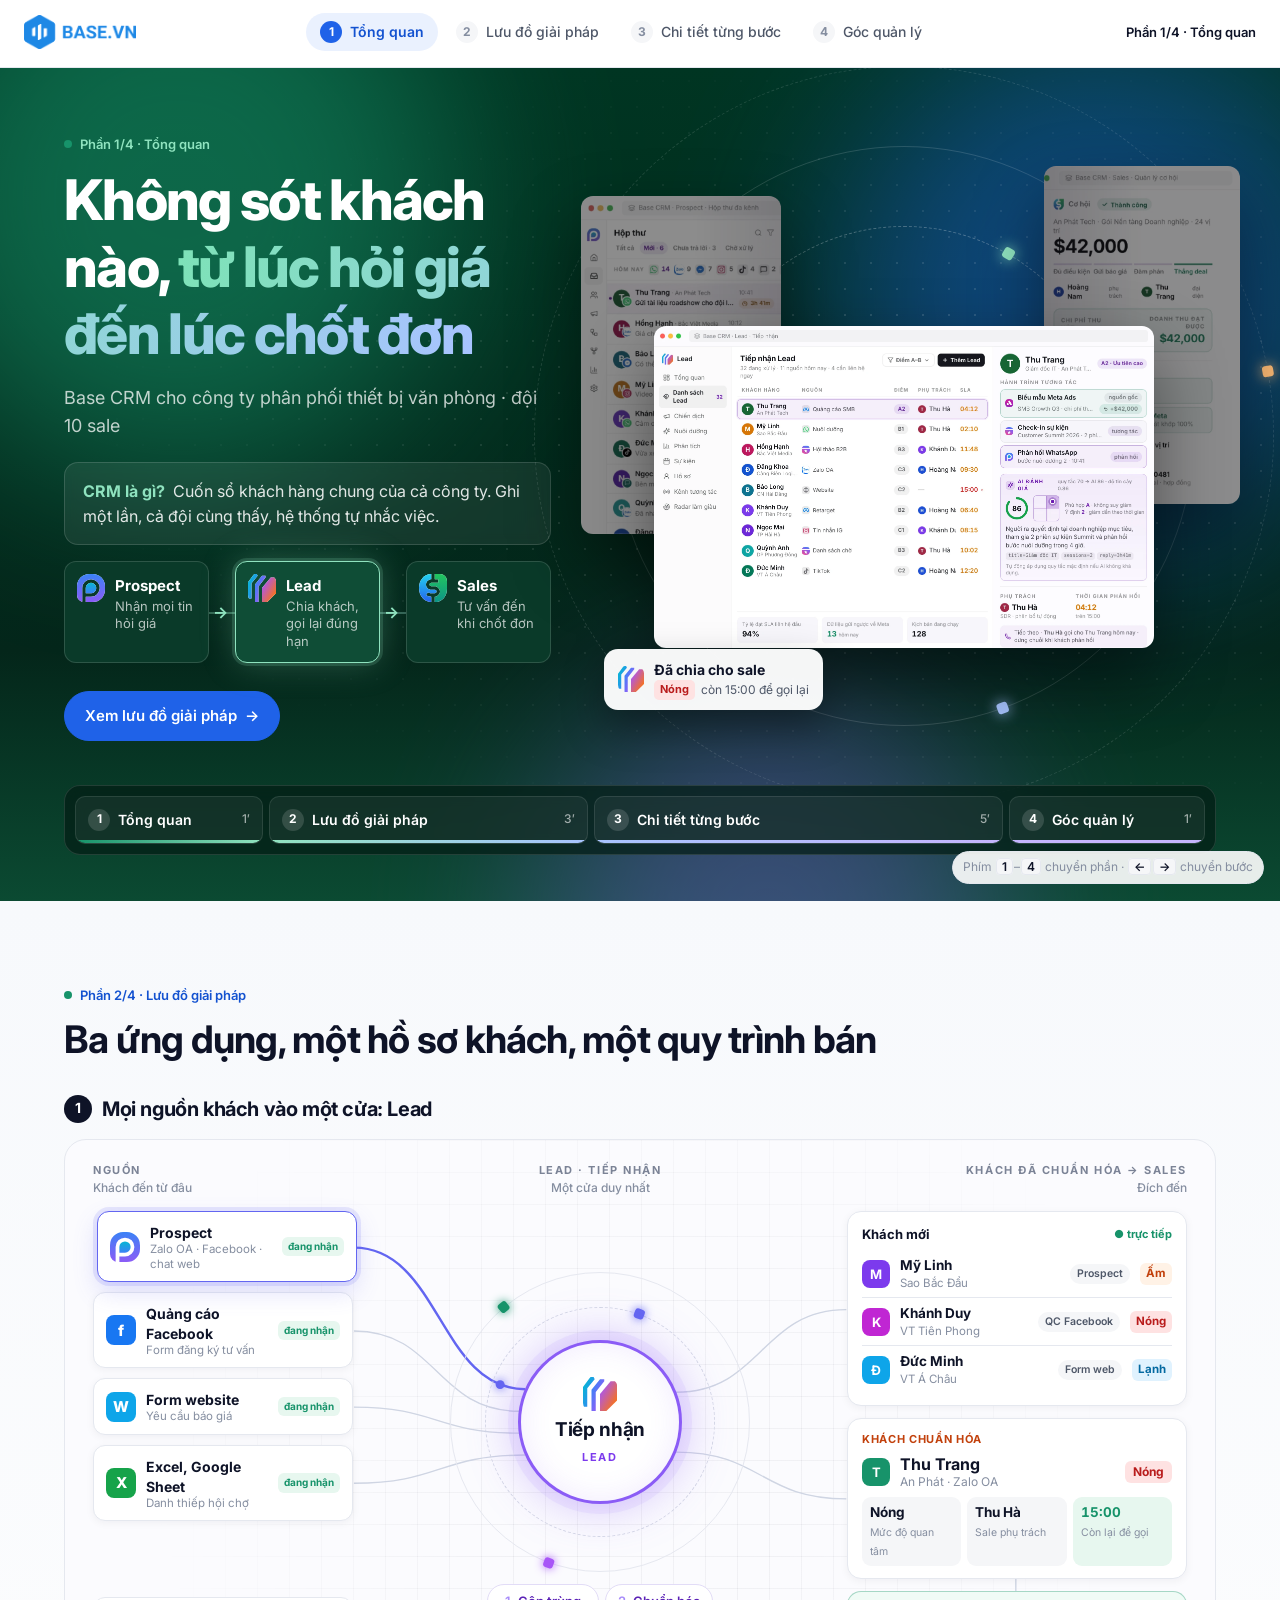
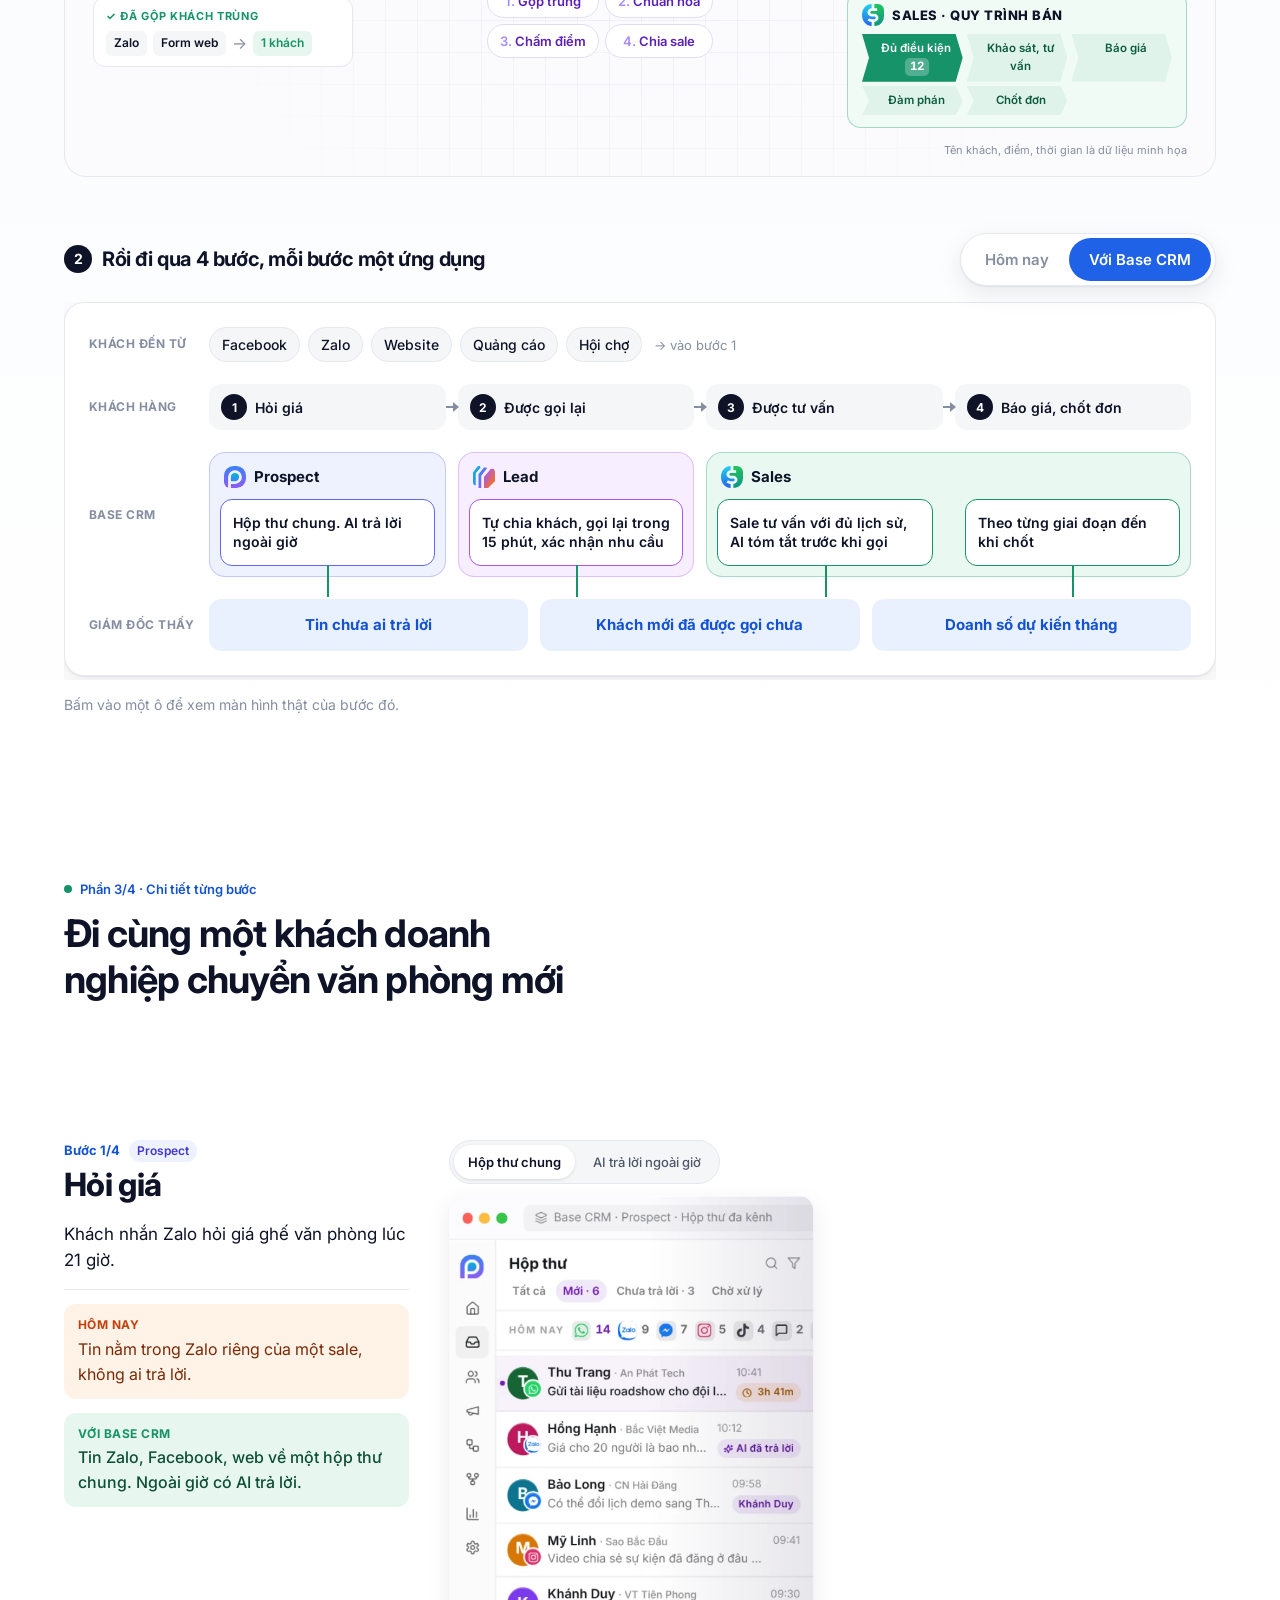
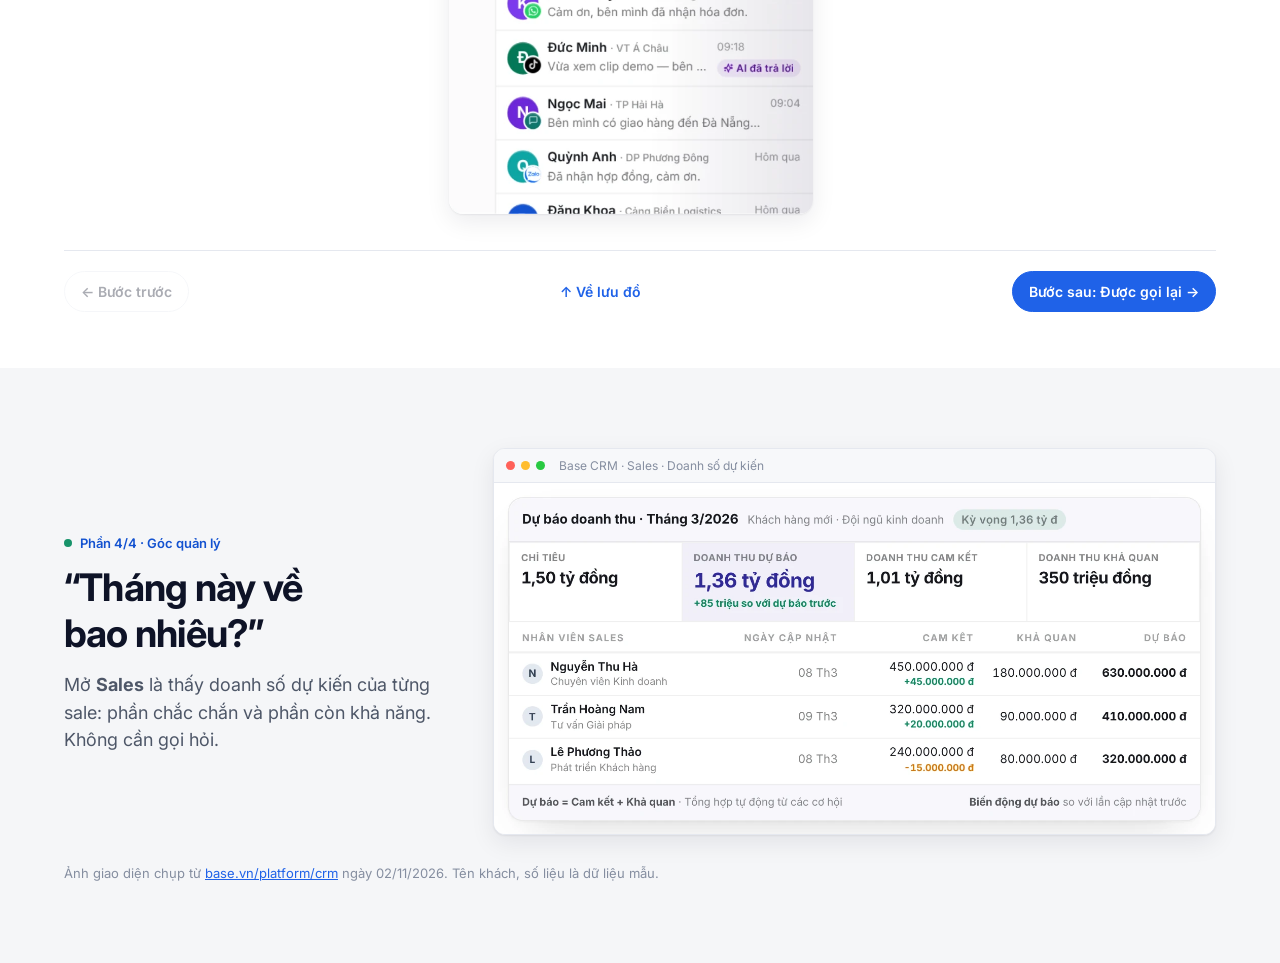
<file: index.html>
<!doctype html>
<html lang="vi" class="no-js">
<head>
<meta charset="utf-8">
<meta name="viewport" content="width=device-width, initial-scale=1">
<title>Giải pháp Base CRM · Phân phối thiết bị văn phòng</title>
<meta name="description" content="Solution design Base CRM với 3 ứng dụng Prospect, Lead, Sales cho công ty phân phối thiết bị văn phòng có 10 sale.">
<link rel="icon" type="image/png" href="assets/brand/favicon.png">
<link rel="preconnect" href="https://fonts.googleapis.com">
<link rel="preconnect" href="https://fonts.gstatic.com" crossorigin>
<link href="https://fonts.googleapis.com/css2?family=Inter:wght@400;500;600;700;800&display=swap" rel="stylesheet">
<link rel="stylesheet" href="style.css?v=20">
</head>
<body>
<a class="skip" href="#tong-quan">Bỏ qua thanh điều hướng</a>

<header class="top" id="top">
  <div class="top-in">
    <a class="logo" href="#tong-quan" aria-label="Về đầu tài liệu">
      <img src="assets/brand/logo-base.png" width="120" height="37" alt="Base.vn">
    </a>
    <nav class="tabs" id="tabs" aria-label="Các phần của tài liệu">
      <a href="#tong-quan"><b>1</b><span>Tổng quan</span></a>
      <a href="#giai-phap"><b>2</b><span>Lưu đồ giải pháp</span></a>
      <a href="#hanh-trinh"><b>3</b><span>Chi tiết từng bước</span></a>
      <a href="#quan-ly"><b>4</b><span>Góc quản lý</span></a>
    </nav>
    <p class="where" id="where" aria-live="polite"><span id="whereSec">Phần 1/4</span><span id="whereStep"></span></p>
  </div>
  <div class="bar" aria-hidden="true"><i id="bar"></i></div>
</header>

<main>

<!-- ============ 1. TỔNG QUAN ============ -->
<section id="tong-quan" class="sec hero" data-name="Tổng quan" aria-labelledby="h1">
  <div class="hero-bg" aria-hidden="true">
    <div class="aurora"><i class="b1"></i><i class="b2"></i><i class="b3"></i></div>
    <div class="dots"></div>
  </div>
  <div class="wrap hero-grid">
    <div class="hero-copy">
      <p class="part">Phần 1/4 · Tổng quan</p>
      <h1 id="h1">Không sót khách nào, <em>từ lúc hỏi giá đến lúc chốt đơn</em></h1>
      <p class="lead">Base CRM cho công ty phân phối thiết bị văn phòng · đội 10 sale</p>
      <p class="what"><b>CRM là gì?</b> Cuốn sổ khách hàng chung của cả công ty. Ghi một lần, cả đội cùng thấy, hệ thống tự nhắc việc.</p>
      <ul class="apps" id="heroApps" aria-label="Ba ứng dụng trong giải pháp">
        <li><img src="assets/brand/app-prospect.svg" alt="" width="28" height="28"><div><b>Prospect</b><span>Nhận mọi tin hỏi giá</span></div></li>
        <li><img src="assets/brand/app-lead.svg" alt="" width="28" height="28"><div><b>Lead</b><span>Chia khách, gọi lại đúng hạn</span></div></li>
        <li><img src="assets/brand/app-sales.svg" alt="" width="28" height="28"><div><b>Sales</b><span>Tư vấn đến khi chốt đơn</span></div></li>
      </ul>
      <div class="cta">
        <a class="btn" href="#giai-phap">Xem lưu đồ giải pháp <span aria-hidden="true">→</span></a>
      </div>
    </div>

    <div class="hero-shots" id="heroShots" aria-label="Ảnh giao diện 3 ứng dụng Base CRM">
      <div class="hrings" data-depth="6" aria-hidden="true">
        <span class="hr r1"><i style="--a:30deg;--c:#8fe3bf"></i></span>
        <span class="hr r2"><i style="--a:160deg;--c:#a8c4ff"></i><i style="--a:290deg;--c:#c4b5fd"></i></span>
        <span class="hr r3"><i style="--a:80deg;--c:#fdba74"></i></span>
      </div>
      <div class="hs hs-l" data-depth="14" data-app="0"><img src="assets/he-thong/prospect-hopthu.webp" width="586" height="993" alt="Prospect: hộp thư chung"></div>
      <div class="hs hs-r" data-depth="18" data-app="2"><img src="assets/he-thong/sales-cohoi.webp" width="575" height="993" alt="Sales: một cơ hội bán đi qua các giai đoạn"></div>
      <div class="hs hs-c" data-depth="8" data-app="1"><img src="assets/he-thong/lead-hoso.webp" width="1996" height="1286" alt="Lead: danh sách khách mới và hồ sơ một khách"></div>

      <div class="toast t1" data-app="0" aria-hidden="true"><img src="assets/brand/app-prospect.svg" alt="" width="26" height="26"><div><b>Tin Zalo mới</b><small>Hỏi giá 40 ghế công thái học · 21:04</small></div></div>
      <div class="toast t2" data-app="1" aria-hidden="true"><img src="assets/brand/app-lead.svg" alt="" width="26" height="26"><div><b>Đã chia cho sale</b><small><span class="score hot">Nóng</span> còn 15:00 để gọi lại</small></div></div>
      <div class="toast t3" data-app="2" aria-hidden="true"><img src="assets/brand/app-sales.svg" alt="" width="26" height="26"><div><b>Chuyển sang Sales</b><small>Đủ điều kiện · hẹn khảo sát</small></div></div>
    </div>
  </div>
  <div class="wrap">
    <div class="agenda" aria-label="Lộ trình trình bày 10 phút">
      <ol class="ag-bar">
        <li style="--m:1"><a href="#tong-quan"><b>1</b><span>Tổng quan</span><small>1′</small></a></li>
        <li style="--m:3"><a href="#giai-phap"><b>2</b><span>Lưu đồ giải pháp</span><small>3′</small></a></li>
        <li style="--m:5"><a href="#hanh-trinh"><b>3</b><span>Chi tiết từng bước</span><small>5′</small></a></li>
        <li style="--m:1"><a href="#quan-ly"><b>4</b><span>Góc quản lý</span><small>1′</small></a></li>
      </ol>
    </div>
  </div>
</section>

<!-- ============ 2. LƯU ĐỒ GIẢI PHÁP ============ -->
<section id="giai-phap" class="sec flow-sec" data-name="Lưu đồ giải pháp" aria-labelledby="h-gp">
  <div class="wrap">
    <div class="sec-head">
      <p class="part">Phần 2/4 · Lưu đồ giải pháp</p>
      <h2 id="h-gp">Ba ứng dụng, một hồ sơ khách, một quy trình bán</h2>
    </div>

    <!-- Khối 1: một cửa tiếp nhận -->
    <h3 class="blk-h" id="mot-cua"><b>1</b>Mọi nguồn khách vào một cửa: Lead</h3>
    <div class="hub" id="hub">
      <svg class="hub-lines" id="hubLines" aria-hidden="true"></svg>
      <div class="grid-bg" aria-hidden="true"></div>

      <p class="col-h h-src">Nguồn<small>Khách đến từ đâu</small></p>
      <p class="col-h h-mid">Lead · Tiếp nhận<small>Một cửa duy nhất</small></p>
      <p class="col-h h-out">Khách đã chuẩn hóa → Sales<small>Đích đến</small></p>

      <ul class="srcs" aria-label="Các nguồn khách">
        <li class="src" data-src="0"><img class="ic" src="assets/brand/app-prospect.svg" alt="" width="30" height="30"><div><b>Prospect</b><small>Zalo OA · Facebook · chat web</small></div><em>đang nhận</em></li>
        <li class="src" data-src="1"><span class="ic" style="--c:#1877F2">f</span><div><b>Quảng cáo Facebook</b><small>Form đăng ký tư vấn</small></div><em>đang nhận</em></li>
        <li class="src" data-src="2"><span class="ic" style="--c:#0EA5E9">W</span><div><b>Form website</b><small>Yêu cầu báo giá</small></div><em>đang nhận</em></li>
        <li class="src" data-src="3"><span class="ic" style="--c:#16A34A">X</span><div><b>Excel, Google Sheet</b><small>Danh thiếp hội chợ</small></div><em>đang nhận</em></li>
      </ul>

      <div class="dupc" id="hubDup">
        <p>✓ Đã gộp khách trùng</p>
        <div><span class="mini">Zalo</span><span class="mini">Form web</span><span class="arr">→</span><span class="mini one">1 khách</span></div>
      </div>

      <div class="mid">
        <div class="core-wrap" id="hubCore" aria-hidden="true">
          <span class="ring r1"><i style="--a:20deg;--c:#6366F1"></i></span>
          <span class="ring r2"><i style="--a:200deg;--c:#A855F7"></i><i style="--a:320deg;--c:#17936a"></i></span>
          <div class="core">
            <img src="assets/brand/app-lead.svg" alt="" width="34" height="34">
            <b>Tiếp nhận</b>
            <small>Lead</small>
          </div>
        </div>
        <ol class="proc">
          <li>Gộp trùng</li><li>Chuẩn hóa</li><li>Chấm điểm</li><li>Chia sale</li>
        </ol>
      </div>

      <div class="outs">
        <div class="hcard" id="hubIn">
          <p class="hcard-h">Khách mới <span class="live">● trực tiếp</span></p>
          <ul class="hub-list" id="hubList">
            <li><span class="av" style="background:#7c3aed">M</span><div class="nm"><b>Mỹ Linh</b><small>Sao Bắc Đẩu</small></div><span class="chip">Prospect</span><span class="score warm">Ấm</span></li>
            <li><span class="av" style="background:#c026d3">K</span><div class="nm"><b>Khánh Duy</b><small>VT Tiên Phong</small></div><span class="chip">QC Facebook</span><span class="score hot">Nóng</span></li>
            <li><span class="av" style="background:#0ea5e9">Đ</span><div class="nm"><b>Đức Minh</b><small>VT Á Châu</small></div><span class="chip">Form web</span><span class="score cold">Lạnh</span></li>
          </ul>
        </div>
        <div class="hcard std" id="hubStd">
          <p class="hcard-h warm">Khách chuẩn hóa</p>
          <div class="std-who"><span class="av" id="stdAv">T</span><div><b id="stdName">Thu Trang</b><small id="stdSub">An Phát · Zalo OA</small></div><em id="stdScore" class="score hot">Nóng</em></div>
          <div class="std-tiles">
            <div><b id="stdAi">Nóng</b><small>Mức độ quan tâm</small></div>
            <div><b id="stdSale">Thu Hà</b><small>Sale phụ trách</small></div>
            <div class="t"><b id="hubTimer">15:00</b><small>Còn lại để gọi</small></div>
          </div>
        </div>
        <div class="dst" id="hubDst">
          <p class="dst-h"><img src="assets/brand/app-sales.svg" alt="" width="22" height="22">Sales · Quy trình bán</p>
          <ol class="pipe">
            <li class="cur">Đủ điều kiện <b id="dstCount">12</b></li><li>Khảo sát, tư vấn</li><li>Báo giá</li><li>Đàm phán</li><li>Chốt đơn</li>
          </ol>
        </div>
      </div>
      <p class="hub-note">Tên khách, điểm, thời gian là dữ liệu minh họa</p>
    </div>

    <!-- Khối 2: hành trình 4 bước -->
    <div class="blk-row">
      <h3 class="blk-h"><b>2</b>Rồi đi qua 4 bước, mỗi bước một ứng dụng</h3>
      <div class="mode" role="radiogroup" aria-label="Chế độ xem lưu đồ">
        <button type="button" role="radio" aria-checked="false" data-mode="before">Hôm nay</button>
        <button type="button" role="radio" aria-checked="true" data-mode="after">Với Base CRM</button>
      </div>
    </div>

    <div class="flow-scroll">
    <div class="flow is-after" id="flow">

      <div class="lane-l">Khách đến từ</div>
      <div class="row-in">
        <span class="ch">Facebook</span><span class="ch">Zalo</span><span class="ch">Website</span><span class="ch">Quảng cáo</span><span class="ch">Hội chợ</span>
      </div>

      <div class="lane-l">Khách hàng</div>
      <ol class="row-steps">
        <li><b>1</b>Hỏi giá</li>
        <li><b>2</b>Được gọi lại</li>
        <li><b>3</b>Được tư vấn</li>
        <li><b>4</b>Báo giá, chốt đơn</li>
      </ol>

      <div class="lane-l"><span class="only-after">Base CRM</span><span class="only-before">Đội bán hàng</span></div>
      <div class="row-apps">
        <div class="app-blk p">
          <p class="app-h"><img src="assets/brand/app-prospect.svg" alt="" width="22" height="22">Prospect</p>
          <div class="mods"><a href="#buoc-1" class="mod"><span class="a">Hộp thư chung. AI trả lời ngoài giờ</span><span class="b">Tin nằm trong Zalo riêng, sót khách</span></a></div>
        </div>
        <div class="app-blk l">
          <p class="app-h"><img src="assets/brand/app-lead.svg" alt="" width="22" height="22">Lead</p>
          <div class="mods"><a href="#buoc-2" class="mod"><span class="a">Tự chia khách, gọi lại trong 15 phút, xác nhận nhu cầu</span><span class="b">Chia tay qua Zalo, gọi chậm</span></a></div>
        </div>
        <div class="app-blk s span2">
          <p class="app-h"><img src="assets/brand/app-sales.svg" alt="" width="22" height="22">Sales</p>
          <div class="mods">
            <a href="#buoc-3" class="mod"><span class="a">Sale tư vấn với đủ lịch sử, AI tóm tắt trước khi gọi</span><span class="b">Đổi người là hỏi lại từ đầu</span></a>
            <a href="#buoc-4" class="mod"><span class="a">Theo từng giai đoạn đến khi chốt</span><span class="b">Báo giá xong quên theo</span></a>
          </div>
        </div>
      </div>

      <div class="lane-l">Giám đốc thấy</div>
      <div class="row-out">
        <div class="out-a">
          <a href="#buoc-1" class="out">Tin chưa ai trả lời</a>
          <a href="#buoc-2" class="out">Khách mới đã được gọi chưa</a>
          <a href="#quan-ly" class="out">Doanh số dự kiến tháng</a>
        </div>
        <div class="out-b">Phải gọi hỏi từng sale</div>
      </div>
    </div>
    </div>

    <p class="flow-hint">Bấm vào một ô để xem màn hình thật của bước đó.</p>
  </div>
</section>

<!-- ============ 3. CHI TIẾT TỪNG BƯỚC ============ -->
<section id="hanh-trinh" class="sec journey" data-name="Chi tiết từng bước" aria-labelledby="h-ht">
  <div class="wrap">
    <div class="sec-head">
      <p class="part">Phần 3/4 · Chi tiết từng bước</p>
      <h2 id="h-ht">Đi cùng một khách doanh nghiệp chuyển văn phòng mới</h2>
    </div>
  </div>

  <div class="rail-wrap" id="railWrap">
    <div class="wrap rail-in">
      <button class="nav-btn" id="prevStep" type="button" aria-label="Bước trước">←</button>
      <ol class="rail" id="rail" role="tablist" aria-label="Bốn bước trong hành trình khách">
        <li role="presentation"><button role="tab" id="t1" aria-controls="buoc-1" data-step="1"><b>1</b><span>Hỏi giá<small>Prospect</small></span></button></li>
        <li role="presentation"><button role="tab" id="t2" aria-controls="buoc-2" data-step="2"><b>2</b><span>Được gọi lại<small>Lead</small></span></button></li>
        <li role="presentation"><button role="tab" id="t3" aria-controls="buoc-3" data-step="3"><b>3</b><span>Được tư vấn<small>Sales</small></span></button></li>
        <li role="presentation"><button role="tab" id="t4" aria-controls="buoc-4" data-step="4"><b>4</b><span>Báo giá, chốt đơn<small>Sales</small></span></button></li>
      </ol>
      <button class="nav-btn" id="nextStep" type="button" aria-label="Bước sau">→</button>
    </div>
    <div class="rail-line" aria-hidden="true"><i id="railFill"></i></div>
  </div>

  <div class="wrap panels" id="panels">

    <article class="panel" id="buoc-1" role="tabpanel" aria-labelledby="t1" data-step="1" data-title="Hỏi giá">
      <div class="p-copy">
        <p class="p-count">Bước 1/4 <span class="app-tag p">Prospect</span></p>
        <h3>Hỏi giá</h3>
        <p class="who">Khách nhắn Zalo hỏi giá ghế văn phòng lúc 21 giờ.</p>
        <p class="ba b"><span>Hôm nay</span>Tin nằm trong Zalo riêng của một sale, không ai trả lời.</p>
        <p class="ba a"><span>Với Base CRM</span>Tin Zalo, Facebook, web về một hộp thư chung. Ngoài giờ có AI trả lời.</p>
      </div>
      <div class="p-shots" data-shots>
        <div class="shot-tabs" role="tablist" aria-label="Màn hình bước 1">
          <button role="tab" aria-selected="true">Hộp thư chung</button>
          <button role="tab" aria-selected="false">AI trả lời ngoài giờ</button>
        </div>
        <figure class="shot raw tall is-on" data-cap="Bước 1 · Prospect · Hộp thư chung">
          <button class="zoom" type="button" aria-label="Phóng to ảnh"><img src="assets/he-thong/prospect-hopthu.webp" width="586" height="993" loading="lazy" alt="Hộp thư chung: tin nhắn từ Zalo, WhatsApp, Messenger, Instagram, TikTok về một chỗ"></button>
        </figure>
        <figure class="win shot" data-cap="Bước 1 · Prospect · AI trả lời">
          <div class="win-bar"><i></i><i></i><i></i><span>Base CRM · Prospect · Hộp thư</span></div>
          <button class="zoom" type="button" aria-label="Phóng to ảnh"><img src="assets/he-thong/prospect.webp" width="1182" height="424" loading="lazy" alt="Tin nhắn có nhãn Trợ lý AI đã trả lời sau 45 giây"></button>
        </figure>
      </div>
    </article>

    <article class="panel" id="buoc-2" role="tabpanel" aria-labelledby="t2" data-step="2" data-title="Được gọi lại">
      <div class="p-copy">
        <p class="p-count">Bước 2/4 <span class="app-tag l">Lead</span></p>
        <h3>Được gọi lại</h3>
        <p class="who">Khách chờ được gọi, đồng thời hỏi thêm 2 nơi khác.</p>
        <p class="ba b"><span>Hôm nay</span>Chia khách bằng tay, hôm sau mới gọi. Đối thủ gọi trước.</p>
        <p class="ba a"><span>Với Base CRM</span>Tự chia khách, đếm 15 phút. Gọi lại xác nhận nhu cầu, đủ điều kiện thì chuyển sang Sales.</p>
      </div>
      <div class="p-shots" data-shots>
        <div class="shot-tabs" role="tablist" aria-label="Màn hình bước 2">
          <button role="tab" aria-selected="true">Chia khách</button>
          <button role="tab" aria-selected="false">Gọi ai trước</button>
          <button role="tab" aria-selected="false">Hồ sơ khách</button>
        </div>
        <figure class="win shot is-on" data-cap="Bước 2 · Lead · Chia khách">
          <div class="win-bar"><i></i><i></i><i></i><span>Base CRM · Lead · Chia khách</span></div>
          <button class="zoom" type="button" aria-label="Phóng to ảnh"><img src="assets/he-thong/lead.webp" width="1424" height="538" loading="lazy" alt="Mỗi khách có sale phụ trách và đồng hồ đếm ngược thời gian gọi"></button>
        </figure>
        <figure class="win shot" data-cap="Bước 2 · Lead · Gọi ai trước">
          <div class="win-bar"><i></i><i></i><i></i><span>Base CRM · Lead · AI xếp ưu tiên</span></div>
          <button class="zoom" type="button" aria-label="Phóng to ảnh"><img src="assets/he-thong/ai-uu-tien.webp" width="1800" height="990" loading="lazy" alt="Sáng có 240 khách mới, AI giải thích vì sao gọi khách này trước"></button>
        </figure>
        <figure class="shot raw" data-cap="Bước 2 · Lead · Hồ sơ khách">
          <button class="zoom" type="button" aria-label="Phóng to ảnh"><img src="assets/he-thong/lead-hoso.webp" width="1996" height="1286" loading="lazy" alt="Hồ sơ một khách trong Lead: nguồn, lịch sử tương tác, AI đánh giá, người gọi lại"></button>
        </figure>
      </div>
    </article>

    <article class="panel" id="buoc-3" role="tabpanel" aria-labelledby="t3" data-step="3" data-title="Được tư vấn">
      <div class="p-copy">
        <p class="p-count">Bước 3/4 <span class="app-tag s">Sales</span></p>
        <h3>Được tư vấn</h3>
        <p class="who">Sale hẹn đến khảo sát văn phòng mới của khách.</p>
        <p class="ba b"><span>Hôm nay</span>Sale không biết khách đã nói gì trước đó, phải hỏi lại từ đầu.</p>
        <p class="ba a"><span>Với Base CRM</span>Khách sang Sales giữ đủ lịch sử. AI tóm tắt cần biết gì trước khi gọi.</p>
      </div>
      <div class="p-shots" data-shots>
        <figure class="shot raw is-on" data-cap="Bước 3 · Sales · Hồ sơ khách và Copilot">
          <button class="zoom" type="button" aria-label="Phóng to ảnh"><img src="assets/he-thong/sales-hoso.webp" width="1800" height="1273" loading="lazy" alt="Hồ sơ khách trong Sales: người phụ trách, hoạt động gần nhất, liên hệ; bên phải Copilot trả lời cần biết gì trước khi gọi"></button>
        </figure>
      </div>
    </article>

    <article class="panel" id="buoc-4" role="tabpanel" aria-labelledby="t4" data-step="4" data-title="Báo giá, chốt đơn">
      <div class="p-copy">
        <p class="p-count">Bước 4/4 <span class="app-tag s">Sales</span></p>
        <h3>Báo giá, chốt đơn</h3>
        <p class="who">Khách nhận báo giá, thương lượng rồi đồng ý mua.</p>
        <p class="ba b"><span>Hôm nay</span>Gửi báo giá xong quên theo. Không ai biết đơn đang ở đâu.</p>
        <p class="ba a"><span>Với Base CRM</span>Bảng quy trình bán: thấy mỗi khách đang ở bước nào, đơn nào đang chậm.</p>
      </div>
      <div class="p-shots" data-shots>
        <div class="shot-tabs" role="tablist" aria-label="Màn hình bước 4">
          <button role="tab" aria-selected="true">Bảng quy trình bán</button>
          <button role="tab" aria-selected="false">Một đơn đã chốt</button>
        </div>
        <figure class="shot raw is-on" data-cap="Bước 4 · Sales · Bảng quy trình bán">
          <button class="zoom" type="button" aria-label="Phóng to ảnh"><img src="assets/he-thong/sales-bang.webp" width="1902" height="578" loading="lazy" alt="Bảng quy trình bán chia cột theo giai đoạn, mỗi thẻ là một khách, có giá trị và số ngày đang chậm"></button>
        </figure>
        <figure class="shot raw tall" data-cap="Bước 4 · Sales · Cơ hội bán">
          <button class="zoom" type="button" aria-label="Phóng to ảnh"><img src="assets/he-thong/sales-cohoi.webp" width="575" height="993" loading="lazy" alt="Cơ hội bán An Phát đi qua các giai đoạn: đủ điều kiện, gửi báo giá, đàm phán, thắng"></button>
        </figure>
      </div>
    </article>

    <div class="panel-foot">
      <button class="btn ghost sm" id="footPrev" type="button">← Bước trước</button>
      <a class="back" href="#giai-phap">↑ Về lưu đồ</a>
      <button class="btn sm" id="footNext" type="button">Bước sau →</button>
    </div>
  </div>
</section>

<!-- ============ 4. GÓC QUẢN LÝ ============ -->
<section id="quan-ly" class="sec alt" data-name="Góc quản lý" aria-labelledby="h-ql">
  <div class="wrap mgr-grid">
    <div>
      <p class="part">Phần 4/4 · Góc quản lý</p>
      <h2 id="h-ql">“Tháng này về bao nhiêu?”</h2>
      <p class="mgr-sub">Mở <b>Sales</b> là thấy doanh số dự kiến của từng sale: phần chắc chắn và phần còn khả năng. Không cần gọi hỏi.</p>
    </div>
    <figure class="win">
      <div class="win-bar"><i></i><i></i><i></i><span>Base CRM · Sales · Doanh số dự kiến</span></div>
      <button class="zoom" type="button" aria-label="Phóng to ảnh"><img src="assets/he-thong/sales.webp" width="1422" height="692" loading="lazy" alt="Chỉ tiêu, dự báo, phần chắc chắn và phần còn khả năng theo từng sale"></button>
    </figure>
  </div>
  <div class="wrap"><p class="source">Ảnh giao diện chụp từ <a href="https://base.vn/platform/crm" target="_blank" rel="noopener">base.vn/platform/crm</a> ngày 02/11/2026. Tên khách, số liệu là dữ liệu mẫu.</p></div>
</section>

</main>

<div class="lb" id="lb" role="dialog" aria-modal="true" aria-labelledby="lbCap" hidden>
  <div class="lb-top">
    <p id="lbCap"></p>
    <button type="button" class="lb-x" id="lbClose" aria-label="Đóng (Esc)">✕</button>
  </div>
  <div class="lb-body"><img id="lbImg" alt=""></div>
  <p class="lb-hint">Bấm ra ngoài hoặc nhấn Esc để quay lại đúng chỗ đang xem</p>
</div>

<p class="keys" aria-hidden="true">Phím <kbd>1</kbd>–<kbd>4</kbd> chuyển phần · <kbd>←</kbd><kbd>→</kbd> chuyển bước</p>

<script src="app.js?v=19"></script>
</body>
</html>
</file>
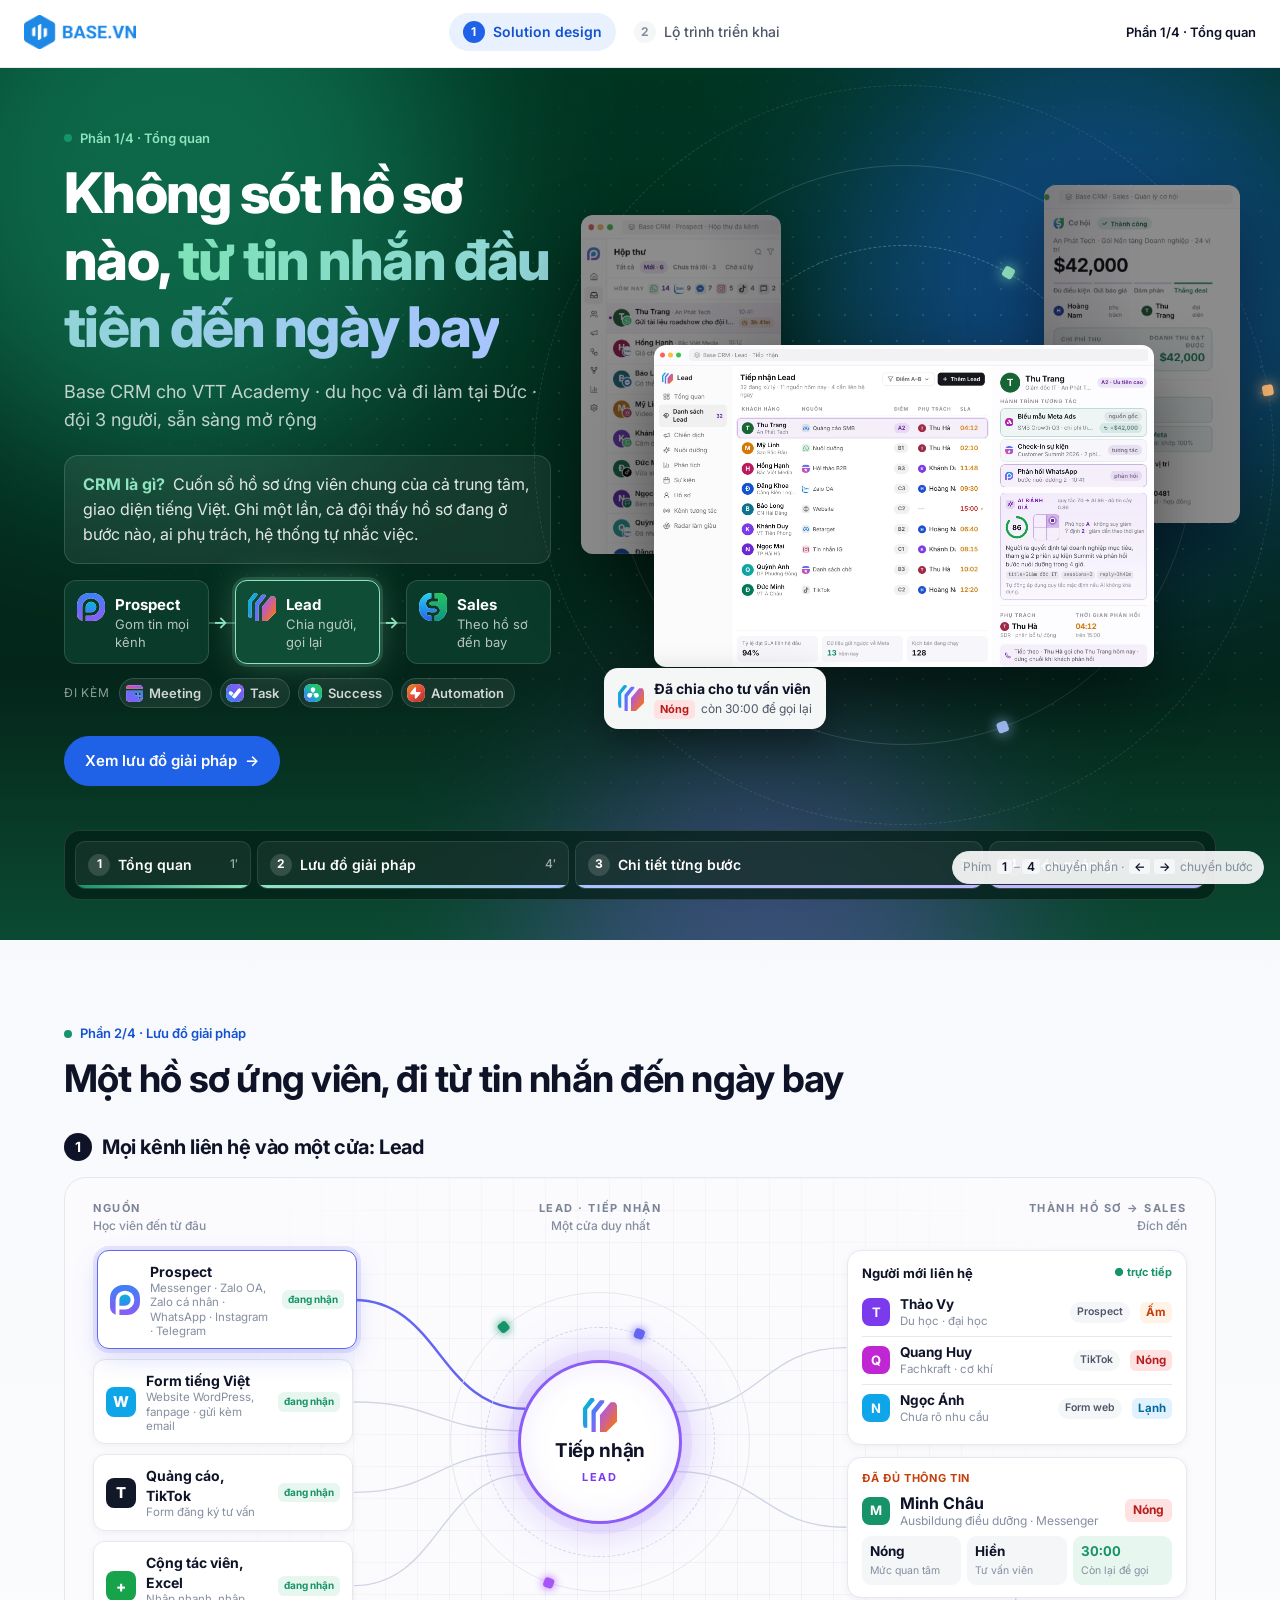
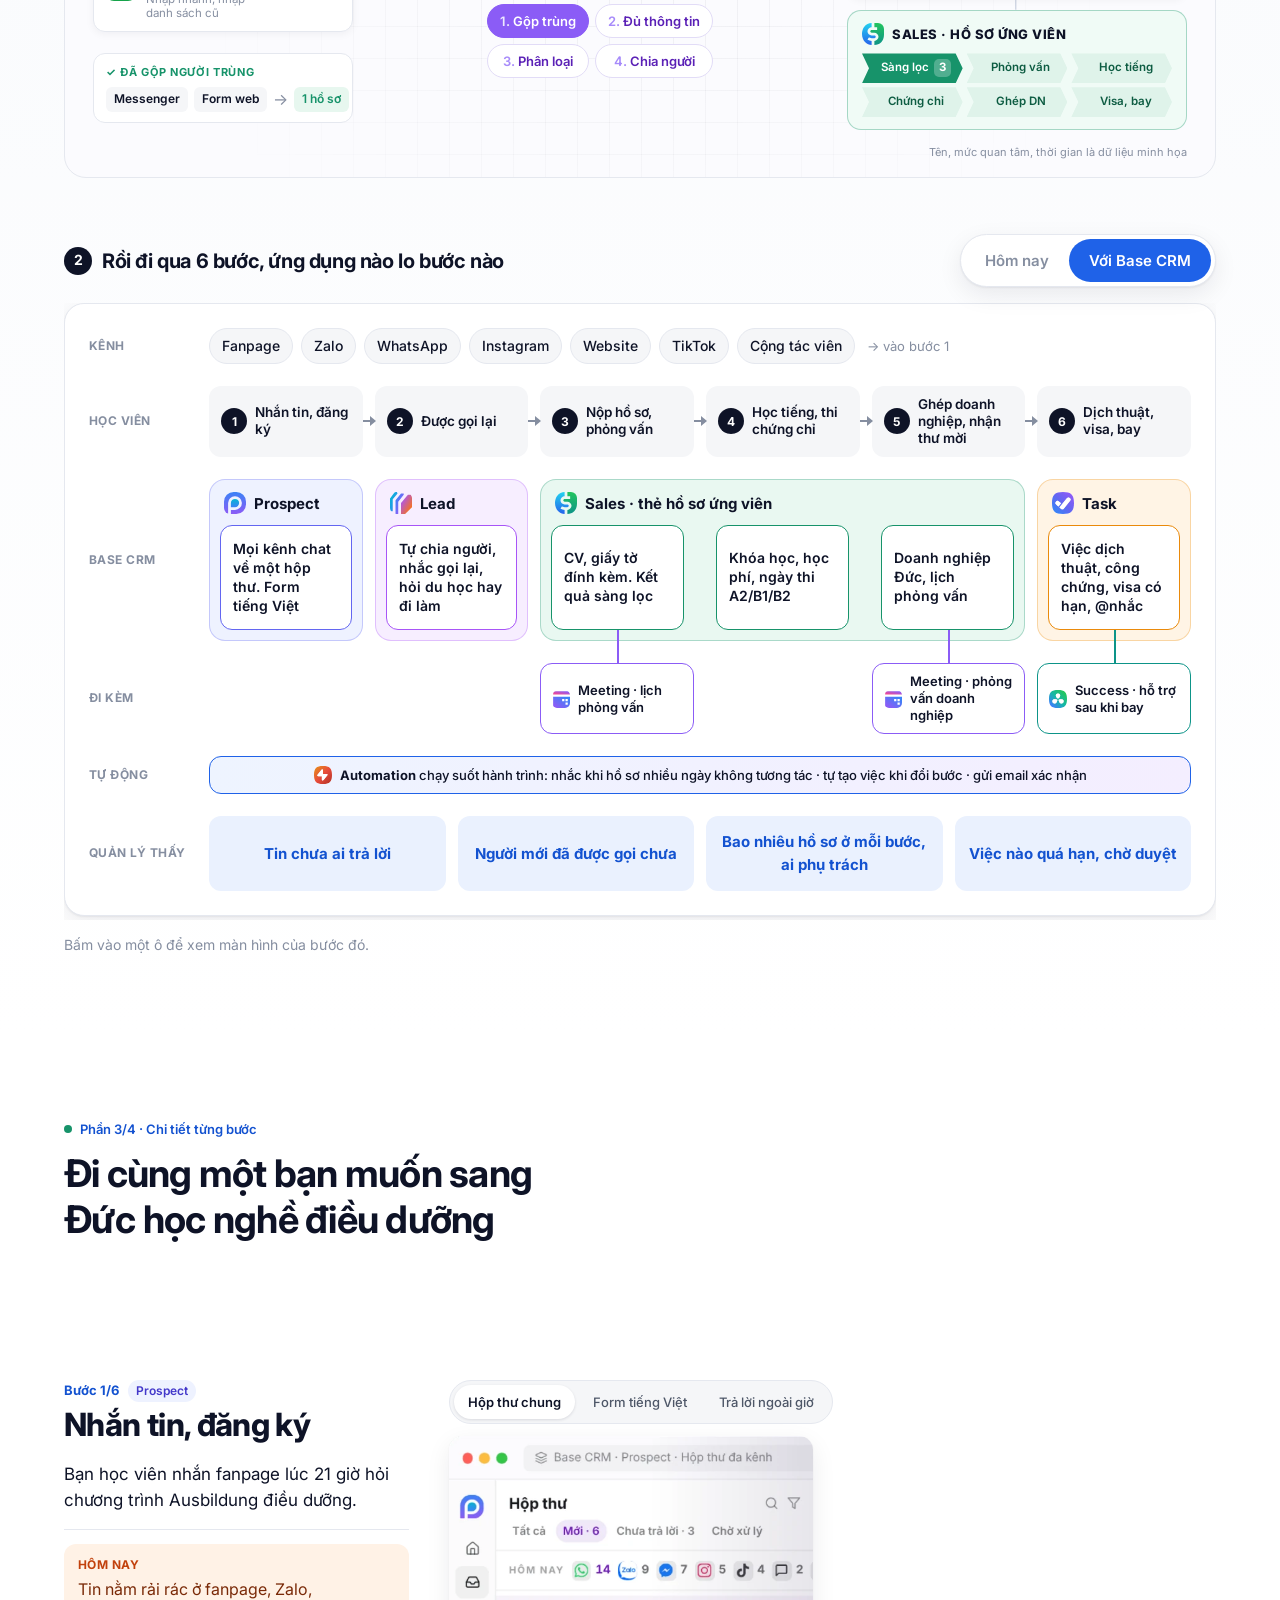
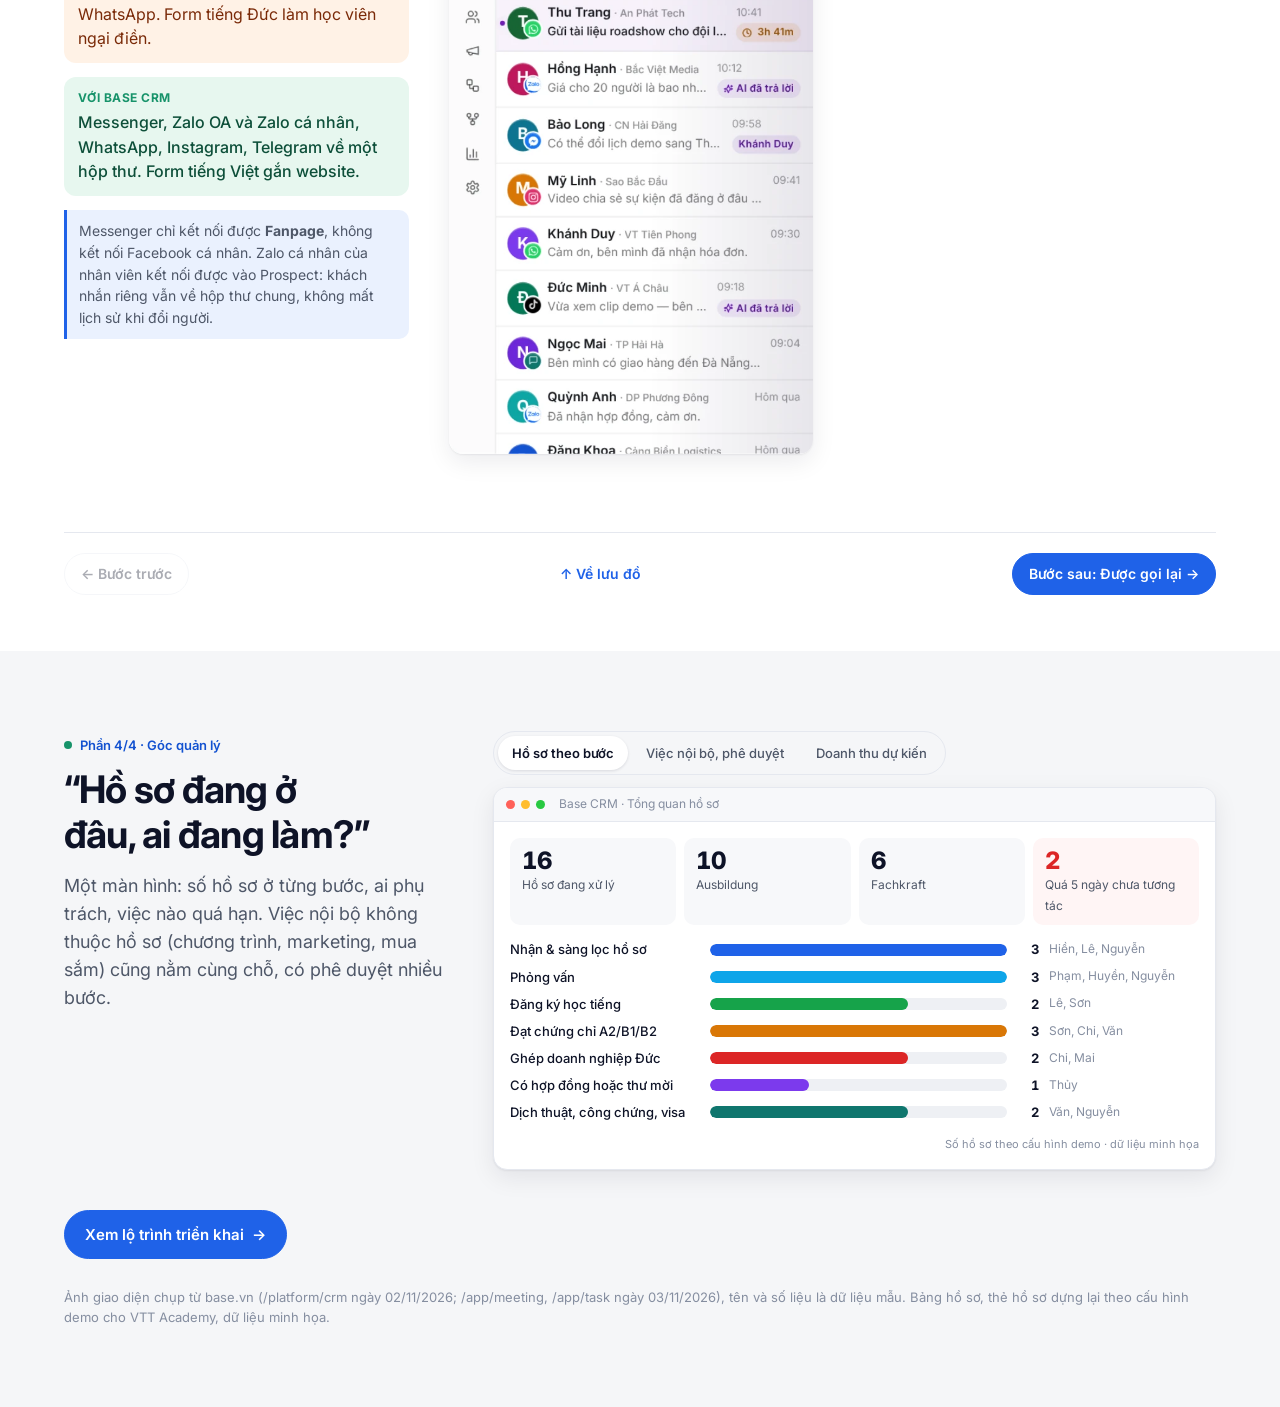
<file: vtt-academy/index.html>
<!doctype html>
<html lang="vi" class="no-js">
<head>
<meta charset="utf-8">
<meta name="viewport" content="width=device-width, initial-scale=1">
<title>Base CRM · VTT Academy</title>
<meta name="description" content="Solution design Base CRM cho VTT Academy: gom hồ sơ ứng viên du học và đi làm tại Đức về một nơi, theo dõi từ tin nhắn đầu tiên đến ngày bay.">
<link rel="icon" type="image/png" href="assets/brand/favicon.png">
<link rel="preconnect" href="https://fonts.googleapis.com">
<link rel="preconnect" href="https://fonts.gstatic.com" crossorigin>
<link href="https://fonts.googleapis.com/css2?family=Inter:wght@400;500;600;700;800&display=swap" rel="stylesheet">
<link rel="stylesheet" href="style.css?v=vtt3">
<link rel="stylesheet" href="lo-trinh.css?v=2">
</head>
<body>
<a class="skip" href="#tong-quan">Bỏ qua thanh điều hướng</a>

<header class="top" id="top">
  <div class="top-in">
    <a class="logo" href="#tong-quan" aria-label="Về đầu tài liệu">
      <img src="assets/brand/logo-base.png" width="120" height="37" alt="Base.vn">
    </a>
    <nav class="tabs views" id="tabs" aria-label="Tài liệu">
      <a href="#tong-quan" data-view="sd" aria-current="true"><b>1</b><span>Solution design</span></a>
      <a href="#lo-trinh" data-view="rm"><b>2</b><span>Lộ trình triển khai</span></a>
    </nav>
    <p class="where" id="where" aria-live="polite"><span id="whereSec">Phần 1/4</span><span id="whereStep"></span></p>
  </div>
  <div class="bar" aria-hidden="true"><i id="bar"></i></div>
</header>

<main id="view-sd">

<!-- ============ 1. TỔNG QUAN ============ -->
<section id="tong-quan" class="sec hero" data-name="Tổng quan" aria-labelledby="h1">
  <div class="hero-bg" aria-hidden="true">
    <div class="aurora"><i class="b1"></i><i class="b2"></i><i class="b3"></i></div>
    <div class="dots"></div>
  </div>
  <div class="wrap hero-grid">
    <div class="hero-copy">
      <p class="part">Phần 1/4 · Tổng quan</p>
      <h1 id="h1">Không sót hồ sơ nào, <em>từ tin nhắn đầu tiên đến ngày bay</em></h1>
      <p class="lead">Base CRM cho VTT Academy · du học và đi làm tại Đức · đội 3 người, sẵn sàng mở rộng</p>
      <p class="what"><b>CRM là gì?</b> Cuốn sổ hồ sơ ứng viên chung của cả trung tâm, giao diện tiếng Việt. Ghi một lần, cả đội thấy hồ sơ đang ở bước nào, ai phụ trách, hệ thống tự nhắc việc.</p>
      <ul class="apps" id="heroApps" aria-label="Ba ứng dụng chính">
        <li><img src="assets/brand/app-prospect.svg" alt="" width="28" height="28"><div><b>Prospect</b><span>Gom tin mọi kênh</span></div></li>
        <li><img src="assets/brand/app-lead.svg" alt="" width="28" height="28"><div><b>Lead</b><span>Chia người, gọi lại</span></div></li>
        <li><img src="assets/brand/app-sales.svg" alt="" width="28" height="28"><div><b>Sales</b><span>Theo hồ sơ đến bay</span></div></li>
      </ul>
      <p class="more-apps"><span>Đi kèm</span>
        <i><img src="assets/brand/app-meeting.svg" alt="" width="18" height="18">Meeting</i>
        <i><img src="assets/brand/app-task.svg" alt="" width="18" height="18">Task</i>
        <i><img src="assets/brand/app-success.svg" alt="" width="18" height="18">Success</i>
        <i><img src="assets/brand/app-automation.svg" alt="" width="18" height="18">Automation</i>
      </p>
      <div class="cta">
        <a class="btn" href="#giai-phap">Xem lưu đồ giải pháp <span aria-hidden="true">→</span></a>
      </div>
    </div>

    <div class="hero-shots" id="heroShots" aria-label="Ảnh giao diện 3 ứng dụng Base CRM">
      <div class="hrings" data-depth="6" aria-hidden="true">
        <span class="hr r1"><i style="--a:30deg;--c:#8fe3bf"></i></span>
        <span class="hr r2"><i style="--a:160deg;--c:#a8c4ff"></i><i style="--a:290deg;--c:#c4b5fd"></i></span>
        <span class="hr r3"><i style="--a:80deg;--c:#fdba74"></i></span>
      </div>
      <div class="hs hs-l" data-depth="14" data-app="0"><img src="assets/he-thong/prospect-hopthu.webp" width="586" height="993" alt="Prospect: hộp thư chung nhiều kênh"></div>
      <div class="hs hs-r" data-depth="18" data-app="2"><img src="assets/he-thong/sales-cohoi.webp" width="575" height="993" alt="Sales: một hồ sơ đi qua các giai đoạn"></div>
      <div class="hs hs-c" data-depth="8" data-app="1"><img src="assets/he-thong/lead-hoso.webp" width="1996" height="1286" alt="Lead: danh sách người mới liên hệ và hồ sơ một người"></div>

      <div class="toast t1" data-app="0" aria-hidden="true"><img src="assets/brand/app-prospect.svg" alt="" width="26" height="26"><div><b>Tin Messenger mới</b><small>Hỏi Ausbildung điều dưỡng · 21:04</small></div></div>
      <div class="toast t2" data-app="1" aria-hidden="true"><img src="assets/brand/app-lead.svg" alt="" width="26" height="26"><div><b>Đã chia cho tư vấn viên</b><small><span class="score hot">Nóng</span> còn 30:00 để gọi lại</small></div></div>
      <div class="toast t3" data-app="2" aria-hidden="true"><img src="assets/brand/app-sales.svg" alt="" width="26" height="26"><div><b>Thành hồ sơ ứng viên</b><small>Ausbildung · Nhận &amp; sàng lọc hồ sơ</small></div></div>
    </div>
  </div>
  <div class="wrap">
    <div class="agenda" aria-label="Các phần trình bày">
      <ol class="ag-bar">
        <li style="--m:1"><a href="#tong-quan"><b>1</b><span>Tổng quan</span><small>1′</small></a></li>
        <li style="--m:4"><a href="#giai-phap"><b>2</b><span>Lưu đồ giải pháp</span><small>4′</small></a></li>
        <li style="--m:7"><a href="#hanh-trinh"><b>3</b><span>Chi tiết từng bước</span><small>7′</small></a></li>
        <li style="--m:2"><a href="#quan-ly"><b>4</b><span>Góc quản lý</span><small>2′</small></a></li>
      </ol>
    </div>
  </div>
</section>

<!-- ============ 2. LƯU ĐỒ GIẢI PHÁP ============ -->
<section id="giai-phap" class="sec flow-sec" data-name="Lưu đồ giải pháp" aria-labelledby="h-gp">
  <div class="wrap">
    <div class="sec-head">
      <p class="part">Phần 2/4 · Lưu đồ giải pháp</p>
      <h2 id="h-gp">Một hồ sơ ứng viên, đi từ tin nhắn đến ngày bay</h2>
    </div>

    <!-- Khối 1: một cửa tiếp nhận -->
    <h3 class="blk-h" id="mot-cua"><b>1</b>Mọi kênh liên hệ vào một cửa: Lead</h3>
    <div class="hub" id="hub">
      <svg class="hub-lines" id="hubLines" aria-hidden="true"></svg>
      <div class="grid-bg" aria-hidden="true"></div>

      <p class="col-h h-src">Nguồn<small>Học viên đến từ đâu</small></p>
      <p class="col-h h-mid">Lead · Tiếp nhận<small>Một cửa duy nhất</small></p>
      <p class="col-h h-out">Thành hồ sơ → Sales<small>Đích đến</small></p>

      <ul class="srcs" aria-label="Các nguồn học viên">
        <li class="src" data-src="0"><img class="ic" src="assets/brand/app-prospect.svg" alt="" width="30" height="30"><div><b>Prospect</b><small>Messenger · Zalo OA, Zalo cá nhân · WhatsApp · Instagram · Telegram</small></div><em>đang nhận</em></li>
        <li class="src" data-src="1"><span class="ic" style="--c:#0EA5E9">W</span><div><b>Form tiếng Việt</b><small>Website WordPress, fanpage · gửi kèm email</small></div><em>đang nhận</em></li>
        <li class="src" data-src="2"><span class="ic" style="--c:#111827">T</span><div><b>Quảng cáo, TikTok</b><small>Form đăng ký tư vấn</small></div><em>đang nhận</em></li>
        <li class="src" data-src="3"><span class="ic" style="--c:#16A34A">+</span><div><b>Cộng tác viên, Excel</b><small>Nhập nhanh, nhập danh sách cũ</small></div><em>đang nhận</em></li>
      </ul>

      <div class="dupc" id="hubDup">
        <p>✓ Đã gộp người trùng</p>
        <div><span class="mini">Messenger</span><span class="mini">Form web</span><span class="arr">→</span><span class="mini one">1 hồ sơ</span></div>
      </div>

      <div class="mid">
        <div class="core-wrap" id="hubCore" aria-hidden="true">
          <span class="ring r1"><i style="--a:20deg;--c:#6366F1"></i></span>
          <span class="ring r2"><i style="--a:200deg;--c:#A855F7"></i><i style="--a:320deg;--c:#17936a"></i></span>
          <div class="core">
            <img src="assets/brand/app-lead.svg" alt="" width="34" height="34">
            <b>Tiếp nhận</b>
            <small>Lead</small>
          </div>
        </div>
        <ol class="proc">
          <li>Gộp trùng</li><li>Đủ thông tin</li><li>Phân loại</li><li>Chia người</li>
        </ol>
      </div>

      <div class="outs">
        <div class="hcard" id="hubIn">
          <p class="hcard-h">Người mới liên hệ <span class="live">● trực tiếp</span></p>
          <ul class="hub-list" id="hubList">
            <li><span class="av" style="background:#7c3aed">T</span><div class="nm"><b>Thảo Vy</b><small>Du học · đại học</small></div><span class="chip">Prospect</span><span class="score warm">Ấm</span></li>
            <li><span class="av" style="background:#c026d3">Q</span><div class="nm"><b>Quang Huy</b><small>Fachkraft · cơ khí</small></div><span class="chip">TikTok</span><span class="score hot">Nóng</span></li>
            <li><span class="av" style="background:#0ea5e9">N</span><div class="nm"><b>Ngọc Ánh</b><small>Chưa rõ nhu cầu</small></div><span class="chip">Form web</span><span class="score cold">Lạnh</span></li>
          </ul>
        </div>
        <div class="hcard std" id="hubStd">
          <p class="hcard-h warm">Đã đủ thông tin</p>
          <div class="std-who"><span class="av" id="stdAv">M</span><div><b id="stdName">Minh Châu</b><small id="stdSub">Ausbildung điều dưỡng · Messenger</small></div><em id="stdScore" class="score hot">Nóng</em></div>
          <div class="std-tiles">
            <div><b id="stdAi">Nóng</b><small>Mức quan tâm</small></div>
            <div><b id="stdSale">Hiền</b><small>Tư vấn viên</small></div>
            <div class="t"><b id="hubTimer">30:00</b><small>Còn lại để gọi</small></div>
          </div>
        </div>
        <div class="dst" id="hubDst">
          <p class="dst-h"><img src="assets/brand/app-sales.svg" alt="" width="22" height="22">Sales · Hồ sơ ứng viên</p>
          <ol class="pipe">
            <li class="cur">Sàng lọc <b id="dstCount">3</b></li><li>Phỏng vấn</li><li>Học tiếng</li><li>Chứng chỉ</li><li>Ghép DN</li><li>Visa, bay</li>
          </ol>
        </div>
      </div>
      <p class="hub-note">Tên, mức quan tâm, thời gian là dữ liệu minh họa</p>
    </div>

    <!-- Khối 2: hành trình 6 bước -->
    <div class="blk-row">
      <h3 class="blk-h"><b>2</b>Rồi đi qua 6 bước, ứng dụng nào lo bước nào</h3>
      <div class="mode" role="radiogroup" aria-label="Chế độ xem lưu đồ">
        <button type="button" role="radio" aria-checked="false" data-mode="before">Hôm nay</button>
        <button type="button" role="radio" aria-checked="true" data-mode="after">Với Base CRM</button>
      </div>
    </div>

    <div class="flow-scroll">
    <div class="flow six is-after" id="flow">

      <div class="lane-l">Kênh</div>
      <div class="row-in">
        <span class="ch">Fanpage</span><span class="ch">Zalo</span><span class="ch">WhatsApp</span><span class="ch">Instagram</span><span class="ch">Website</span><span class="ch">TikTok</span><span class="ch">Cộng tác viên</span>
      </div>

      <div class="lane-l">Học viên</div>
      <ol class="row-steps">
        <li><b>1</b>Nhắn tin, đăng ký</li>
        <li><b>2</b>Được gọi lại</li>
        <li><b>3</b>Nộp hồ sơ, phỏng vấn</li>
        <li><b>4</b>Học tiếng, thi chứng chỉ</li>
        <li><b>5</b>Ghép doanh nghiệp, nhận thư mời</li>
        <li><b>6</b>Dịch thuật, visa, bay</li>
      </ol>

      <div class="lane-l"><span class="only-after">Base CRM</span><span class="only-before">Đội tư vấn</span></div>
      <div class="row-apps">
        <div class="app-blk p">
          <p class="app-h"><img src="assets/brand/app-prospect.svg" alt="" width="22" height="22">Prospect</p>
          <div class="mods"><a href="#buoc-1" class="mod"><span class="a">Mọi kênh chat về một hộp thư. Form tiếng Việt</span><span class="b">Tin rải rác fanpage, Zalo cá nhân. Form tiếng Đức khó điền</span></a></div>
        </div>
        <div class="app-blk l">
          <p class="app-h"><img src="assets/brand/app-lead.svg" alt="" width="22" height="22">Lead</p>
          <div class="mods"><a href="#buoc-2" class="mod"><span class="a">Tự chia người, nhắc gọi lại, hỏi du học hay đi làm</span><span class="b">Ghi Excel tay, quên gọi lại</span></a></div>
        </div>
        <div class="app-blk s span3">
          <p class="app-h"><img src="assets/brand/app-sales.svg" alt="" width="22" height="22">Sales · thẻ hồ sơ ứng viên</p>
          <div class="mods">
            <a href="#buoc-3" class="mod"><span class="a">CV, giấy tờ đính kèm. Kết quả sàng lọc</span><span class="b">File nằm khắp Drive, Zalo</span></a>
            <a href="#buoc-4" class="mod"><span class="a">Khóa học, học phí, ngày thi A2/B1/B2</span><span class="b">Không nhớ ai thi ngày nào</span></a>
            <a href="#buoc-5" class="mod"><span class="a">Doanh nghiệp Đức, lịch phỏng vấn</span><span class="b">Hỏi nhau qua chat</span></a>
          </div>
        </div>
        <div class="app-blk t">
          <p class="app-h"><img src="assets/brand/app-task.svg" alt="" width="22" height="22">Task</p>
          <div class="mods"><a href="#buoc-6" class="mod"><span class="a">Việc dịch thuật, công chứng, visa có hạn, @nhắc</span><span class="b">Theo dõi bằng trí nhớ</span></a></div>
        </div>
      </div>

      <div class="lane-l">Đi kèm</div>
      <div class="row-add">
        <a href="#buoc-3" class="add m" style="grid-column:3"><img src="assets/brand/app-meeting.svg" alt="" width="18" height="18"><span class="a">Meeting · lịch phỏng vấn</span><span class="b">Hẹn qua tin nhắn</span></a>
        <a href="#buoc-5" class="add m" style="grid-column:5"><img src="assets/brand/app-meeting.svg" alt="" width="18" height="18"><span class="a">Meeting · phỏng vấn doanh nghiệp</span><span class="b">Hẹn lịch qua chat</span></a>
        <a href="#buoc-6" class="add u" style="grid-column:6"><img src="assets/brand/app-success.svg" alt="" width="18" height="18"><span class="a">Success · hỗ trợ sau khi bay</span><span class="b">Mất liên lạc sau khi bay</span></a>

      </div>

      <div class="lane-l">Tự động</div>
      <div class="row-auto">
        <div class="add auto"><img src="assets/brand/app-automation.svg" alt="" width="18" height="18"><span class="a"><b>Automation</b> chạy suốt hành trình: nhắc khi hồ sơ nhiều ngày không tương tác · tự tạo việc khi đổi bước · gửi email xác nhận</span><span class="b">Mọi việc nhắc nhau bằng miệng</span></div>
      </div>

      <div class="lane-l">Quản lý thấy</div>
      <div class="row-out">
        <div class="out-a">
          <a href="#buoc-1" class="out">Tin chưa ai trả lời</a>
          <a href="#buoc-2" class="out">Người mới đã được gọi chưa</a>
          <a href="#quan-ly" class="out" data-mgr="0">Bao nhiêu hồ sơ ở mỗi bước, ai phụ trách</a>
          <a href="#quan-ly" class="out" data-mgr="1">Việc nào quá hạn, chờ duyệt</a>
        </div>
        <div class="out-b">Mở Excel, hỏi từng người</div>
      </div>
    </div>
    </div>

    <p class="flow-hint">Bấm vào một ô để xem màn hình của bước đó.</p>
  </div>
</section>

<!-- ============ 3. CHI TIẾT TỪNG BƯỚC ============ -->
<section id="hanh-trinh" class="sec journey" data-name="Chi tiết từng bước" aria-labelledby="h-ht">
  <div class="wrap">
    <div class="sec-head">
      <p class="part">Phần 3/4 · Chi tiết từng bước</p>
      <h2 id="h-ht">Đi cùng một bạn muốn sang Đức học nghề điều dưỡng</h2>
    </div>
  </div>

  <div class="rail-wrap" id="railWrap">
    <div class="wrap rail-in">
      <button class="nav-btn" id="prevStep" type="button" aria-label="Bước trước">←</button>
      <ol class="rail six" id="rail" role="tablist" aria-label="Sáu bước trong hành trình học viên">
        <li role="presentation"><button role="tab" id="t1" aria-controls="buoc-1" data-step="1"><b>1</b><span>Nhắn tin<small>Prospect</small></span></button></li>
        <li role="presentation"><button role="tab" id="t2" aria-controls="buoc-2" data-step="2"><b>2</b><span>Được gọi lại<small>Lead</small></span></button></li>
        <li role="presentation"><button role="tab" id="t3" aria-controls="buoc-3" data-step="3"><b>3</b><span>Hồ sơ, phỏng vấn<small>Sales · Meeting</small></span></button></li>
        <li role="presentation"><button role="tab" id="t4" aria-controls="buoc-4" data-step="4"><b>4</b><span>Học tiếng, thi<small>Sales</small></span></button></li>
        <li role="presentation"><button role="tab" id="t5" aria-controls="buoc-5" data-step="5"><b>5</b><span>Ghép DN, thư mời<small>Sales · Meeting</small></span></button></li>
        <li role="presentation"><button role="tab" id="t6" aria-controls="buoc-6" data-step="6"><b>6</b><span>Visa, bay<small>Task · Success</small></span></button></li>
      </ol>
      <button class="nav-btn" id="nextStep" type="button" aria-label="Bước sau">→</button>
    </div>
    <div class="rail-line" aria-hidden="true"><i id="railFill"></i></div>
  </div>

  <div class="wrap panels" id="panels">

    <!-- Bước 1 -->
    <article class="panel" id="buoc-1" role="tabpanel" aria-labelledby="t1" data-step="1" data-title="Nhắn tin, đăng ký">
      <div class="p-copy">
        <p class="p-count">Bước 1/6 <span class="app-tag p">Prospect</span></p>
        <h3>Nhắn tin, đăng ký</h3>
        <p class="who">Bạn học viên nhắn fanpage lúc 21 giờ hỏi chương trình Ausbildung điều dưỡng.</p>
        <p class="ba b"><span>Hôm nay</span>Tin nằm rải rác ở fanpage, Zalo, WhatsApp. Form tiếng Đức làm học viên ngại điền.</p>
        <p class="ba a"><span>Với Base CRM</span>Messenger, Zalo OA và Zalo cá nhân, WhatsApp, Instagram, Telegram về một hộp thư. Form tiếng Việt gắn website.</p>
        <p class="note">Messenger chỉ kết nối được <b>Fanpage</b>, không kết nối Facebook cá nhân. Zalo cá nhân của nhân viên kết nối được vào Prospect: khách nhắn riêng vẫn về hộp thư chung, không mất lịch sử khi đổi người.</p>
      </div>
      <div class="p-shots" data-shots>
        <div class="shot-tabs" role="tablist" aria-label="Màn hình bước 1">
          <button role="tab" aria-selected="true">Hộp thư chung</button>
          <button role="tab" aria-selected="false">Form tiếng Việt</button>
          <button role="tab" aria-selected="false">Trả lời ngoài giờ</button>
        </div>
        <figure class="shot raw tall is-on" data-cap="Bước 1 · Prospect · Hộp thư chung">
          <button class="zoom" type="button" aria-label="Phóng to ảnh"><img src="assets/he-thong/prospect-hopthu.webp" width="586" height="993" loading="lazy" alt="Hộp thư chung: tin nhắn từ Zalo, WhatsApp, Messenger, Instagram về một chỗ"></button>
        </figure>
        <figure class="shot mock" data-cap="Bước 1 · Form đăng ký tiếng Việt">
          <div class="win-bar"><i></i><i></i><i></i><span>vttacademy.vn · Đăng ký tư vấn du học, đi làm tại Đức</span></div>
          <div class="fm">
            <p class="fm-h">Đăng ký tư vấn miễn phí</p>
            <label>Họ và tên<span>Lê Minh Châu</span></label>
            <label>Số điện thoại / Zalo<span>09xx xxx 218</span></label>
            <label>Bạn quan tâm<span class="pills"><i class="on">Ausbildung (học nghề)</i><i>Fachkraft (đi làm)</i><i>Du học đại học</i></span></label>
            <label>Trình độ tiếng Đức<span class="pills"><i>Chưa học</i><i class="on">A1</i><i>A2</i><i>B1</i><i>B2</i></span></label>
            <label>Ngành mong muốn<span>Điều dưỡng</span></label>
            <label>Tải CV (nếu có)<span class="up">📎 CV_MinhChau.pdf</span></label>
            <p class="fm-btn">Gửi đăng ký</p>
            <p class="fm-foot">Gửi xong: hồ sơ vào Lead, đồng thời gửi email báo cho trung tâm</p>
          </div>
        </figure>
        <figure class="win shot" data-cap="Bước 1 · Prospect · Trả lời ngoài giờ">
          <div class="win-bar"><i></i><i></i><i></i><span>Base CRM · Prospect · Hộp thư</span></div>
          <button class="zoom" type="button" aria-label="Phóng to ảnh"><img src="assets/he-thong/prospect.webp" width="1182" height="424" loading="lazy" alt="Tin nhắn có nhãn Trợ lý AI đã trả lời"></button>
        </figure>
      </div>
    </article>

    <!-- Bước 2 -->
    <article class="panel" id="buoc-2" role="tabpanel" aria-labelledby="t2" data-step="2" data-title="Được gọi lại">
      <div class="p-copy">
        <p class="p-count">Bước 2/6 <span class="app-tag l">Lead</span></p>
        <h3>Được gọi lại</h3>
        <p class="who">Bạn ấy chờ được gọi, đồng thời hỏi thêm 2 trung tâm khác.</p>
        <p class="ba b"><span>Hôm nay</span>Ghi tên vào Excel, ai rảnh thì gọi. Có người bị quên vài ngày.</p>
        <p class="ba a"><span>Với Base CRM</span>Tự chia người, đếm giờ gọi lại. Hỏi rõ du học hay đi làm, đủ số điện thoại và nhu cầu thì chuyển thành hồ sơ.</p>
      </div>
      <div class="p-shots" data-shots>
        <div class="shot-tabs" role="tablist" aria-label="Màn hình bước 2">
          <button role="tab" aria-selected="true">Chia người</button>
          <button role="tab" aria-selected="false">Gọi ai trước</button>
          <button role="tab" aria-selected="false">Lịch sử trao đổi</button>
        </div>
        <figure class="win shot is-on" data-cap="Bước 2 · Lead · Chia người">
          <div class="win-bar"><i></i><i></i><i></i><span>Base CRM · Lead · Chia người</span></div>
          <button class="zoom" type="button" aria-label="Phóng to ảnh"><img src="assets/he-thong/lead.webp" width="1424" height="538" loading="lazy" alt="Mỗi người liên hệ có người phụ trách và đồng hồ đếm ngược thời gian gọi"></button>
        </figure>
        <figure class="win shot" data-cap="Bước 2 · Lead · Gọi ai trước">
          <div class="win-bar"><i></i><i></i><i></i><span>Base CRM · Lead · AI xếp ưu tiên</span></div>
          <button class="zoom" type="button" aria-label="Phóng to ảnh"><img src="assets/he-thong/ai-uu-tien.webp" width="1800" height="990" loading="lazy" alt="AI giải thích vì sao nên gọi người này trước"></button>
        </figure>
        <figure class="shot raw" data-cap="Bước 2 · Lead · Lịch sử trao đổi">
          <button class="zoom" type="button" aria-label="Phóng to ảnh"><img src="assets/he-thong/lead-hoso.webp" width="1996" height="1286" loading="lazy" alt="Hồ sơ một người trong Lead: nguồn, lịch sử tương tác, người gọi lại"></button>
        </figure>
      </div>
    </article>

    <!-- Bước 3 -->
    <article class="panel" id="buoc-3" role="tabpanel" aria-labelledby="t3" data-step="3" data-title="Nộp hồ sơ, phỏng vấn">
      <div class="p-copy">
        <p class="p-count">Bước 3/6 <span class="app-tag s">Sales</span><span class="app-tag m">Meeting</span></p>
        <h3>Nộp hồ sơ, phỏng vấn</h3>
        <p class="who">Bạn ấy gửi CV, bằng cấp, rồi hẹn phỏng vấn sàng lọc.</p>
        <p class="ba b"><span>Hôm nay</span>File nằm trong Drive, Zalo. Không biết hồ sơ còn thiếu gì, đã phỏng vấn chưa.</p>
        <p class="ba a"><span>Với Base CRM</span>Một thẻ hồ sơ: chương trình, ngành, nguồn, file đính kèm, kết quả sàng lọc. Lịch phỏng vấn trên Meeting.</p>
      </div>
      <div class="p-shots" data-shots>
        <div class="shot-tabs" role="tablist" aria-label="Màn hình bước 3">
          <button role="tab" aria-selected="true">Bảng hồ sơ</button>
          <button role="tab" aria-selected="false">Thẻ hồ sơ</button>
          <button role="tab" aria-selected="false">Lịch phỏng vấn</button>
        </div>
        <figure class="shot mock is-on" data-cap="Bước 3 · Sales · Bảng hồ sơ ứng viên">
          <div class="win-bar"><i></i><i></i><i></i><span>Base CRM · Sales · Hồ sơ ứng viên · 16 hồ sơ</span></div>
          <div class="kb" id="kb" tabindex="0" aria-label="Bảng hồ sơ theo 7 giai đoạn"></div>
        </figure>
        <figure class="shot mock" data-cap="Bước 3 · Sales · Thẻ hồ sơ">
          <div class="win-bar"><i></i><i></i><i></i><span>Base CRM · Sales · Lý Thị Mai · Ausbildung</span></div>
          <div class="cf">
            <div class="cf-g"><p>Thông tin chung <small>6 trường</small></p>
              <dl><dt>Chương trình</dt><dd><i class="tg b">Ausbildung</i></dd><dt>Ngành mục tiêu</dt><dd><i class="tg y">Cơ khí</i></dd><dt>Nguồn</dt><dd><i class="tg">TikTok</i></dd><dt>Người giới thiệu / cộng tác viên</dt><dd class="mu">Chọn từ danh sách</dd><dt>Phí giới thiệu từ doanh nghiệp</dt><dd class="mu">0</dd><dt>Hồ sơ ứng viên (CV, chứng chỉ, hợp đồng)</dt><dd><span class="file">📎 CV.pdf</span><span class="file">📎 Bang_THPT.pdf</span><span class="file">📎 Ho_chieu.pdf</span></dd></dl></div>
            <div class="cf-g"><p>Phỏng vấn <small>1 trường</small></p>
              <dl><dt>Kết quả sàng lọc *</dt><dd><i class="tg g">Đạt</i></dd></dl></div>
          </div>
        </figure>
        <figure class="shot raw" data-cap="Bước 3 · Meeting · Lịch phỏng vấn">
          <button class="zoom" type="button" aria-label="Phóng to ảnh"><img src="assets/he-thong/meeting-lich.webp" width="1172" height="786" loading="lazy" alt="Lịch họp theo tuần, tạo cuộc hẹn và gửi lời mời"></button>
        </figure>
      </div>
    </article>

    <!-- Bước 4 -->
    <article class="panel" id="buoc-4" role="tabpanel" aria-labelledby="t4" data-step="4" data-title="Học tiếng, thi chứng chỉ">
      <div class="p-copy">
        <p class="p-count">Bước 4/6 <span class="app-tag s">Sales</span></p>
        <h3>Học tiếng, thi chứng chỉ</h3>
        <p class="who">Bạn ấy vào khóa A1–B1, đóng học phí, đăng ký thi B1.</p>
        <p class="ba b"><span>Hôm nay</span>Không nhớ ai đang học khóa nào, đã đóng đủ chưa, ngày thi khi nào.</p>
        <p class="ba a"><span>Với Base CRM</span>Mỗi bước có trường riêng: khóa học, học phí, ngày nhập học, ngày thi, kết quả A2/B1/B2. Thiếu trường bắt buộc thì chưa qua bước.</p>
      </div>
      <div class="p-shots" data-shots>
        <div class="shot-tabs" role="tablist" aria-label="Màn hình bước 4">
          <button role="tab" aria-selected="true">Học tiếng, chứng chỉ</button>
          <button role="tab" aria-selected="false">Trợ lý AI tóm tắt hồ sơ</button>
        </div>
        <figure class="shot mock is-on" data-cap="Bước 4 · Sales · Học tiếng, chứng chỉ">
          <div class="win-bar"><i></i><i></i><i></i><span>Base CRM · Sales · Lý Thị Mai · Ausbildung</span></div>
          <div class="cf two">
            <div class="cf-g"><p>Đăng ký học tiếng <small>4 trường</small></p>
              <dl><dt>Lớp / khóa tiếng *</dt><dd>Khóa A1–B1 K4/2026</dd><dt>Học phí tiếng *</dt><dd>45.000.000 đ</dd><dt>Trạng thái thanh toán *</dt><dd><i class="tg g">Đã đóng đủ</i></dd><dt>Ngày nhập học *</dt><dd>05/03/2026</dd></dl></div>
            <div class="cf-g"><p>Đạt chứng chỉ A2/B1/B2 <small>3 trường</small></p>
              <dl><dt>Trình độ mục tiêu *</dt><dd><i class="tg b">B1</i></dd><dt>Ngày thi *</dt><dd>15/08/2026</dd><dt>Kết quả thi chứng chỉ *</dt><dd><i class="tg g">Đạt</i></dd></dl>
              <p class="cf-auto"><img src="assets/brand/app-automation.svg" alt="" width="16" height="16">Trước ngày thi 7 ngày: tự nhắc người phụ trách</p></div>
          </div>
        </figure>
        <figure class="shot raw" data-cap="Bước 4 · Sales · Hồ sơ và Copilot">
          <button class="zoom" type="button" aria-label="Phóng to ảnh"><img src="assets/he-thong/sales-hoso.webp" width="1800" height="1273" loading="lazy" alt="Hồ sơ trong Sales: người phụ trách, hoạt động gần nhất; bên phải Copilot tóm tắt cần biết gì trước khi gọi"></button>
        </figure>
      </div>
    </article>

    <!-- Bước 5 -->
    <article class="panel" id="buoc-5" role="tabpanel" aria-labelledby="t5" data-step="5" data-title="Ghép doanh nghiệp, nhận thư mời">
      <div class="p-copy">
        <p class="p-count">Bước 5/6 <span class="app-tag s">Sales</span><span class="app-tag m">Meeting</span></p>
        <h3>Ghép doanh nghiệp, nhận thư mời</h3>
        <p class="who">Có B1, bạn ấy được giới thiệu tới một doanh nghiệp Đức, phỏng vấn 2 lần rồi nhận thư mời.</p>
        <p class="ba b"><span>Hôm nay</span>Hỏi nhau qua chat: đã gửi doanh nghiệp nào, phỏng vấn mấy lần, thư mời nằm ở đâu.</p>
        <p class="ba a"><span>Với Base CRM</span>Lọc hồ sơ theo ngành, trình độ để ghép doanh nghiệp. Lịch phỏng vấn trên Meeting; thư mời đính kèm ngay trong hồ sơ.</p>
      </div>
      <div class="p-shots" data-shots>
        <div class="shot-tabs" role="tablist" aria-label="Màn hình bước 5">
          <button role="tab" aria-selected="true">Ghép doanh nghiệp</button>
          <button role="tab" aria-selected="false">Hẹn phỏng vấn</button>
        </div>
        <figure class="shot mock is-on" data-cap="Bước 5 · Sales · Ghép doanh nghiệp">
          <div class="win-bar"><i></i><i></i><i></i><span>Base CRM · Sales · Lý Thị Mai · Ausbildung</span></div>
          <div class="cf">
            <div class="cf-g"><p>Ghép doanh nghiệp Đức và phỏng vấn với doanh nghiệp <small>3 trường</small></p>
              <dl><dt>Ngày phỏng vấn doanh nghiệp</dt><dd>10/11/2026</dd><dt>Số lần phỏng vấn doanh nghiệp</dt><dd>2</dd><dt>Thư mời / hợp đồng học nghề</dt><dd><span class="file">📎 Thu_moi_Ausbildung.pdf</span></dd></dl></div>
            <div class="match">
              <p class="match-h">Lọc nhanh để ghép doanh nghiệp</p>
              <p class="pills"><i class="on">Ausbildung</i><i class="on">Cơ khí</i><i class="on">Đạt B1</i></p>
              <p class="match-r">3 hồ sơ phù hợp · gửi cho doanh nghiệp đối tác</p>
            </div>
          </div>
        </figure>
        <figure class="shot raw tall" data-cap="Bước 5 · Meeting · Hẹn phỏng vấn doanh nghiệp">
          <button class="zoom" type="button" aria-label="Phóng to ảnh"><img src="assets/he-thong/meeting-tao.webp" width="1020" height="1114" loading="lazy" alt="Tạo cuộc hẹn, chọn khung giờ, báo trùng lịch, gửi lời mời"></button>
        </figure>
      </div>
    </article>

    <!-- Bước 6 -->
    <article class="panel" id="buoc-6" role="tabpanel" aria-labelledby="t6" data-step="6" data-title="Dịch thuật, visa, bay">
      <div class="p-copy">
        <p class="p-count">Bước 6/6 <span class="app-tag t">Task</span><span class="app-tag u">Success</span></p>
        <h3>Dịch thuật, visa, bay</h3>
        <p class="who">Hồ sơ cần dịch thuật, công chứng, nộp visa, đặt vé. Sang Đức rồi vẫn cần hỗ trợ.</p>
        <p class="ba b"><span>Hôm nay</span>Việc không có hạn, không rõ ai làm. Học viên đã bay thì mất liên lạc.</p>
        <p class="ba a"><span>Với Base CRM</span>Mỗi việc có người làm, hạn, file; @nhắc người cần duyệt. Sau khi bay, câu hỏi của học viên vào Success.</p>
      </div>
      <div class="p-shots" data-shots>
        <div class="shot-tabs" role="tablist" aria-label="Màn hình bước 6">
          <button role="tab" aria-selected="true">Việc của hồ sơ</button>
          <button role="tab" aria-selected="false">Bảng việc</button>
          <button role="tab" aria-selected="false">Một việc, nhiều nhóm</button>
        </div>
        <figure class="shot mock is-on" data-cap="Bước 6 · Task · Việc của một hồ sơ">
          <div class="win-bar"><i></i><i></i><i></i><span>Base CRM · Phan Văn Phúc · Dịch thuật, công chứng, visa</span></div>
          <ul class="tl">
            <li class="ok"><b>Dịch thuật CV, bằng cấp</b><span>Văn · xong 02/11</span></li>
            <li class="ok"><b>Công chứng bản dịch</b><span>Văn · xong 05/11</span></li>
            <li class="late"><b>Đặt lịch nộp visa</b><span>Thủy · quá hạn 1 ngày</span></li>
            <li><b>Đặt vé máy bay</b><span>Thủy · hạn 30/11 · chờ duyệt chi</span></li>
          </ul>
          <div class="cm">
            <p><span class="av" style="background:#0ea5e9">V</span><b>Văn</b> <i>@Quản lý</i> bản công chứng đã có, nhờ duyệt chi phí vé.</p>
            <p class="cf-auto"><img src="assets/brand/app-automation.svg" alt="" width="16" height="16">Hồ sơ vào bước này: tự tạo 4 việc trên. Việc quá hạn: báo người phụ trách và quản lý.</p>
          </div>
        </figure>
        <figure class="win shot" data-cap="Bước 6 · Task · Bảng việc">
          <div class="win-bar"><i></i><i></i><i></i><span>Base Task · Việc của tôi</span></div>
          <button class="zoom" type="button" aria-label="Phóng to ảnh"><img src="assets/he-thong/task-bang.webp" width="1800" height="887" loading="lazy" alt="Bảng việc theo trạng thái Đang làm, Mới, Xong"></button>
        </figure>
        <figure class="shot raw" data-cap="Bước 6 · Task · Giao việc nhiều nhóm">
          <button class="zoom" type="button" aria-label="Phóng to ảnh"><img src="assets/he-thong/task-xuyen.webp" width="1800" height="924" loading="lazy" alt="Một chỉ thị tách thành việc con cho từng nhóm phụ trách"></button>
        </figure>
      </div>
    </article>

    <div class="panel-foot">
      <button class="btn ghost sm" id="footPrev" type="button">← Bước trước</button>
      <a class="back" href="#giai-phap">↑ Về lưu đồ</a>
      <button class="btn sm" id="footNext" type="button">Bước sau →</button>
    </div>
  </div>
</section>

<!-- ============ 4. GÓC QUẢN LÝ ============ -->
<section id="quan-ly" class="sec alt" data-name="Góc quản lý" aria-labelledby="h-ql">
  <div class="wrap mgr-grid" id="mgr">
    <div>
      <p class="part">Phần 4/4 · Góc quản lý</p>
      <h2 id="h-ql">“Hồ sơ đang ở đâu, ai đang làm?”</h2>
      <p class="mgr-sub">Một màn hình: số hồ sơ ở từng bước, ai phụ trách, việc nào quá hạn. Việc nội bộ không thuộc hồ sơ (chương trình, marketing, mua sắm) cũng nằm cùng chỗ, có phê duyệt nhiều bước.</p>
    </div>
    <div class="p-shots" data-shots>
      <div class="shot-tabs" role="tablist" aria-label="Màn hình góc quản lý">
        <button role="tab" aria-selected="true">Hồ sơ theo bước</button>
        <button role="tab" aria-selected="false">Việc nội bộ, phê duyệt</button>
        <button role="tab" aria-selected="false">Doanh thu dự kiến</button>
      </div>
      <figure class="shot mock is-on" data-cap="Góc quản lý · Hồ sơ theo bước">
        <div class="win-bar"><i></i><i></i><i></i><span>Base CRM · Tổng quan hồ sơ</span></div>
        <div class="dash">
          <div class="kpis">
            <div><b>16</b><small>Hồ sơ đang xử lý</small></div>
            <div><b>10</b><small>Ausbildung</small></div>
            <div><b>6</b><small>Fachkraft</small></div>
            <div class="w"><b>2</b><small>Quá 5 ngày chưa tương tác</small></div>
          </div>
          <ul class="bars" id="bars"></ul>
          <p class="dash-note">Số hồ sơ theo cấu hình demo · dữ liệu minh họa</p>
        </div>
      </figure>
      <figure class="shot mock" data-cap="Góc quản lý · Việc nội bộ, phê duyệt">
        <div class="win-bar"><i></i><i></i><i></i><span>Base Task · Đề xuất mua sắm</span></div>
        <div class="appr">
          <p class="appr-t">Mua 20 bộ giáo trình tiếng Đức B1 <small>Marketing &amp; Chương trình · 6.800.000 đ</small></p>
          <ol class="appr-s">
            <li class="ok"><b>Người đề xuất</b><small>Đã gửi 01/11</small></li>
            <li class="ok"><b>Kế toán</b><small>Đã kiểm tra báo giá</small></li>
            <li class="cur"><b>Duyệt ngân sách</b><small>Đang chờ · hạn 05/11</small></li>
            <li><b>Mua, nhận hàng</b><small>Chưa tới</small></li>
          </ol>
          <ul class="appr-l">
            <li><i class="tg">Marketing</i>Lịch đăng fanpage tháng 12 <span>Huyền · đang làm</span></li>
            <li><i class="tg b">Chương trình</i>Cập nhật học phí khóa A1–B1 <span>Chi · mới</span></li>
            <li><i class="tg y">Hợp đồng</i>Gia hạn hợp đồng doanh nghiệp đối tác <span class="late">Sơn · quá hạn</span></li>
          </ul>
        </div>
      </figure>
      <figure class="win shot" data-cap="Góc quản lý · Doanh thu dự kiến">
        <div class="win-bar"><i></i><i></i><i></i><span>Base CRM · Sales · Doanh thu dự kiến</span></div>
        <button class="zoom" type="button" aria-label="Phóng to ảnh"><img src="assets/he-thong/sales.webp" width="1422" height="692" loading="lazy" alt="Chỉ tiêu, dự báo, phần chắc chắn và phần còn khả năng theo từng người"></button>
      </figure>
    </div>
  </div>
  <div class="wrap next-tab"><a class="btn" href="#lo-trinh">Xem lộ trình triển khai <span aria-hidden="true">→</span></a></div>
  <div class="wrap"><p class="source">Ảnh giao diện chụp từ base.vn (/platform/crm ngày 02/11/2026; /app/meeting, /app/task ngày 03/11/2026), tên và số liệu là dữ liệu mẫu. Bảng hồ sơ, thẻ hồ sơ dựng lại theo cấu hình demo cho VTT Academy, dữ liệu minh họa.</p></div>
</section>

</main>

<!-- ============ TAB 2. LỘ TRÌNH TRIỂN KHAI ============ -->
<div id="view-rm" class="view-rm" hidden>
<section id="lo-trinh" class="rm" aria-labelledby="rm-h">

  <!-- Mở đầu -->
  <div class="rm-hero">
    <div class="wrap">
      <p class="part">Lộ trình triển khai Base CRM</p>
      <h1 id="rm-h">3 tuần chuẩn bị, <em>vận hành chính thức từ 16/11</em></h1>
      <p class="rm-sub">Kịp trước tháng 12 bận rộn cuối năm. Quản lý ở Đức họp online; nhân sự tại Việt Nam được đào tạo online hoặc tại chỗ.</p>
      <ul class="rm-facts">
        <li><b>4</b><span>giai đoạn</span></li>
        <li><b>5</b><span>buổi làm việc</span></li>
        <li><b>Online / Offline</b><span>đào tạo nhân sự</span></li>
        <li class="tz"><b>15:00 <small>VN</small> · 09:00 <small>Đức</small></b><span>khung họp online</span></li>
      </ul>
    </div>
  </div>

  <!-- Dòng thời gian -->
  <div class="wrap rm-block">
    <div class="rm-row-h">
      <h2>Dòng thời gian</h2>
      <p class="rm-now" id="rmNow" hidden></p>
    </div>
    <div class="gantt-scroll">
      <div class="gantt" id="gantt" style="--days:42">
        <div class="g-lab g-head">Giai đoạn</div>
        <div class="g-weeks">
          <span style="--s:1">T2 26/10</span><span style="--s:8">T2 02/11</span><span style="--s:15">T2 09/11</span><span style="--s:22">T2 16/11</span><span style="--s:29">T2 23/11</span><span style="--s:36">T2 30/11</span>
        </div>

        <div class="g-lab"><b>1</b>Hợp đồng, khởi tạo</div>
        <div class="g-track"><a href="#gd-1" class="g-bar c1" style="--s:1;--e:7">26–31/10</a></div>

        <div class="g-lab"><b>2</b><span>Họp khảo sát<small>online · buổi 1</small></span></div>
        <div class="g-track"><a href="#gd-2" class="g-bar c2" style="--s:8;--e:14">02–07/11</a></div>

        <div class="g-lab"><b>3</b><span>Thiết lập, đào tạo<small>đào tạo online / offline</small></span></div>
        <div class="g-track"><a href="#gd-3" class="g-bar c3" style="--s:15;--e:21">09–14/11</a></div>

        <div class="g-lab"><b>4</b>Vận hành chính thức</div>
        <div class="g-track">
          <a href="#gd-4" class="g-bar c4 open" style="--s:22;--e:43">Từ 16/11 · dừng Excel</a>
          <span class="g-sub" style="--s:22;--e:36">2 tuần hỗ trợ sát</span>
        </div>

        <div class="g-lab g-ms-l">Mốc</div>
        <div class="g-track g-ms">
          <span class="ms" style="--s:6"><i></i>Tài khoản sẵn sàng</span>
          <span class="ms" style="--s:13"><i></i>Chốt cấu hình</span>
          <span class="ms go" style="--s:22"><i></i>Bắt đầu dùng</span>
        </div>

        <div class="g-peak" style="--s:37" aria-hidden="true"><span>Tháng 12 · cao điểm</span></div>
        <div class="g-today" id="gToday" hidden><span>Hôm nay</span></div>
      </div>
    </div>
  </div>

  <!-- 4 giai đoạn -->
  <div class="wrap rm-block">
    <div class="rm-row-h"><h2>Mỗi giai đoạn làm gì</h2></div>
    <ol class="phases">

      <li class="ph c1" id="gd-1">
        <p class="ph-top"><b>1</b><span>T2 26/10 – T7 31/10</span></p>
        <h3>Hợp đồng và khởi tạo hệ thống</h3>
        <p class="ph-how"><i>Online</i>Base và VTT</p>
        <div class="ph-col">
          <p class="ph-h">Base làm</p>
          <ul><li>Hoàn tất thủ tục hợp đồng</li><li>Khởi tạo hệ thống, giao diện tiếng Việt</li><li>Tạo tài khoản cho VTT</li></ul>
        </div>
        <div class="ph-col vtt">
          <p class="ph-h">VTT chuẩn bị</p>
          <ul><li>Danh sách người dùng: tên, email, vai trò</li><li>Quyền quản trị Fanpage, Zalo, WhatsApp, Instagram, Telegram, website</li><li>File Excel hồ sơ đang theo dõi</li></ul>
        </div>
        <p class="ph-out">Kết quả: mọi người đăng nhập được</p>
      </li>

      <li class="ph c2" id="gd-2">
        <p class="ph-top"><b>2</b><span>T2 02/11 – T7 07/11</span></p>
        <h3>Họp khảo sát</h3>
        <p class="ph-how"><i>Online 15:00 VN · 09:00 Đức</i>buổi 1</p>
        <div class="ph-col">
          <p class="ph-h">Cùng chốt</p>
          <ul><li>Hành trình hồ sơ: các giai đoạn, trường cần điền ở mỗi bước</li><li>Các kênh cần kết nối</li><li>Danh sách người dùng và ai phụ trách bước nào</li></ul>
        </div>
        <div class="ph-col vtt">
          <p class="ph-h">VTT chuẩn bị</p>
          <ul><li>Người quyết định có mặt ở buổi chốt</li><li>Vài hồ sơ mẫu để đi thử hành trình</li></ul>
        </div>
        <p class="ph-out">Kết quả: biên bản chốt cấu hình, VTT xác nhận</p>
      </li>

      <li class="ph c3" id="gd-3">
        <p class="ph-top"><b>3</b><span>T2 09/11 – T7 14/11</span></p>
        <h3>Thiết lập và đào tạo</h3>
        <p class="ph-how"><i>Online / Offline</i>đào tạo nhân sự VTT</p>
        <div class="ph-col">
          <p class="ph-h">Base làm</p>
          <ul><li>Thiết lập theo biên bản: kênh chat, chia người, quy trình hồ sơ, việc, nhắc tự động, form website</li><li>Đưa dữ liệu Excel cũ vào hệ thống</li><li>Đào tạo nhân sự, chạy thử với hồ sơ thật</li></ul>
        </div>
        <div class="ph-col vtt">
          <p class="ph-h">VTT chuẩn bị</p>
          <ul><li>Nhân sự dành thời gian học, có laptop và điện thoại</li><li>Quản lý ở Đức xem màn hình tổng quan qua buổi online</li></ul>
        </div>
        <p class="ph-out">Kết quả: nhân sự tự thao tác được</p>
      </li>

      <li class="ph c4" id="gd-4">
        <p class="ph-top"><b>4</b><span>Từ T2 16/11</span></p>
        <h3>Vận hành chính thức</h3>
        <p class="ph-how"><i>Online 15:00 VN · 09:00 Đức</i>hỗ trợ hằng tuần</p>
        <div class="ph-col">
          <p class="ph-h">Base làm</p>
          <ul><li>2 tuần đầu hỗ trợ sát, gỡ vướng trong ngày</li><li>Họp online hằng tuần xem số hồ sơ, việc quá hạn</li><li>Chỉnh cấu hình khi có điểm chưa hợp</li></ul>
        </div>
        <div class="ph-col vtt">
          <p class="ph-h">VTT cam kết</p>
          <ul><li>Mọi hồ sơ mới nhập vào Base, dừng Excel</li><li>Ghi lại điểm vướng để xử lý trong buổi họp tuần</li></ul>
        </div>
        <p class="ph-out">Kết quả: sẵn sàng cho tháng 12</p>
      </li>
    </ol>
  </div>

  <!-- Các buổi làm việc chi tiết (sửa trực tiếp, lưu chung) -->
  <div class="wrap rm-block" id="cac-buoi">
    <div class="rm-row-h">
      <h2>Các buổi làm việc chi tiết</h2>
      <p class="sx-state" id="sxState" aria-live="polite">Đang tải…</p>
    </div>
    <div class="sx-scroll">
      <table class="sx" id="sx">
        <caption><b>Lộ trình triển khai và đào tạo</b><span>VTT Academy × Base</span></caption>
        <thead><tr>
          <th colspan="2">Buổi triển khai</th><th>Hình thức</th><th>Thời gian</th><th>Trạng thái</th><th>Nội dung triển khai</th><th>Thành phần tham dự</th><th>Nội dung cần chuẩn bị</th>
        </tr></thead>
        <tbody id="sxBody"></tbody>
      </table>
    </div>
  </div>

  <!-- Họp khảo sát + giờ họp -->
  <div class="wrap rm-block rm-two">
    <div class="ws">
      <h2>Họp khảo sát: chốt 3 việc</h2>
      <ol class="ws-list">
        <li>
          <p class="ws-t"><b>Phần 1</b><span>~90 phút</span></p>
          <p class="ws-n">Hành trình hồ sơ</p>
          <p class="ws-d">Đi lại từng giai đoạn từ nhận hồ sơ đến bay. Mỗi bước cần điền gì, trường nào bắt buộc, ai phụ trách. Phân loại Ausbildung, Fachkraft, du học.</p>
        </li>
        <li>
          <p class="ws-t"><b>Phần 2</b><span>~60 phút</span></p>
          <p class="ws-n">Kênh kết nối và người dùng</p>
          <p class="ws-d">Kênh nào nối vào hộp thư chung, chia người ra sao, bao lâu phải gọi lại, nhắc khi hồ sơ bao nhiêu ngày không tương tác. Danh sách người dùng và quyền.</p>
        </li>
      </ol>
      <p class="ws-note">Cả hai phần trong buổi 1. Sau buổi này Base thiết lập cơ bản và kết nối các kênh chăm sóc khách hàng.</p>
    </div>

    <div class="tzc">
      <h2>Giờ họp online</h2>
      <div class="clocks">
        <div><small>Việt Nam</small><b>15:00</b><span>UTC+7</span></div>
        <i aria-hidden="true">=</i>
        <div><small>Đức</small><b>09:00</b><span>UTC+1 · giờ mùa đông</span></div>
      </div>
      <p class="tzc-n">Đức đã chuyển sang giờ mùa đông từ 25/10, hai nước lệch 6 tiếng suốt thời gian triển khai.</p>
      <ul class="tzc-l">
        <li><b>Họp khảo sát</b>buổi 1, tuần 02–07/11</li>
        <li><b>Xem tổng quan</b>trong tuần 09–14/11</li>
        <li><b>Họp tuần</b>sau ngày 16/11</li>
      </ul>
    </div>
  </div>

  <div class="wrap"><p class="source">Lịch dự kiến, có thể điều chỉnh sau buổi họp khảo sát.</p></div>
</section>
</div>

<div class="lb" id="lb" role="dialog" aria-modal="true" aria-labelledby="lbCap" hidden>
  <div class="lb-top">
    <p id="lbCap"></p>
    <button type="button" class="lb-x" id="lbClose" aria-label="Đóng (Esc)">✕</button>
  </div>
  <div class="lb-body"><img id="lbImg" alt=""></div>
  <p class="lb-hint">Bấm ra ngoài hoặc nhấn Esc để quay lại đúng chỗ đang xem</p>
</div>

<p class="keys" aria-hidden="true">Phím <kbd>1</kbd>–<kbd>4</kbd> chuyển phần · <kbd>←</kbd><kbd>→</kbd> chuyển bước</p>

<script src="app.js?v=vtt3"></script>
</body>
</html>
</file>
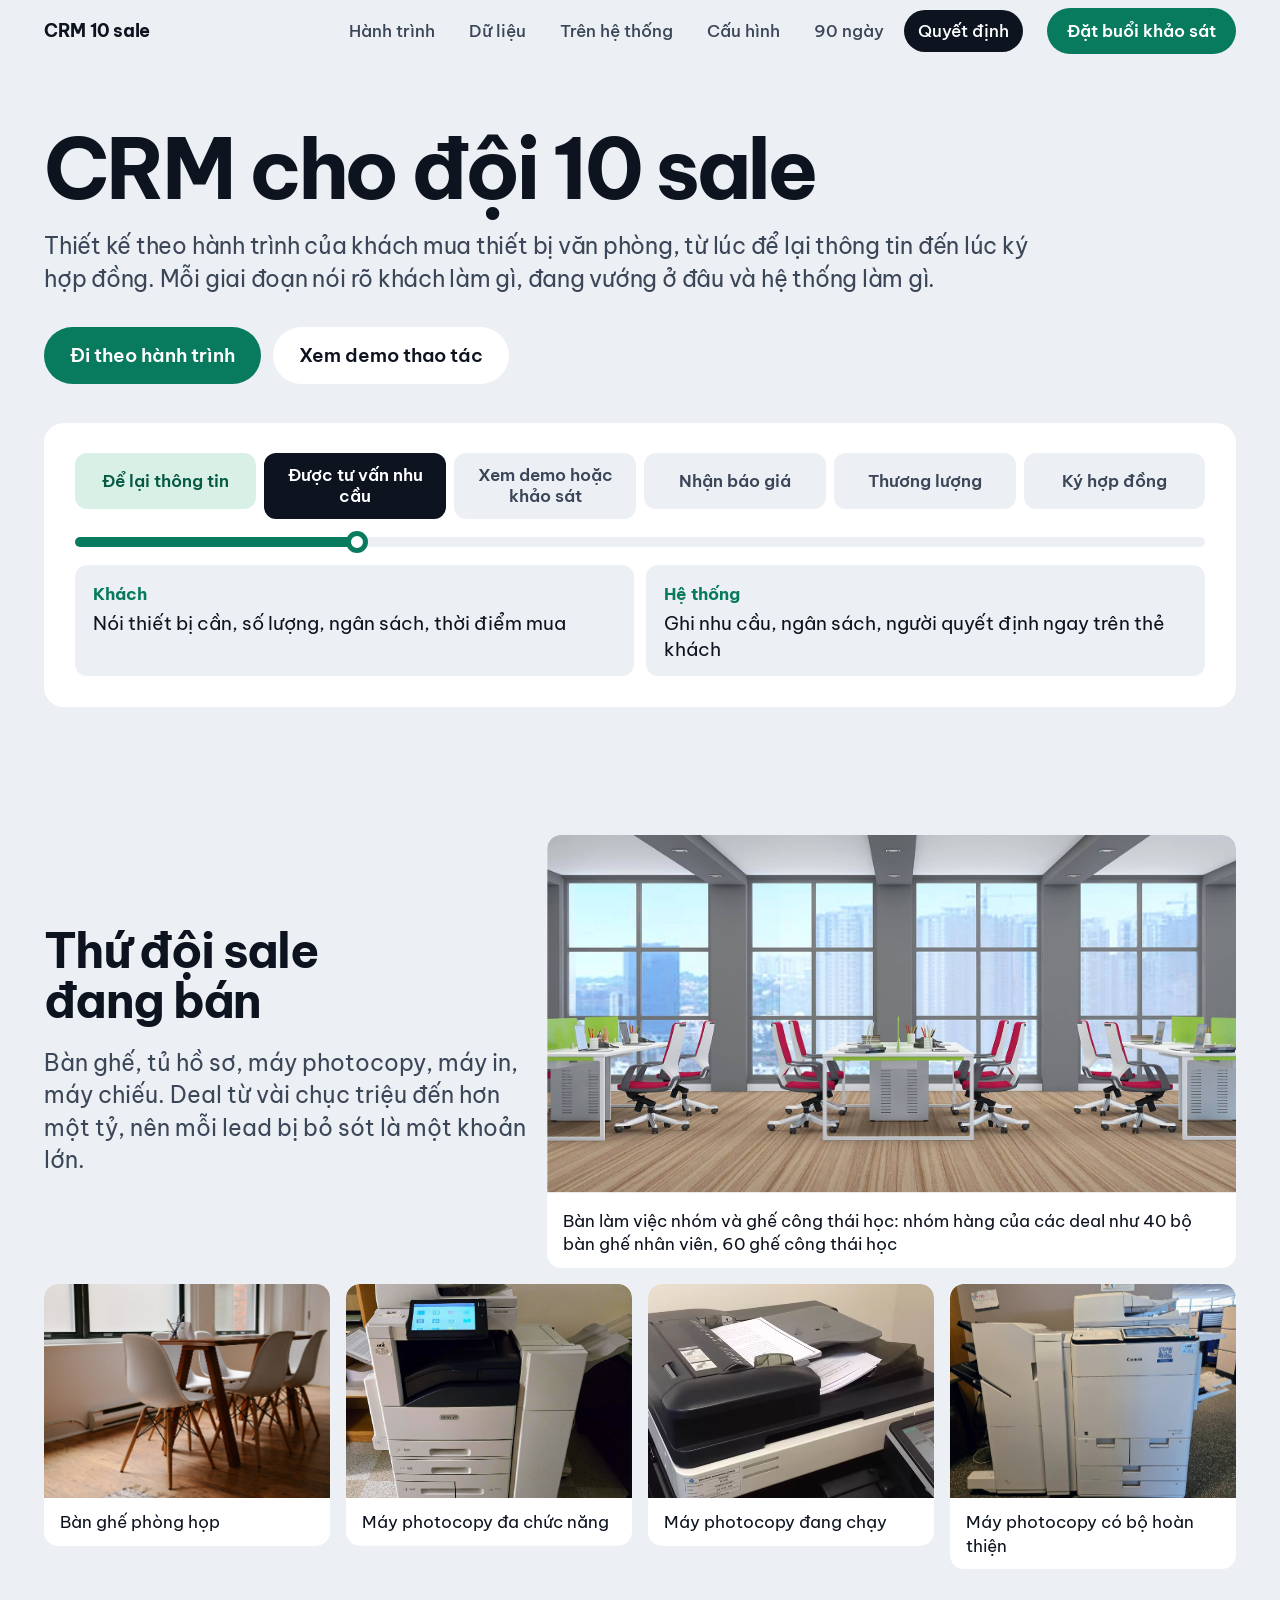
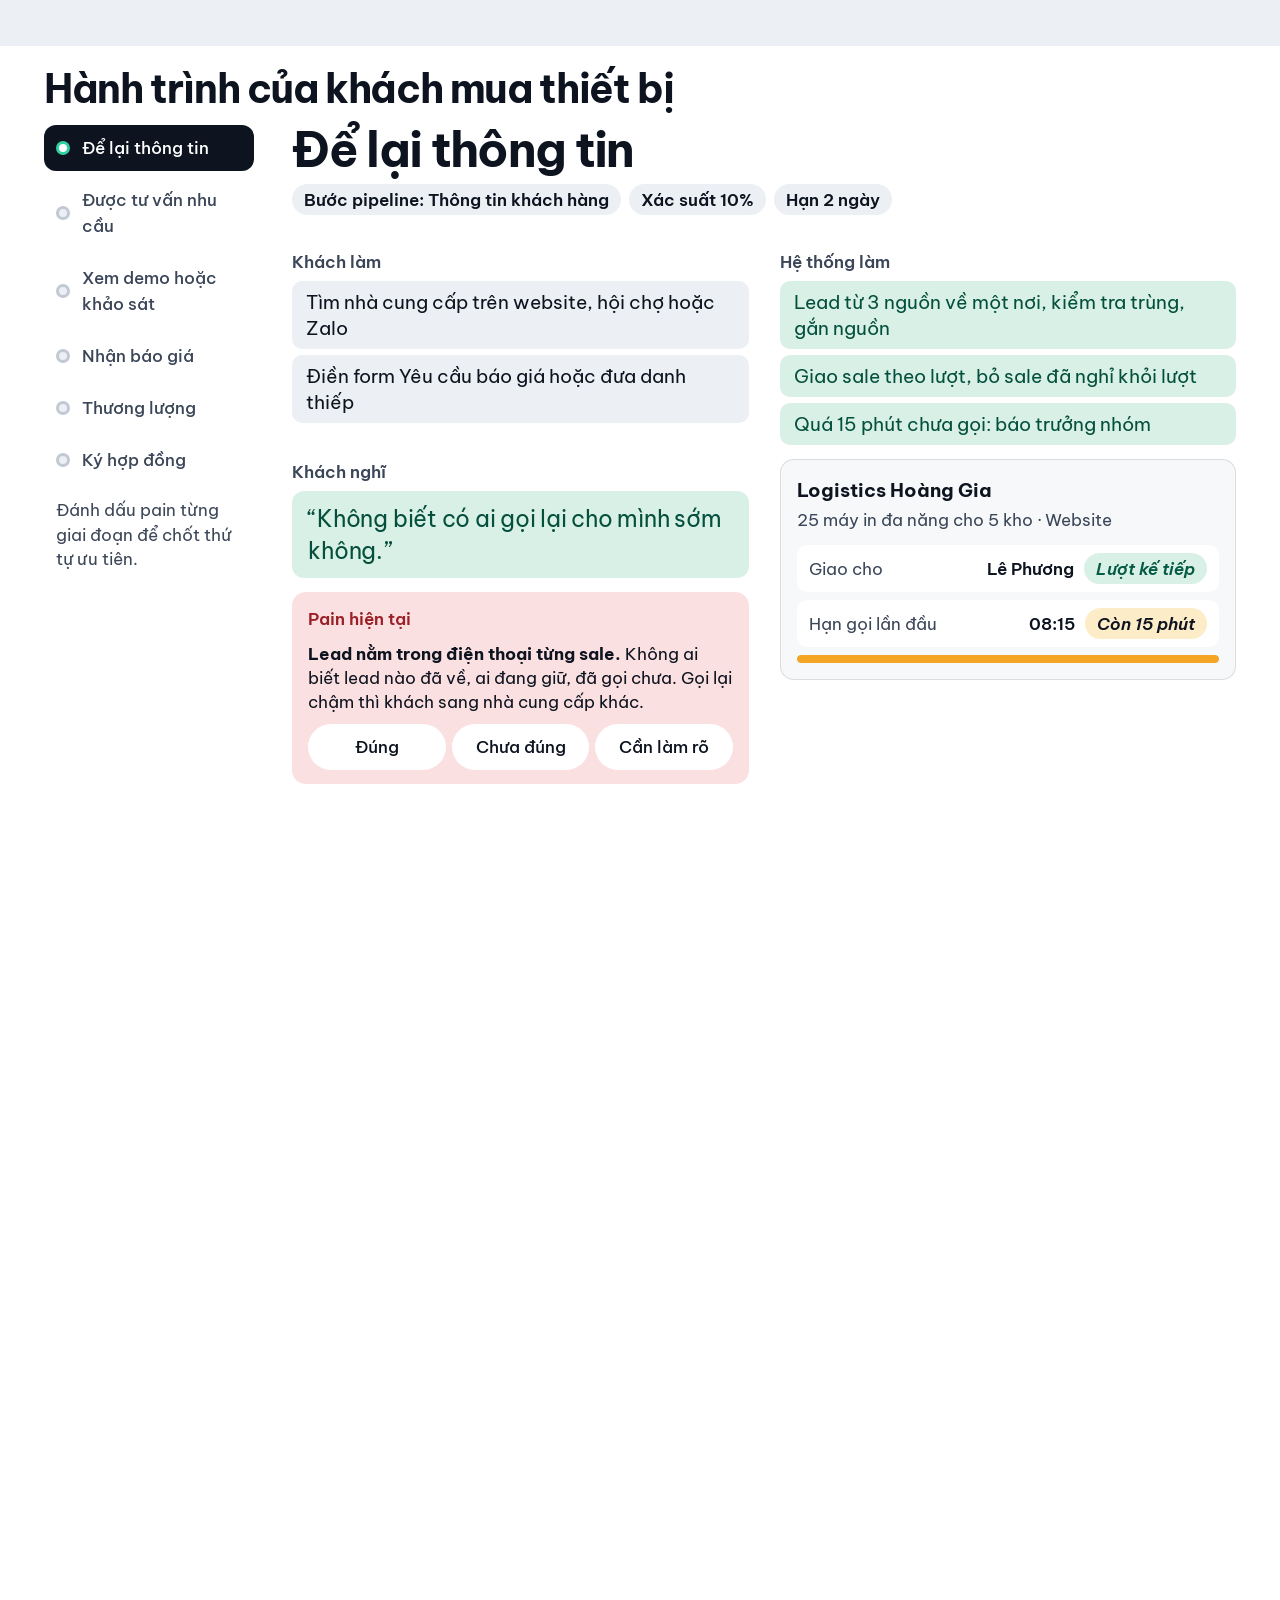
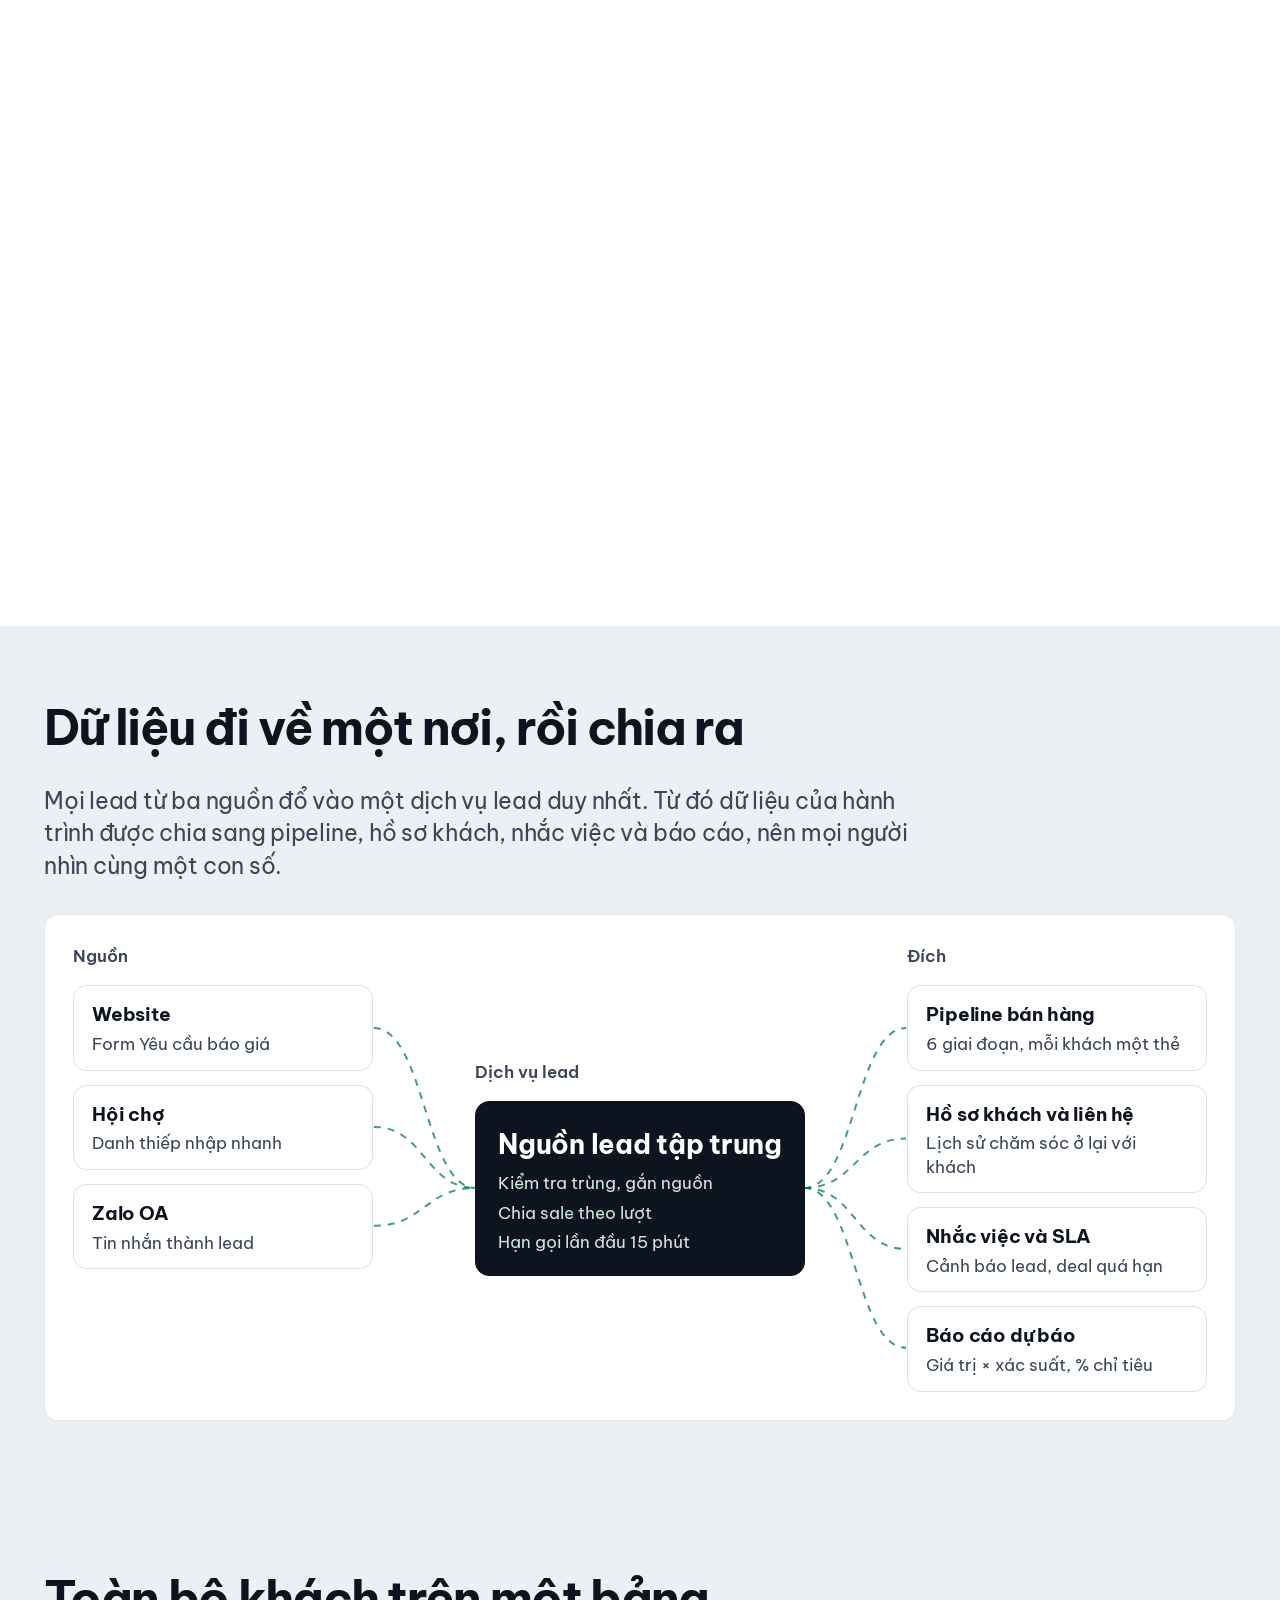
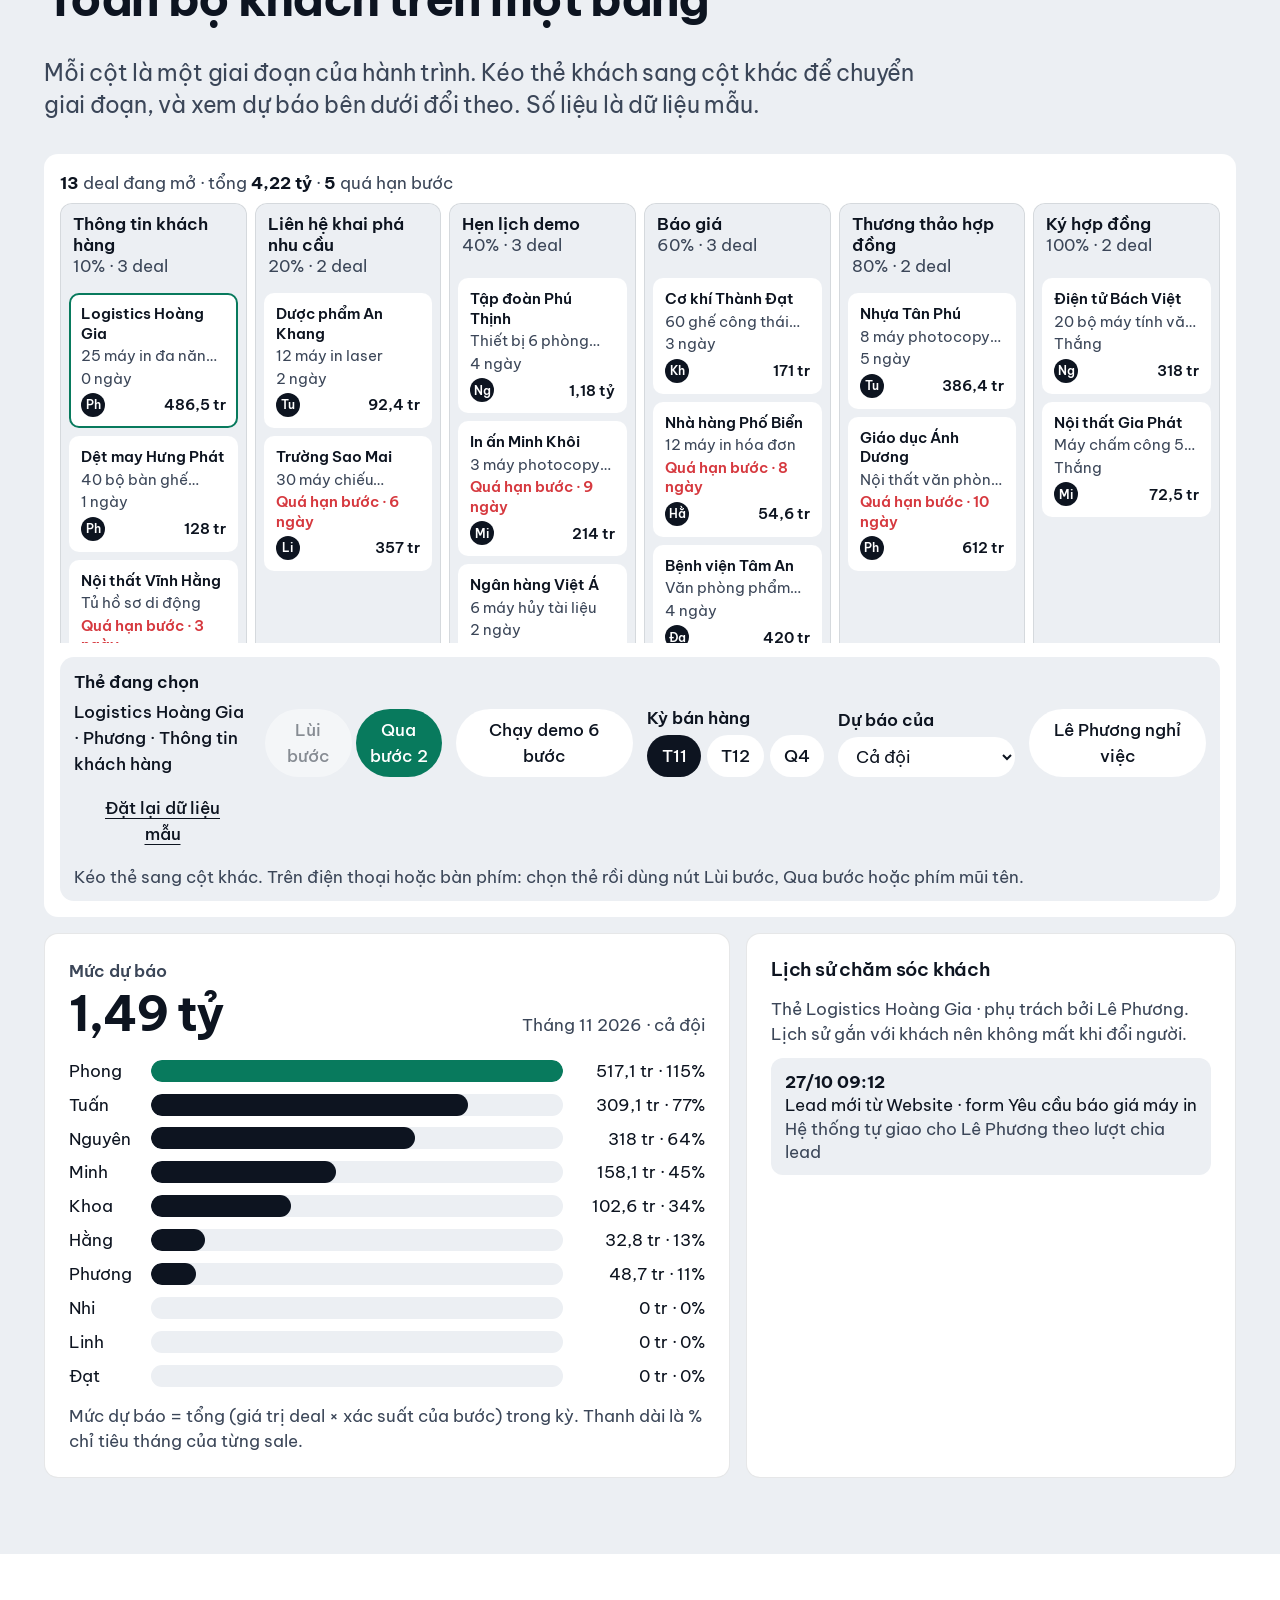
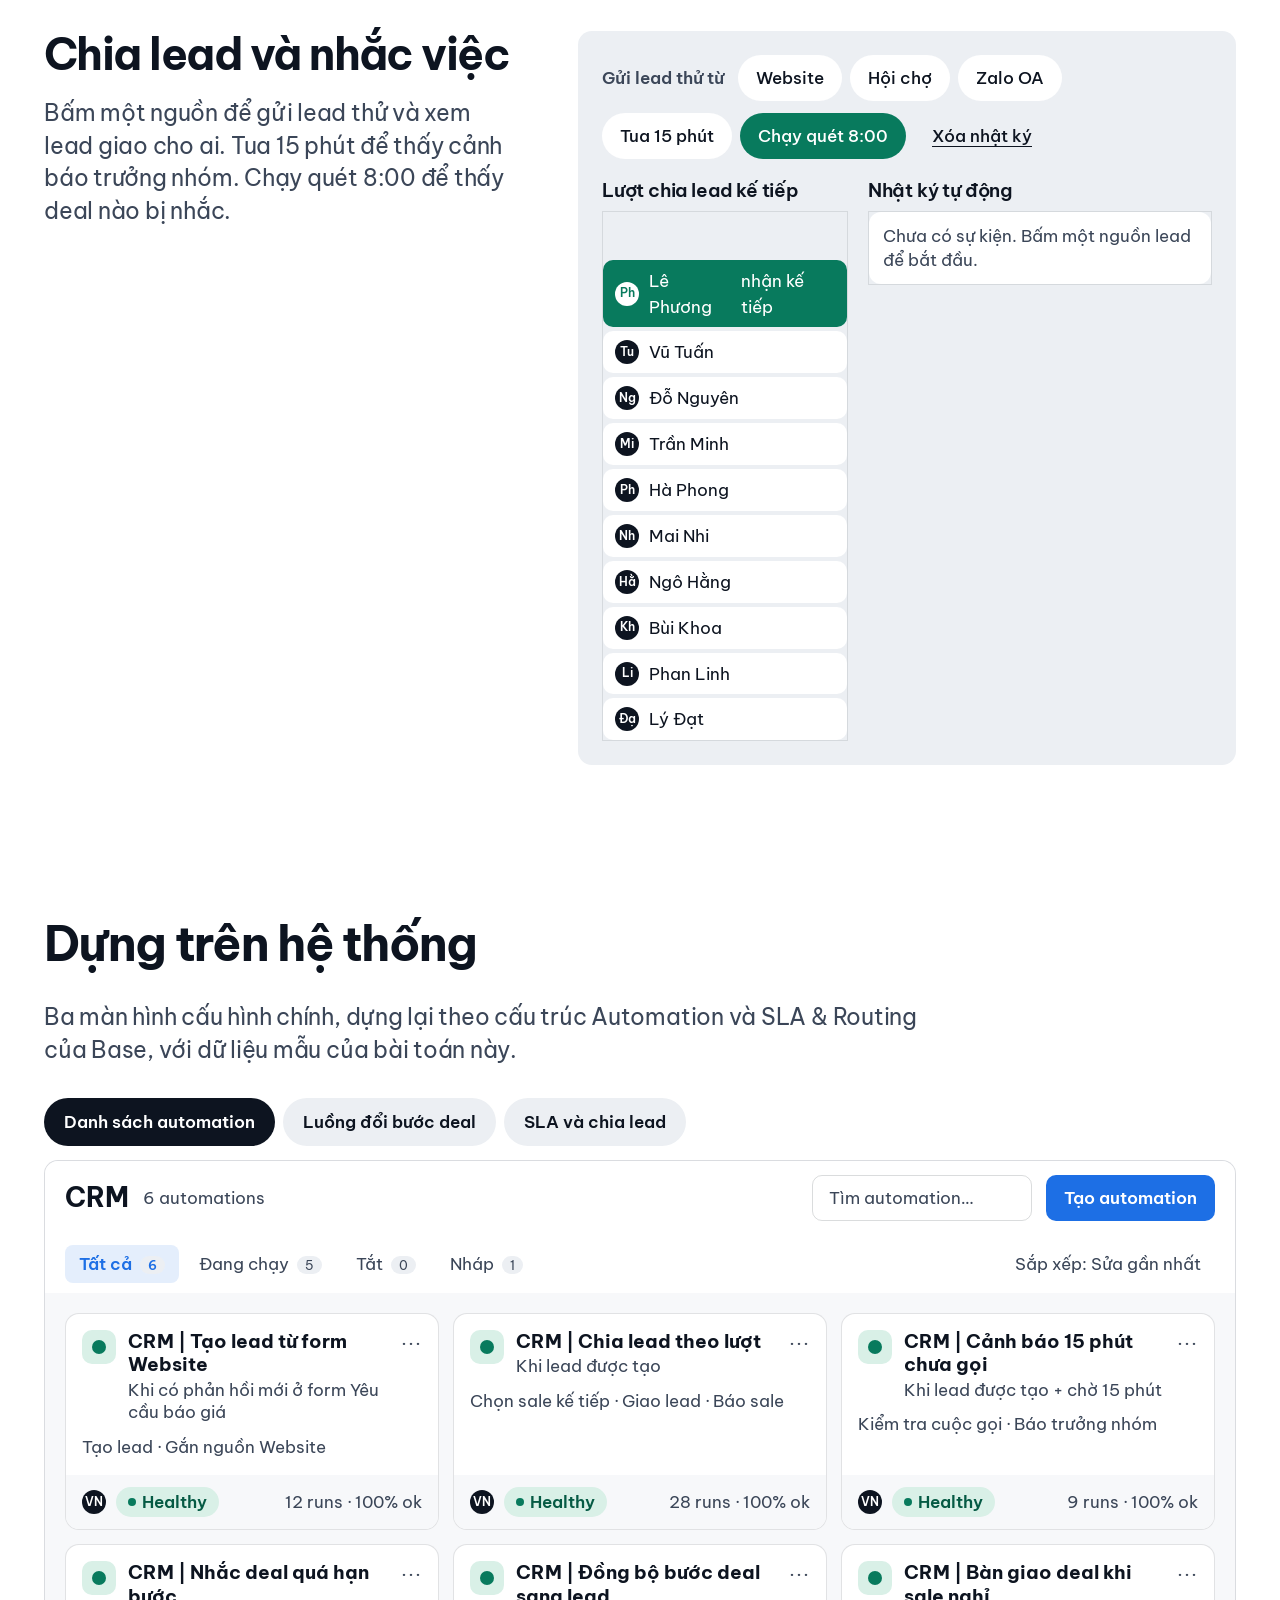
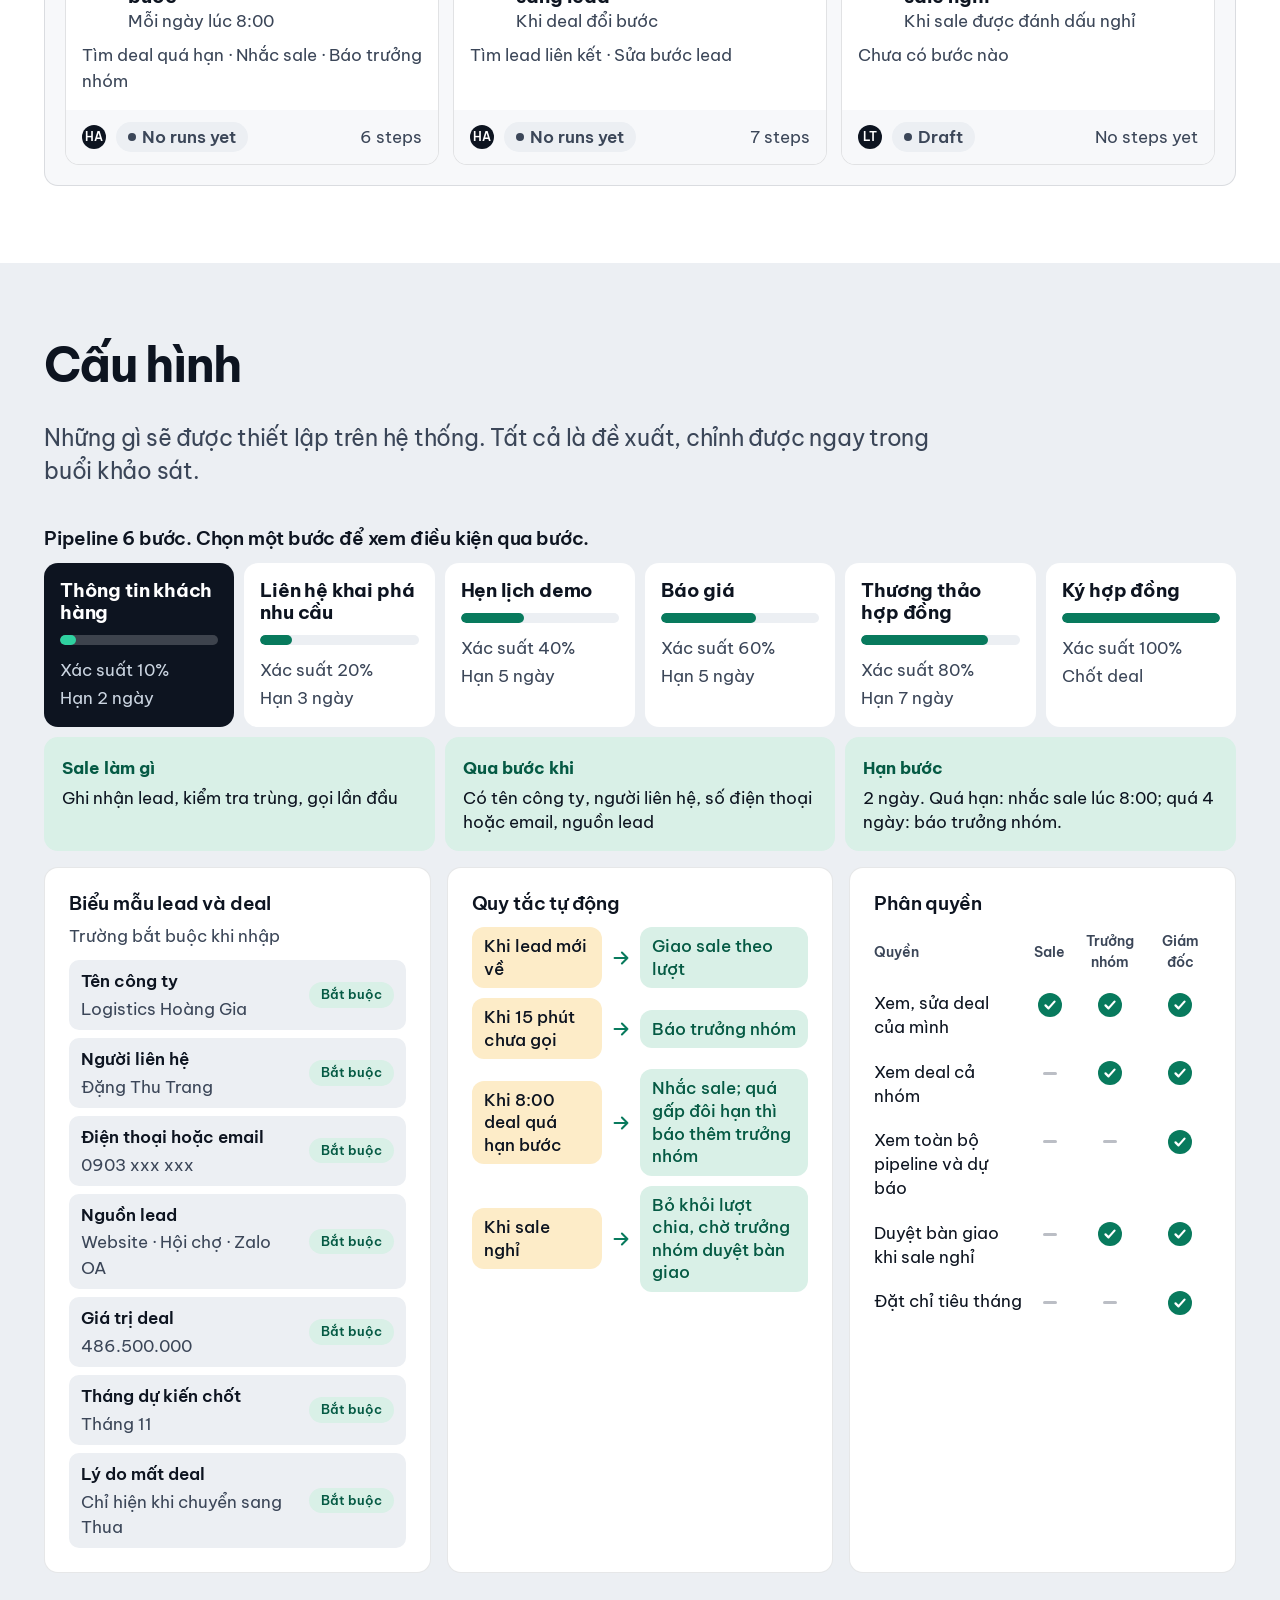
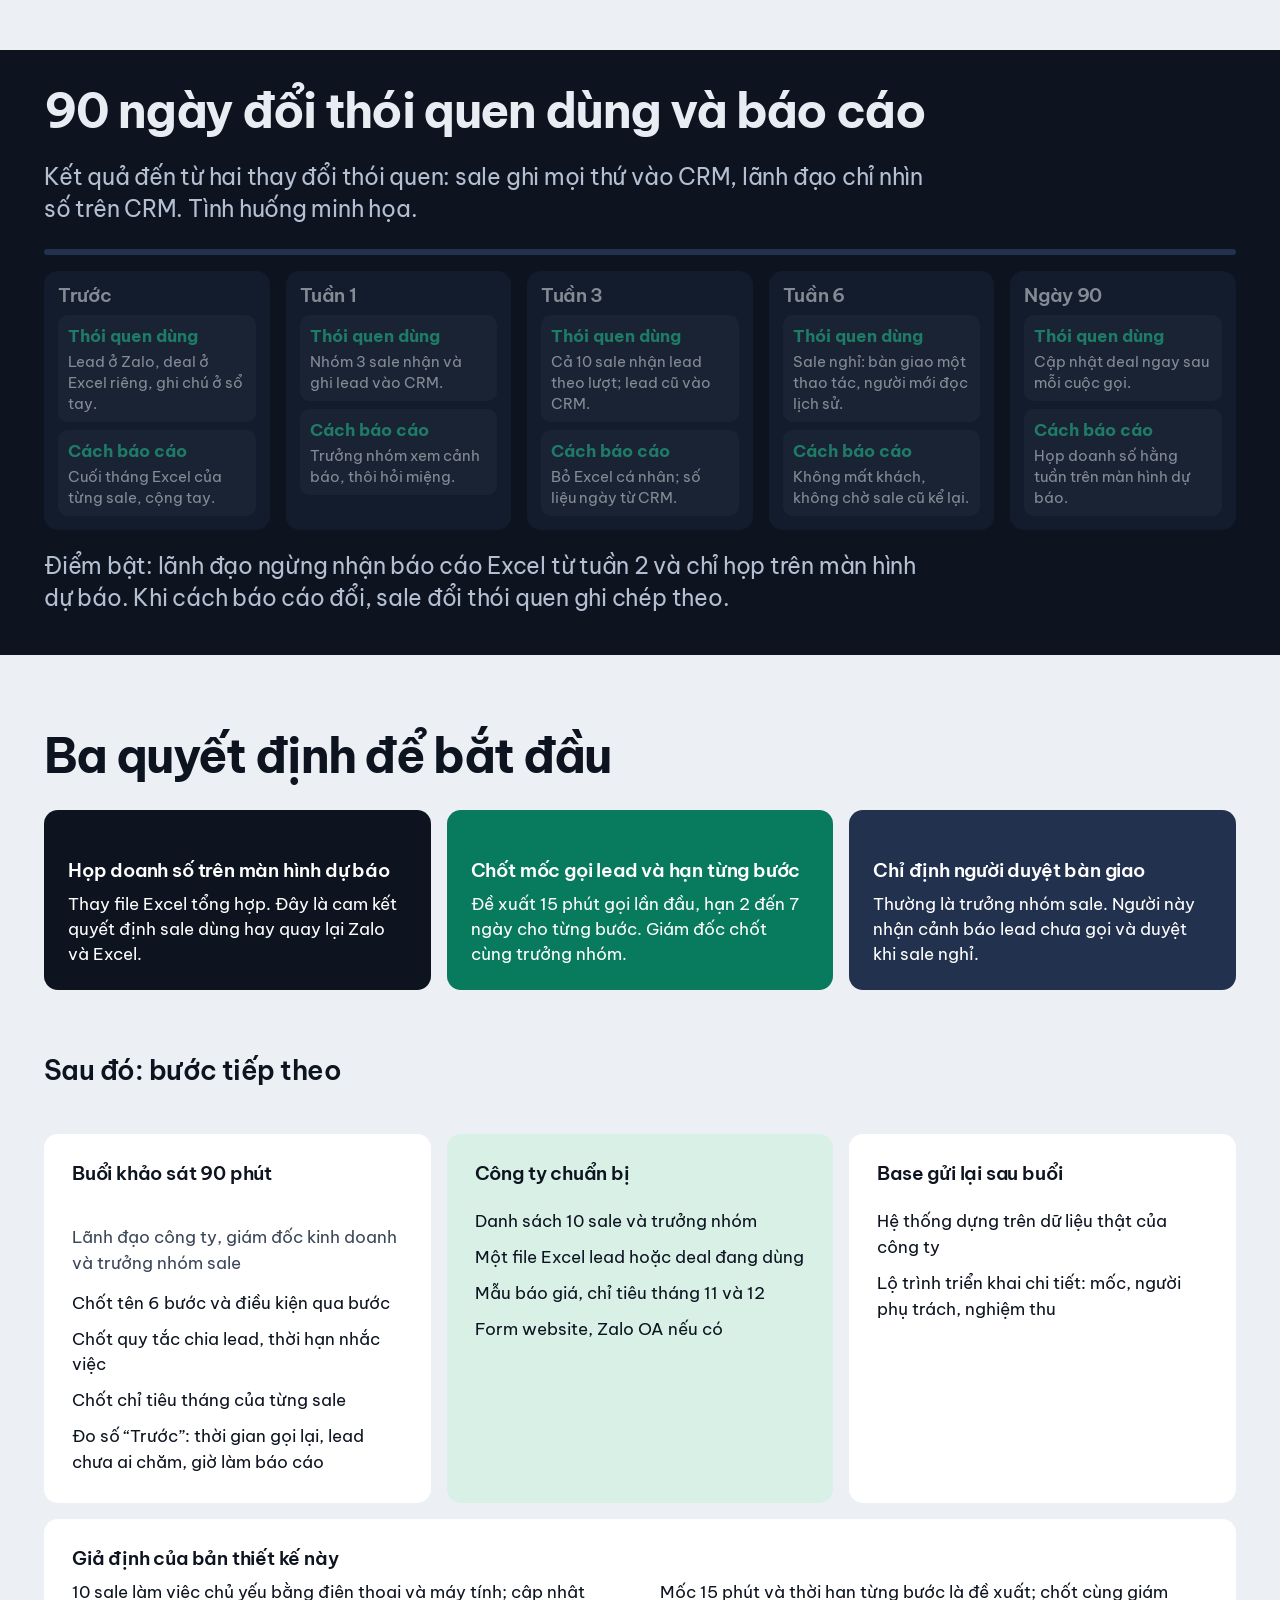
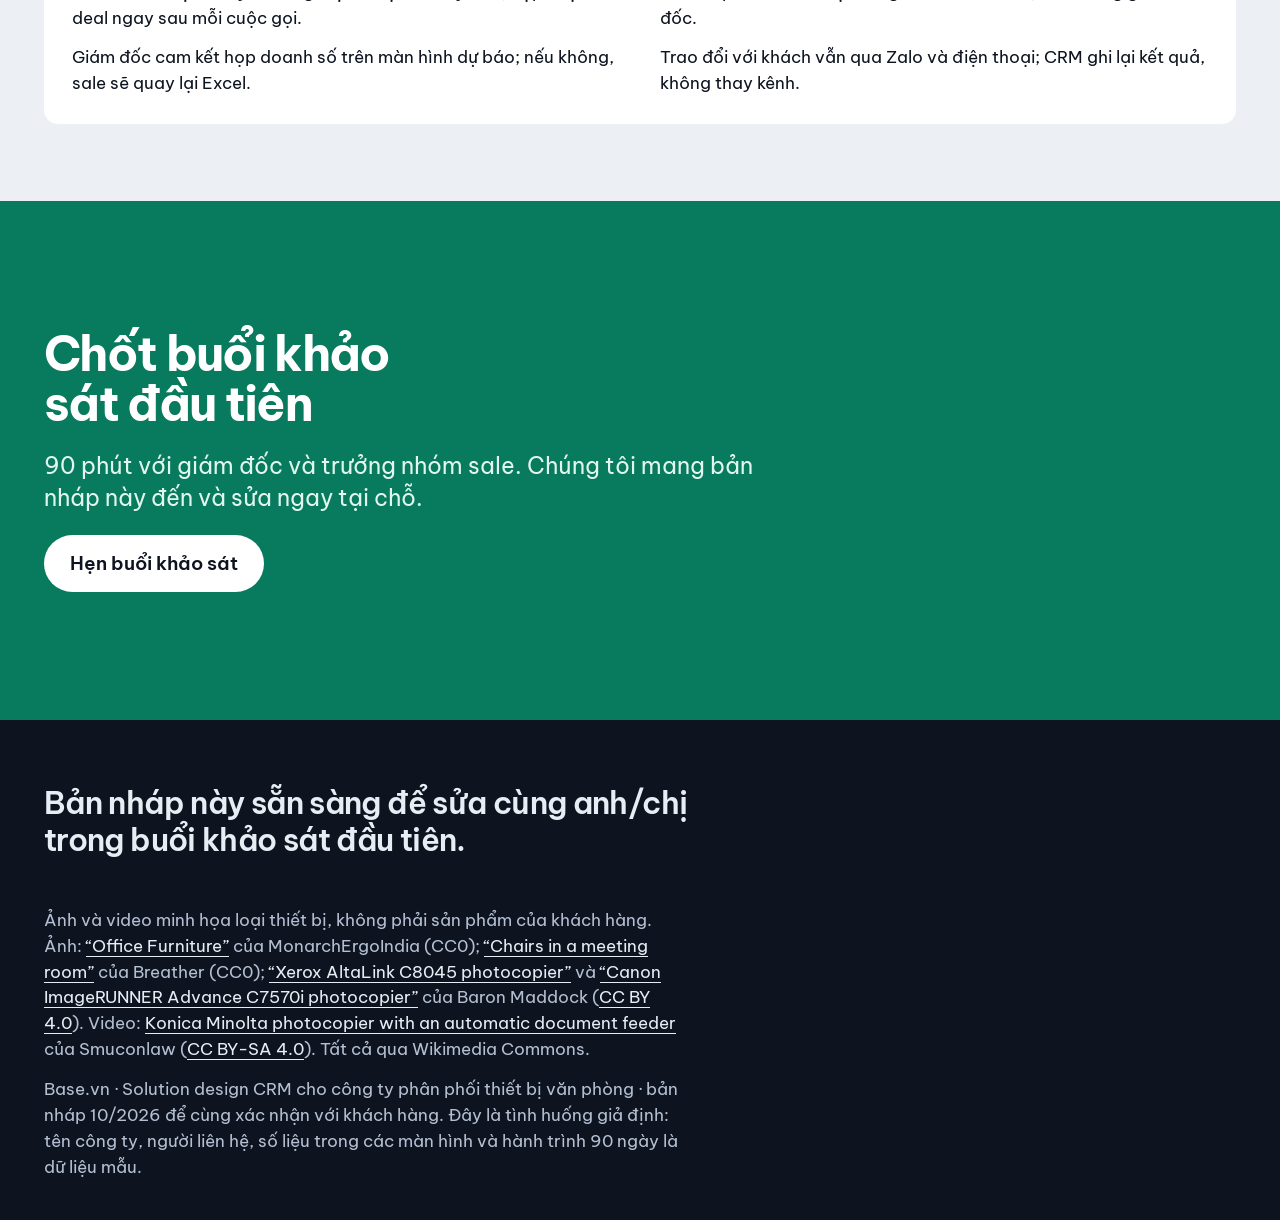
<file: archive/v1-thiet-bi-van-phong/index.html>
<!doctype html>
<html lang="vi">
<head>
<meta charset="utf-8">
<meta name="viewport" content="width=device-width, initial-scale=1">
<title>CRM cho đội 10 sale · Solution design</title>
<meta name="description" content="Bản thiết kế giải pháp CRM cho công ty phân phối thiết bị văn phòng có 10 sale: hiện trạng, điểm nghẽn, vận hành mới, giá trị và hành trình 90 ngày.">
<link rel="preconnect" href="https://fonts.googleapis.com">
<link rel="preconnect" href="https://fonts.gstatic.com" crossorigin>
<link href="https://fonts.googleapis.com/css2?family=Be+Vietnam+Pro:wght@400;500;600;700&display=swap" rel="stylesheet">
<link rel="stylesheet" href="style.css?v=33">
</head>
<body>
<div class="progress" aria-hidden="true"><i id="prog"></i></div>

<header class="nav">
  <a class="mark" href="#top">CRM 10 sale</a>
  <nav aria-label="Các phần" id="nav">
    <a href="#hanh-trinh">Hành trình</a>
    <a href="#du-lieu">Dữ liệu</a>
    <a href="#demo">Trên hệ thống</a>
    <a href="#cau-hinh">Cấu hình</a>
    <a href="#90-ngay">90 ngày</a>
    <a href="#tiep-theo">Quyết định</a>
  </nav>
  <a class="btn sm" href="#tiep-theo">Đặt buổi khảo sát</a>
</header>

<main id="top">

<!-- ============ HERO: hành trình khách ============ -->
<section class="hero2 wrap" aria-labelledby="h1">
  <div class="hero2-copy">
    <h1 id="h1">CRM cho đội 10 sale</h1>
    <p class="lead">Thiết kế theo hành trình của khách mua thiết bị văn phòng, từ lúc để lại thông tin đến lúc ký hợp đồng. Mỗi giai đoạn nói rõ khách làm gì, đang vướng ở đâu và hệ thống làm gì.</p>
    <div class="cta">
      <a class="btn" href="#hanh-trinh">Đi theo hành trình</a>
      <a class="btn ghost" href="#demo">Xem demo thao tác</a>
    </div>
  </div>
  <div class="hj" id="hj" aria-label="Hành trình khách mua thiết bị, tự chạy">
    <ol class="hj-nodes" id="hjNodes"></ol>
    <div class="hj-track" aria-hidden="true"><i id="hjFill"></i><b id="hjDot"></b></div>
    <div class="hj-cap" id="hjCap" aria-live="polite"></div>
  </div>
</section>

<!-- ============ THIẾT BỊ ============ -->
<section class="band wrap pics" aria-labelledby="h-pics">
  <div class="pics-t">
    <h2 id="h-pics" class="h2 rv">Thứ đội sale đang bán</h2>
    <p class="rv">Bàn ghế, tủ hồ sơ, máy photocopy, máy in, máy chiếu. Deal từ vài chục triệu đến hơn một tỷ, nên mỗi lead bị bỏ sót là một khoản lớn.</p>
  </div>
  <figure class="pic wide rv-clip"><img data-par src="assets/office-furniture.jpg" width="1920" height="1010" alt="Bàn làm việc nhóm và ghế công thái học trong văn phòng mở" loading="lazy"><figcaption>Bàn làm việc nhóm và ghế công thái học: nhóm hàng của các deal như 40 bộ bàn ghế nhân viên, 60 ghế công thái học</figcaption></figure>
  <figure class="pic rv-clip"><img data-par src="assets/chairs-in-a-meeting-room-unsplash.jpg" width="1920" height="1281" alt="Bàn họp gỗ và sáu ghế nhựa trắng chân gỗ" loading="lazy"><figcaption>Bàn ghế phòng họp</figcaption></figure>
  <figure class="pic rv-clip"><img data-par src="assets/xerox-altalink-c8045-photocopier.jpg" width="1920" height="1535" alt="Máy photocopy Xerox AltaLink C8045 đặt trong văn phòng" loading="lazy"><figcaption>Máy photocopy đa chức năng</figcaption></figure>
  <figure class="pic rv-clip"><video id="loop" autoplay muted loop playsinline preload="metadata" poster="assets/konica-copier-loop-poster.jpg" width="854" height="480" aria-label="Máy photocopy Konica Minolta đang sao chụp tài liệu"><source src="assets/konica-copier-loop.webm" type="video/webm"></video><figcaption>Máy photocopy đang chạy</figcaption></figure>
  <figure class="pic rv-clip"><img data-par src="assets/canon-imagerunner-advance-c7570i-photocopier.jpg" width="1920" height="1457" alt="Máy photocopy Canon imageRUNNER Advance C7570i có bộ hoàn thiện" loading="lazy"><figcaption>Máy photocopy có bộ hoàn thiện</figcaption></figure>
</section>

<!-- ============ HÀNH TRÌNH (ghim khi cuộn) ============ -->
<section id="hanh-trinh" class="jp" aria-labelledby="h-ht">
  <div class="jp-stick">
    <div class="wrap">
      <h2 id="h-ht" class="h2">Hành trình của khách mua thiết bị</h2>
      <div class="jp-grid">
        <nav class="jp-rail" id="jpRail" aria-label="Giai đoạn của hành trình"></nav>
        <div class="jp-panel" id="jpPanel" aria-live="polite"></div>
      </div>
    </div>
  </div>
</section>

<!-- ============ DỮ LIỆU ============ -->
<section id="du-lieu" class="band" aria-labelledby="h-dl">
  <div class="wrap">
    <h2 id="h-dl" class="h2 rv">Dữ liệu đi về một nơi, rồi chia ra</h2>
    <p class="lead s rv">Mọi lead từ ba nguồn đổ vào một dịch vụ lead duy nhất. Từ đó dữ liệu của hành trình được chia sang pipeline, hồ sơ khách, nhắc việc và báo cáo, nên mọi người nhìn cùng một con số.</p>
    <div class="dflow rv" id="dflow" data-ui>
      <svg class="df-svg" id="dfSvg" aria-hidden="true"></svg>
      <div class="df-col" id="dfSrc"><h4 class="df-h">Nguồn</h4>
        <div class="df-n"><b>Website</b><span>Form Yêu cầu báo giá</span></div>
        <div class="df-n"><b>Hội chợ</b><span>Danh thiếp nhập nhanh</span></div>
        <div class="df-n"><b>Zalo OA</b><span>Tin nhắn thành lead</span></div>
      </div>
      <div class="df-col mid"><h4 class="df-h">Dịch vụ lead</h4>
        <div class="df-n core" id="dfCore"><b>Nguồn lead tập trung</b><span>Kiểm tra trùng, gắn nguồn</span><span>Chia sale theo lượt</span><span>Hạn gọi lần đầu 15 phút</span></div>
      </div>
      <div class="df-col" id="dfDst"><h4 class="df-h">Đích</h4>
        <div class="df-n"><b>Pipeline bán hàng</b><span>6 giai đoạn, mỗi khách một thẻ</span></div>
        <div class="df-n"><b>Hồ sơ khách và liên hệ</b><span>Lịch sử chăm sóc ở lại với khách</span></div>
        <div class="df-n"><b>Nhắc việc và SLA</b><span>Cảnh báo lead, deal quá hạn</span></div>
        <div class="df-n"><b>Báo cáo dự báo</b><span>Giá trị × xác suất, % chỉ tiêu</span></div>
      </div>
    </div>
  </div>
</section>

<section id="demo" class="band" aria-labelledby="h-demo">
  <div class="wrap">
    <h2 id="h-demo" class="h2 rv">Toàn bộ khách trên một bảng</h2>
    <p class="lead s rv">Mỗi cột là một giai đoạn của hành trình. Kéo thẻ khách sang cột khác để chuyển giai đoạn, và xem dự báo bên dưới đổi theo. Số liệu là dữ liệu mẫu.</p>
    <div class="panel pipe" id="pipePanel">
      <div class="panel-main">
        <p class="pstat" id="plStat" role="status" aria-live="polite"></p>
        <div class="pboard" id="board" role="group" aria-label="Pipeline 6 bước"></div>
      </div>
      <aside class="panel-ctl" aria-label="Điều khiển demo">
        <div class="row"><span>Thẻ đang chọn</span><b id="selName">Logistics Hoàng Gia</b></div>
        <div class="row two">
          <button type="button" id="bPrev">Lùi bước</button>
          <button type="button" id="bNext" class="primary">Qua bước</button>
        </div>
        <div class="row"><button type="button" id="bRun">Chạy demo 6 bước</button></div>
        <div class="row"><span>Kỳ bán hàng</span>
          <div class="seg" role="radiogroup" aria-label="Kỳ bán hàng" id="segPeriod">
            <button type="button" role="radio" aria-checked="true" data-p="11">T11</button>
            <button type="button" role="radio" aria-checked="false" data-p="12">T12</button>
            <button type="button" role="radio" aria-checked="false" data-p="q4">Q4</button>
          </div>
        </div>
        <div class="row"><label for="selSale">Dự báo của</label><select id="selSale"></select></div>
        <div class="row"><button type="button" id="bLeave">Lê Phương nghỉ việc</button></div>
        <div class="row"><button type="button" id="bReset" class="linkbtn">Đặt lại dữ liệu mẫu</button></div>
        <p class="hand" id="handNote" role="status" aria-live="polite">Kéo thẻ sang cột khác. Trên điện thoại hoặc bàn phím: chọn thẻ rồi dùng nút Lùi bước, Qua bước hoặc phím mũi tên.</p>
      </aside>
    </div>
    <div class="two-col">
      <div class="panel" data-ui>
        <div class="fc-head">
          <div><span class="k">Mức dự báo</span><b id="fcVal" class="big">0</b></div>
          <p id="fcCaption" class="fc-cap"></p>
        </div>
        <div id="fcBars" class="fc-bars"></div>
        <p class="fc-note">Mức dự báo = tổng (giá trị deal × xác suất của bước) trong kỳ. Thanh dài là % chỉ tiêu tháng của từng sale.</p>
      </div>
      <div class="panel" data-ui>
        <h3 class="h4">Lịch sử chăm sóc khách</h3>
        <p class="fc-note" id="tlWho"></p>
        <ol id="tl" class="tl"></ol>
      </div>
    </div>
  </div>
</section>

<section id="auto-sec" class="band white" aria-labelledby="h-auto">
  <div class="wrap two">
    <div class="side-t">
      <h2 id="h-auto" class="h2 s2 rv">Chia lead và nhắc việc</h2>
      <p class="lead s rv">Bấm một nguồn để gửi lead thử và xem lead giao cho ai. Tua 15 phút để thấy cảnh báo trưởng nhóm. Chạy quét 8:00 để thấy deal nào bị nhắc.</p>
    </div>
    <div class="panel" id="auto">
      <div class="auto-top">
        <div class="src"><span class="k">Gửi lead thử từ</span>
          <button type="button" data-src="Website">Website</button>
          <button type="button" data-src="Hội chợ">Hội chợ</button>
          <button type="button" data-src="Zalo">Zalo OA</button>
        </div>
        <div class="src">
          <button type="button" id="bTime">Tua 15 phút</button>
          <button type="button" id="bScan" class="primary">Chạy quét 8:00</button>
          <button type="button" id="bClear" class="linkbtn">Xóa nhật ký</button>
        </div>
      </div>
      <div class="auto-body">
        <div><h3 class="h4">Lượt chia lead kế tiếp</h3><ol id="rota" class="rota" data-ui></ol></div>
        <div><h3 class="h4">Nhật ký tự động</h3><ol id="log" class="log" data-ui aria-live="polite"><li class="muted">Chưa có sự kiện. Bấm một nguồn lead để bắt đầu.</li></ol></div>
      </div>
    </div>
  </div>
</section>

<!-- ============ DỰNG TRÊN HỆ THỐNG ============ -->
<section id="he-thong" class="band white" aria-labelledby="h-sys">
  <div class="wrap">
    <h2 id="h-sys" class="h2 rv">Dựng trên hệ thống</h2>
    <p class="lead s rv">Ba màn hình cấu hình chính, dựng lại theo cấu trúc Automation và SLA & Routing của Base, với dữ liệu mẫu của bài toán này.</p>
    <div class="sys-tabs" role="tablist" aria-label="Màn hình cấu hình" id="sysTabs">
      <button type="button" role="tab" aria-selected="true" data-i="0">Danh sách automation</button>
      <button type="button" role="tab" aria-selected="false" data-i="1">Luồng đổi bước deal</button>
      <button type="button" role="tab" aria-selected="false" data-i="2">SLA và chia lead</button>
    </div>
    <div class="sys-pane" id="sysPane" role="tabpanel"></div>
  </div>
</section>

<!-- ============ CẤU HÌNH ============ -->
<section id="cau-hinh" class="band" aria-labelledby="h-cfg">
  <div class="wrap">
    <h2 id="h-cfg" class="h2 rv">Cấu hình</h2>
    <p class="lead s rv">Những gì sẽ được thiết lập trên hệ thống. Tất cả là đề xuất, chỉnh được ngay trong buổi khảo sát.</p>
    <div class="cfg-flow-wrap rv">
      <h3 class="h4">Pipeline 6 bước. Chọn một bước để xem điều kiện qua bước.</h3>
      <div class="cfg-flow" id="cfgFlow" role="group" aria-label="Sáu bước pipeline"></div>
      <div class="cfg-detail" id="cfgDetail" aria-live="polite"></div>
    </div>
    <div class="cfg-grid">
      <div class="panel rv" data-ui>
        <h3 class="h4">Biểu mẫu lead và deal</h3>
        <p class="fc-note" style="margin-top:0">Trường bắt buộc khi nhập</p>
        <div class="fm">
          <div class="fm-r"><span>Tên công ty</span><i>Logistics Hoàng Gia</i><em class="chip">Bắt buộc</em></div>
          <div class="fm-r"><span>Người liên hệ</span><i>Đặng Thu Trang</i><em class="chip">Bắt buộc</em></div>
          <div class="fm-r"><span>Điện thoại hoặc email</span><i>0903 xxx xxx</i><em class="chip">Bắt buộc</em></div>
          <div class="fm-r"><span>Nguồn lead</span><i>Website · Hội chợ · Zalo OA</i><em class="chip">Bắt buộc</em></div>
          <div class="fm-r"><span>Giá trị deal</span><i>486.500.000</i><em class="chip">Bắt buộc</em></div>
          <div class="fm-r"><span>Tháng dự kiến chốt</span><i>Tháng 11</i><em class="chip">Bắt buộc</em></div>
          <div class="fm-r"><span>Lý do mất deal</span><i>Chỉ hiện khi chuyển sang Thua</i><em class="chip">Bắt buộc</em></div>
        </div>
      </div>
      <div class="panel rv" data-ui>
        <h3 class="h4">Quy tắc tự động</h3>
        <div class="rules-v">
          <div class="rl"><span class="chip warn">Khi lead mới về</span><svg viewBox="0 0 24 24" width="22" height="22" aria-hidden="true"><path d="M5 12h14M13 6l6 6-6 6" stroke="currentColor" stroke-width="2.2" stroke-linecap="round" stroke-linejoin="round" fill="none"/></svg><span class="chip ok">Giao sale theo lượt</span></div>
          <div class="rl"><span class="chip warn">Khi 15 phút chưa gọi</span><svg viewBox="0 0 24 24" width="22" height="22" aria-hidden="true"><path d="M5 12h14M13 6l6 6-6 6" stroke="currentColor" stroke-width="2.2" stroke-linecap="round" stroke-linejoin="round" fill="none"/></svg><span class="chip ok">Báo trưởng nhóm</span></div>
          <div class="rl"><span class="chip warn">Khi 8:00 deal quá hạn bước</span><svg viewBox="0 0 24 24" width="22" height="22" aria-hidden="true"><path d="M5 12h14M13 6l6 6-6 6" stroke="currentColor" stroke-width="2.2" stroke-linecap="round" stroke-linejoin="round" fill="none"/></svg><span class="chip ok">Nhắc sale; quá gấp đôi hạn thì báo thêm trưởng nhóm</span></div>
          <div class="rl"><span class="chip warn">Khi sale nghỉ</span><svg viewBox="0 0 24 24" width="22" height="22" aria-hidden="true"><path d="M5 12h14M13 6l6 6-6 6" stroke="currentColor" stroke-width="2.2" stroke-linecap="round" stroke-linejoin="round" fill="none"/></svg><span class="chip ok">Bỏ khỏi lượt chia, chờ trưởng nhóm duyệt bàn giao</span></div>
        </div>
      </div>
      <div class="panel rv" data-ui>
        <h3 class="h4">Phân quyền</h3>
        <table class="mx">
          <thead><tr><th>Quyền</th><th>Sale</th><th>Trưởng nhóm</th><th>Giám đốc</th></tr></thead>
          <tbody>
            <tr><td>Xem, sửa deal của mình</td><td class="y"></td><td class="y"></td><td class="y"></td></tr>
            <tr><td>Xem deal cả nhóm</td><td class="n"></td><td class="y"></td><td class="y"></td></tr>
            <tr><td>Xem toàn bộ pipeline và dự báo</td><td class="n"></td><td class="n"></td><td class="y"></td></tr>
            <tr><td>Duyệt bàn giao khi sale nghỉ</td><td class="n"></td><td class="y"></td><td class="y"></td></tr>
            <tr><td>Đặt chỉ tiêu tháng</td><td class="n"></td><td class="n"></td><td class="y"></td></tr>
          </tbody>
        </table>
      </div>
    </div>
  </div>
</section>

<!-- ============ 90 NGÀY ============ -->
<section id="90-ngay" class="band night compact" aria-labelledby="h-90">
  <div class="wrap">
    <h2 id="h-90" class="h2 rv">90 ngày đổi thói quen dùng và báo cáo</h2>
    <p class="lead s rv">Kết quả đến từ hai thay đổi thói quen: sale ghi mọi thứ vào CRM, lãnh đạo chỉ nhìn số trên CRM. Tình huống minh họa.</p>
    <div class="tline" id="tline">
      <div class="tl-track" aria-hidden="true"><i id="tlFill"></i></div>
      <ol class="tl-steps">
        <li class="tl-s"><h3>Trước</h3>
          <div class="hb"><b>Thói quen dùng</b><p>Lead ở Zalo, deal ở Excel riêng, ghi chú ở sổ tay.</p></div>
          <div class="hb"><b>Cách báo cáo</b><p>Cuối tháng Excel của từng sale, cộng tay.</p></div></li>
        <li class="tl-s"><h3>Tuần 1</h3>
          <div class="hb"><b>Thói quen dùng</b><p>Nhóm 3 sale nhận và ghi lead vào CRM.</p></div>
          <div class="hb"><b>Cách báo cáo</b><p>Trưởng nhóm xem cảnh báo, thôi hỏi miệng.</p></div></li>
        <li class="tl-s"><h3>Tuần 3</h3>
          <div class="hb"><b>Thói quen dùng</b><p>Cả 10 sale nhận lead theo lượt; lead cũ vào CRM.</p></div>
          <div class="hb"><b>Cách báo cáo</b><p>Bỏ Excel cá nhân; số liệu ngày từ CRM.</p></div></li>
        <li class="tl-s"><h3>Tuần 6</h3>
          <div class="hb"><b>Thói quen dùng</b><p>Sale nghỉ: bàn giao một thao tác, người mới đọc lịch sử.</p></div>
          <div class="hb"><b>Cách báo cáo</b><p>Không mất khách, không chờ sale cũ kể lại.</p></div></li>
        <li class="tl-s"><h3>Ngày 90</h3>
          <div class="hb"><b>Thói quen dùng</b><p>Cập nhật deal ngay sau mỗi cuộc gọi.</p></div>
          <div class="hb"><b>Cách báo cáo</b><p>Họp doanh số hằng tuần trên màn hình dự báo.</p></div></li>
      </ol>
    </div>
    <p class="lead s rv" style="margin-top:20px">Điểm bật: lãnh đạo ngừng nhận báo cáo Excel từ tuần 2 và chỉ họp trên màn hình dự báo. Khi cách báo cáo đổi, sale đổi thói quen ghi chép theo.</p>
  </div>
</section>

<!-- ============ TIẾP THEO ============ -->
<section id="tiep-theo" class="band" aria-labelledby="h-nx">
  <div class="wrap">
    <h2 id="h-nx" class="h2 rv">Ba quyết định để bắt đầu</h2>
    <div class="decide rv">
      <article class="rv"><h4 class="h4">Họp doanh số trên màn hình dự báo</h4><p>Thay file Excel tổng hợp. Đây là cam kết quyết định sale dùng hay quay lại Zalo và Excel.</p></article>
      <article class="rv"><h4 class="h4">Chốt mốc gọi lead và hạn từng bước</h4><p>Đề xuất 15 phút gọi lần đầu, hạn 2 đến 7 ngày cho từng bước. Giám đốc chốt cùng trưởng nhóm.</p></article>
      <article class="rv"><h4 class="h4">Chỉ định người duyệt bàn giao</h4><p>Thường là trưởng nhóm sale. Người này nhận cảnh báo lead chưa gọi và duyệt khi sale nghỉ.</p></article>
    </div>
    <h3 class="h3 rv" style="margin-top:64px">Sau đó: bước tiếp theo</h3>
    <div class="next">
      <article class="nx rv"><h3 class="h4">Buổi khảo sát 90 phút</h3><p class="note">Lãnh đạo công ty, giám đốc kinh doanh và trưởng nhóm sale</p>
        <ul class="plain"><li>Chốt tên 6 bước và điều kiện qua bước</li><li>Chốt quy tắc chia lead, thời hạn nhắc việc</li><li>Chốt chỉ tiêu tháng của từng sale</li><li>Đo số “Trước”: thời gian gọi lại, lead chưa ai chăm, giờ làm báo cáo</li></ul></article>
      <article class="nx rv"><h3 class="h4">Công ty chuẩn bị</h3>
        <ul class="plain"><li>Danh sách 10 sale và trưởng nhóm</li><li>Một file Excel lead hoặc deal đang dùng</li><li>Mẫu báo giá, chỉ tiêu tháng 11 và 12</li><li>Form website, Zalo OA nếu có</li></ul></article>
      <article class="nx rv"><h3 class="h4">Base gửi lại sau buổi</h3>
        <ul class="plain"><li>Hệ thống dựng trên dữ liệu thật của công ty</li><li>Lộ trình triển khai chi tiết: mốc, người phụ trách, nghiệm thu</li></ul></article>
    </div>
    <div class="assume rv">
      <h3 class="h4">Giả định của bản thiết kế này</h3>
      <ul class="plain cols">
        <li>10 sale làm việc chủ yếu bằng điện thoại và máy tính; cập nhật deal ngay sau mỗi cuộc gọi.</li>
        <li>Mốc 15 phút và thời hạn từng bước là đề xuất; chốt cùng giám đốc.</li>
        <li>Giám đốc cam kết họp doanh số trên màn hình dự báo; nếu không, sale sẽ quay lại Excel.</li>
        <li>Trao đổi với khách vẫn qua Zalo và điện thoại; CRM ghi lại kết quả, không thay kênh.</li>
      </ul>
    </div>
  </div>
</section>

<section class="close" aria-label="Đặt lịch">
  <div class="wrap close-in">
    <h2 class="h2">Chốt buổi khảo sát đầu tiên</h2>
    <p>90 phút với giám đốc và trưởng nhóm sale. Chúng tôi mang bản nháp này đến và sửa ngay tại chỗ.</p>
    <a class="btn paper" href="mailto:?subject=Hẹn%20buổi%20khảo%20sát%20CRM%2010%20sale&amp;body=Xin%20chào%2C%20chúng%20tôi%20muốn%20hẹn%20buổi%20khảo%20sát%2090%20phút%20về%20CRM%20cho%20đội%2010%20sale.">Hẹn buổi khảo sát</a>
  </div>
</section>

</main>

<footer class="foot">
  <div class="wrap">
    <p class="foot-lead">Bản nháp này sẵn sàng để sửa cùng anh/chị trong buổi khảo sát đầu tiên.</p>
    <p class="fine credits">Ảnh và video minh họa loại thiết bị, không phải sản phẩm của khách hàng. Ảnh: <a href="https://commons.wikimedia.org/wiki/File:Office_Furniture.jpg">“Office Furniture”</a> của MonarchErgoIndia (CC0); <a href="https://commons.wikimedia.org/wiki/File:Chairs_in_a_meeting_room_(Unsplash).jpg">“Chairs in a meeting room”</a> của Breather (CC0); <a href="https://commons.wikimedia.org/wiki/File:Xerox_AltaLink_C8045_photocopier.jpg">“Xerox AltaLink C8045 photocopier”</a> và <a href="https://commons.wikimedia.org/wiki/File:Canon_ImageRUNNER_Advance_C7570i_photocopier.jpg">“Canon ImageRUNNER Advance C7570i photocopier”</a> của Baron Maddock (<a href="https://creativecommons.org/licenses/by/4.0">CC BY 4.0</a>). Video: <a href="https://commons.wikimedia.org/wiki/File:Konica_Minolta_photocopier_with_an_automatic_document_feeder,_School_of_Law,_Singapore_Management_University_-_20140611.webm">Konica Minolta photocopier with an automatic document feeder</a> của Smuconlaw (<a href="https://creativecommons.org/licenses/by-sa/4.0">CC BY-SA 4.0</a>). Tất cả qua Wikimedia Commons.</p>
    <p class="fine">Base.vn · Solution design CRM cho công ty phân phối thiết bị văn phòng · bản nháp 10/2026 để cùng xác nhận với khách hàng. Đây là tình huống giả định: tên công ty, người liên hệ, số liệu trong các màn hình và hành trình 90 ngày là dữ liệu mẫu.</p>
  </div>
</footer>

<noscript><p class="nojs">Các phần demo và đánh dấu điểm nghẽn cần JavaScript để chạy.</p></noscript>
<script src="app.js?v=33"></script>
</body>
</html>
</file>
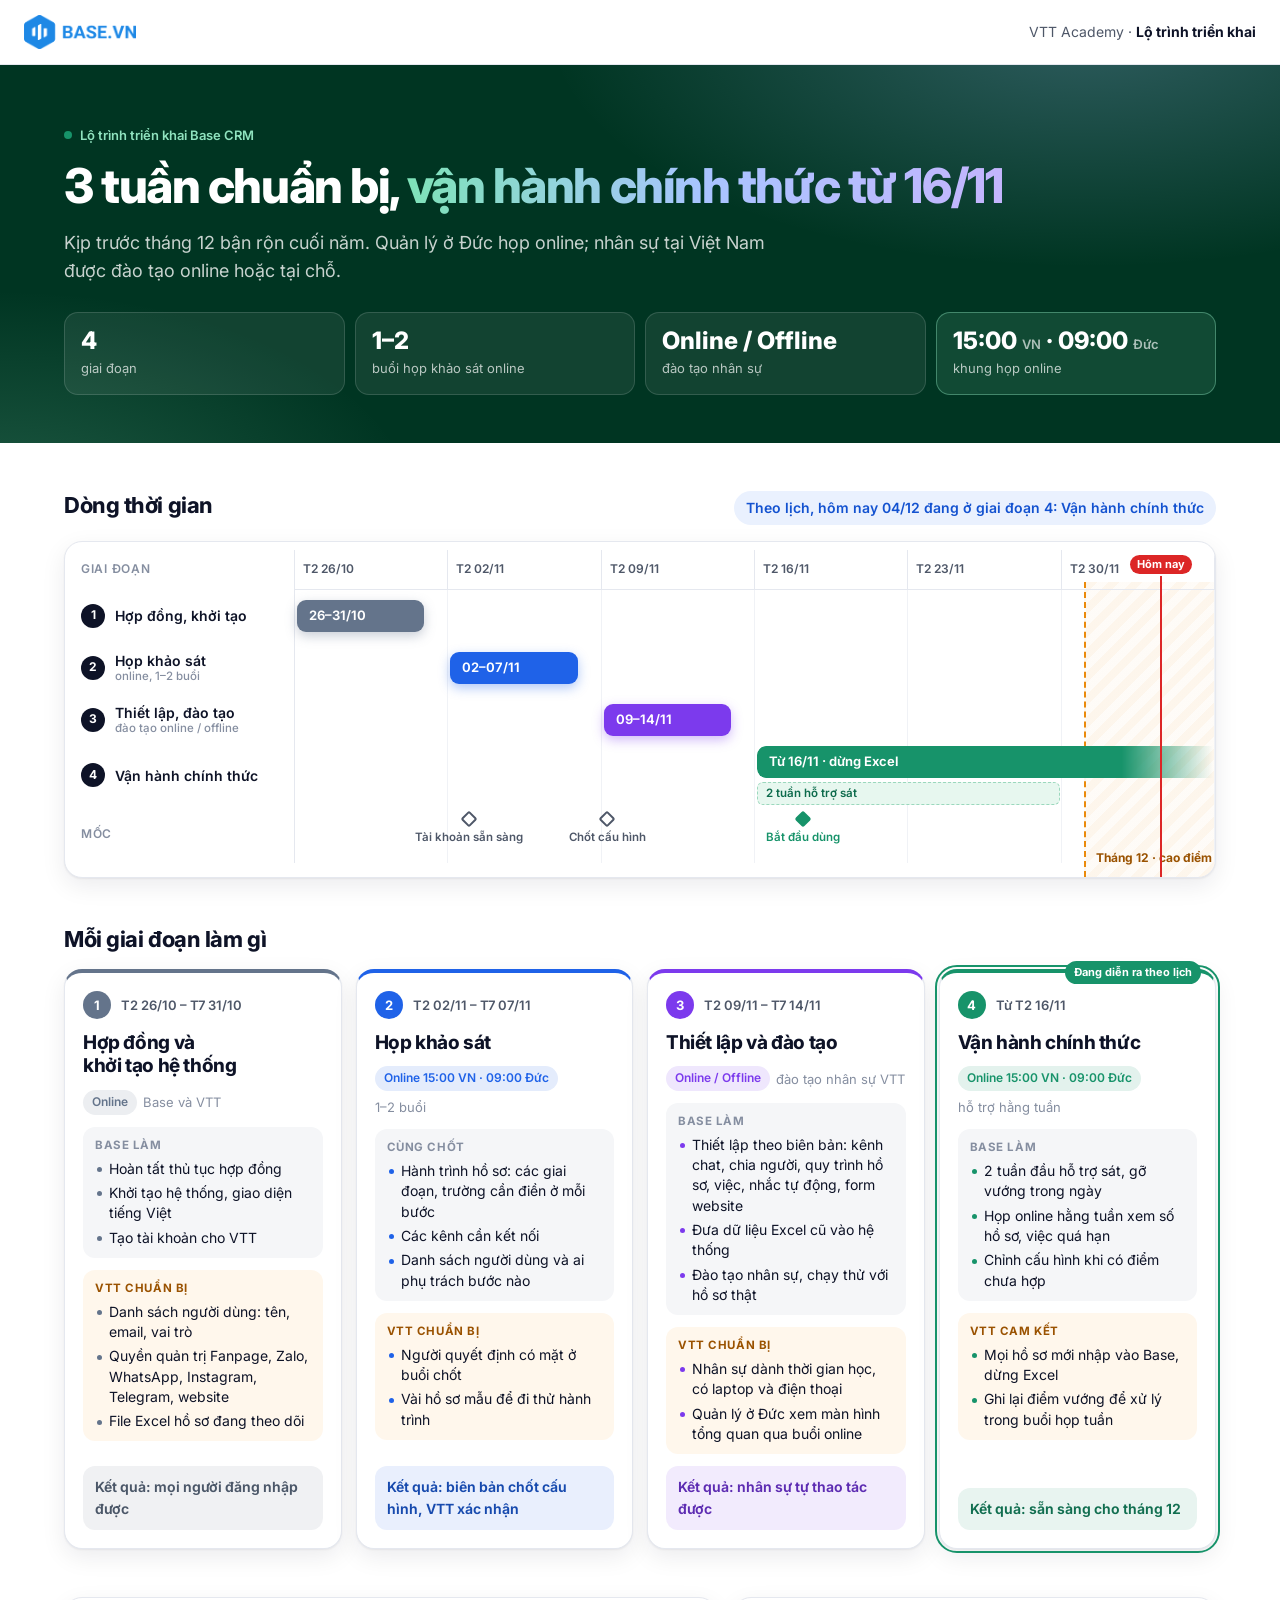
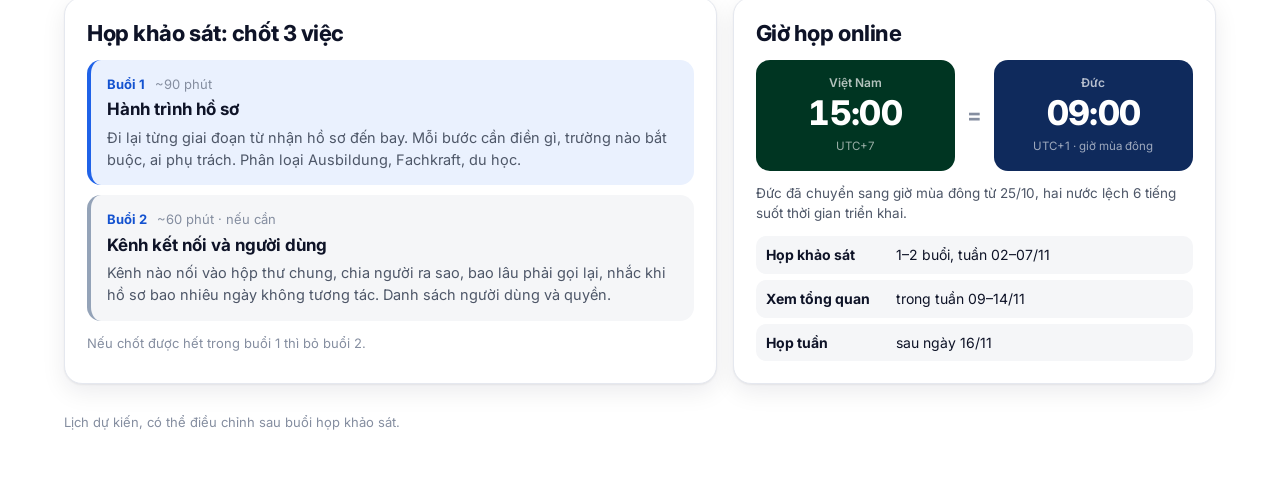
<file: vtt-academy/lo-trinh.html>
<!doctype html>
<html lang="vi">
<head>
<meta charset="utf-8">
<meta name="viewport" content="width=device-width, initial-scale=1">
<title>Lộ trình triển khai · VTT Academy</title>
<meta name="description" content="Lộ trình triển khai Base CRM cho VTT Academy: 3 tuần chuẩn bị, vận hành chính thức từ 16/11/2026.">
<link rel="icon" type="image/png" href="assets/brand/favicon.png">
<link rel="preconnect" href="https://fonts.googleapis.com">
<link rel="preconnect" href="https://fonts.gstatic.com" crossorigin>
<link href="https://fonts.googleapis.com/css2?family=Inter:wght@400;500;600;700;800&display=swap" rel="stylesheet">
<link rel="stylesheet" href="style.css?v=vtt2">
<link rel="stylesheet" href="lo-trinh.css?v=1">
</head>
<body>
<header class="top">
  <div class="top-in">
    <a class="logo" href="#lo-trinh" aria-label="Về đầu trang"><img src="assets/brand/logo-base.png" width="120" height="37" alt="Base.vn"></a>
    <p class="rm-crumb">VTT Academy · <b>Lộ trình triển khai</b></p>
  </div>
</header>

<main>
<section id="lo-trinh" class="rm" aria-labelledby="rm-h">

  <!-- Mở đầu -->
  <div class="rm-hero">
    <div class="wrap">
      <p class="part">Lộ trình triển khai Base CRM</p>
      <h1 id="rm-h">3 tuần chuẩn bị, <em>vận hành chính thức từ 16/11</em></h1>
      <p class="rm-sub">Kịp trước tháng 12 bận rộn cuối năm. Quản lý ở Đức họp online; nhân sự tại Việt Nam được đào tạo online hoặc tại chỗ.</p>
      <ul class="rm-facts">
        <li><b>4</b><span>giai đoạn</span></li>
        <li><b>1–2</b><span>buổi họp khảo sát online</span></li>
        <li><b>Online / Offline</b><span>đào tạo nhân sự</span></li>
        <li class="tz"><b>15:00 <small>VN</small> · 09:00 <small>Đức</small></b><span>khung họp online</span></li>
      </ul>
    </div>
  </div>

  <!-- Dòng thời gian -->
  <div class="wrap rm-block">
    <div class="rm-row-h">
      <h2>Dòng thời gian</h2>
      <p class="rm-now" id="rmNow" hidden></p>
    </div>
    <div class="gantt-scroll">
      <div class="gantt" id="gantt" style="--days:42">
        <div class="g-lab g-head">Giai đoạn</div>
        <div class="g-weeks">
          <span style="--s:1">T2 26/10</span><span style="--s:8">T2 02/11</span><span style="--s:15">T2 09/11</span><span style="--s:22">T2 16/11</span><span style="--s:29">T2 23/11</span><span style="--s:36">T2 30/11</span>
        </div>

        <div class="g-lab"><b>1</b>Hợp đồng, khởi tạo</div>
        <div class="g-track"><a href="#gd-1" class="g-bar c1" style="--s:1;--e:7">26–31/10</a></div>

        <div class="g-lab"><b>2</b><span>Họp khảo sát<small>online, 1–2 buổi</small></span></div>
        <div class="g-track"><a href="#gd-2" class="g-bar c2" style="--s:8;--e:14">02–07/11</a></div>

        <div class="g-lab"><b>3</b><span>Thiết lập, đào tạo<small>đào tạo online / offline</small></span></div>
        <div class="g-track"><a href="#gd-3" class="g-bar c3" style="--s:15;--e:21">09–14/11</a></div>

        <div class="g-lab"><b>4</b>Vận hành chính thức</div>
        <div class="g-track">
          <a href="#gd-4" class="g-bar c4 open" style="--s:22;--e:43">Từ 16/11 · dừng Excel</a>
          <span class="g-sub" style="--s:22;--e:36">2 tuần hỗ trợ sát</span>
        </div>

        <div class="g-lab g-ms-l">Mốc</div>
        <div class="g-track g-ms">
          <span class="ms" style="--s:6"><i></i>Tài khoản sẵn sàng</span>
          <span class="ms" style="--s:13"><i></i>Chốt cấu hình</span>
          <span class="ms go" style="--s:22"><i></i>Bắt đầu dùng</span>
        </div>

        <div class="g-peak" style="--s:37" aria-hidden="true"><span>Tháng 12 · cao điểm</span></div>
        <div class="g-today" id="gToday" hidden><span>Hôm nay</span></div>
      </div>
    </div>
  </div>

  <!-- 4 giai đoạn -->
  <div class="wrap rm-block">
    <div class="rm-row-h"><h2>Mỗi giai đoạn làm gì</h2></div>
    <ol class="phases">

      <li class="ph c1" id="gd-1">
        <p class="ph-top"><b>1</b><span>T2 26/10 – T7 31/10</span></p>
        <h3>Hợp đồng và khởi tạo hệ thống</h3>
        <p class="ph-how"><i>Online</i>Base và VTT</p>
        <div class="ph-col">
          <p class="ph-h">Base làm</p>
          <ul><li>Hoàn tất thủ tục hợp đồng</li><li>Khởi tạo hệ thống, giao diện tiếng Việt</li><li>Tạo tài khoản cho VTT</li></ul>
        </div>
        <div class="ph-col vtt">
          <p class="ph-h">VTT chuẩn bị</p>
          <ul><li>Danh sách người dùng: tên, email, vai trò</li><li>Quyền quản trị Fanpage, Zalo, WhatsApp, Instagram, Telegram, website</li><li>File Excel hồ sơ đang theo dõi</li></ul>
        </div>
        <p class="ph-out">Kết quả: mọi người đăng nhập được</p>
      </li>

      <li class="ph c2" id="gd-2">
        <p class="ph-top"><b>2</b><span>T2 02/11 – T7 07/11</span></p>
        <h3>Họp khảo sát</h3>
        <p class="ph-how"><i>Online 15:00 VN · 09:00 Đức</i>1–2 buổi</p>
        <div class="ph-col">
          <p class="ph-h">Cùng chốt</p>
          <ul><li>Hành trình hồ sơ: các giai đoạn, trường cần điền ở mỗi bước</li><li>Các kênh cần kết nối</li><li>Danh sách người dùng và ai phụ trách bước nào</li></ul>
        </div>
        <div class="ph-col vtt">
          <p class="ph-h">VTT chuẩn bị</p>
          <ul><li>Người quyết định có mặt ở buổi chốt</li><li>Vài hồ sơ mẫu để đi thử hành trình</li></ul>
        </div>
        <p class="ph-out">Kết quả: biên bản chốt cấu hình, VTT xác nhận</p>
      </li>

      <li class="ph c3" id="gd-3">
        <p class="ph-top"><b>3</b><span>T2 09/11 – T7 14/11</span></p>
        <h3>Thiết lập và đào tạo</h3>
        <p class="ph-how"><i>Online / Offline</i>đào tạo nhân sự VTT</p>
        <div class="ph-col">
          <p class="ph-h">Base làm</p>
          <ul><li>Thiết lập theo biên bản: kênh chat, chia người, quy trình hồ sơ, việc, nhắc tự động, form website</li><li>Đưa dữ liệu Excel cũ vào hệ thống</li><li>Đào tạo nhân sự, chạy thử với hồ sơ thật</li></ul>
        </div>
        <div class="ph-col vtt">
          <p class="ph-h">VTT chuẩn bị</p>
          <ul><li>Nhân sự dành thời gian học, có laptop và điện thoại</li><li>Quản lý ở Đức xem màn hình tổng quan qua buổi online</li></ul>
        </div>
        <p class="ph-out">Kết quả: nhân sự tự thao tác được</p>
      </li>

      <li class="ph c4" id="gd-4">
        <p class="ph-top"><b>4</b><span>Từ T2 16/11</span></p>
        <h3>Vận hành chính thức</h3>
        <p class="ph-how"><i>Online 15:00 VN · 09:00 Đức</i>hỗ trợ hằng tuần</p>
        <div class="ph-col">
          <p class="ph-h">Base làm</p>
          <ul><li>2 tuần đầu hỗ trợ sát, gỡ vướng trong ngày</li><li>Họp online hằng tuần xem số hồ sơ, việc quá hạn</li><li>Chỉnh cấu hình khi có điểm chưa hợp</li></ul>
        </div>
        <div class="ph-col vtt">
          <p class="ph-h">VTT cam kết</p>
          <ul><li>Mọi hồ sơ mới nhập vào Base, dừng Excel</li><li>Ghi lại điểm vướng để xử lý trong buổi họp tuần</li></ul>
        </div>
        <p class="ph-out">Kết quả: sẵn sàng cho tháng 12</p>
      </li>
    </ol>
  </div>

  <!-- Họp khảo sát + giờ họp -->
  <div class="wrap rm-block rm-two">
    <div class="ws">
      <h2>Họp khảo sát: chốt 3 việc</h2>
      <ol class="ws-list">
        <li>
          <p class="ws-t"><b>Buổi 1</b><span>~90 phút</span></p>
          <p class="ws-n">Hành trình hồ sơ</p>
          <p class="ws-d">Đi lại từng giai đoạn từ nhận hồ sơ đến bay. Mỗi bước cần điền gì, trường nào bắt buộc, ai phụ trách. Phân loại Ausbildung, Fachkraft, du học.</p>
        </li>
        <li>
          <p class="ws-t"><b>Buổi 2</b><span>~60 phút · nếu cần</span></p>
          <p class="ws-n">Kênh kết nối và người dùng</p>
          <p class="ws-d">Kênh nào nối vào hộp thư chung, chia người ra sao, bao lâu phải gọi lại, nhắc khi hồ sơ bao nhiêu ngày không tương tác. Danh sách người dùng và quyền.</p>
        </li>
      </ol>
      <p class="ws-note">Nếu chốt được hết trong buổi 1 thì bỏ buổi 2.</p>
    </div>

    <div class="tzc">
      <h2>Giờ họp online</h2>
      <div class="clocks">
        <div><small>Việt Nam</small><b>15:00</b><span>UTC+7</span></div>
        <i aria-hidden="true">=</i>
        <div><small>Đức</small><b>09:00</b><span>UTC+1 · giờ mùa đông</span></div>
      </div>
      <p class="tzc-n">Đức đã chuyển sang giờ mùa đông từ 25/10, hai nước lệch 6 tiếng suốt thời gian triển khai.</p>
      <ul class="tzc-l">
        <li><b>Họp khảo sát</b>1–2 buổi, tuần 02–07/11</li>
        <li><b>Xem tổng quan</b>trong tuần 09–14/11</li>
        <li><b>Họp tuần</b>sau ngày 16/11</li>
      </ul>
    </div>
  </div>

  <div class="wrap"><p class="source">Lịch dự kiến, có thể điều chỉnh sau buổi họp khảo sát.</p></div>
</section>
</main>

<script>
(() => {
  // Vạch "Hôm nay" và giai đoạn đang diễn ra theo lịch
  const start = new Date(2026, 9, 26), today = new Date();
  today.setHours(0, 0, 0, 0);
  const d = Math.round((today - start) / 864e5) + 1;
  const g = document.getElementById('gToday');
  if (d >= 1 && d <= 42) { g.style.setProperty('--s', d); g.hidden = false; }
  const P = [[1, 6, 'Hợp đồng, khởi tạo'], [8, 13, 'Họp khảo sát'], [15, 20, 'Thiết lập, đào tạo'], [22, 999, 'Vận hành chính thức']];
  const i = P.findIndex(([a, b]) => d >= a && d <= b);
  if (i >= 0) {
    document.getElementById('gd-' + (i + 1)).classList.add('now');
    const n = document.getElementById('rmNow');
    n.textContent = `Theo lịch, hôm nay ${String(today.getDate()).padStart(2, '0')}/${String(today.getMonth() + 1).padStart(2, '0')} đang ở giai đoạn ${i + 1}: ${P[i][2]}`;
    n.hidden = false;
  }
})();
</script>
</body>
</html>
</file>
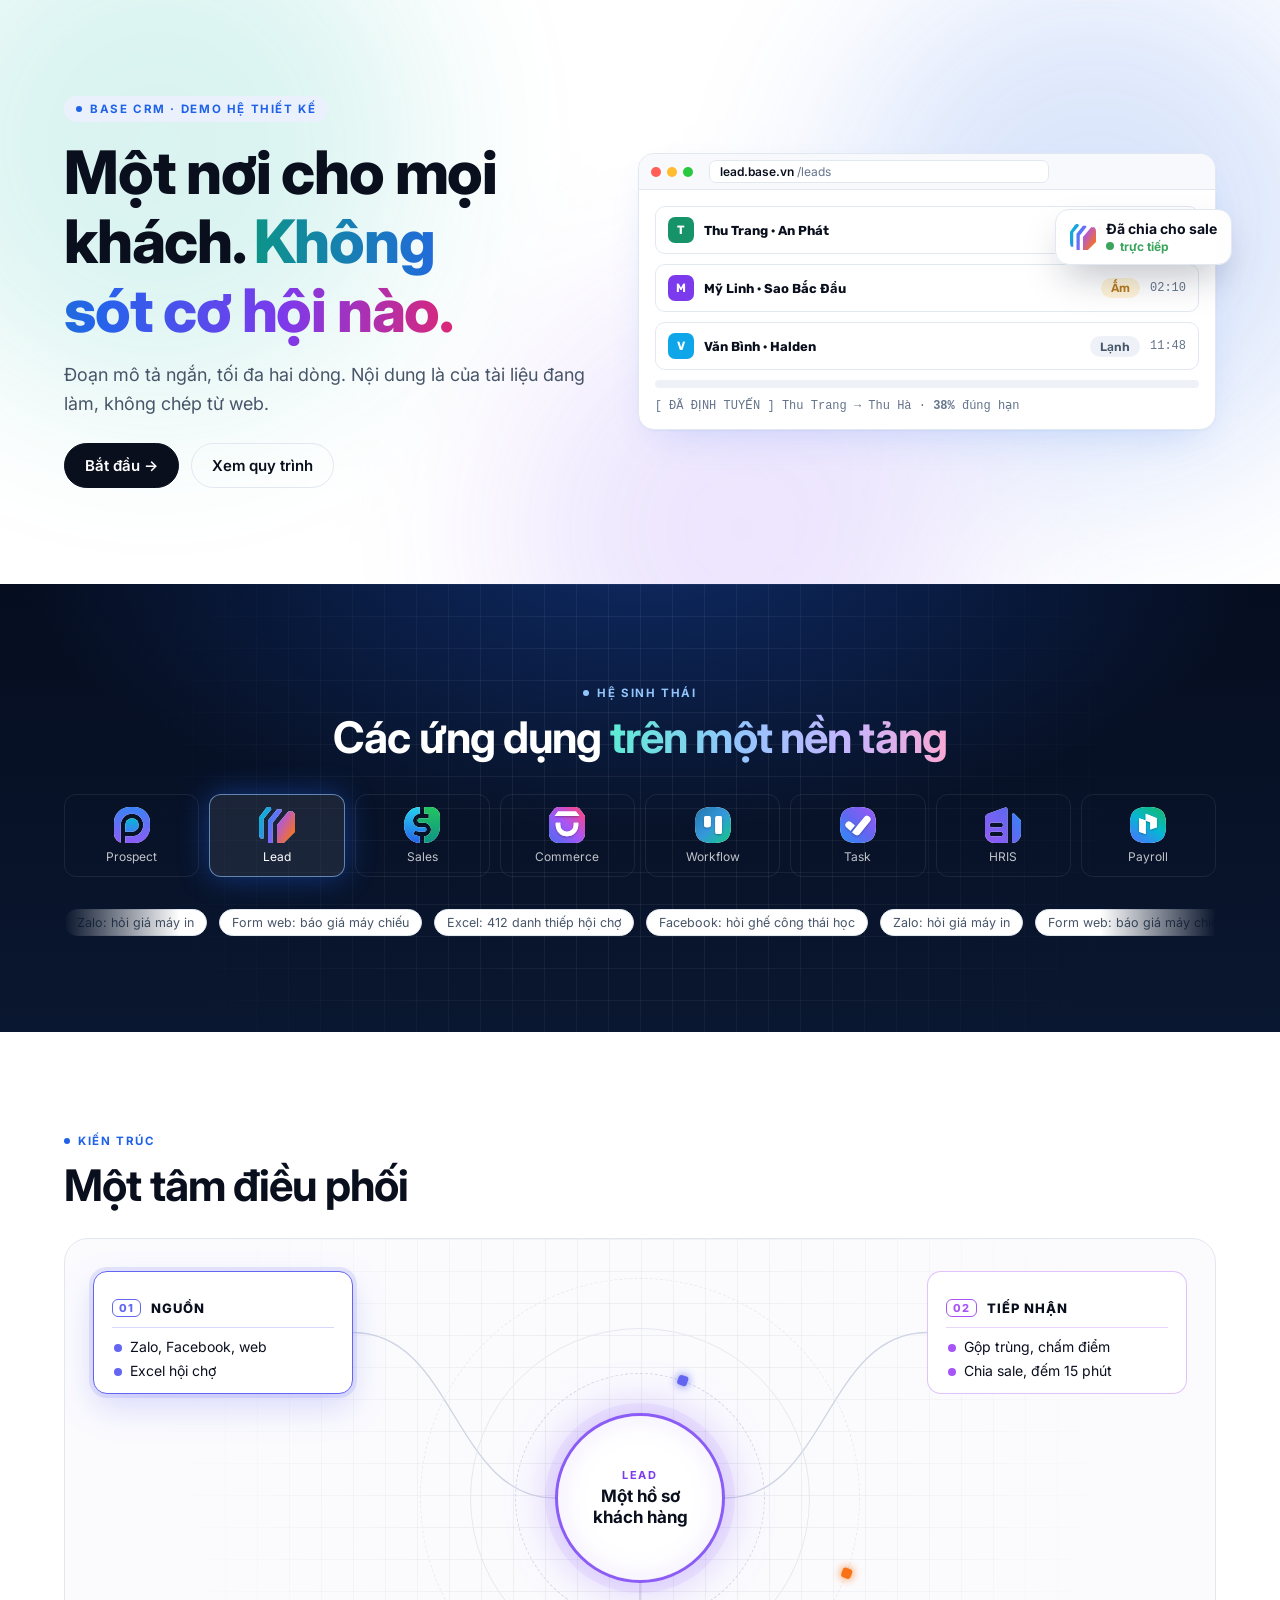
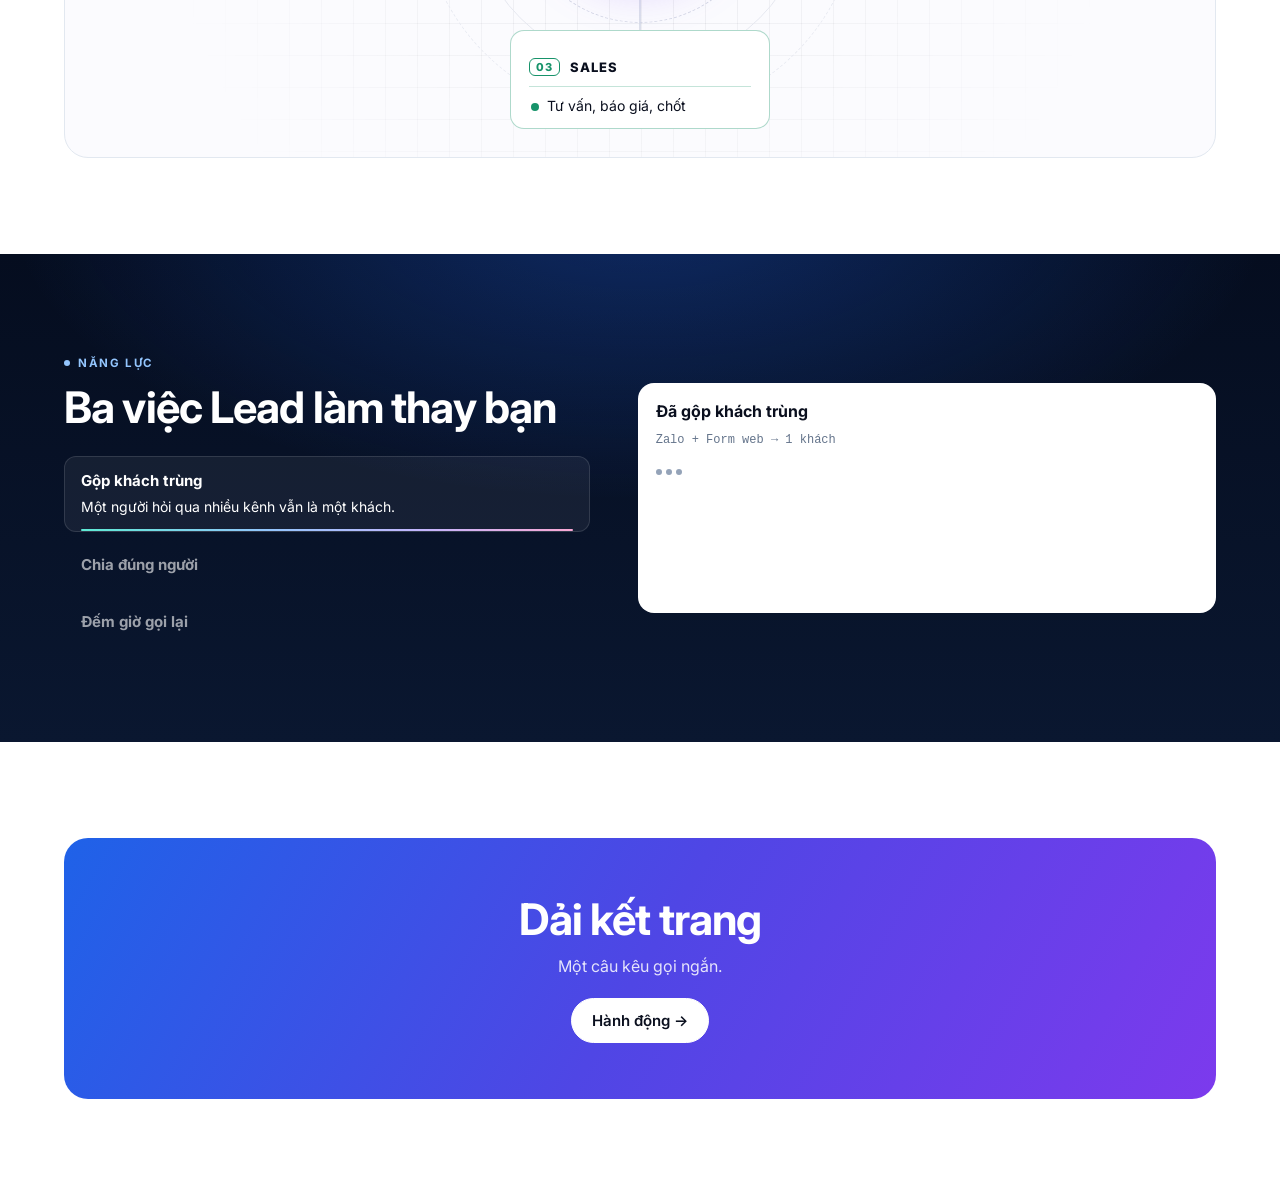
<file: .claude/skills/base-web-design-system/assets/demo.html>
<!doctype html>
<html lang="vi">
<head>
<meta charset="utf-8">
<meta name="viewport" content="width=device-width, initial-scale=1">
<title>Base design system · Demo</title>
<link rel="preconnect" href="https://fonts.googleapis.com">
<link rel="preconnect" href="https://fonts.gstatic.com" crossorigin>
<link href="https://fonts.googleapis.com/css2?family=Inter:wght@400;500;600;700;800&family=Rubik:wght@400;500;600&display=swap" rel="stylesheet">
<link rel="stylesheet" href="base.css">
<style>
  body{margin:0;background:#fff}
  .grid2{display:grid;grid-template-columns:minmax(0,1fr) minmax(0,1.1fr);gap:48px;align-items:center}
  .hero-shot{position:relative}
  .hero-shot .bds-toast{position:absolute}
  .t1{left:-24px;bottom:40px}.t2{right:-16px;top:56px}
  .mock{padding:16px;display:grid;gap:10px;font-family:var(--bds-font-ui);font-size:13px}
  .row{display:flex;align-items:center;gap:10px;padding:10px 12px;border:1px solid var(--bds-border);border-radius:10px}
  .row b{flex:1;min-width:0;overflow:hidden;text-overflow:ellipsis;white-space:nowrap}
  .av{width:26px;height:26px;border-radius:7px;display:grid;place-items:center;color:#fff;font-weight:700;font-size:12px}
  .arch{position:relative;height:520px;border-radius:24px;border:1px solid var(--bds-border);background:#fbfbfe;overflow:hidden}
  .arch .bds-rings{position:absolute;left:50%;top:50%}
  .arch .bds-core{position:absolute;left:50%;top:50%;transform:translate(-50%,-50%)}
  .arch .bds-ncard{position:absolute;width:260px;background:#fff}
  .n1{left:28px;top:32px}.n2{right:28px;top:32px}.n3{left:50%;bottom:28px;transform:translateX(-50%)}
  .tick{display:inline-flex;gap:6px;align-items:center;padding:5px 12px;border-radius:999px;background:#fff;border:1px solid var(--bds-border);font-size:12.5px;white-space:nowrap}
  .apps{display:grid;grid-template-columns:repeat(8,1fr);gap:10px}
  .app{display:flex;flex-direction:column;align-items:center;gap:6px;padding:12px 6px;border-radius:12px;font-size:12px;color:rgba(255,255,255,.75);border:1px solid rgba(255,255,255,.08);transition:all var(--bds-state)}
  .app.on{background:rgba(255,255,255,.08);border-color:rgba(147,197,253,.6);box-shadow:0 0 30px rgba(31,98,232,.45);color:#fff}
  .screen{padding:18px;border-radius:16px;background:#fff;color:var(--bds-ink);min-height:230px}
  @media (max-width:900px){.grid2{grid-template-columns:minmax(0,1fr)}.apps{grid-template-columns:repeat(4,1fr)}.arch{height:auto;padding:16px;display:grid;gap:12px}.arch .bds-rings,.arch svg{display:none}.arch .bds-core,.arch .bds-ncard{position:static;transform:none;width:auto;margin:0 auto}}
</style>
</head>
<body class="bds">

<!-- Mẫu 1: hero chia đôi + cửa sổ sản phẩm + thông báo nổi -->
<section class="bds-section" style="overflow:hidden">
  <div class="bds-aurora" style="opacity:.35"><i></i><i></i><i></i></div>
  <div class="bds-wrap grid2" style="position:relative" id="hero">
    <div>
      <span class="bds-eyebrow pill">Base CRM · Demo hệ thiết kế</span>
      <h1 class="bds-h1" style="margin-top:16px">Một nơi cho mọi khách. <span class="bds-grad-text">Không sót cơ hội nào.</span></h1>
      <p class="bds-lead" style="margin-top:16px">Đoạn mô tả ngắn, tối đa hai dòng. Nội dung là của tài liệu đang làm, không chép từ web.</p>
      <div style="display:flex;gap:12px;margin-top:24px"><a class="bds-btn dark" href="#">Bắt đầu →</a><a class="bds-btn ghost" href="#">Xem quy trình</a></div>
    </div>
    <div class="hero-shot" data-depth="10">
      <div class="bds-window">
        <div class="bds-window-bar"><i></i><i></i><i></i><span class="url"><b>lead.base.vn</b> /leads</span></div>
        <div class="mock">
          <div class="row bds-reveal"><span class="av" style="background:#17936a">T</span><b>Thu Trang · An Phát</b><span class="bds-chip is-err">Nóng</span><span class="bds-mono">04:12</span></div>
          <div class="row bds-reveal"><span class="av" style="background:#7c3aed">M</span><b>Mỹ Linh · Sao Bắc Đẩu</b><span class="bds-chip is-warn">Ấm</span><span class="bds-mono">02:10</span></div>
          <div class="row bds-reveal"><span class="av" style="background:#0ea5e9">V</span><b>Văn Bình · Halden</b><span class="bds-chip">Lạnh</span><span class="bds-mono">11:48</span></div>
          <div class="bds-bar"><i style="--v:72%"></i></div>
          <span class="bds-mono">[ ĐÃ ĐỊNH TUYẾN ] Thu Trang → Thu Hà · <b data-count="94" data-suffix="%">0</b> đúng hạn</span>
        </div>
      </div>
      <div class="bds-toast cycle t1"><img src="app-icons/prospect.svg" alt=""><div><b>Tin Zalo mới</b><small>Hỏi giá 40 ghế · 21:04</small></div></div>
      <div class="bds-toast cycle t2"><img src="app-icons/lead.svg" alt=""><div><b>Đã chia cho sale</b><small><span class="bds-live">trực tiếp</span></small></div></div>
    </div>
  </div>
</section>

<!-- Mẫu 5: lưới icon app trên nền navy -->
<section class="bds-section bds-dark" style="overflow:hidden">
  <div class="bds-gridbg"></div>
  <div class="bds-wrap" style="position:relative;text-align:center">
    <span class="bds-eyebrow">Hệ sinh thái</span>
    <h2 class="bds-h2" style="margin:12px 0 32px">Các ứng dụng <span class="bds-grad-text">trên một nền tảng</span></h2>
    <div class="apps" id="apps">
      <div class="app"><img class="bds-app-ic" src="app-icons/prospect.svg" alt="">Prospect</div>
      <div class="app"><img class="bds-app-ic" src="app-icons/lead.svg" alt="">Lead</div>
      <div class="app"><img class="bds-app-ic" src="app-icons/sales.svg" alt="">Sales</div>
      <div class="app"><img class="bds-app-ic" src="app-icons/commerce.svg" alt="">Commerce</div>
      <div class="app"><img class="bds-app-ic" src="app-icons/workflow.svg" alt="">Workflow</div>
      <div class="app"><img class="bds-app-ic" src="app-icons/task.svg" alt="">Task</div>
      <div class="app"><img class="bds-app-ic" src="app-icons/hris.svg" alt="">HRIS</div>
      <div class="app"><img class="bds-app-ic" src="app-icons/payroll.svg" alt="">Payroll</div>
    </div>
    <div class="bds-marquee" style="margin-top:32px"><div class="bds-marquee-track" style="--dur:26s">
      <span class="tick" style="color:var(--bds-text)">Zalo: hỏi giá máy in</span><span class="tick" style="color:var(--bds-text)">Form web: báo giá máy chiếu</span><span class="tick" style="color:var(--bds-text)">Excel: 412 danh thiếp hội chợ</span><span class="tick" style="color:var(--bds-text)">Facebook: hỏi ghế công thái học</span>
    </div></div>
  </div>
</section>

<!-- Mẫu 7: kiến trúc vòng tròn + đường nối + thẻ đánh số -->
<section class="bds-section">
  <div class="bds-wrap">
    <span class="bds-eyebrow">Kiến trúc</span>
    <h2 class="bds-h2" style="margin:12px 0 28px">Một tâm điều phối</h2>
    <div class="arch" id="arch">
      <div class="bds-gridbg"></div>
      <svg class="bds-lines" id="archLines"></svg>
      <div class="bds-rings"><span class="ring" style="width:250px;height:250px"><i style="--a:20deg;--c:#6366F1;--r:125px"></i></span><span class="ring" style="width:340px;height:340px"><i style="--a:200deg;--c:#A855F7;--r:170px"></i></span><span class="ring" style="width:440px;height:440px"><i style="--a:110deg;--c:#F97316;--r:220px"></i></span></div>
      <div class="bds-core" id="archCore"><small>Lead</small><b>Một hồ sơ<br>khách hàng</b></div>
      <div class="bds-ncard n1" style="--hc:#6366F1"><p class="bds-ncard-h"><span class="n">01</span>Nguồn</p><ul><li>Zalo, Facebook, web</li><li>Excel hội chợ</li></ul></div>
      <div class="bds-ncard n2" style="--hc:#A855F7"><p class="bds-ncard-h"><span class="n">02</span>Tiếp nhận</p><ul><li>Gộp trùng, chấm điểm</li><li>Chia sale, đếm 15 phút</li></ul></div>
      <div class="bds-ncard n3" style="--hc:#17936a"><p class="bds-ncard-h"><span class="n">03</span>Sales</p><ul><li>Tư vấn, báo giá, chốt</li></ul></div>
    </div>
  </div>
</section>

<!-- Mẫu 9: accordion trái + màn hình phải, nền tối -->
<section class="bds-section bds-dark">
  <div class="bds-wrap grid2">
    <div>
      <span class="bds-eyebrow">Năng lực</span>
      <h2 class="bds-h2" style="margin:12px 0 24px">Ba việc Lead làm thay bạn</h2>
      <div class="bds-acc" id="acc">
        <div class="bds-acc-item"><b>Gộp khách trùng</b><p>Một người hỏi qua nhiều kênh vẫn là một khách.</p></div>
        <div class="bds-acc-item"><b>Chia đúng người</b><p>Theo khu vực, nhóm hàng hoặc lần lượt.</p></div>
        <div class="bds-acc-item"><b>Đếm giờ gọi lại</b><p>Quá 15 phút chưa gọi thì báo trưởng nhóm.</p></div>
      </div>
    </div>
    <div class="bds-stage" id="stage">
      <div class="screen"><b>Đã gộp khách trùng</b><p class="bds-mono">Zalo + Form web → 1 khách</p><div class="bds-typing"><i></i><i></i><i></i></div></div>
      <div class="screen"><b>Chia cho Thu Hà</b><p class="bds-mono">Khu vực miền Bắc · nhóm hàng Ghế</p></div>
      <div class="screen"><b>Còn <span id="clock">15:00</span> để gọi</b><p class="bds-mono">Tự báo trưởng nhóm khi quá hạn</p></div>
    </div>
  </div>
</section>

<!-- Mẫu 13: CTA -->
<section class="bds-section"><div class="bds-wrap"><div class="bds-cta bds-sheen"><h2 class="bds-h2">Dải kết trang</h2><p style="opacity:.85;margin:12px auto 22px;max-width:520px">Một câu kêu gọi ngắn.</p><a class="bds-btn" style="background:#fff;color:var(--bds-ink);border-color:#fff" href="#">Hành động →</a></div></div></section>

<script src="effects.js"></script>
<script>
  BDS.reveal(); BDS.countUp(); BDS.marquee();
  BDS.cycle('.hero-shot .bds-toast', 2400, document.getElementById('hero'));
  BDS.parallax(document.getElementById('hero'));
  BDS.cycle('#apps .app', 1400, document.getElementById('apps'));
  BDS.accordionStage('#acc .bds-acc-item', '#stage > .screen', 4000);
  // Kiến trúc: nối 3 thẻ vào tâm, sáng lần lượt, chấm chạy theo đường
  const arch = document.getElementById('arch'), svg = document.getElementById('archLines'), core = document.getElementById('archCore');
  const cards = [...arch.querySelectorAll('.bds-ncard')]; let paths = [];
  function draw() { svg.innerHTML = ''; if (getComputedStyle(svg).display === 'none') return;
    paths = cards.map((c, i) => BDS.connect(svg, i < 2 ? (i === 0 ? c : core) : core, i < 2 ? (i === 0 ? core : c) : c, { side: i < 2 ? 'h' : 'v', color: getComputedStyle(c).getPropertyValue('--hc') })); }
  draw(); addEventListener('resize', draw);
  BDS.cycle(cards, 2600, arch, (i) => { paths.forEach((p, k) => p.classList.toggle('on', k === i)); BDS.travel(paths[i]); });
</script>
</body>
</html>
</file>
<file: style.css>
/* Base CRM · Solution design
   Màu và chữ theo base.vn: Inter, xanh Base, nền xanh rừng ở phần mở đầu. */
:root{
  --brand:#1F62E8; --brand-d:#1352D0; --brand-soft:#EAF1FE;
  --forest:#003522; --forest-2:#0b4a32;
  --green:#17936a; --green-soft:#E7F7EF;
  --warn:#c2410c; --warn-soft:#FFF2E6;
  --ink:#0E1327; --ink-2:#4e5768; --ink-3:#858ea0;
  --line:#e5e8ef; --bg:#ffffff; --bg-2:#f5f6f8;
  --hh:64px; --rh:68px; --r:14px;
  --shadow:0 1px 2px rgba(14,19,39,.06),0 8px 24px rgba(14,19,39,.08);
  --ease:cubic-bezier(.2,.7,.2,1);
  color-scheme:light;
}
*{box-sizing:border-box}
html{scroll-behavior:smooth;scroll-padding-top:calc(var(--hh) + 8px)}
body{margin:0;font-family:Inter,system-ui,-apple-system,"Segoe UI",sans-serif;color:var(--ink);background:var(--bg);font-size:16px;line-height:1.55;-webkit-font-smoothing:antialiased;overflow-x:hidden}
img{max-width:100%;height:auto;display:block}
a{color:var(--brand)}
h1,h2,h3{margin:0;letter-spacing:-.02em;line-height:1.2;text-wrap:balance}
p{margin:0}
ul,ol{margin:0;padding:0;list-style:none}
button{font:inherit;color:inherit;cursor:pointer}
:focus-visible{outline:3px solid var(--brand);outline-offset:2px;border-radius:6px}
.wrap{width:100%;max-width:1200px;margin:0 auto;padding:0 24px}
.skip{position:absolute;left:-999px;top:8px;background:#fff;padding:8px 12px;z-index:100}
.skip:focus{left:8px}

/* ---------- Thanh điều hướng ---------- */
.top{position:sticky;top:0;z-index:50;background:rgba(255,255,255,.92);backdrop-filter:saturate(1.4) blur(12px);-webkit-backdrop-filter:saturate(1.4) blur(12px);border-bottom:1px solid var(--line)}
.top-in{height:var(--hh);display:flex;align-items:center;gap:20px;max-width:1280px;margin:0 auto;padding:0 24px}
.logo img{width:112px;height:auto}
.tabs{display:flex;gap:4px;flex:1;justify-content:center;overflow-x:auto;scrollbar-width:none}
.tabs::-webkit-scrollbar{display:none}
.tabs a{display:flex;align-items:center;gap:8px;padding:8px 14px;border-radius:999px;text-decoration:none;color:var(--ink-2);font-size:14px;font-weight:500;white-space:nowrap;transition:background .2s,color .2s}
.tabs a b{display:grid;place-items:center;width:22px;height:22px;border-radius:50%;background:var(--bg-2);color:var(--ink-3);font-size:12px;font-weight:700;transition:inherit}
.tabs a:hover{background:var(--bg-2);color:var(--ink)}
.tabs a.done b{background:var(--green-soft);color:var(--green)}
.tabs a[aria-current="true"]{background:var(--brand-soft);color:var(--brand-d);font-weight:600}
.tabs a[aria-current="true"] b{background:var(--brand);color:#fff}
.where{font-size:13px;color:var(--ink-3);white-space:nowrap;min-width:150px;text-align:right}
.where #whereSec{font-weight:600;color:var(--ink)}
.where #whereStep:not(:empty)::before{content:" › ";color:var(--ink-3)}
.where #whereStep{color:var(--brand-d);font-weight:600}
.bar{height:3px}
.bar i{display:block;height:100%;width:0;background:linear-gradient(90deg,var(--brand),var(--green));transition:width .15s linear}

/* ---------- Khung chung ---------- */
.sec{padding:80px 0;position:relative}
.sec.alt{background:var(--bg-2)}
.sec-head{max-width:820px;margin-bottom:32px}
.part{display:inline-flex;align-items:center;gap:8px;font-size:13px;font-weight:600;color:var(--brand-d);margin-bottom:12px}
.part::before{content:"";width:8px;height:8px;border-radius:50%;background:var(--green)}
h2{font-size:clamp(26px,3.2vw,38px);font-weight:700}
.btn{display:inline-flex;align-items:center;gap:8px;padding:12px 20px;border-radius:999px;background:var(--brand);color:#fff;text-decoration:none;font-weight:600;font-size:15px;border:1px solid var(--brand);transition:background .2s,transform .15s}
.btn:hover{background:var(--brand-d)}
.btn:active{transform:scale(.98)}
.btn.ghost{background:transparent;color:var(--ink);border-color:var(--line)}
.btn.ghost:hover{background:var(--bg-2)}
.btn.sm{padding:9px 16px;font-size:14px}
.btn[disabled]{opacity:.35;pointer-events:none}
.cta{display:flex;flex-wrap:wrap;gap:12px;margin-top:28px}

/* ---------- Cửa sổ ảnh hệ thống ---------- */
.win{margin:0;background:#fff;border:1px solid var(--line);border-radius:12px;box-shadow:var(--shadow);overflow:hidden}
.win-bar{display:flex;align-items:center;gap:6px;height:34px;padding:0 12px;background:#f7f8fa;border-bottom:1px solid var(--line)}
.win-bar i{width:9px;height:9px;border-radius:50%}
.win-bar i:first-child{background:#ff6159}.win-bar i:nth-child(2){background:#ffbd2e}.win-bar i:nth-child(3){background:#28c941}
.win-bar span{margin-left:8px;font-size:12px;color:var(--ink-3);white-space:nowrap;overflow:hidden;text-overflow:ellipsis}
.win img{width:100%}
.zoom{display:block;width:100%;padding:0;border:0;background:#fff;cursor:zoom-in;position:relative}
.zoom::after{content:"⤢ Phóng to";position:absolute;right:10px;bottom:10px;font-size:12px;font-weight:600;color:#fff;background:rgba(14,19,39,.72);padding:4px 10px;border-radius:999px;opacity:0;transition:opacity .2s}
.zoom:hover::after,.zoom:focus-visible::after{opacity:1}

/* ---------- 1. Tổng quan ---------- */
.hero{position:relative;min-height:calc(100vh - var(--hh) - 3px);display:flex;flex-direction:column;justify-content:center;background:linear-gradient(180deg,var(--forest),#04261a 70%,var(--forest-2));color:#fff;padding:56px 0 40px;overflow:hidden}
.hero>.wrap{position:relative;z-index:1}
.hero .part{color:#8fe3bf}
.hero-bg{position:absolute;inset:0;pointer-events:none}
.aurora i{position:absolute;border-radius:50%;filter:blur(90px);animation:drift 18s ease-in-out infinite alternate}
.aurora .b1{width:560px;height:560px;left:-8%;top:-18%;background:#17936a;opacity:.55}
.aurora .b2{width:520px;height:520px;right:-6%;top:-4%;background:#1F62E8;opacity:.45;animation-duration:22s;animation-delay:-6s}
.aurora .b3{width:460px;height:460px;left:42%;bottom:-30%;background:#8b5cf6;opacity:.35;animation-duration:26s;animation-delay:-12s}
@keyframes drift{0%{transform:translate(0,0) scale(1)}50%{transform:translate(60px,40px) scale(1.12)}100%{transform:translate(-40px,20px) scale(.95)}}
.dots{position:absolute;inset:0;background-image:radial-gradient(rgba(255,255,255,.16) 1px,transparent 1.6px);background-size:26px 26px;-webkit-mask-image:radial-gradient(ellipse at 70% 45%,#000 10%,transparent 65%);mask-image:radial-gradient(ellipse at 70% 45%,#000 10%,transparent 65%)}
.hero-grid{display:grid;grid-template-columns:minmax(0,.92fr) minmax(0,1.18fr);gap:40px;align-items:center}
.hero h1{font-size:clamp(34px,4.4vw,56px);font-weight:800;letter-spacing:-.03em}
.hero h1 em{font-style:normal;background:linear-gradient(90deg,#7ee2b8,#a8c4ff,#c4b5fd,#7ee2b8);background-size:300% 100%;-webkit-background-clip:text;background-clip:text;color:transparent;animation:shine 8s linear infinite}
@keyframes shine{to{background-position:300% 0}}
.hero .lead{margin-top:16px;font-size:18px;color:rgba(255,255,255,.75)}
.what{margin-top:22px;padding:16px 18px;border-radius:var(--r);background:rgba(255,255,255,.07);border:1px solid rgba(255,255,255,.14);color:rgba(255,255,255,.88);backdrop-filter:blur(6px)}
.what b{color:#8fe3bf;margin-right:4px}

/* 3 app nối nhau */
.apps{position:relative;display:grid;grid-template-columns:repeat(3,1fr);gap:26px;margin-top:16px}
.apps::before{content:"";position:absolute;left:10%;right:10%;top:50%;height:2px;background:linear-gradient(90deg,rgba(143,227,191,.15),rgba(143,227,191,.5),rgba(168,196,255,.15));z-index:0}
.apps li{position:relative;z-index:1;display:flex;gap:10px;align-items:flex-start;padding:12px;border-radius:12px;background:#0a3a29;border:1px solid rgba(255,255,255,.14);transition:border-color .4s,box-shadow .4s,background .4s}
.apps li:not(:last-child)::after{content:"→";position:absolute;right:-20px;top:50%;transform:translateY(-50%);color:#8fe3bf;font-weight:700}
.apps li.on{background:#0f4d36;border-color:#8fe3bf;box-shadow:0 0 0 3px rgba(143,227,191,.16),0 0 34px rgba(143,227,191,.28)}
.apps img{flex:none;border-radius:7px}
.apps b{display:block;font-size:15px}
.apps span{display:block;font-size:13px;color:rgba(255,255,255,.7);line-height:1.35}

/* Ảnh 3 app + vòng + thông báo */
.hero-shots{position:relative;height:560px}
.hrings{position:absolute;left:50%;top:50%;width:0;height:0;transition:translate .35s ease-out}
.hr{position:absolute;left:0;top:0;border-radius:50%;border:1.5px dashed rgba(255,255,255,.26);transform:translate(-50%,-50%);animation:spin 70s linear infinite}
.hr.r1{width:420px;height:420px}
.hr.r2{width:580px;height:580px;border-style:solid;border-color:rgba(255,255,255,.14);animation-duration:100s;animation-direction:reverse}
.hr.r3{width:740px;height:740px;border-color:rgba(255,255,255,.12);animation-duration:140s}
.hr i{position:absolute;left:50%;top:50%;width:11px;height:11px;margin:-5.5px;border-radius:3px;background:var(--c);box-shadow:0 0 14px var(--c);transform:rotate(var(--a)) translateY(calc(var(--r) * -1))}
.hr.r1 i{--r:210px}.hr.r2 i{--r:290px}.hr.r3 i{--r:370px}
.hs{position:absolute;transition:translate .35s ease-out,opacity .5s,filter .5s}
.hs img{width:100%;height:auto;border-radius:12px;box-shadow:0 30px 70px rgba(0,0,0,.45);animation:float 9s var(--ease) infinite}
.hs-l{height:auto;width:200px;left:-10px;top:40px;z-index:1}
.hs-r{width:196px;right:-24px;top:10px;z-index:1}
.hs-r img{animation-delay:-4s}
.hs-c{width:80%;left:10%;top:170px;z-index:2}
.hs-c img{animation-delay:-2s}
.hero-shots.focus .hs{filter:brightness(.55) saturate(.7)}
.hero-shots.focus .hs.on{filter:none;z-index:3}
@keyframes float{0%,100%{transform:translateY(0)}50%{transform:translateY(-10px)}}
.toast{position:absolute;z-index:6;display:flex;align-items:center;gap:10px;padding:10px 14px;border-radius:14px;background:rgba(255,255,255,.96);color:var(--ink);box-shadow:0 18px 40px rgba(0,0,0,.35);opacity:0;transform:translateY(10px) scale(.96);transition:opacity .45s,transform .45s;pointer-events:none}
.toast.on{opacity:1;transform:none}
.toast img{border-radius:7px}
.toast b{display:block;font-size:14px}
.toast small{display:flex;align-items:center;gap:6px;font-size:12px;color:var(--ink-2)}
.toast .score{font-size:11px;padding:1px 6px;border-radius:5px}
.t1{left:120px;top:4px}
.t2{left:2%;bottom:6px}
.t3{right:-20px;top:420px}
.agenda{position:relative;z-index:3;display:flex;align-items:center;gap:20px;margin-top:44px;padding:10px;border-radius:16px;background:rgba(4,30,21,.72);border:1px solid rgba(255,255,255,.12);backdrop-filter:blur(10px);-webkit-backdrop-filter:blur(10px)}
.ag-l{flex:none;font-size:12px;letter-spacing:.08em;text-transform:uppercase;color:rgba(255,255,255,.55);line-height:1.3}
.ag-l b{display:block;font-size:18px;letter-spacing:-.01em;text-transform:none;color:#fff}
.ag-bar{flex:1;display:flex;gap:6px;min-width:0}
.ag-bar li{flex:var(--m) 0 auto}
.ag-bar a{position:relative;display:flex;align-items:center;gap:8px;height:48px;padding:0 12px;border-radius:10px;color:#fff;text-decoration:none;font-size:14px;font-weight:600;background:rgba(255,255,255,.06);border:1px solid rgba(255,255,255,.1);overflow:hidden;transition:background .2s,border-color .2s}
.ag-bar a::before{content:"";position:absolute;left:0;right:0;bottom:0;height:3px;background:linear-gradient(90deg,#17936a,#8fe3bf)}
.ag-bar li:nth-child(2) a::before{background:linear-gradient(90deg,#8fe3bf,#a8c4ff)}
.ag-bar li:nth-child(3) a::before{background:linear-gradient(90deg,#a8c4ff,#c4b5fd)}
.ag-bar li:nth-child(4) a::before{background:#c4b5fd}
.ag-bar a:hover{background:rgba(255,255,255,.12);border-color:rgba(255,255,255,.25)}
.ag-bar b{flex:none;display:grid;place-items:center;width:22px;height:22px;border-radius:50%;background:rgba(255,255,255,.14);font-size:12px}
.ag-bar span{flex:1;white-space:nowrap}
.ag-bar small{flex:none;font-size:12px;font-weight:500;color:rgba(255,255,255,.6)}

/* ---------- 2. Lưu đồ giải pháp ---------- */
.flow-sec{background:linear-gradient(180deg,#f7f9fc,#fff)}
.flow-head{display:flex;align-items:flex-end;justify-content:space-between;gap:20px;flex-wrap:wrap;margin-bottom:28px}
.mode{display:inline-flex;padding:4px;border-radius:999px;background:#fff;border:1px solid var(--line);box-shadow:var(--shadow)}
.mode button{border:0;background:transparent;padding:10px 20px;border-radius:999px;font-size:15px;font-weight:600;color:var(--ink-3);transition:background .25s,color .25s}
.mode button[aria-checked="true"][data-mode="after"]{background:var(--brand);color:#fff}
.mode button[aria-checked="true"][data-mode="before"]{background:var(--warn);color:#fff}

.flow-scroll{overflow-x:auto;padding-bottom:4px}
.flow{--g:12px;display:grid;grid-template-columns:108px repeat(4,minmax(0,1fr));column-gap:var(--g);row-gap:22px;align-items:stretch;padding:24px;border-radius:20px;background:#fff;border:1px solid var(--line);box-shadow:var(--shadow);min-width:760px;transition:border-color .3s}
.flow.is-before{border-color:#f3c6a8}
.lane-l{grid-column:1;align-self:center;font-size:12px;font-weight:700;letter-spacing:.04em;text-transform:uppercase;color:var(--ink-3)}
.row-in,.row-steps,.row-apps,.row-data,.row-out{grid-column:2 / -1}
.row-steps,.row-apps{display:grid;grid-template-columns:repeat(4,minmax(0,1fr));gap:var(--g)}

/* Kênh vào */
.row-in{display:flex;flex-wrap:wrap;gap:8px;align-items:center;position:relative}
.ch{font-size:14px;font-weight:500;padding:6px 12px;border-radius:999px;background:var(--bg-2);border:1px solid var(--line)}
.row-in::after{content:"→ vào bước 1";font-size:13px;color:var(--ink-3);margin-left:4px}

/* Hàng khách hàng */
.row-steps li{position:relative;display:flex;align-items:center;gap:8px;padding:10px 12px;border-radius:12px;background:var(--bg-2);font-weight:600;font-size:14px;line-height:1.25}
.row-steps b{flex:none;display:grid;place-items:center;width:26px;height:26px;border-radius:50%;background:var(--ink);color:#fff;font-size:12px}
.row-steps li:not(:last-child)::after{content:"";position:absolute;right:calc(var(--g) * -1);top:50%;width:var(--g);height:2px;background:var(--ink-3);transform:translateY(-50%)}
.is-after .row-steps b{animation:pulse 4s infinite}
.is-after .row-steps li:nth-child(2) b{animation-delay:1s}
.is-after .row-steps li:nth-child(3) b{animation-delay:2s}
.is-after .row-steps li:nth-child(4) b{animation-delay:3s}
@keyframes pulse{0%,18%{background:var(--brand);box-shadow:0 0 0 6px rgba(31,98,232,.18)}26%,100%{background:var(--ink);box-shadow:none}}
.row-steps li:not(:last-child)::before{content:"";position:absolute;right:calc(var(--g) * -1 - 1px);top:50%;transform:translateY(-50%);border-left:6px solid var(--ink-3);border-top:5px solid transparent;border-bottom:5px solid transparent;z-index:1}
.is-before .row-steps li:not(:last-child)::before{border-left-color:var(--warn)}
.is-before .row-steps li:not(:last-child)::after{background:repeating-linear-gradient(90deg,var(--warn) 0 3px,transparent 3px 6px)}

/* Hàng ứng dụng */
.app-blk{--tint:var(--brand-soft);--edge:var(--brand);display:flex;flex-direction:column;gap:8px;padding:10px;border-radius:16px;background:var(--tint);border:1px solid color-mix(in srgb,var(--edge) 30%,transparent);transition:background .3s,border-color .3s}
.app-blk.p{--tint:#EEF2FF;--edge:#6366F1}
.app-blk.l{--tint:#F7EEFF;--edge:#A855F7}
.app-blk.s{--tint:#E9F8F1;--edge:#17936a}
.app-blk.span2{grid-column:span 2}
.app-h{display:flex;align-items:center;gap:8px;font-weight:700;font-size:15px;padding:2px 4px}
.app-h img{border-radius:6px}
.mods{flex:1;display:grid;grid-template-columns:repeat(auto-fit,minmax(0,1fr));gap:calc(var(--g) + 20px)}
.span2 .mods{grid-template-columns:1fr 1fr}
.mod{position:relative;height:100%;display:flex;align-items:center;padding:14px 12px;border-radius:12px;text-decoration:none;color:var(--ink);font-size:14px;font-weight:600;line-height:1.35;background:#fff;border:1.5px solid var(--edge);transition:transform .2s,box-shadow .2s,background .3s,border-color .3s}
.mod:hover{transform:translateY(-3px);box-shadow:var(--shadow)}
.mod::after{content:"";position:absolute;left:50%;top:100%;width:2px;height:32px;background:var(--green)}
.is-before .app-blk{background:transparent;border-color:transparent;padding-top:0}
.is-before .app-h{display:none}
.is-before .mod{border:1.5px dashed var(--warn);background:var(--warn-soft);color:#8a2c07}
.is-before .mod::after{background:repeating-linear-gradient(180deg,var(--warn) 0 3px,transparent 3px 7px);height:22px}
.is-after .b,.is-before .a{display:none}

/* Hàng dữ liệu */
.row-data{position:relative}
.data-a{display:flex;align-items:center;justify-content:center;gap:14px;flex-wrap:wrap;padding:16px 20px;border-radius:14px;background:linear-gradient(90deg,var(--green),#1d7ea0,var(--brand));color:#fff;text-align:center}
.data-a strong{font-size:17px}
.data-a span{font-size:14px;opacity:.9}
.data-b{display:flex;justify-content:space-around;gap:10px;flex-wrap:wrap;padding:12px;border-radius:14px;border:1.5px dashed #f3c6a8}
.data-b span{font-size:14px;font-weight:600;color:#8a2c07;background:var(--warn-soft);padding:6px 12px;border-radius:8px}
.data-b span:nth-child(odd){transform:rotate(-2deg)}
.data-b span:nth-child(even){transform:rotate(2deg)}
.is-after .data-b,.is-before .data-a{display:none}

/* Hàng quản lý */
.out-a{display:grid;grid-template-columns:repeat(3,1fr);gap:var(--g)}
.out{display:flex;align-items:center;justify-content:center;text-align:center;padding:14px;border-radius:12px;background:var(--brand-soft);color:var(--brand-d);font-weight:700;font-size:15px;text-decoration:none;transition:background .2s}
.out:hover{background:#dbe7fd}
.out-b{padding:14px;border-radius:12px;text-align:center;font-weight:700;color:#8a2c07;background:var(--warn-soft)}
.is-after .out-b,.is-before .out-a{display:none}
.is-before .only-after,.is-after .only-before{display:none}
.flow-hint{margin-top:14px;font-size:14px;color:var(--ink-3)}

/* ---------- 2a. Một cửa tiếp nhận ---------- */
.blk-h{display:flex;align-items:center;gap:10px;font-size:20px;font-weight:700;margin:8px 0 16px}
.blk-h b{display:grid;place-items:center;width:28px;height:28px;border-radius:50%;background:var(--ink);color:#fff;font-size:14px}
.blk-row{display:flex;align-items:center;justify-content:space-between;gap:16px;flex-wrap:wrap;margin:56px 0 16px}
.blk-row .blk-h{margin:0}
.hub{position:relative;display:grid;grid-template-columns:260px minmax(0,1fr) 340px;grid-template-areas:"hs hm ho" "src mid out" "dup mid out" "note note note";column-gap:64px;row-gap:14px;padding:22px 28px 16px;border-radius:22px;background:#fbfbfe;border:1px solid var(--line);overflow:hidden}
.grid-bg{position:absolute;inset:0;pointer-events:none;background-image:linear-gradient(rgba(14,19,39,.045) 1px,transparent 1px),linear-gradient(90deg,rgba(14,19,39,.045) 1px,transparent 1px);background-size:32px 32px;-webkit-mask-image:radial-gradient(circle at 50% 50%,#000 25%,transparent 75%);mask-image:radial-gradient(circle at 50% 50%,#000 25%,transparent 75%)}
.hub-lines{position:absolute;inset:0;width:100%;height:100%;pointer-events:none;z-index:1}
.hub>*:not(svg):not(.grid-bg){position:relative;z-index:2}
.hub-path{fill:none;stroke:#cfd5e3;stroke-width:1.4;transition:stroke .35s,stroke-width .35s}
.hub-path.on{stroke:var(--hc,#8b5cf6);stroke-width:2.4}
.hub-dot{fill:var(--hc,#8b5cf6);filter:drop-shadow(0 0 5px var(--hc,#8b5cf6))}

.col-h{font-size:11px;font-weight:700;letter-spacing:.14em;text-transform:uppercase;color:#7b8396}
.col-h small{display:block;font-size:12px;font-weight:500;letter-spacing:0;text-transform:none;color:var(--ink-3)}
.h-src{grid-area:hs}.h-mid{grid-area:hm;text-align:center}.h-out{grid-area:ho;text-align:right}

/* Nguồn */
.srcs{grid-area:src;display:flex;flex-direction:column;gap:10px}
.src{display:flex;align-items:center;gap:10px;padding:10px 12px;border-radius:12px;background:#fff;border:1.5px solid var(--line);box-shadow:0 2px 8px rgba(14,19,39,.05);transition:border-color .3s,box-shadow .3s,transform .3s}
.src div{flex:1;min-width:0;line-height:1.25}
.src b{font-size:14px}
.src small{display:block;font-size:11.5px;color:var(--ink-3)}
.src em{font-style:normal;font-size:10px;font-weight:700;color:var(--green);background:var(--green-soft);padding:2px 6px;border-radius:6px;white-space:nowrap}
.src.on{border-color:var(--hc);box-shadow:0 0 0 4px color-mix(in srgb,var(--hc) 14%,transparent),0 10px 24px color-mix(in srgb,var(--hc) 20%,transparent);transform:translateX(4px)}
.src[data-src="0"]{--hc:#6366F1}.src[data-src="1"]{--hc:#1877F2}.src[data-src="2"]{--hc:#0EA5E9}.src[data-src="3"]{--hc:#16A34A}
.ic{flex:none;display:grid;place-items:center;width:30px;height:30px;border-radius:8px;background:var(--c);color:#fff;font-weight:800;font-size:15px}
img.ic{background:none}
.dupc{grid-area:dup;align-self:start;padding:10px 12px;border-radius:12px;background:#fff;border:1.5px solid var(--line);transition:border-color .3s,box-shadow .3s}
.dupc p{font-size:11px;font-weight:700;letter-spacing:.06em;text-transform:uppercase;color:var(--green);margin-bottom:6px}
.dupc div{display:flex;align-items:center;gap:6px}
.dupc.on{border-color:var(--green);box-shadow:0 0 0 4px rgba(23,147,106,.14)}
.mini{font-size:12px;font-weight:600;padding:3px 8px;border-radius:6px;background:var(--bg-2)}
.mini.one{background:var(--green-soft);color:var(--green)}
.arr{color:var(--ink-3)}

/* Tâm Lead */
.mid{grid-area:mid;display:flex;flex-direction:column;align-items:center;justify-content:center;gap:22px}
.core-wrap{position:relative;width:100%;height:280px}
.ring{position:absolute;left:50%;top:50%;border-radius:50%;border:1.5px dashed #d5d9e6;transform:translate(-50%,-50%);animation:spin 60s linear infinite}
.ring.r1{width:230px;height:230px}
.ring.r2{width:300px;height:300px;border-style:solid;border-color:#e6e8f0;animation-duration:90s;animation-direction:reverse}
.ring i{position:absolute;left:50%;top:50%;width:10px;height:10px;margin:-5px;border-radius:3px;background:var(--c);transform:rotate(var(--a)) translateY(calc(var(--r) * -1));box-shadow:0 0 10px var(--c)}
.r1 i{--r:115px}.r2 i{--r:150px}
@keyframes spin{to{transform:translate(-50%,-50%) rotate(360deg)}}
.core{position:absolute;left:50%;top:50%;width:164px;height:164px;margin:-82px;border-radius:50%;display:flex;flex-direction:column;align-items:center;justify-content:center;gap:4px;text-align:center;background:#fff;
  border:3px solid #8b5cf6;box-shadow:0 0 0 10px rgba(139,92,246,.08),0 0 50px rgba(139,92,246,.4),inset 0 0 30px rgba(139,92,246,.12);transition:transform .3s}
.core b{font-size:19px;letter-spacing:-.01em}
.core small{font-size:11px;font-weight:700;letter-spacing:.16em;text-transform:uppercase;color:#7c3aed}
.core img{border-radius:8px}
.core.pulse{animation:pulse2 .7s ease-out}
@keyframes pulse2{0%{transform:scale(1)}40%{transform:scale(1.06);box-shadow:0 0 0 18px rgba(139,92,246,.1),0 0 80px rgba(139,92,246,.6)}100%{transform:scale(1)}}
.proc{display:grid;grid-template-columns:repeat(2,auto);justify-content:center;gap:6px;counter-reset:p}
.proc li{text-align:center;counter-increment:p;font-size:13px;font-weight:600;padding:6px 12px;border-radius:999px;background:#fff;border:1.5px solid #e2dcf7;color:#5b21b6;transition:background .3s,color .3s}
.proc li::before{content:counter(p) ". ";color:#a78bfa}
.proc li.on{background:#8b5cf6;border-color:#8b5cf6;color:#fff}
.proc li.on::before{color:#ede9fe}

/* Đầu ra */
.outs{grid-area:out;display:flex;flex-direction:column;gap:12px}
.hcard{background:#fff;color:var(--ink);border-radius:14px;padding:12px 14px;border:1.5px solid var(--line);box-shadow:0 2px 8px rgba(14,19,39,.05);transition:border-color .3s,box-shadow .3s}
.hcard.on{border-color:#3b82f6;box-shadow:0 0 0 4px rgba(59,130,246,.12)}
.hcard-h{display:flex;justify-content:space-between;align-items:center;font-size:13px;font-weight:700;margin-bottom:6px}
.hcard-h .live{font-size:11px;color:var(--green);font-weight:700}
.hcard-h.warm{color:#c2410c;text-transform:uppercase;letter-spacing:.06em;font-size:11px}
.hub-list li{display:flex;align-items:center;gap:10px;padding:7px 0;border-top:1px solid var(--line);font-size:14px}
.hub-list li:first-child{border-top:0}
.hub-list li.new{animation:slideIn .5s var(--ease)}
.score.hot{background:#FEE2E2;color:#B91C1C}.score.warm{background:#FFF2E6;color:#C2410C}.score.cold{background:#E0F2FE;color:#0369A1}
.std-who em.score{padding:2px 8px}
.hub-list li.merged .score::after{content:" · đã gộp";font-weight:600;color:var(--green)}
@keyframes slideIn{from{opacity:0;transform:translateY(-8px);background:#fff7ed}to{opacity:1;transform:none}}
.av{flex:none;display:grid;place-items:center;width:28px;height:28px;border-radius:8px;background:var(--green);color:#fff;font-weight:700;font-size:13px}
.hub-list .nm{flex:1;min-width:0;line-height:1.2}
.hub-list .nm b{display:block;font-size:13.5px}
.hub-list .nm small{color:var(--ink-3);font-size:11.5px}
.chip{font-size:10.5px;font-weight:600;padding:2px 7px;border-radius:999px;background:var(--bg-2);color:var(--ink-2);white-space:nowrap}
.score{font-size:11.5px;font-weight:700;padding:2px 6px;border-radius:6px;background:#FFF2E6;color:#c2410c;white-space:nowrap}
.std-who{display:flex;align-items:center;gap:10px}
.std-who div{flex:1;line-height:1.25}
.std-who small{display:block;color:var(--ink-3);font-size:12px}
.std-who em{font-style:normal;font-size:12px;font-weight:700;padding:2px 7px;border-radius:6px;background:#FFF2E6;color:#c2410c}
.std-tiles{display:grid;grid-template-columns:repeat(3,1fr);gap:6px;margin-top:8px}
.std-tiles div{padding:7px 8px;border-radius:9px;background:var(--bg-2);line-height:1.2}
.std-tiles b{display:block;font-size:13.5px}
.std-tiles small{font-size:10.5px;color:var(--ink-3)}
.std-tiles .t{background:var(--green-soft)}
.std-tiles .t b{color:var(--green);font-variant-numeric:tabular-nums}
.dst{padding:12px 14px;border-radius:14px;background:#f0fbf6;border:1.5px solid rgba(23,147,106,.35);transition:border-color .3s,box-shadow .3s}
.dst.on{border-color:var(--green);box-shadow:0 0 0 4px rgba(23,147,106,.14)}
.dst-h{display:flex;align-items:center;gap:8px;font-size:13px;font-weight:800;letter-spacing:.04em;text-transform:uppercase;margin-bottom:8px}
.dst-h img{border-radius:6px}
.pipe{display:grid;grid-template-columns:repeat(3,1fr);gap:4px}
.pipe li{padding:6px 4px 6px 12px;font-size:11.5px;font-weight:600;text-align:center;background:#dff3ea;color:#0d5c42;clip-path:polygon(0 0,calc(100% - 7px) 0,100% 50%,calc(100% - 7px) 100%,0 100%,7px 50%)}
.pipe li.cur{background:var(--green);color:#fff}
.pipe li b{display:inline-block;margin-left:2px;padding:0 5px;border-radius:5px;background:rgba(255,255,255,.25);font-variant-numeric:tabular-nums}
.hub-note{grid-area:note;font-size:11px;color:var(--ink-3);text-align:right}

@media (max-width:980px){
  .hub{grid-template-columns:1fr;grid-template-areas:"hs" "src" "dup" "hm" "mid" "ho" "out" "note";padding:20px 16px}
  .hub-lines{display:none}
  .h-mid,.h-out{text-align:left}
  .h-mid,.h-out{margin-top:10px}
  .h-mid::before,.h-out::before{content:"↓";display:block;font-size:22px;color:#8b5cf6;letter-spacing:0;margin-bottom:4px}
  .srcs{display:grid;grid-template-columns:repeat(2,1fr)}
  .core-wrap{height:250px}
  .ring.r2{width:250px;height:250px}.r2 i{--r:125px}
  .ring.r1{width:200px;height:200px}.r1 i{--r:100px}
  .core{width:150px;height:150px;margin:-75px}
  .hub-note{text-align:left}
}
@media (max-width:640px){
  .srcs{grid-template-columns:1fr}
  .blk-h{font-size:18px}
}

/* ---------- 3. Chi tiết từng bước ---------- */
.journey{padding-bottom:56px}
.rail-wrap{position:sticky;top:calc(var(--hh) + 3px);z-index:20;background:rgba(255,255,255,.95);backdrop-filter:blur(10px);-webkit-backdrop-filter:blur(10px);border-top:1px solid var(--line);border-bottom:1px solid var(--line)}
.rail-wrap{transition:opacity .25s}
.rail-wrap.off{opacity:0;pointer-events:none}
.rail-in{display:flex;align-items:center;gap:8px;height:var(--rh)}
.rail{flex:1;display:grid;grid-template-columns:repeat(4,1fr);gap:4px}
.rail button{width:100%;display:flex;align-items:center;gap:8px;padding:8px 10px;border:0;border-radius:10px;background:transparent;text-align:left;font-size:14px;font-weight:500;color:var(--ink-3);transition:background .2s,color .2s}
.rail button b{flex:none;display:grid;place-items:center;width:28px;height:28px;border-radius:50%;border:2px solid var(--line);font-size:13px;font-weight:700;background:#fff;transition:inherit}
.rail button span{line-height:1.25}
.rail button small{display:block;font-size:11px;font-weight:500;color:var(--ink-3)}
.rail button:hover{background:var(--bg-2);color:var(--ink)}
.rail button.done{color:var(--ink-2)}
.rail button.done b{border-color:var(--green);background:var(--green);color:#fff}
.rail button[aria-selected="true"]{color:var(--brand-d);font-weight:650;background:var(--brand-soft)}
.rail button[aria-selected="true"] b{border-color:var(--brand);background:var(--brand);color:#fff;box-shadow:0 0 0 4px rgba(31,98,232,.15)}
.nav-btn{flex:none;width:36px;height:36px;border-radius:50%;border:1px solid var(--line);background:#fff;font-size:16px}
.nav-btn:hover{background:var(--bg-2)}
.nav-btn[disabled]{opacity:.3;cursor:default}
.rail-line{height:3px;background:var(--line)}
.rail-line i{display:block;height:100%;width:25%;background:linear-gradient(90deg,var(--green),var(--brand));transition:width .45s var(--ease)}

.panels{padding-top:32px}
.panel{display:grid;grid-template-columns:minmax(0,.62fr) minmax(0,1.38fr);gap:40px;align-items:start;scroll-margin-top:calc(var(--hh) + var(--rh) + 16px)}
#panels{display:grid;grid-template-columns:minmax(0,1fr)}
.panel{grid-row:1;grid-column:1}
.panel-foot{grid-row:2;grid-column:1}
.js .panel[hidden]{display:grid;visibility:hidden;pointer-events:none}
.js .panel.enter{animation:enter .45s var(--ease)}
@keyframes enter{from{opacity:0;transform:translateY(10px)}to{opacity:1;transform:none}}
.no-js .panel+.panel{margin-top:56px}
.p-count{font-size:13px;font-weight:700;color:var(--brand-d)}
.panel h3{font-size:32px;font-weight:750;margin:4px 0 16px}
.who{font-size:17px;color:var(--ink);padding-bottom:16px;border-bottom:1px solid var(--line)}
.ba{margin-top:14px;padding:12px 14px;border-radius:12px;font-size:16px}
.ba span{display:block;font-size:12px;font-weight:700;letter-spacing:.04em;text-transform:uppercase;margin-bottom:2px}
.ba.b{background:var(--warn-soft);color:#7a2a08}
.ba.b span{color:var(--warn)}
.ba.a{background:var(--green-soft);color:#0d4f39;font-weight:500}
.ba.a span{color:var(--green)}
.p-shots{min-width:0}
.app-tag{display:inline-block;margin-left:6px;padding:2px 8px;border-radius:999px;font-size:12px;font-weight:600}
.app-tag.p{background:#EEF2FF;color:#4338CA}
.app-tag.l{background:#F7EEFF;color:#7E22CE}
.app-tag.s{background:#E9F8F1;color:#0d6b4c}
.shot.raw{margin:0;border-radius:14px;overflow:hidden;box-shadow:var(--shadow);background:#fff}
.shot.raw .zoom{background:transparent}
.shot.tall{width:fit-content;max-width:100%}
.shot.tall img{width:auto;max-width:100%;max-height:calc(100vh - var(--hh) - var(--rh) - 150px);min-height:360px;object-fit:contain}
.shot-tabs{display:inline-flex;gap:4px;padding:4px;margin-bottom:12px;border-radius:999px;background:var(--bg-2);border:1px solid var(--line);flex-wrap:wrap}
.shot-tabs button{border:0;background:transparent;padding:7px 14px;border-radius:999px;font-size:13px;font-weight:500;color:var(--ink-2);transition:background .2s,color .2s}
.shot-tabs button[aria-selected="true"]{background:#fff;color:var(--ink);font-weight:600;box-shadow:0 1px 3px rgba(14,19,39,.12)}
.js [data-shots]{display:grid;grid-template-columns:minmax(0,1fr);align-content:start}
.js [data-shots]>.shot-tabs{grid-row:1;grid-column:1;justify-self:start}
.js [data-shots]>.shot{grid-row:2;grid-column:1;align-self:start;visibility:hidden}
.js [data-shots]>.shot.is-on{visibility:inherit;animation:enter .35s var(--ease)}
.no-js .shot+.shot{margin-top:16px}
.panel-foot{display:flex;align-items:center;justify-content:space-between;gap:12px;margin-top:36px;padding-top:20px;border-top:1px solid var(--line)}
.back{font-size:14px;font-weight:600;text-decoration:none}
.no-js .panel-foot{display:none}

/* ---------- 4. Góc quản lý ---------- */
.mgr-grid{display:grid;grid-template-columns:minmax(0,.7fr) minmax(0,1.3fr);gap:40px;align-items:center}
.mgr-sub{margin-top:14px;font-size:18px;color:var(--ink-2)}
.source{margin-top:28px;font-size:13px;color:var(--ink-3)}

/* ---------- Phóng to ảnh ---------- */
.lb{position:fixed;inset:0;z-index:200;background:rgba(8,12,24,.86);display:flex;flex-direction:column;padding:16px 24px 20px}
.lb[hidden]{display:none}
.lb-top{display:flex;align-items:center;justify-content:space-between;gap:16px;color:#fff;max-width:1400px;width:100%;margin:0 auto 12px}
.lb-top p{font-weight:600}
.lb-x{width:40px;height:40px;border-radius:50%;border:1px solid rgba(255,255,255,.3);background:transparent;color:#fff;font-size:16px}
.lb-body{flex:1;min-height:0;display:grid;place-items:center}
.lb-body img{max-width:min(1400px,100%);max-height:100%;width:auto;border-radius:10px;background:#fff;box-shadow:0 20px 60px rgba(0,0,0,.5);animation:enter .3s var(--ease)}
.lb-hint{text-align:center;color:rgba(255,255,255,.55);font-size:13px;margin-top:10px}

.keys{position:fixed;right:16px;bottom:16px;z-index:30;font-size:12px;color:var(--ink-3);background:rgba(255,255,255,.9);border:1px solid var(--line);padding:6px 10px;border-radius:999px;transition:opacity .3s}
.keys kbd{font:inherit;font-weight:600;color:var(--ink);background:var(--bg-2);border:1px solid var(--line);border-radius:4px;padding:0 5px;margin:0 1px}
.keys.hide{opacity:0;pointer-events:none}

.js .rv{opacity:0;transform:translateY(16px);transition:opacity .6s var(--ease),transform .6s var(--ease)}
.js .rv.in{opacity:1;transform:none}

/* ---------- Màn hình vừa ---------- */
@media (max-width:1120px){
  .where{display:none}
  .rail button span{font-size:13px}
}
@media (max-width:960px){
  .hero-grid{grid-template-columns:1fr}
  .hero{min-height:0}
  .hero-shots{height:440px;max-width:620px}
  .mgr-grid{grid-template-columns:1fr;gap:20px}
  .agenda{flex-direction:column;align-items:stretch;gap:10px;padding:12px}
  .ag-l{display:flex;gap:8px;align-items:baseline}.ag-l b{display:inline}
  .panel{grid-template-columns:1fr;gap:20px}
  .rail button{flex-direction:column;justify-content:center;gap:4px;text-align:center;padding:6px 4px}
  .rail button span{font-size:11px}
  :root{--rh:76px}
  .flow-scroll{margin:0 -24px;padding:0 24px 8px}
  .flow-hint::before{content:"Vuốt ngang để xem hết lưu đồ. "}
}
/* ---------- Điện thoại ---------- */
@media (max-width:640px){
  :root{--hh:56px;--rh:60px}
  .wrap{padding:0 16px}
  .top-in{padding:0 12px;gap:10px}
  .logo img{width:84px}
  .tabs{justify-content:flex-start;-webkit-mask-image:linear-gradient(90deg,transparent 0,#000 14px,#000 calc(100% - 14px),transparent);mask-image:linear-gradient(90deg,transparent 0,#000 14px,#000 calc(100% - 14px),transparent);padding:0 10px}
  .tabs a{padding:6px 8px}
  .tabs a span{display:none}
  .tabs a[aria-current="true"] span{display:inline}
  .sec{padding:52px 0}
  .hero{padding:44px 0 36px}
  .hero-shots{height:320px}
  .hs-l{width:110px}.hs-r{width:108px;top:30px}
  .hs-c{top:90px;width:92%;left:4%}
  .hr.r2,.hr.r3{display:none}
  .toast{padding:8px 10px}.toast b{font-size:12.5px}.toast small{font-size:11px}
  .t1{left:70px;top:0}.t3{right:0;top:200px}
  .apps{gap:10px}.apps li::after,.apps::before{display:none}
  .apps{grid-template-columns:1fr}
  .agenda{margin-top:28px}
  .ag-bar{flex-direction:column}
  .ag-bar li{flex:none}
  .flow-scroll{margin:0 -16px;padding:0 16px 8px}
  .mode button{padding:9px 14px;font-size:14px}
  .rail{gap:2px}
  .rail button span{display:none}
  .nav-btn{width:32px;height:32px}
  .panel h3{font-size:26px}
  .win-bar span{font-size:11px}
  .keys{display:none}
  .lb{padding:12px}
}
@media (prefers-reduced-motion:reduce){
  *,*::before,*::after{animation:none!important;transition:none!important}
  html{scroll-behavior:auto}
  .js .rv{opacity:1;transform:none}
}
@media print{
  .top,.rail-wrap,.keys,.panel-foot,.shot-tabs,.mode{display:none}
  .js .panel[hidden],.js .shot{display:block!important;visibility:visible!important}
  .panel{break-inside:avoid}
}
</file>
<file: vtt-academy/style.css>
/* Base CRM · Solution design
   Màu và chữ theo base.vn: Inter, xanh Base, nền xanh rừng ở phần mở đầu. */
:root{
  --brand:#1F62E8; --brand-d:#1352D0; --brand-soft:#EAF1FE;
  --forest:#003522; --forest-2:#0b4a32;
  --green:#17936a; --green-soft:#E7F7EF;
  --warn:#c2410c; --warn-soft:#FFF2E6;
  --ink:#0E1327; --ink-2:#4e5768; --ink-3:#858ea0;
  --line:#e5e8ef; --bg:#ffffff; --bg-2:#f5f6f8;
  --hh:64px; --rh:68px; --r:14px;
  --shadow:0 1px 2px rgba(14,19,39,.06),0 8px 24px rgba(14,19,39,.08);
  --ease:cubic-bezier(.2,.7,.2,1);
  color-scheme:light;
}
*{box-sizing:border-box}
html{scroll-behavior:smooth;scroll-padding-top:calc(var(--hh) + 8px)}
body{margin:0;font-family:Inter,system-ui,-apple-system,"Segoe UI",sans-serif;color:var(--ink);background:var(--bg);font-size:16px;line-height:1.55;-webkit-font-smoothing:antialiased;overflow-x:hidden}
img{max-width:100%;height:auto;display:block}
a{color:var(--brand)}
h1,h2,h3{margin:0;letter-spacing:-.02em;line-height:1.2;text-wrap:balance}
p{margin:0}
ul,ol{margin:0;padding:0;list-style:none}
button{font:inherit;color:inherit;cursor:pointer}
:focus-visible{outline:3px solid var(--brand);outline-offset:2px;border-radius:6px}
.wrap{width:100%;max-width:1200px;margin:0 auto;padding:0 24px}
.skip{position:absolute;left:-999px;top:8px;background:#fff;padding:8px 12px;z-index:100}
.skip:focus{left:8px}

/* ---------- Thanh điều hướng ---------- */
.top{position:sticky;top:0;z-index:50;background:rgba(255,255,255,.92);backdrop-filter:saturate(1.4) blur(12px);-webkit-backdrop-filter:saturate(1.4) blur(12px);border-bottom:1px solid var(--line)}
.top-in{height:var(--hh);display:flex;align-items:center;gap:20px;max-width:1280px;margin:0 auto;padding:0 24px}
.logo img{width:112px;height:auto}
.tabs{display:flex;gap:4px;flex:1;justify-content:center;overflow-x:auto;scrollbar-width:none}
.tabs::-webkit-scrollbar{display:none}
.tabs a{display:flex;align-items:center;gap:8px;padding:8px 14px;border-radius:999px;text-decoration:none;color:var(--ink-2);font-size:14px;font-weight:500;white-space:nowrap;transition:background .2s,color .2s}
.tabs a b{display:grid;place-items:center;width:22px;height:22px;border-radius:50%;background:var(--bg-2);color:var(--ink-3);font-size:12px;font-weight:700;transition:inherit}
.tabs a:hover{background:var(--bg-2);color:var(--ink)}
.tabs a.done b{background:var(--green-soft);color:var(--green)}
.tabs a[aria-current="true"]{background:var(--brand-soft);color:var(--brand-d);font-weight:600}
.tabs a[aria-current="true"] b{background:var(--brand);color:#fff}
.where{font-size:13px;color:var(--ink-3);white-space:nowrap;min-width:150px;text-align:right}
.where #whereSec{font-weight:600;color:var(--ink)}
.where #whereStep:not(:empty)::before{content:" › ";color:var(--ink-3)}
.where #whereStep{color:var(--brand-d);font-weight:600}
.bar{height:3px}
.bar i{display:block;height:100%;width:0;background:linear-gradient(90deg,var(--brand),var(--green));transition:width .15s linear}

/* ---------- Khung chung ---------- */
.sec{padding:80px 0;position:relative}
.sec.alt{background:var(--bg-2)}
.sec-head{max-width:820px;margin-bottom:32px}
.part{display:inline-flex;align-items:center;gap:8px;font-size:13px;font-weight:600;color:var(--brand-d);margin-bottom:12px}
.part::before{content:"";width:8px;height:8px;border-radius:50%;background:var(--green)}
h2{font-size:clamp(26px,3.2vw,38px);font-weight:700}
.btn{display:inline-flex;align-items:center;gap:8px;padding:12px 20px;border-radius:999px;background:var(--brand);color:#fff;text-decoration:none;font-weight:600;font-size:15px;border:1px solid var(--brand);transition:background .2s,transform .15s}
.btn:hover{background:var(--brand-d)}
.btn:active{transform:scale(.98)}
.btn.ghost{background:transparent;color:var(--ink);border-color:var(--line)}
.btn.ghost:hover{background:var(--bg-2)}
.btn.sm{padding:9px 16px;font-size:14px}
.btn[disabled]{opacity:.35;pointer-events:none}
.cta{display:flex;flex-wrap:wrap;gap:12px;margin-top:28px}

/* ---------- Cửa sổ ảnh hệ thống ---------- */
.win{margin:0;background:#fff;border:1px solid var(--line);border-radius:12px;box-shadow:var(--shadow);overflow:hidden}
.win-bar{display:flex;align-items:center;gap:6px;height:34px;padding:0 12px;background:#f7f8fa;border-bottom:1px solid var(--line)}
.win-bar i{width:9px;height:9px;border-radius:50%}
.win-bar i:first-child{background:#ff6159}.win-bar i:nth-child(2){background:#ffbd2e}.win-bar i:nth-child(3){background:#28c941}
.win-bar span{margin-left:8px;font-size:12px;color:var(--ink-3);white-space:nowrap;overflow:hidden;text-overflow:ellipsis}
.win img{width:100%}
.zoom{display:block;width:100%;padding:0;border:0;background:#fff;cursor:zoom-in;position:relative}
.zoom::after{content:"⤢ Phóng to";position:absolute;right:10px;bottom:10px;font-size:12px;font-weight:600;color:#fff;background:rgba(14,19,39,.72);padding:4px 10px;border-radius:999px;opacity:0;transition:opacity .2s}
.zoom:hover::after,.zoom:focus-visible::after{opacity:1}

/* ---------- 1. Tổng quan ---------- */
.hero{position:relative;min-height:calc(100vh - var(--hh) - 3px);display:flex;flex-direction:column;justify-content:center;background:linear-gradient(180deg,var(--forest),#04261a 70%,var(--forest-2));color:#fff;padding:56px 0 40px;overflow:hidden}
.hero>.wrap{position:relative;z-index:1}
.hero .part{color:#8fe3bf}
.hero-bg{position:absolute;inset:0;pointer-events:none}
.aurora i{position:absolute;border-radius:50%;filter:blur(90px);animation:drift 18s ease-in-out infinite alternate}
.aurora .b1{width:560px;height:560px;left:-8%;top:-18%;background:#17936a;opacity:.55}
.aurora .b2{width:520px;height:520px;right:-6%;top:-4%;background:#1F62E8;opacity:.45;animation-duration:22s;animation-delay:-6s}
.aurora .b3{width:460px;height:460px;left:42%;bottom:-30%;background:#8b5cf6;opacity:.35;animation-duration:26s;animation-delay:-12s}
@keyframes drift{0%{transform:translate(0,0) scale(1)}50%{transform:translate(60px,40px) scale(1.12)}100%{transform:translate(-40px,20px) scale(.95)}}
.dots{position:absolute;inset:0;background-image:radial-gradient(rgba(255,255,255,.16) 1px,transparent 1.6px);background-size:26px 26px;-webkit-mask-image:radial-gradient(ellipse at 70% 45%,#000 10%,transparent 65%);mask-image:radial-gradient(ellipse at 70% 45%,#000 10%,transparent 65%)}
.hero-grid{display:grid;grid-template-columns:minmax(0,.92fr) minmax(0,1.18fr);gap:40px;align-items:center}
.hero h1{font-size:clamp(34px,4.4vw,56px);font-weight:800;letter-spacing:-.03em}
.hero h1 em{font-style:normal;background:linear-gradient(90deg,#7ee2b8,#a8c4ff,#c4b5fd,#7ee2b8);background-size:300% 100%;-webkit-background-clip:text;background-clip:text;color:transparent;animation:shine 8s linear infinite}
@keyframes shine{to{background-position:300% 0}}
.hero .lead{margin-top:16px;font-size:18px;color:rgba(255,255,255,.75)}
.what{margin-top:22px;padding:16px 18px;border-radius:var(--r);background:rgba(255,255,255,.07);border:1px solid rgba(255,255,255,.14);color:rgba(255,255,255,.88);backdrop-filter:blur(6px)}
.what b{color:#8fe3bf;margin-right:4px}

/* 3 app nối nhau */
.apps{position:relative;display:grid;grid-template-columns:repeat(3,1fr);gap:26px;margin-top:16px}
.apps::before{content:"";position:absolute;left:10%;right:10%;top:50%;height:2px;background:linear-gradient(90deg,rgba(143,227,191,.15),rgba(143,227,191,.5),rgba(168,196,255,.15));z-index:0}
.apps li{position:relative;z-index:1;display:flex;gap:10px;align-items:flex-start;padding:12px;border-radius:12px;background:#0a3a29;border:1px solid rgba(255,255,255,.14);transition:border-color .4s,box-shadow .4s,background .4s}
.apps li:not(:last-child)::after{content:"→";position:absolute;right:-20px;top:50%;transform:translateY(-50%);color:#8fe3bf;font-weight:700}
.apps li.on{background:#0f4d36;border-color:#8fe3bf;box-shadow:0 0 0 3px rgba(143,227,191,.16),0 0 34px rgba(143,227,191,.28)}
.apps img{flex:none;border-radius:7px}
.apps b{display:block;font-size:15px}
.apps span{display:block;font-size:13px;color:rgba(255,255,255,.7);line-height:1.35}

/* Ảnh 3 app + vòng + thông báo */
.hero-shots{position:relative;height:560px}
.hrings{position:absolute;left:50%;top:50%;width:0;height:0;transition:translate .35s ease-out}
.hr{position:absolute;left:0;top:0;border-radius:50%;border:1.5px dashed rgba(255,255,255,.26);transform:translate(-50%,-50%);animation:spin 70s linear infinite}
.hr.r1{width:420px;height:420px}
.hr.r2{width:580px;height:580px;border-style:solid;border-color:rgba(255,255,255,.14);animation-duration:100s;animation-direction:reverse}
.hr.r3{width:740px;height:740px;border-color:rgba(255,255,255,.12);animation-duration:140s}
.hr i{position:absolute;left:50%;top:50%;width:11px;height:11px;margin:-5.5px;border-radius:3px;background:var(--c);box-shadow:0 0 14px var(--c);transform:rotate(var(--a)) translateY(calc(var(--r) * -1))}
.hr.r1 i{--r:210px}.hr.r2 i{--r:290px}.hr.r3 i{--r:370px}
.hs{position:absolute;transition:translate .35s ease-out,opacity .5s,filter .5s}
.hs img{width:100%;height:auto;border-radius:12px;box-shadow:0 30px 70px rgba(0,0,0,.45);animation:float 9s var(--ease) infinite}
.hs-l{height:auto;width:200px;left:-10px;top:40px;z-index:1}
.hs-r{width:196px;right:-24px;top:10px;z-index:1}
.hs-r img{animation-delay:-4s}
.hs-c{width:80%;left:10%;top:170px;z-index:2}
.hs-c img{animation-delay:-2s}
.hero-shots.focus .hs{filter:brightness(.55) saturate(.7)}
.hero-shots.focus .hs.on{filter:none;z-index:3}
@keyframes float{0%,100%{transform:translateY(0)}50%{transform:translateY(-10px)}}
.toast{position:absolute;z-index:6;display:flex;align-items:center;gap:10px;padding:10px 14px;border-radius:14px;background:rgba(255,255,255,.96);color:var(--ink);box-shadow:0 18px 40px rgba(0,0,0,.35);opacity:0;transform:translateY(10px) scale(.96);transition:opacity .45s,transform .45s;pointer-events:none}
.toast.on{opacity:1;transform:none}
.toast img{border-radius:7px}
.toast b{display:block;font-size:14px}
.toast small{display:flex;align-items:center;gap:6px;font-size:12px;color:var(--ink-2)}
.toast .score{font-size:11px;padding:1px 6px;border-radius:5px}
.t1{left:120px;top:4px}
.t2{left:2%;bottom:6px}
.t3{right:-20px;top:420px}
.agenda{position:relative;z-index:3;display:flex;align-items:center;gap:20px;margin-top:44px;padding:10px;border-radius:16px;background:rgba(4,30,21,.72);border:1px solid rgba(255,255,255,.12);backdrop-filter:blur(10px);-webkit-backdrop-filter:blur(10px)}
.ag-l{flex:none;font-size:12px;letter-spacing:.08em;text-transform:uppercase;color:rgba(255,255,255,.55);line-height:1.3}
.ag-l b{display:block;font-size:18px;letter-spacing:-.01em;text-transform:none;color:#fff}
.ag-bar{flex:1;display:flex;gap:6px;min-width:0}
.ag-bar li{flex:var(--m) 0 auto}
.ag-bar a{position:relative;display:flex;align-items:center;gap:8px;height:48px;padding:0 12px;border-radius:10px;color:#fff;text-decoration:none;font-size:14px;font-weight:600;background:rgba(255,255,255,.06);border:1px solid rgba(255,255,255,.1);overflow:hidden;transition:background .2s,border-color .2s}
.ag-bar a::before{content:"";position:absolute;left:0;right:0;bottom:0;height:3px;background:linear-gradient(90deg,#17936a,#8fe3bf)}
.ag-bar li:nth-child(2) a::before{background:linear-gradient(90deg,#8fe3bf,#a8c4ff)}
.ag-bar li:nth-child(3) a::before{background:linear-gradient(90deg,#a8c4ff,#c4b5fd)}
.ag-bar li:nth-child(4) a::before{background:#c4b5fd}
.ag-bar a:hover{background:rgba(255,255,255,.12);border-color:rgba(255,255,255,.25)}
.ag-bar b{flex:none;display:grid;place-items:center;width:22px;height:22px;border-radius:50%;background:rgba(255,255,255,.14);font-size:12px}
.ag-bar span{flex:1;white-space:nowrap}
.ag-bar small{flex:none;font-size:12px;font-weight:500;color:rgba(255,255,255,.6)}

/* ---------- 2. Lưu đồ giải pháp ---------- */
.flow-sec{background:linear-gradient(180deg,#f7f9fc,#fff)}
.flow-head{display:flex;align-items:flex-end;justify-content:space-between;gap:20px;flex-wrap:wrap;margin-bottom:28px}
.mode{display:inline-flex;padding:4px;border-radius:999px;background:#fff;border:1px solid var(--line);box-shadow:var(--shadow)}
.mode button{border:0;background:transparent;padding:10px 20px;border-radius:999px;font-size:15px;font-weight:600;color:var(--ink-3);transition:background .25s,color .25s}
.mode button[aria-checked="true"][data-mode="after"]{background:var(--brand);color:#fff}
.mode button[aria-checked="true"][data-mode="before"]{background:var(--warn);color:#fff}

.flow-scroll{overflow-x:auto;padding-bottom:4px}
.flow{--g:12px;display:grid;grid-template-columns:108px repeat(4,minmax(0,1fr));column-gap:var(--g);row-gap:22px;align-items:stretch;padding:24px;border-radius:20px;background:#fff;border:1px solid var(--line);box-shadow:var(--shadow);min-width:760px;transition:border-color .3s}
.flow.is-before{border-color:#f3c6a8}
.lane-l{grid-column:1;align-self:center;font-size:12px;font-weight:700;letter-spacing:.04em;text-transform:uppercase;color:var(--ink-3)}
.row-in,.row-steps,.row-apps,.row-data,.row-out{grid-column:2 / -1}
.row-steps,.row-apps{display:grid;grid-template-columns:repeat(4,minmax(0,1fr));gap:var(--g)}

/* Kênh vào */
.row-in{display:flex;flex-wrap:wrap;gap:8px;align-items:center;position:relative}
.ch{font-size:14px;font-weight:500;padding:6px 12px;border-radius:999px;background:var(--bg-2);border:1px solid var(--line)}
.row-in::after{content:"→ vào bước 1";font-size:13px;color:var(--ink-3);margin-left:4px}

/* Hàng khách hàng */
.row-steps li{position:relative;display:flex;align-items:center;gap:8px;padding:10px 12px;border-radius:12px;background:var(--bg-2);font-weight:600;font-size:14px;line-height:1.25}
.row-steps b{flex:none;display:grid;place-items:center;width:26px;height:26px;border-radius:50%;background:var(--ink);color:#fff;font-size:12px}
.row-steps li:not(:last-child)::after{content:"";position:absolute;right:calc(var(--g) * -1);top:50%;width:var(--g);height:2px;background:var(--ink-3);transform:translateY(-50%)}
@keyframes pulse{0%,18%{background:var(--brand);box-shadow:0 0 0 6px rgba(31,98,232,.18)}26%,100%{background:var(--ink);box-shadow:none}}
.row-steps li:not(:last-child)::before{content:"";position:absolute;right:calc(var(--g) * -1 - 1px);top:50%;transform:translateY(-50%);border-left:6px solid var(--ink-3);border-top:5px solid transparent;border-bottom:5px solid transparent;z-index:1}
.is-before .row-steps li:not(:last-child)::before{border-left-color:var(--warn)}
.is-before .row-steps li:not(:last-child)::after{background:repeating-linear-gradient(90deg,var(--warn) 0 3px,transparent 3px 6px)}

/* Hàng ứng dụng */
.app-blk{--tint:var(--brand-soft);--edge:var(--brand);display:flex;flex-direction:column;gap:8px;padding:10px;border-radius:16px;background:var(--tint);border:1px solid color-mix(in srgb,var(--edge) 30%,transparent);transition:background .3s,border-color .3s}
.app-blk.p{--tint:#EEF2FF;--edge:#6366F1}
.app-blk.l{--tint:#F7EEFF;--edge:#A855F7}
.app-blk.s{--tint:#E9F8F1;--edge:#17936a}
.app-blk.span2{grid-column:span 2}
.app-h{display:flex;align-items:center;gap:8px;font-weight:700;font-size:15px;padding:2px 4px}
.app-h img{border-radius:6px}
.mods{flex:1;display:grid;grid-template-columns:repeat(auto-fit,minmax(0,1fr));gap:calc(var(--g) + 20px)}
.span2 .mods{grid-template-columns:1fr 1fr}
.mod{position:relative;height:100%;display:flex;align-items:center;padding:14px 12px;border-radius:12px;text-decoration:none;color:var(--ink);font-size:14px;font-weight:600;line-height:1.35;background:#fff;border:1.5px solid var(--edge);transition:transform .2s,box-shadow .2s,background .3s,border-color .3s}
.mod:hover{transform:translateY(-3px);box-shadow:var(--shadow)}
.mod::after{content:"";position:absolute;left:50%;top:100%;width:2px;height:32px;background:var(--green)}
.is-before .app-blk{background:transparent;border-color:transparent;padding-top:0}
.is-before .app-h{display:none}
.is-before .mod{border:1.5px dashed var(--warn);background:var(--warn-soft);color:#8a2c07}
.is-before .mod::after{background:repeating-linear-gradient(180deg,var(--warn) 0 3px,transparent 3px 7px);height:22px}
.is-after .b,.is-before .a{display:none}

/* Hàng dữ liệu */
.row-data{position:relative}
.data-a{display:flex;align-items:center;justify-content:center;gap:14px;flex-wrap:wrap;padding:16px 20px;border-radius:14px;background:linear-gradient(90deg,var(--green),#1d7ea0,var(--brand));color:#fff;text-align:center}
.data-a strong{font-size:17px}
.data-a span{font-size:14px;opacity:.9}
.data-b{display:flex;justify-content:space-around;gap:10px;flex-wrap:wrap;padding:12px;border-radius:14px;border:1.5px dashed #f3c6a8}
.data-b span{font-size:14px;font-weight:600;color:#8a2c07;background:var(--warn-soft);padding:6px 12px;border-radius:8px}
.data-b span:nth-child(odd){transform:rotate(-2deg)}
.data-b span:nth-child(even){transform:rotate(2deg)}
.is-after .data-b,.is-before .data-a{display:none}

/* Hàng quản lý */
.out-a{display:grid;grid-template-columns:repeat(3,1fr);gap:var(--g)}
.out{display:flex;align-items:center;justify-content:center;text-align:center;padding:14px;border-radius:12px;background:var(--brand-soft);color:var(--brand-d);font-weight:700;font-size:15px;text-decoration:none;transition:background .2s}
.out:hover{background:#dbe7fd}
.out-b{padding:14px;border-radius:12px;text-align:center;font-weight:700;color:#8a2c07;background:var(--warn-soft)}
.is-after .out-b,.is-before .out-a{display:none}
.is-before .only-after,.is-after .only-before{display:none}
.flow-hint{margin-top:14px;font-size:14px;color:var(--ink-3)}

/* ---------- 2a. Một cửa tiếp nhận ---------- */
.blk-h{display:flex;align-items:center;gap:10px;font-size:20px;font-weight:700;margin:8px 0 16px}
.blk-h b{display:grid;place-items:center;width:28px;height:28px;border-radius:50%;background:var(--ink);color:#fff;font-size:14px}
.blk-row{display:flex;align-items:center;justify-content:space-between;gap:16px;flex-wrap:wrap;margin:56px 0 16px}
.blk-row .blk-h{margin:0}
.hub{position:relative;display:grid;grid-template-columns:260px minmax(0,1fr) 340px;grid-template-areas:"hs hm ho" "src mid out" "dup mid out" "note note note";column-gap:64px;row-gap:14px;padding:22px 28px 16px;border-radius:22px;background:#fbfbfe;border:1px solid var(--line);overflow:hidden}
.grid-bg{position:absolute;inset:0;pointer-events:none;background-image:linear-gradient(rgba(14,19,39,.045) 1px,transparent 1px),linear-gradient(90deg,rgba(14,19,39,.045) 1px,transparent 1px);background-size:32px 32px;-webkit-mask-image:radial-gradient(circle at 50% 50%,#000 25%,transparent 75%);mask-image:radial-gradient(circle at 50% 50%,#000 25%,transparent 75%)}
.hub-lines{position:absolute;inset:0;width:100%;height:100%;pointer-events:none;z-index:1}
.hub>*:not(svg):not(.grid-bg){position:relative;z-index:2}
.hub-path{fill:none;stroke:#cfd5e3;stroke-width:1.4;transition:stroke .35s,stroke-width .35s}
.hub-path.on{stroke:var(--hc,#8b5cf6);stroke-width:2.4}
.hub-dot{fill:var(--hc,#8b5cf6);filter:drop-shadow(0 0 5px var(--hc,#8b5cf6))}

.col-h{font-size:11px;font-weight:700;letter-spacing:.14em;text-transform:uppercase;color:#7b8396}
.col-h small{display:block;font-size:12px;font-weight:500;letter-spacing:0;text-transform:none;color:var(--ink-3)}
.h-src{grid-area:hs}.h-mid{grid-area:hm;text-align:center}.h-out{grid-area:ho;text-align:right}

/* Nguồn */
.srcs{grid-area:src;display:flex;flex-direction:column;gap:10px}
.src{display:flex;align-items:center;gap:10px;padding:10px 12px;border-radius:12px;background:#fff;border:1.5px solid var(--line);box-shadow:0 2px 8px rgba(14,19,39,.05);transition:border-color .3s,box-shadow .3s,transform .3s}
.src div{flex:1;min-width:0;line-height:1.25}
.src b{font-size:14px}
.src small{display:block;font-size:11.5px;color:var(--ink-3)}
.src em{font-style:normal;font-size:10px;font-weight:700;color:var(--green);background:var(--green-soft);padding:2px 6px;border-radius:6px;white-space:nowrap}
.src.on{border-color:var(--hc);box-shadow:0 0 0 4px color-mix(in srgb,var(--hc) 14%,transparent),0 10px 24px color-mix(in srgb,var(--hc) 20%,transparent);transform:translateX(4px)}
.src[data-src="0"]{--hc:#6366F1}.src[data-src="1"]{--hc:#1877F2}.src[data-src="2"]{--hc:#0EA5E9}.src[data-src="3"]{--hc:#16A34A}
.ic{flex:none;display:grid;place-items:center;width:30px;height:30px;border-radius:8px;background:var(--c);color:#fff;font-weight:800;font-size:15px}
img.ic{background:none}
.dupc{grid-area:dup;align-self:start;padding:10px 12px;border-radius:12px;background:#fff;border:1.5px solid var(--line);transition:border-color .3s,box-shadow .3s}
.dupc p{font-size:11px;font-weight:700;letter-spacing:.06em;text-transform:uppercase;color:var(--green);margin-bottom:6px}
.dupc div{display:flex;align-items:center;gap:6px}
.dupc.on{border-color:var(--green);box-shadow:0 0 0 4px rgba(23,147,106,.14)}
.mini{font-size:12px;font-weight:600;padding:3px 8px;border-radius:6px;background:var(--bg-2)}
.mini.one{background:var(--green-soft);color:var(--green)}
.arr{color:var(--ink-3)}

/* Tâm Lead */
.mid{grid-area:mid;display:flex;flex-direction:column;align-items:center;justify-content:center;gap:22px}
.core-wrap{position:relative;width:100%;height:280px}
.ring{position:absolute;left:50%;top:50%;border-radius:50%;border:1.5px dashed #d5d9e6;transform:translate(-50%,-50%);animation:spin 60s linear infinite}
.ring.r1{width:230px;height:230px}
.ring.r2{width:300px;height:300px;border-style:solid;border-color:#e6e8f0;animation-duration:90s;animation-direction:reverse}
.ring i{position:absolute;left:50%;top:50%;width:10px;height:10px;margin:-5px;border-radius:3px;background:var(--c);transform:rotate(var(--a)) translateY(calc(var(--r) * -1));box-shadow:0 0 10px var(--c)}
.r1 i{--r:115px}.r2 i{--r:150px}
@keyframes spin{to{transform:translate(-50%,-50%) rotate(360deg)}}
.core{position:absolute;left:50%;top:50%;width:164px;height:164px;margin:-82px;border-radius:50%;display:flex;flex-direction:column;align-items:center;justify-content:center;gap:4px;text-align:center;background:#fff;
  border:3px solid #8b5cf6;box-shadow:0 0 0 10px rgba(139,92,246,.08),0 0 50px rgba(139,92,246,.4),inset 0 0 30px rgba(139,92,246,.12);transition:transform .3s}
.core b{font-size:19px;letter-spacing:-.01em}
.core small{font-size:11px;font-weight:700;letter-spacing:.16em;text-transform:uppercase;color:#7c3aed}
.core img{border-radius:8px}
.core.pulse{animation:pulse2 .7s ease-out}
@keyframes pulse2{0%{transform:scale(1)}40%{transform:scale(1.06);box-shadow:0 0 0 18px rgba(139,92,246,.1),0 0 80px rgba(139,92,246,.6)}100%{transform:scale(1)}}
.proc{display:grid;grid-template-columns:repeat(2,auto);justify-content:center;gap:6px;counter-reset:p}
.proc li{text-align:center;counter-increment:p;font-size:13px;font-weight:600;padding:6px 12px;border-radius:999px;background:#fff;border:1.5px solid #e2dcf7;color:#5b21b6;transition:background .3s,color .3s}
.proc li::before{content:counter(p) ". ";color:#a78bfa}
.proc li.on{background:#8b5cf6;border-color:#8b5cf6;color:#fff}
.proc li.on::before{color:#ede9fe}

/* Đầu ra */
.outs{grid-area:out;display:flex;flex-direction:column;gap:12px}
.hcard{background:#fff;color:var(--ink);border-radius:14px;padding:12px 14px;border:1.5px solid var(--line);box-shadow:0 2px 8px rgba(14,19,39,.05);transition:border-color .3s,box-shadow .3s}
.hcard.on{border-color:#3b82f6;box-shadow:0 0 0 4px rgba(59,130,246,.12)}
.hcard-h{display:flex;justify-content:space-between;align-items:center;font-size:13px;font-weight:700;margin-bottom:6px}
.hcard-h .live{font-size:11px;color:var(--green);font-weight:700}
.hcard-h.warm{color:#c2410c;text-transform:uppercase;letter-spacing:.06em;font-size:11px}
.hub-list li{display:flex;align-items:center;gap:10px;padding:7px 0;border-top:1px solid var(--line);font-size:14px}
.hub-list li:first-child{border-top:0}
.hub-list li.new{animation:slideIn .5s var(--ease)}
.score.hot{background:#FEE2E2;color:#B91C1C}.score.warm{background:#FFF2E6;color:#C2410C}.score.cold{background:#E0F2FE;color:#0369A1}
.std-who em.score{padding:2px 8px}
.hub-list li.merged .score::after{content:" · đã gộp";font-weight:600;color:var(--green)}
@keyframes slideIn{from{opacity:0;transform:translateY(-8px);background:#fff7ed}to{opacity:1;transform:none}}
.av{flex:none;display:grid;place-items:center;width:28px;height:28px;border-radius:8px;background:var(--green);color:#fff;font-weight:700;font-size:13px}
.hub-list .nm{flex:1;min-width:0;line-height:1.2}
.hub-list .nm b{display:block;font-size:13.5px}
.hub-list .nm small{color:var(--ink-3);font-size:11.5px}
.chip{font-size:10.5px;font-weight:600;padding:2px 7px;border-radius:999px;background:var(--bg-2);color:var(--ink-2);white-space:nowrap}
.score{font-size:11.5px;font-weight:700;padding:2px 6px;border-radius:6px;background:#FFF2E6;color:#c2410c;white-space:nowrap}
.std-who{display:flex;align-items:center;gap:10px}
.std-who div{flex:1;line-height:1.25}
.std-who small{display:block;color:var(--ink-3);font-size:12px}
.std-who em{font-style:normal;font-size:12px;font-weight:700;padding:2px 7px;border-radius:6px;background:#FFF2E6;color:#c2410c}
.std-tiles{display:grid;grid-template-columns:repeat(3,1fr);gap:6px;margin-top:8px}
.std-tiles div{padding:7px 8px;border-radius:9px;background:var(--bg-2);line-height:1.2}
.std-tiles b{display:block;font-size:13.5px}
.std-tiles small{font-size:10.5px;color:var(--ink-3)}
.std-tiles .t{background:var(--green-soft)}
.std-tiles .t b{color:var(--green);font-variant-numeric:tabular-nums}
.dst{padding:12px 14px;border-radius:14px;background:#f0fbf6;border:1.5px solid rgba(23,147,106,.35);transition:border-color .3s,box-shadow .3s}
.dst.on{border-color:var(--green);box-shadow:0 0 0 4px rgba(23,147,106,.14)}
.dst-h{display:flex;align-items:center;gap:8px;font-size:13px;font-weight:800;letter-spacing:.04em;text-transform:uppercase;margin-bottom:8px}
.dst-h img{border-radius:6px}
.pipe{display:grid;grid-template-columns:repeat(3,1fr);gap:4px}
.pipe li{padding:6px 4px 6px 12px;font-size:11.5px;font-weight:600;text-align:center;background:#dff3ea;color:#0d5c42;clip-path:polygon(0 0,calc(100% - 7px) 0,100% 50%,calc(100% - 7px) 100%,0 100%,7px 50%)}
.pipe li.cur{background:var(--green);color:#fff}
.pipe li b{display:inline-block;margin-left:2px;padding:0 5px;border-radius:5px;background:rgba(255,255,255,.25);font-variant-numeric:tabular-nums}
.hub-note{grid-area:note;font-size:11px;color:var(--ink-3);text-align:right}

@media (max-width:980px){
  .hub{grid-template-columns:1fr;grid-template-areas:"hs" "src" "dup" "hm" "mid" "ho" "out" "note";padding:20px 16px}
  .hub-lines{display:none}
  .h-mid,.h-out{text-align:left}
  .h-mid,.h-out{margin-top:10px}
  .h-mid::before,.h-out::before{content:"↓";display:block;font-size:22px;color:#8b5cf6;letter-spacing:0;margin-bottom:4px}
  .srcs{display:grid;grid-template-columns:repeat(2,1fr)}
  .core-wrap{height:250px}
  .ring.r2{width:250px;height:250px}.r2 i{--r:125px}
  .ring.r1{width:200px;height:200px}.r1 i{--r:100px}
  .core{width:150px;height:150px;margin:-75px}
  .hub-note{text-align:left}
}
@media (max-width:640px){
  .srcs{grid-template-columns:1fr}
  .blk-h{font-size:18px}
}

/* ---------- 3. Chi tiết từng bước ---------- */
.journey{padding-bottom:56px}
.rail-wrap{position:sticky;top:calc(var(--hh) + 3px);z-index:20;background:rgba(255,255,255,.95);backdrop-filter:blur(10px);-webkit-backdrop-filter:blur(10px);border-top:1px solid var(--line);border-bottom:1px solid var(--line)}
.rail-wrap{transition:opacity .25s}
.rail-wrap.off{opacity:0;pointer-events:none}
.rail-in{display:flex;align-items:center;gap:8px;height:var(--rh)}
.rail{flex:1;display:grid;grid-template-columns:repeat(4,1fr);gap:4px}
.rail button{width:100%;display:flex;align-items:center;gap:8px;padding:8px 10px;border:0;border-radius:10px;background:transparent;text-align:left;font-size:14px;font-weight:500;color:var(--ink-3);transition:background .2s,color .2s}
.rail button b{flex:none;display:grid;place-items:center;width:28px;height:28px;border-radius:50%;border:2px solid var(--line);font-size:13px;font-weight:700;background:#fff;transition:inherit}
.rail button span{line-height:1.25}
.rail button small{display:block;font-size:11px;font-weight:500;color:var(--ink-3)}
.rail button:hover{background:var(--bg-2);color:var(--ink)}
.rail button.done{color:var(--ink-2)}
.rail button.done b{border-color:var(--green);background:var(--green);color:#fff}
.rail button[aria-selected="true"]{color:var(--brand-d);font-weight:650;background:var(--brand-soft)}
.rail button[aria-selected="true"] b{border-color:var(--brand);background:var(--brand);color:#fff;box-shadow:0 0 0 4px rgba(31,98,232,.15)}
.nav-btn{flex:none;width:36px;height:36px;border-radius:50%;border:1px solid var(--line);background:#fff;font-size:16px}
.nav-btn:hover{background:var(--bg-2)}
.nav-btn[disabled]{opacity:.3;cursor:default}
.rail-line{height:3px;background:var(--line)}
.rail-line i{display:block;height:100%;width:25%;background:linear-gradient(90deg,var(--green),var(--brand));transition:width .45s var(--ease)}

.panels{padding-top:32px}
.panel{display:grid;grid-template-columns:minmax(0,.62fr) minmax(0,1.38fr);gap:40px;align-items:start;scroll-margin-top:calc(var(--hh) + var(--rh) + 16px)}
#panels{display:grid;grid-template-columns:minmax(0,1fr)}
.panel{grid-row:1;grid-column:1}
.panel-foot{grid-row:2;grid-column:1}
.js .panel[hidden]{display:grid;visibility:hidden;pointer-events:none}
.js .panel.enter{animation:enter .45s var(--ease)}
@keyframes enter{from{opacity:0;transform:translateY(10px)}to{opacity:1;transform:none}}
.no-js .panel+.panel{margin-top:56px}
.p-count{font-size:13px;font-weight:700;color:var(--brand-d)}
.panel h3{font-size:32px;font-weight:750;margin:4px 0 16px}
.who{font-size:17px;color:var(--ink);padding-bottom:16px;border-bottom:1px solid var(--line)}
.ba{margin-top:14px;padding:12px 14px;border-radius:12px;font-size:16px}
.ba span{display:block;font-size:12px;font-weight:700;letter-spacing:.04em;text-transform:uppercase;margin-bottom:2px}
.ba.b{background:var(--warn-soft);color:#7a2a08}
.ba.b span{color:var(--warn)}
.ba.a{background:var(--green-soft);color:#0d4f39;font-weight:500}
.ba.a span{color:var(--green)}
.p-shots{min-width:0}
.app-tag{display:inline-block;margin-left:6px;padding:2px 8px;border-radius:999px;font-size:12px;font-weight:600}
.app-tag.p{background:#EEF2FF;color:#4338CA}
.app-tag.l{background:#F7EEFF;color:#7E22CE}
.app-tag.s{background:#E9F8F1;color:#0d6b4c}
.shot.raw{margin:0;border-radius:14px;overflow:hidden;box-shadow:var(--shadow);background:#fff}
.shot.raw .zoom{background:transparent}
.shot.tall{width:fit-content;max-width:100%}
.shot.tall img{width:auto;max-width:100%;max-height:calc(100vh - var(--hh) - var(--rh) - 150px);min-height:360px;object-fit:contain}
.shot-tabs{display:inline-flex;gap:4px;padding:4px;margin-bottom:12px;border-radius:999px;background:var(--bg-2);border:1px solid var(--line);flex-wrap:wrap}
.shot-tabs button{border:0;background:transparent;padding:7px 14px;border-radius:999px;font-size:13px;font-weight:500;color:var(--ink-2);transition:background .2s,color .2s}
.shot-tabs button[aria-selected="true"]{background:#fff;color:var(--ink);font-weight:600;box-shadow:0 1px 3px rgba(14,19,39,.12)}
.js [data-shots]{display:grid;grid-template-columns:minmax(0,1fr);align-content:start}
.js [data-shots]>.shot-tabs{grid-row:1;grid-column:1;justify-self:start}
.js [data-shots]>.shot{grid-row:2;grid-column:1;align-self:start;visibility:hidden}
.js [data-shots]>.shot.is-on{visibility:inherit;animation:enter .35s var(--ease)}
.no-js .shot+.shot{margin-top:16px}
.panel-foot{display:flex;align-items:center;justify-content:space-between;gap:12px;margin-top:36px;padding-top:20px;border-top:1px solid var(--line)}
.back{font-size:14px;font-weight:600;text-decoration:none}
.no-js .panel-foot{display:none}

/* ---------- 4. Góc quản lý ---------- */
.mgr-grid{display:grid;grid-template-columns:minmax(0,.7fr) minmax(0,1.3fr);gap:40px;align-items:center}
.mgr-sub{margin-top:14px;font-size:18px;color:var(--ink-2)}
.source{margin-top:28px;font-size:13px;color:var(--ink-3)}

/* ---------- Phóng to ảnh ---------- */
.lb{position:fixed;inset:0;z-index:200;background:rgba(8,12,24,.86);display:flex;flex-direction:column;padding:16px 24px 20px}
.lb[hidden]{display:none}
.lb-top{display:flex;align-items:center;justify-content:space-between;gap:16px;color:#fff;max-width:1400px;width:100%;margin:0 auto 12px}
.lb-top p{font-weight:600}
.lb-x{width:40px;height:40px;border-radius:50%;border:1px solid rgba(255,255,255,.3);background:transparent;color:#fff;font-size:16px}
.lb-body{flex:1;min-height:0;display:grid;place-items:center}
.lb-body img{max-width:min(1400px,100%);max-height:100%;width:auto;border-radius:10px;background:#fff;box-shadow:0 20px 60px rgba(0,0,0,.5);animation:enter .3s var(--ease)}
.lb-hint{text-align:center;color:rgba(255,255,255,.55);font-size:13px;margin-top:10px}

.keys{position:fixed;right:16px;bottom:16px;z-index:30;font-size:12px;color:var(--ink-3);background:rgba(255,255,255,.9);border:1px solid var(--line);padding:6px 10px;border-radius:999px;transition:opacity .3s}
.keys kbd{font:inherit;font-weight:600;color:var(--ink);background:var(--bg-2);border:1px solid var(--line);border-radius:4px;padding:0 5px;margin:0 1px}
.keys.hide{opacity:0;pointer-events:none}

.js .rv{opacity:0;transform:translateY(16px);transition:opacity .6s var(--ease),transform .6s var(--ease)}
.js .rv.in{opacity:1;transform:none}

/* ---------- VTT Academy: bổ sung ---------- */
.more-apps{display:flex;flex-wrap:wrap;align-items:center;gap:8px;margin-top:14px;font-size:13px;color:rgba(255,255,255,.8)}
.more-apps span{font-size:12px;letter-spacing:.06em;text-transform:uppercase;color:rgba(255,255,255,.55);margin-right:2px}
.more-apps i{display:inline-flex;align-items:center;gap:6px;font-style:normal;font-weight:600;padding:4px 10px 4px 5px;border-radius:999px;background:rgba(255,255,255,.07);border:1px solid rgba(255,255,255,.14)}
.more-apps img{border-radius:5px}
.dupc .mini{white-space:nowrap}

/* Lưu đồ 6 bước */
.flow.six{grid-template-columns:108px repeat(6,minmax(0,1fr));min-width:1060px}
.flow.six .row-steps,.flow.six .row-apps,.row-add{display:grid;grid-template-columns:repeat(6,minmax(0,1fr));gap:var(--g)}
.row-add{grid-column:2 / -1;align-items:stretch}
.flow.six .row-steps li{font-size:13.5px}
.app-blk.span3{grid-column:span 3}
.span3 .mods{grid-template-columns:repeat(3,1fr)}
.app-blk.t{--tint:#FFF4E5;--edge:#EA8A0B}
.add{display:flex;align-items:center;gap:8px;padding:9px 11px;border-radius:12px;font-size:13px;font-weight:600;line-height:1.3;color:var(--ink);text-decoration:none;background:#fff;border:1.5px solid var(--e,#cbd5e1);transition:transform .2s,box-shadow .2s}
.add img{flex:none;border-radius:5px}
a.add:hover{transform:translateY(-2px);box-shadow:var(--shadow)}
.row-auto{grid-column:2 / -1;display:grid}
.flow.six .mod::after{display:none}
.add.m,.add.c,.add.u{position:relative}
.add.m::before,.add.c::before,.add.u::before{content:"";position:absolute;left:50%;bottom:100%;width:2px;height:34px;background:var(--e)}
.is-before .add::before{background:repeating-linear-gradient(180deg,var(--warn) 0 3px,transparent 3px 7px)}
.add.m{--e:#8B5CF6}.add.c{--e:#4F46E5}.add.u{--e:#0D9488}
.add.auto{--e:#1F62E8;justify-content:center;background:linear-gradient(90deg,#EEF4FF,#F4EEFF);border-style:solid;font-weight:500}
.add.auto b{font-weight:700}
.is-before .add{border:1.5px dashed var(--warn);background:var(--warn-soft);color:#8a2c07}
.is-before .add img{display:none}
.flow.six .out-a{grid-template-columns:repeat(4,1fr)}
.rail.six{grid-template-columns:repeat(6,1fr)}
.rail.six button{padding:8px 6px;gap:6px}
.rail.six button span{font-size:13px}
.app-tag.m{background:#F3EEFF;color:#6D28D9}
.app-tag.c{background:#EEF0FF;color:#3730A3}
.app-tag.t{background:#FFF4E5;color:#9A5200}
.app-tag.u{background:#E6F7F5;color:#0F766E}
.app-tag+.app-tag{margin-left:4px}
.note{margin-top:14px;padding:10px 12px;border-left:3px solid var(--brand);background:var(--brand-soft);border-radius:0 10px 10px 0;font-size:14px;color:var(--ink-2)}

/* Màn hình dựng lại (minh họa) */
.shot.mock{margin:0;border-radius:14px;overflow:hidden;box-shadow:var(--shadow);background:#fff;border:1px solid var(--line);font-size:13px}
.tg{display:inline-block;font-style:normal;font-size:12px;font-weight:600;padding:2px 8px;border-radius:6px;background:#eef0f4;color:#374151}
.tg.b{background:#E3ECFD;color:#1748b0}.tg.y{background:#FEF3C7;color:#92400E}.tg.g{background:#DCFCE7;color:#166534}
.pills{display:flex;flex-wrap:wrap;gap:6px}
.pills i{font-style:normal;font-size:12.5px;padding:4px 10px;border-radius:999px;border:1px solid var(--line);color:var(--ink-2);background:#fff}
.pills i.on{border-color:var(--brand);background:var(--brand-soft);color:var(--brand-d);font-weight:600}

.fm{display:grid;gap:10px;padding:18px 20px 16px;max-width:520px}
.fm-h{font-size:18px;font-weight:750}
.fm label{display:grid;gap:4px;font-size:12.5px;font-weight:600;color:var(--ink-2)}
.fm label>span{font-size:14px;font-weight:500;color:var(--ink);padding:8px 10px;border:1px solid var(--line);border-radius:8px}
.fm label>span.pills{padding:0;border:0}
.fm .up{border-style:dashed!important;color:var(--brand-d)!important}
.fm-btn{justify-self:start;padding:10px 20px;border-radius:999px;background:var(--brand);color:#fff;font-weight:700}
.fm-foot{font-size:12px;color:var(--green)}

.kb{display:grid;grid-auto-flow:column;grid-auto-columns:minmax(178px,1fr);gap:10px;padding:14px;overflow-x:auto;background:#f7f8fa}
.kb-col{display:grid;align-content:start;gap:8px}
.kb-h{display:flex;align-items:center;gap:6px;padding:6px 8px;border-left:3px solid var(--c);background:#fff;border-radius:6px;font-size:12px}
.kb-h b{color:var(--c);font-weight:650;white-space:nowrap;overflow:hidden;text-overflow:ellipsis}
.kb-h span{flex:none;margin-left:auto;font-size:11px;padding:0 6px;border-radius:999px;background:#eef0f4;color:var(--ink-2)}
.kb-card{display:grid;gap:2px;padding:9px 10px;border-radius:8px;background:#fff;border:1px solid var(--line);box-shadow:0 1px 2px rgba(14,19,39,.05)}
.kb-card b{font-size:12.5px;font-weight:600;white-space:nowrap;overflow:hidden;text-overflow:ellipsis}
.kb-card small{font-size:11.5px;color:var(--ink-3)}
.kb-who{display:flex;align-items:center;gap:5px;margin-top:4px;font-size:11.5px;color:var(--ink-2)}
.kb-who i{display:grid;place-items:center;width:18px;height:18px;border-radius:50%;background:var(--c,#64748b);color:#fff;font-style:normal;font-size:10px;font-weight:700}
.kb-col .kb-who i{background:var(--c)}

.cf{display:grid;gap:12px;padding:16px}
.cf.two{grid-template-columns:1fr 1fr}
.cf-g{padding:12px 14px;border-radius:10px;background:#f7f8fa}
.cf-g>p{display:flex;justify-content:space-between;gap:10px;font-weight:700;font-size:14px;margin-bottom:8px}
.cf-g>p small{flex:none;font-weight:500;color:var(--ink-3)}
.cf dl{display:grid;gap:4px;margin:0}
.cf dt{font-size:12px;font-weight:600;color:var(--ink-2);margin-top:4px}
.cf dd{margin:0;padding:7px 10px;border-radius:8px;background:#fff;border:1px solid var(--line);font-size:13.5px;display:flex;flex-wrap:wrap;gap:6px}
.cf dd.mu{color:var(--ink-3)}
.file{font-size:12px;padding:2px 8px;border-radius:6px;background:var(--brand-soft);color:var(--brand-d)}
.cf-auto{display:flex;align-items:center;gap:8px;margin-top:10px;padding:8px 10px;border-radius:8px;background:linear-gradient(90deg,#EEF4FF,#F4EEFF);font-size:12.5px;font-weight:500;color:#1e3a8a}
.cf-auto img{flex:none;border-radius:4px}
.match{padding:12px 14px;border-radius:10px;border:1.5px dashed var(--brand);display:grid;gap:8px}
.match-h{font-weight:700;font-size:14px}
.match-r{font-size:13px;color:var(--green);font-weight:600}

.tl{display:grid;gap:8px;padding:16px 16px 4px}
.tl li{display:flex;align-items:center;gap:10px;padding:10px 12px;border-radius:10px;border:1px solid var(--line);background:#fff}
.tl li::before{content:"";flex:none;width:16px;height:16px;border-radius:50%;border:2px solid #cbd5e1}
.tl li.ok::before{background:var(--green);border-color:var(--green);box-shadow:inset 0 0 0 3px #fff}
.tl li.late{border-color:#fecaca;background:#fff5f5}
.tl li.late::before{border-color:#dc2626}
.tl b{font-size:14px;font-weight:600}
.tl span{margin-left:auto;font-size:12.5px;color:var(--ink-3);text-align:right}
.tl li.late span{color:#b91c1c;font-weight:600}
.cm{padding:8px 16px 16px;display:grid;gap:6px}
.cm>p:first-child{display:flex;align-items:center;flex-wrap:wrap;gap:6px;font-size:13.5px;padding:10px 12px;border-radius:10px;background:#f7f8fa}
.cm i{font-style:normal;font-weight:600;color:var(--brand-d)}
.cm .av{display:inline-grid;place-items:center;width:22px;height:22px;border-radius:50%;color:#fff;font-size:11px;font-weight:700}

.dash{padding:16px;display:grid;gap:14px}
.kpis{display:grid;grid-template-columns:repeat(4,1fr);gap:8px}
.kpis div{padding:10px 12px;border-radius:10px;background:#f7f8fa}
.kpis b{display:block;font-size:24px;font-weight:800;line-height:1.1;font-variant-numeric:tabular-nums}
.kpis small{font-size:12px;color:var(--ink-2)}
.kpis .w{background:#fff5f5}.kpis .w b{color:#dc2626}
.bars{display:grid;gap:7px}
.bars li{display:grid;grid-template-columns:minmax(0,190px) minmax(60px,1fr) 22px minmax(0,150px);align-items:center;gap:10px;font-size:13px}
.bl{white-space:nowrap;overflow:hidden;text-overflow:ellipsis;font-weight:500}
.bt{height:12px;border-radius:6px;background:#eef0f4;overflow:hidden}
.bt i{display:block;height:100%;border-radius:6px;background:var(--c)}
.bars b{text-align:right;font-variant-numeric:tabular-nums}
.bars small{font-size:12px;color:var(--ink-3);white-space:nowrap;overflow:hidden;text-overflow:ellipsis}
.dash-note{font-size:11px;color:var(--ink-3);text-align:right}

.appr{padding:16px;display:grid;gap:14px}
.appr-t{font-weight:700;font-size:15px;display:grid}
.appr-t small{font-weight:500;font-size:12.5px;color:var(--ink-3)}
.appr-s{display:grid;grid-template-columns:repeat(4,1fr);gap:6px}
.appr-s li{padding:8px 10px;border-radius:10px;background:#f7f8fa;border-top:3px solid #cbd5e1;display:grid}
.appr-s li.ok{border-top-color:var(--green)}
.appr-s li.cur{border-top-color:#f59e0b;background:#fffbeb}
.appr-s b{font-size:13px}
.appr-s small{font-size:11.5px;color:var(--ink-3)}
.appr-l{display:grid;gap:6px}
.appr-l li{display:flex;align-items:center;gap:8px;padding:8px 10px;border-radius:8px;border:1px solid var(--line);font-size:13px;flex-wrap:wrap}
.appr-l span{margin-left:auto;font-size:12px;color:var(--ink-3)}
.appr-l span.late{color:#b91c1c;font-weight:600}
#mgr{align-items:start}

@media (max-width:960px){
  .rail.six button span{font-size:10.5px}
}
@media (max-width:640px){
  .cf.two{grid-template-columns:1fr}
  .kpis{grid-template-columns:repeat(2,1fr)}
  .bars li{grid-template-columns:minmax(0,1fr) 60px 20px}
  .bars small{display:none}
  .appr-s{grid-template-columns:repeat(2,1fr)}
  .more-apps{font-size:12px}
}

/* Lưu đồ: cả khối bước sáng lần lượt */
.flow.six.is-after .row-steps li{animation:stepGlow 6s infinite}
.flow.six.is-after .row-steps li b{animation:stepDot 6s infinite}
.flow.six.is-after .row-steps li:nth-child(2),.flow.six.is-after .row-steps li:nth-child(2) b{animation-delay:1s}
.flow.six.is-after .row-steps li:nth-child(3),.flow.six.is-after .row-steps li:nth-child(3) b{animation-delay:2s}
.flow.six.is-after .row-steps li:nth-child(4),.flow.six.is-after .row-steps li:nth-child(4) b{animation-delay:3s}
.flow.six.is-after .row-steps li:nth-child(5),.flow.six.is-after .row-steps li:nth-child(5) b{animation-delay:4s}
.flow.six.is-after .row-steps li:nth-child(6),.flow.six.is-after .row-steps li:nth-child(6) b{animation-delay:5s}
@keyframes stepGlow{0%,15%{background:var(--brand);color:#fff;box-shadow:0 0 0 4px rgba(31,98,232,.18),0 10px 24px rgba(31,98,232,.3);transform:translateY(-2px)}22%,100%{background:var(--bg-2);color:var(--ink);box-shadow:none;transform:none}}
@keyframes stepDot{0%,15%{background:#fff;color:var(--brand)}22%,100%{background:var(--ink);color:#fff}}

/* Hai tab trên cùng */
.next-tab{margin-top:36px}
.view-rm[hidden]{display:none}
@media (max-width:640px){
  .tabs.views a span{display:inline;font-size:13px}
  .tabs.views a b{display:none}
}

/* ---------- Màn hình vừa ---------- */
@media (max-width:1120px){
  .where{display:none}
  .rail button span{font-size:13px}
}
@media (max-width:960px){
  .hero-grid{grid-template-columns:1fr}
  .hero{min-height:0}
  .hero-shots{height:440px;max-width:620px}
  .mgr-grid{grid-template-columns:1fr;gap:20px}
  .agenda{flex-direction:column;align-items:stretch;gap:10px;padding:12px}
  .ag-l{display:flex;gap:8px;align-items:baseline}.ag-l b{display:inline}
  .panel{grid-template-columns:1fr;gap:20px}
  .rail button{flex-direction:column;justify-content:center;gap:4px;text-align:center;padding:6px 4px}
  .rail button span{font-size:11px}
  :root{--rh:76px}
  .flow-scroll{margin:0 -24px;padding:0 24px 8px}
  .flow-hint::before{content:"Vuốt ngang để xem hết lưu đồ. "}
}
/* ---------- Điện thoại ---------- */
@media (max-width:640px){
  :root{--hh:56px;--rh:60px}
  .wrap{padding:0 16px}
  .top-in{padding:0 12px;gap:10px}
  .logo img{width:84px}
  .tabs{justify-content:flex-start;-webkit-mask-image:linear-gradient(90deg,transparent 0,#000 14px,#000 calc(100% - 14px),transparent);mask-image:linear-gradient(90deg,transparent 0,#000 14px,#000 calc(100% - 14px),transparent);padding:0 10px}
  .tabs a{padding:6px 8px}
  .tabs a span{display:none}
  .tabs a[aria-current="true"] span{display:inline}
  .sec{padding:52px 0}
  .hero{padding:44px 0 36px}
  .hero-shots{height:320px}
  .hs-l{width:110px}.hs-r{width:108px;top:30px}
  .hs-c{top:90px;width:92%;left:4%}
  .hr.r2,.hr.r3{display:none}
  .toast{padding:8px 10px}.toast b{font-size:12.5px}.toast small{font-size:11px}
  .t1{left:70px;top:0}.t3{right:0;top:200px}
  .apps{gap:10px}.apps li::after,.apps::before{display:none}
  .apps{grid-template-columns:1fr}
  .agenda{margin-top:28px}
  .ag-bar{flex-direction:column}
  .ag-bar li{flex:none}
  .flow-scroll{margin:0 -16px;padding:0 16px 8px}
  .mode button{padding:9px 14px;font-size:14px}
  .rail{gap:2px}
  .rail button span{display:none}
  .nav-btn{width:32px;height:32px}
  .panel h3{font-size:26px}
  .win-bar span{font-size:11px}
  .keys{display:none}
  .lb{padding:12px}
}
@media (prefers-reduced-motion:reduce){
  *,*::before,*::after{animation:none!important;transition:none!important}
  html{scroll-behavior:auto}
  .js .rv{opacity:1;transform:none}
}
@media print{
  .top,.rail-wrap,.keys,.panel-foot,.shot-tabs,.mode{display:none}
  .js .panel[hidden],.js .shot{display:block!important;visibility:visible!important}
  .panel{break-inside:avoid}
}
</file>
<file: vtt-academy/lo-trinh.css>
/* Lộ trình triển khai · dùng chung token với style.css */
.rm-crumb{margin-left:auto;font-size:14px;color:var(--ink-2)}
.rm-crumb b{color:var(--ink)}
.rm{padding-bottom:64px}
.rm h2{font-size:22px;font-weight:750}

/* Mở đầu */
.rm-hero{position:relative;overflow:hidden;padding:56px 0 48px;color:#fff;background:radial-gradient(900px 400px at 85% -10%,rgba(168,196,255,.28),transparent 60%),radial-gradient(700px 380px at 0% 120%,rgba(143,227,191,.22),transparent 60%),var(--forest)}
.rm-hero .part{color:#8fe3bf}
.rm-hero h1{font-size:clamp(30px,4vw,48px);font-weight:800;letter-spacing:-.03em;max-width:1000px}
.rm-hero h1 em{font-style:normal;background:linear-gradient(90deg,#7ee2b8,#a8c4ff,#c4b5fd);-webkit-background-clip:text;background-clip:text;color:transparent}
.rm-sub{margin-top:14px;font-size:18px;color:rgba(255,255,255,.78);max-width:720px}
.rm-facts{display:grid;grid-template-columns:repeat(4,minmax(0,1fr));gap:10px;margin-top:28px}
.rm-facts li{padding:14px 16px;border-radius:14px;background:rgba(255,255,255,.07);border:1px solid rgba(255,255,255,.14)}
.rm-facts b{display:block;font-size:24px;font-weight:800;line-height:1.15}
.rm-facts b small{font-size:13px;font-weight:600;color:rgba(255,255,255,.65)}
.rm-facts span{font-size:13px;color:rgba(255,255,255,.7)}
.rm-facts .tz{background:rgba(143,227,191,.12);border-color:rgba(143,227,191,.4)}

.rm-block{margin-top:48px}
.rm-row-h{display:flex;align-items:baseline;justify-content:space-between;gap:12px;flex-wrap:wrap;margin-bottom:16px}
.rm-now{font-size:14px;font-weight:600;color:var(--brand-d);background:var(--brand-soft);padding:6px 12px;border-radius:999px}

/* Gantt */
.gantt-scroll{overflow-x:auto;border-radius:18px;border:1px solid var(--line);background:#fff;box-shadow:var(--shadow)}
.gantt{--lw:230px;position:relative;display:grid;grid-template-columns:var(--lw) minmax(0,1fr);min-width:900px;padding:8px 0 14px}
.gantt>*{position:relative;z-index:1}
.g-lab{display:flex;align-items:center;gap:10px;padding:0 16px;font-size:14px;font-weight:600;min-height:52px;border-right:1px solid var(--line)}
.g-lab span{line-height:1.25}
.g-lab small{display:block;font-size:11.5px;font-weight:500;color:var(--ink-3)}
.g-lab b{flex:none;display:grid;place-items:center;width:24px;height:24px;border-radius:50%;background:var(--ink);color:#fff;font-size:12px}
.g-head{min-height:40px;font-size:12px;font-weight:600;color:var(--ink-3);text-transform:uppercase;letter-spacing:.06em}
.g-weeks,.g-track{display:grid;grid-template-columns:repeat(var(--days),minmax(0,1fr));align-items:center}
.g-weeks{min-height:40px;border-bottom:1px solid var(--line);background:repeating-linear-gradient(90deg,transparent 0,transparent calc(700% / var(--days) - 1px),var(--line) calc(700% / var(--days) - 1px),var(--line) calc(700% / var(--days)))}
.g-weeks span{grid-column:var(--s) / span 7;padding-left:8px;font-size:12px;font-weight:600;color:var(--ink-2);white-space:nowrap}
.g-track{min-height:52px;background:repeating-linear-gradient(90deg,transparent 0,transparent calc(700% / var(--days) - 1px),#f0f2f6 calc(700% / var(--days) - 1px),#f0f2f6 calc(700% / var(--days)))}
.g-bar{grid-column:var(--s) / var(--e);grid-row:1;height:32px;margin:0 2px;display:flex;align-items:center;padding:0 12px;border-radius:9px;color:#fff;font-size:13px;font-weight:650;white-space:nowrap;overflow:hidden;text-decoration:none;background:var(--c);box-shadow:0 4px 12px color-mix(in srgb,var(--c) 35%,transparent);transition:transform .2s}
.g-bar:hover{transform:translateY(-2px)}
.g-bar.open{border-radius:9px 0 0 9px;-webkit-mask-image:linear-gradient(90deg,#000 80%,transparent);mask-image:linear-gradient(90deg,#000 80%,transparent)}
.g-sub{grid-column:var(--s) / var(--e);grid-row:2;margin:4px 2px 0;font-size:11.5px;font-weight:600;color:#0d6b4c;padding:2px 8px;border-radius:6px;background:var(--green-soft);border:1px dashed #9bd8bd;white-space:nowrap}
.c1{--c:#64748B}.c2{--c:#1F62E8}.c3{--c:#7C3AED}.c4{--c:#17936a}
.g-ms-l{color:var(--ink-3);font-size:12px;text-transform:uppercase;letter-spacing:.06em}
.g-ms{min-height:58px;align-items:start;padding-top:8px}
.ms{grid-column:var(--s);grid-row:1;justify-self:center;display:grid;justify-items:center;gap:4px;font-size:11.5px;font-weight:600;color:var(--ink-2);white-space:nowrap;width:0;overflow:visible}
.ms i{width:12px;height:12px;transform:rotate(45deg);background:#fff;border:2.5px solid var(--ink-2);border-radius:2px}
.ms.go{color:var(--green)}
.ms.go i{background:var(--green);border-color:var(--green)}
.g-peak,.g-today{position:absolute;top:40px;bottom:0;z-index:0;left:calc(var(--lw) + (100% - var(--lw)) * (var(--s) - 1) / var(--days))}
.g-peak{right:0;background:repeating-linear-gradient(135deg,rgba(234,138,11,.08) 0 8px,rgba(234,138,11,.03) 8px 16px);border-left:2px dashed #EA8A0B}
.g-peak span{position:absolute;bottom:10px;left:10px;white-space:nowrap;font-size:12px;font-weight:700;color:#9A5200}
.g-today{z-index:2;width:2px;margin-left:calc((100% - var(--lw)) / var(--days) / 2);background:#dc2626;top:34px}
.g-today span{position:absolute;top:-2px;left:50%;transform:translate(-50%,-100%);font-size:11px;font-weight:700;color:#fff;background:#dc2626;padding:1px 7px;border-radius:999px;white-space:nowrap}

/* Thẻ giai đoạn */
.phases{display:grid;grid-template-columns:repeat(4,minmax(0,1fr));gap:14px}
.ph{position:relative;display:flex;flex-direction:column;gap:12px;padding:18px;border-radius:18px;background:#fff;border:1px solid var(--line);box-shadow:var(--shadow);border-top:4px solid var(--c);scroll-margin-top:calc(var(--hh) + 16px)}
.ph.now{outline:2px solid var(--c);outline-offset:2px}
.ph.now::after{content:"Đang diễn ra theo lịch";position:absolute;top:-12px;right:14px;font-size:11px;font-weight:700;color:#fff;background:var(--c);padding:3px 9px;border-radius:999px}
.ph-top{display:flex;align-items:center;gap:10px;font-size:13px;font-weight:600;color:var(--ink-2)}
.ph-top b{display:grid;place-items:center;width:28px;height:28px;border-radius:50%;background:var(--c);color:#fff;font-size:13px}
.ph h3{font-size:19px;font-weight:750;line-height:1.25}
.ph-how{display:flex;flex-wrap:wrap;align-items:center;gap:6px;font-size:13px;color:var(--ink-3)}
.ph-how i{font-style:normal;font-weight:600;font-size:12px;padding:3px 9px;border-radius:999px;background:color-mix(in srgb,var(--c) 12%,#fff);color:var(--c)}
.ph-col{padding:10px 12px;border-radius:12px;background:var(--bg-2)}
.ph-col.vtt{background:#FFF7EC}
.ph-h{font-size:11.5px;font-weight:700;text-transform:uppercase;letter-spacing:.05em;color:var(--ink-3);margin-bottom:4px}
.ph-col.vtt .ph-h{color:#9A5200}
.ph-col li{position:relative;padding-left:14px;font-size:14px;line-height:1.45;margin-top:4px}
.ph-col li::before{content:"";position:absolute;left:2px;top:.6em;width:5px;height:5px;border-radius:50%;background:var(--c)}
.ph-out{margin-top:auto;padding:10px 12px;border-radius:12px;background:color-mix(in srgb,var(--c) 10%,#fff);color:color-mix(in srgb,var(--c) 75%,#000);font-weight:650;font-size:14px}

/* Workshop + giờ họp */
.rm-two{display:grid;grid-template-columns:minmax(0,1.35fr) minmax(0,1fr);gap:16px;align-items:stretch}
.ws,.tzc{padding:22px;border-radius:18px;background:#fff;border:1px solid var(--line);box-shadow:var(--shadow)}
.ws-list{display:grid;gap:10px;margin-top:14px}
.ws-list li{padding:14px 16px;border-radius:14px;background:var(--brand-soft);border-left:4px solid var(--brand)}
.ws-list li+li{background:var(--bg-2);border-left-color:#94a3b8}
.ws-t{display:flex;align-items:baseline;gap:10px;font-size:13px;color:var(--ink-3)}
.ws-t b{font-size:13px;color:var(--brand-d)}
.ws-n{font-size:17px;font-weight:700;margin-top:2px}
.ws-d{font-size:14.5px;color:var(--ink-2);margin-top:4px}
.ws-note{margin-top:12px;font-size:13px;color:var(--ink-3)}
.clocks{display:flex;align-items:center;gap:12px;margin-top:14px}
.clocks>div{flex:1;padding:14px;border-radius:14px;background:var(--forest);color:#fff;text-align:center}
.clocks>div+i+div{background:#0f2a5c}
.clocks small{display:block;font-size:12px;color:rgba(255,255,255,.7);font-weight:600}
.clocks b{display:block;font-size:34px;font-weight:800;letter-spacing:-.02em;font-variant-numeric:tabular-nums;line-height:1.15}
.clocks span{font-size:11.5px;color:rgba(255,255,255,.6)}
.clocks i{font-style:normal;font-size:22px;font-weight:700;color:var(--ink-3)}
.tzc-n{margin-top:12px;font-size:13.5px;color:var(--ink-2)}
.tzc-l{display:grid;gap:6px;margin-top:12px}
.tzc-l li{display:flex;gap:10px;font-size:14px;padding:8px 10px;border-radius:10px;background:var(--bg-2)}
.tzc-l b{flex:none;width:120px}

@media (max-width:1080px){
  .phases{grid-template-columns:repeat(2,minmax(0,1fr))}
}
@media (max-width:860px){
  .rm-two{grid-template-columns:1fr}
  .rm-facts{grid-template-columns:repeat(2,minmax(0,1fr))}
  .gantt-scroll{margin:0 -16px;border-radius:0;border-left:0;border-right:0}
  .gantt{--lw:160px;min-width:820px}
  .g-lab{padding:0 10px;font-size:13px}
}
@media (max-width:640px){
  .rm-crumb{font-size:12.5px}
  .rm-hero{padding:40px 0 36px}
  .phases{grid-template-columns:1fr}
  .rm-facts b{font-size:20px}
  .clocks b{font-size:28px}
  .tzc-l b{width:96px}
}

/* Bảng các buổi làm việc (sửa trực tiếp) */
.sx-state{font-size:13px;color:var(--ink-3)}
.sx-state.ok{color:var(--green)}.sx-state.err{color:#b91c1c}
.sx-scroll{overflow-x:auto;border-radius:14px;border:1px solid var(--line);box-shadow:var(--shadow);background:#fff}
.sx{width:100%;min-width:1080px;border-collapse:collapse;font-size:14px}
.sx caption{caption-side:top;padding:14px 16px;background:#1d3f8f;color:#fff;text-align:center;line-height:1.3}
.sx caption b{display:block;font-size:19px;font-weight:800;text-transform:uppercase;letter-spacing:.02em}
.sx caption span{font-style:italic;font-weight:700;font-size:15px;opacity:.9;text-transform:uppercase}
.sx th{background:#e8eefb;color:#1d3f8f;font-size:13px;font-weight:800;text-transform:uppercase;padding:10px 10px;text-align:center;border-bottom:2px solid #c7d3ee}
.sx td{padding:10px;border-bottom:1px solid #d6dbe6;border-right:1px dashed #d6dbe6;vertical-align:middle;line-height:1.45}
.sx td:last-child{border-right:0}
.sx .no{width:84px;background:#1d3f8f;color:#fff;font-weight:800;text-align:center;border-bottom-color:#2a4fa3;white-space:nowrap}
.sx .nm{width:170px;font-weight:700}
.sx .hf{width:100px;text-align:center;font-weight:600;color:#1d3f8f}
.sx .tg2{width:150px;text-align:center;font-weight:700;color:#c81e1e}
.sx .st{width:150px;text-align:center}
.sx .ct,.sx .pp{min-width:220px}
.sx .tp{width:170px}
.sx [data-f]{white-space:pre-line;outline:none;border-radius:6px;min-height:1.45em}
.sx.edit [data-f]:hover{background:#f5f8ff;box-shadow:inset 0 0 0 1px #c7d3ee}
.sx.edit [data-f]:focus{background:#fff;box-shadow:inset 0 0 0 2px var(--brand)}
.sx [data-f]:empty::before{content:attr(data-ph);color:#a3aab8;font-weight:400}
.sx select{appearance:none;-webkit-appearance:none;width:100%;font:inherit;font-size:13.5px;font-weight:700;padding:5px 26px 5px 10px;border-radius:7px;border:0;cursor:pointer;background:#eef0f4 url("data:image/svg+xml,%3Csvg xmlns='http://www.w3.org/2000/svg' width='10' height='6'%3E%3Cpath d='M0 0h10L5 6z' fill='%23555'/%3E%3C/svg%3E") no-repeat right 9px center;color:#374151}
.sx select.done{background-color:#d9f2c9;color:#2f6b12}
.sx select.doing{background-color:#fde9a8;color:#7a5a00}
.sx select:disabled{cursor:default;opacity:1}
</file>
<file: archive/v1-thiet-bi-van-phong/style.css>
:root{
  --bg:#eceff3; --white:#ffffff; --ink:#0d1420; --ink2:#3b4658;
  --night:#0d1420; --night2:#18243a; --night3:#22314d; --night-ink:#e8edf4; --night-mute:#b4c0d2;
  --brand:#087a5d; --brand-hi:#2fd1a0; --mint:#d9f0e7;
  --amber:#f5a524; --amber-bg:#fdecc8; --alert:#d6393f; --alert-bg:#fbe0e1;
  --r:14px; --gap:16px;
  --ease:cubic-bezier(.16,1,.3,1);
  --f-small:clamp(1rem,.98rem + .08vw,1.0625rem);
  --f-body:clamp(1.0625rem,1.02rem + .18vw,1.1875rem);
  --f-lead:clamp(1.1875rem,1.05rem + .5vw,1.5rem);
  --f-h3:clamp(1.375rem,1.2rem + .6vw,1.75rem);
  --f-h2:clamp(1.875rem,1.3rem + 2.2vw,3rem);
  --f-h1:clamp(2.75rem,1.6rem + 4.6vw,5.5rem);
  --font:"Be Vietnam Pro",system-ui,-apple-system,"Segoe UI",Roboto,sans-serif;
}
*{box-sizing:border-box}
html{scroll-behavior:smooth;scroll-padding-top:72px;background:var(--bg)}
body{margin:0;background:var(--bg);color:var(--ink);font:400 var(--f-body)/1.55 var(--font);-webkit-font-smoothing:antialiased;font-variant-numeric:tabular-nums}
h1,h2,h3,p,ul,ol,dl,dd,figure{margin:0}
ul,ol{padding:0;list-style:none}
a{color:inherit;text-underline-offset:4px}
::selection{background:var(--brand);color:#fff}
:focus-visible{outline:3px solid var(--brand);outline-offset:3px;border-radius:6px}
.night :focus-visible,.close :focus-visible{outline-color:var(--brand-hi)}
button,select,input{font:inherit;color:inherit}
html{scrollbar-color:var(--ink2) var(--bg)}
.wrap{max-width:1240px;margin-inline:auto;padding-inline:24px}

/* ---------- progress + nav ---------- */
.progress{position:fixed;inset:0 0 auto 0;height:3px;z-index:40;pointer-events:none}
.progress i{display:block;height:100%;width:100%;background:var(--brand);transform:scaleX(0);transform-origin:0 50%}
.nav{position:sticky;top:0;z-index:30;display:flex;align-items:center;gap:24px;padding:12px max(24px,calc((100% - 1240px)/2 + 24px));background:var(--bg)}
.mark{font-weight:700;text-decoration:none;letter-spacing:-.02em;font-size:1.125rem;margin-right:auto}
.nav nav{display:flex;gap:6px}
.nav nav a{text-decoration:none;padding:8px 14px;border-radius:999px;font-size:var(--f-small);font-weight:500;color:var(--ink2);transition:background .2s,color .2s}
.nav nav a:hover{background:var(--white);color:var(--ink)}
.nav nav a[aria-current=true]{background:var(--ink);color:#fff}
.btn{display:inline-flex;align-items:center;justify-content:center;background:var(--brand);color:#fff;text-decoration:none;padding:14px 26px;font-weight:600;border:0;cursor:pointer;border-radius:999px;font-size:var(--f-body);min-height:48px;transition:transform .25s var(--ease),background .2s}
.btn:hover{background:#06634c;transform:translateY(-2px)}
.btn:active{transform:translateY(1px) scale(.98)}
.btn.sm{padding:10px 20px;min-height:42px;font-size:var(--f-small)}
.btn.ghost{background:var(--white);color:var(--ink)}
.btn.ghost:hover{background:var(--mint)}
.btn.paper{background:var(--white);color:var(--ink)}
.btn.paper:hover{background:var(--mint)}

/* ---------- type ---------- */
.h2{font-size:var(--f-h2);font-weight:700;letter-spacing:-.035em;line-height:1.05;text-wrap:balance;max-width:20ch}
.h2.s2{font-size:clamp(1.75rem,1.3rem + 1.8vw,2.75rem)}
.h3{font-size:var(--f-h3);font-weight:600;letter-spacing:-.02em;line-height:1.2;text-wrap:balance}
.h4{font-size:1.1875rem;font-weight:600;letter-spacing:-.01em;line-height:1.25;margin-bottom:8px}
.lead{font-size:var(--f-lead);line-height:1.4;letter-spacing:-.01em;max-width:46ch;color:var(--ink2)}
.lead.s{margin-top:20px;max-width:56ch}
.night .lead,.close p{color:var(--night-mute)}
.note{font-size:var(--f-small);color:var(--ink2);margin-top:16px;max-width:52ch}
.k{display:block;font-size:var(--f-small);font-weight:600;color:var(--ink2)}
.big{display:block;font-size:var(--f-h2);line-height:1;letter-spacing:-.04em;font-weight:700;margin-top:6px}

/* ---------- bands ---------- */
.band{padding-block:clamp(48px,6vw,96px);--sec:var(--bg)}
.band.wrap{padding-inline:24px}
.band.white{background:var(--white);--sec:var(--white)}
.band.night{background:var(--night);color:var(--night-ink);--sec:var(--night)}
.two{display:grid;grid-template-columns:minmax(0,5fr) minmax(0,7fr);gap:clamp(32px,5vw,80px);align-items:start}
.side-t{position:sticky;top:96px}
.two-col{display:grid;grid-template-columns:minmax(0,7fr) minmax(0,5fr);gap:var(--gap);margin-top:var(--gap)}
.panel{background:var(--white);border-radius:var(--r);padding:24px;min-width:0}
.white .panel{background:var(--bg)}
.panel[data-ui],.col[data-ui],.rota[data-ui],.log[data-ui]{border:1px solid rgba(13,20,32,.1)} /* taste-skill-ignore */
.panel.flat{background:transparent;padding:0}
.chip{display:inline-block;font-size:var(--f-small);font-weight:600;padding:3px 12px;border-radius:999px;background:var(--bg);color:var(--ink);line-height:1.5}
.chip.warn{background:var(--amber-bg)}
.chip.ok{background:var(--mint);color:#055a44}
.chip.bad{background:var(--alert-bg);color:#9c1f25}
.chip.key{background:var(--ink);color:#fff}
.night .chip.key{background:var(--brand-hi);color:var(--night)}

/* ---------- hero ---------- */
.hero{display:grid;grid-template-columns:minmax(0,5fr) minmax(0,7fr);gap:clamp(32px,4vw,64px);align-items:center;padding-block:clamp(32px,5vw,72px) clamp(48px,6vw,96px)}
.hero h1{font-size:var(--f-h1);font-weight:700;letter-spacing:-.045em;line-height:1;text-wrap:balance;margin-bottom:24px}
.hero .lead{max-width:34ch;color:var(--ink2)}
.cta{display:flex;flex-wrap:wrap;gap:12px;margin-top:32px}
.scope{display:grid;grid-template-columns:1fr 1fr;gap:20px 24px;margin-top:48px}
.scope dt{font-weight:600;font-size:var(--f-small);color:var(--ink2)}
.scope dd{font-size:var(--f-small);line-height:1.45;margin-top:2px}
.stage{position:relative}
.stage-tag{display:inline-flex;align-items:center;gap:10px;background:var(--white);padding:8px 16px;border-radius:999px;font-size:var(--f-small);font-weight:600;margin-bottom:14px}
.dot{width:9px;height:9px;border-radius:50%;background:var(--brand);animation:pulse 1.8s ease-in-out infinite}
@keyframes pulse{50%{transform:scale(1.5);opacity:.5}}

/* window */
.win{background:var(--white);border-radius:20px;border:1px solid rgba(13,20,32,.12);overflow:hidden}
.win-bar{display:flex;align-items:center;gap:14px;padding:12px 16px;background:var(--bg);font-size:var(--f-small)}
.win-bar b{font-weight:700}
.win-bar span{color:var(--ink2);margin-right:auto}
.icon{display:inline-grid;place-items:center;width:34px;height:34px;border-radius:50%;border:0;background:var(--white);cursor:pointer;transition:transform .2s var(--ease)}
.icon:hover{transform:scale(1.1)}
.win-body{display:grid;grid-template-columns:150px minmax(0,1fr) 150px;min-height:420px}
.w-side{padding:16px;background:#f6f8fa}
.w-h{font-size:var(--f-small);font-weight:600;color:var(--ink2);margin-bottom:10px}
#wRota{display:grid;gap:6px}
#wRota li{display:flex;align-items:center;gap:8px;padding:6px 8px;border-radius:10px;font-size:var(--f-small);transition:background .35s,color .35s}
#wRota li.next{background:var(--mint)}
#wRota li.take{background:var(--brand);color:#fff}
.av{display:inline-grid;place-items:center;width:24px;height:24px;border-radius:50%;background:var(--ink);color:#fff;font-size:12px;font-weight:600;flex:none}
.w-main{padding:18px;display:flex;flex-direction:column;gap:14px;min-width:0}
.bubble{align-self:flex-end;background:var(--ink);color:#fff;border-radius:16px 16px 4px 16px;padding:10px 16px;font-size:var(--f-small);max-width:90%;min-height:42px;opacity:0;transform:translateY(8px);transition:opacity .4s,transform .5s var(--ease)}
.bubble.on{opacity:1;transform:none}
.bubble::after{content:"";display:inline-block;width:2px;height:1em;background:#fff;margin-left:2px;vertical-align:-2px;animation:blink 1s steps(1) infinite}
.bubble.done::after{display:none}
@keyframes blink{50%{opacity:0}}
.w-steps{display:grid;gap:6px}
.w-steps li{display:flex;align-items:center;gap:10px;font-size:var(--f-small);color:var(--ink2);opacity:0;transform:translateX(-8px);transition:opacity .4s,transform .5s var(--ease)}
.w-steps li.on{opacity:1;transform:none}
.w-steps li::before{content:"";width:14px;height:14px;border-radius:50%;border:2px solid var(--brand);border-top-color:transparent;animation:spin .8s linear infinite;flex:none}
.w-steps li.ok::before{animation:none;background:var(--brand);border-color:var(--brand);outline:2px solid #fff;outline-offset:-4px}
@keyframes spin{to{transform:rotate(360deg)}}
.w-res{display:grid;gap:12px;opacity:0;transform:translateY(12px);transition:opacity .5s,transform .6s var(--ease)}
.w-res.on{opacity:1;transform:none}
.w-lead{background:var(--bg);border-radius:14px;padding:14px;display:grid;gap:6px;font-size:var(--f-small)}
.w-lead b{font-size:1rem}
.w-lead>span{color:var(--ink2)}
.w-own{display:flex;align-items:center;gap:8px;margin-top:4px}
.w-own em{font-style:normal;font-weight:500;margin-right:auto}
.w-timer{display:grid;gap:6px;color:var(--ink2)}
.bar{height:8px;border-radius:99px;background:rgba(13,20,32,.12);overflow:hidden}
.bar i{display:block;height:100%;width:100%;background:var(--amber);transform-origin:0 50%;border-radius:99px}
.w-stages{display:grid;grid-template-columns:repeat(6,1fr);gap:4px}
.w-stages li{font-size:12.5px;padding:6px 4px;text-align:center;border-radius:8px;background:var(--bg);color:var(--ink2);transition:background .4s,color .4s;line-height:1.2}
.w-stages li.on{background:var(--brand);color:#fff;font-weight:600}
.w-stages li.past{background:var(--mint);color:#055a44}
.w-fc{padding:16px;background:#f6f8fa;display:flex;flex-direction:column;gap:8px}
.w-fc b{font-size:clamp(1.75rem,2.4vw,2.25rem);letter-spacing:-.04em;line-height:1;font-weight:700}
.w-fc .up{font-size:var(--f-small);color:var(--ink2)}
.w-fc.bump b{animation:bump .8s var(--ease)}
@keyframes bump{30%{transform:scale(1.12);color:var(--brand)}}

/* ---------- pics ---------- */
.pics{display:grid;grid-template-columns:repeat(12,1fr);gap:var(--gap)}
.pics-t{grid-column:1/6;align-self:center}
.pics-t p{margin-top:20px;font-size:var(--f-lead);line-height:1.4;color:var(--ink2);max-width:36ch}
.pic{position:relative;overflow:hidden;border-radius:var(--r);background:var(--white);display:flex;flex-direction:column;grid-column:span 3}
.pic.wide{grid-column:6/13}
.pic img,.pic video{width:100%;height:auto;aspect-ratio:4/3;object-fit:cover;display:block;flex:none}
.pic.wide img{aspect-ratio:1920/1010;height:auto;min-height:0;flex:none}
.pic img[data-par]{transform:scale(1.14);will-change:transform}
.pic figcaption{padding:12px 16px;font-size:var(--f-small);line-height:1.4}

/* ---------- lanes ---------- */
.lanes{display:grid;gap:var(--gap);min-width:0}
.lane{display:grid;grid-template-columns:120px minmax(0,1fr);gap:12px}
.lane-n{padding:14px;font-weight:600;border-radius:12px;background:var(--ink);color:#fff;align-self:start}
.lane-s{display:grid;grid-template-columns:repeat(auto-fill,minmax(170px,1fr));gap:12px}
.step{background:var(--bg);border-radius:12px;padding:14px;display:flex;flex-direction:column;gap:8px;font-size:var(--f-small);line-height:1.4;transition:background .3s,color .3s,transform .35s var(--ease)}
.white .step{background:var(--bg)}
.step:hover{transform:translateY(-3px)}
.step .ch{color:var(--ink2)}
.step.auto{background:var(--mint)}
.step .chips{display:flex;flex-wrap:wrap;gap:6px;margin-top:auto}
.step .chip{background:var(--white);font-weight:500;font-size:13px}
.step.pri{background:var(--brand);color:#fff}
.step.pri .ch{color:#d9f0e7}
.step.pri .chip{background:rgba(255,255,255,.2);color:#fff}
.step .chip.key{background:var(--ink);color:#fff;align-self:flex-start}
.step.pri .chip.key{background:#fff;color:var(--ink)}
.legend{display:grid;gap:12px;margin-top:28px;font-size:var(--f-small)}
.legend li{display:flex;align-items:center;gap:12px}
.lg{display:inline-block;width:22px;height:22px;border-radius:7px}
.lg.a{background:var(--mint)}.lg.p{background:var(--brand)}

/* ---------- pains ---------- */
.pains{display:grid;grid-template-columns:repeat(4,minmax(0,1fr));gap:var(--gap);margin-top:48px}
.pain{background:var(--night2);border-radius:var(--r);padding:24px;display:flex;flex-direction:column;gap:14px;transition:background .3s,color .3s,transform .4s var(--ease)}
.pain h3{font-size:1.1875rem;font-weight:600;line-height:1.15;letter-spacing:-.02em}
.pain p{font-size:var(--f-small);color:var(--night-mute)}
.pain .cost{background:rgba(255,255,255,.07);padding:12px 14px;border-radius:10px;font-size:var(--f-small)}
.pain .cost b{display:block;margin-bottom:2px}
.pain.yes{background:var(--brand);transform:translateY(-6px)}
.pain.yes p{color:#e1f6ee}
.pain.yes .cost{background:rgba(255,255,255,.18)}
.pain.no{background:var(--night);color:var(--night-mute);opacity:.7}
.pain.ask{background:#3a3220}
.vote{display:grid;grid-template-columns:repeat(3,1fr);gap:6px;margin-top:auto}
.vote button{padding:10px 4px;background:rgba(255,255,255,.1);border:0;cursor:pointer;font-size:var(--f-small);font-weight:500;border-radius:999px;min-height:44px;transition:transform .2s var(--ease),background .2s}
.vote button:hover{transform:translateY(-2px);background:rgba(255,255,255,.2)}
.vote button[aria-pressed=true]{background:#fff;color:var(--night)}
.sum{margin-top:32px;font-size:var(--f-lead);line-height:1.35;max-width:60ch;color:var(--night-ink)}

/* ---------- journey (sticky) ---------- */
.journey{display:grid;grid-template-columns:minmax(0,5fr) minmax(0,6fr);gap:clamp(32px,6vw,96px);margin-top:48px}
.j-step{min-height:58vh;display:flex;flex-direction:column;justify-content:center;gap:14px;opacity:.5;transition:opacity .5s}
.j-step.on{opacity:1}
.j-step h3{font-size:var(--f-h2);font-weight:700;letter-spacing:-.035em;line-height:1.05}
.j-step p{font-size:var(--f-lead);line-height:1.4;color:var(--ink2);max-width:34ch}
.j-stage{position:relative}
.jcard{position:sticky;top:18vh;background:var(--white);border-radius:20px;padding:28px;display:grid;gap:20px}
.jc-top{display:grid;gap:4px}
.jc-top b{font-size:var(--f-h3);letter-spacing:-.02em}
.jc-top span{color:var(--ink2)}
.jc-rows{display:grid;gap:12px}
.jc-rows div{display:flex;justify-content:space-between;gap:16px;padding:12px 14px;background:var(--bg);border-radius:12px;font-size:var(--f-small);transition:background .4s}
.jc-rows dt{color:var(--ink2)}
.jc-rows dd{font-weight:600;text-align:right;transition:opacity .3s}
.jcard .chip{justify-self:start;transition:background .4s}
.jc-dots{display:flex;gap:8px}
.jc-dots i{height:8px;flex:1;border-radius:99px;background:var(--bg);transition:background .5s}
.jc-dots i.on{background:var(--brand)}
.jcard.s1 .jc-rows div:nth-child(2),.jcard.s2 .jc-rows div:nth-child(3),.jcard.s3 .jc-rows div:nth-child(4){background:var(--mint)}
.jcard.swap dd{opacity:0}

/* ---------- service carousel ---------- */
.svc{display:grid;grid-template-columns:minmax(0,4fr) minmax(0,8fr);gap:var(--gap);margin-top:48px}
.svc-tabs{display:grid;gap:8px;align-content:start}
.svc-tab{position:relative;overflow:hidden;text-align:left;border:0;cursor:pointer;background:var(--night2);color:var(--night-ink);border-radius:14px;padding:14px 18px;font-size:var(--f-body);font-weight:500;min-height:56px;transition:background .3s,transform .3s var(--ease)}
.svc-tab:hover{transform:translateX(4px)}
.svc-tab small{display:block;font-weight:400;color:var(--night-mute);font-size:var(--f-small)}
.svc-tab[aria-selected=true]{background:var(--night3)}
.svc-tab i{position:absolute;inset:auto 0 0 0;height:3px;background:var(--brand-hi);transform:scaleX(0);transform-origin:0 50%}
.svc-tab[aria-selected=true] i{transform:scaleX(var(--p,0))}
.svc-card{background:var(--white);color:var(--ink);border-radius:20px;padding:clamp(20px,3vw,36px);display:grid;gap:22px;min-width:0;animation:cardIn .6s var(--ease)}
@keyframes cardIn{from{opacity:0;transform:translateY(14px)}}
.sv-head{display:flex;justify-content:space-between;align-items:flex-start;gap:16px;flex-wrap:wrap}
.sv-head h3{font-size:var(--f-h3);letter-spacing:-.02em}
.sv-head span{color:var(--ink2);font-size:var(--f-small)}
.sv-io{display:grid;grid-template-columns:1fr auto 1fr;gap:12px;align-items:stretch}
.sv-io div{background:var(--bg);border-radius:14px;padding:14px 16px;font-size:var(--f-small);line-height:1.45}
.sv-io b{display:block;margin-bottom:4px}
.sv-io svg{align-self:center;color:var(--brand)}
.sv-meta{display:grid;grid-template-columns:repeat(3,1fr);gap:12px}
.sv-meta div{background:var(--mint);border-radius:14px;padding:14px 16px}
.sv-meta .n{display:block;font-size:var(--f-h3);font-weight:700;letter-spacing:-.03em;line-height:1.1}
.sv-meta span{font-size:var(--f-small);color:#055a44}
.sv-rule{font-size:var(--f-small);line-height:1.5}
.sv-who{display:flex;align-items:center;gap:10px;font-size:var(--f-small);flex-wrap:wrap}
.count{font-size:var(--f-small);color:var(--night-mute);margin-top:12px}

/* ---------- pipeline panel ---------- */
.pipe{display:grid;grid-template-columns:minmax(0,1fr);gap:20px;padding:20px;margin-top:40px}
.panel-main{min-width:0}
.pstat{font-size:var(--f-small);margin-bottom:12px;color:var(--ink2)}
.pstat b{color:var(--ink)}
.pboard{display:grid;grid-template-columns:repeat(6,minmax(0,1fr));gap:8px;padding-bottom:6px}
.col{background:var(--bg);border-radius:12px;padding:8px;display:flex;flex-direction:column;gap:8px;min-height:340px}
.col-h{padding:6px 4px 8px;font-size:var(--f-small);font-weight:600;line-height:1.25;min-height:52px}
.col-h span{display:block;font-weight:400;color:var(--ink2)}
.dc{background:var(--white);border-radius:10px;padding:10px;display:flex;flex-direction:column;gap:4px;font-size:.9375rem;line-height:1.3;text-align:left;border:2px solid transparent;cursor:pointer;width:100%;transition:transform .25s var(--ease),border-color .2s}
.dc:hover{transform:translateY(-3px)}
.dc[aria-pressed=true]{border-color:var(--brand)}
.dc b{font-weight:600}
.dc .co{color:var(--ink2)}
.dc .dd{display:block;color:var(--ink2)}
.dc .ft{display:flex;align-items:center;gap:6px;justify-content:space-between;margin-top:2px}
.dc .over{color:var(--alert);font-weight:600}
.dc .mt{font-weight:600;white-space:nowrap}
.panel-ctl{display:grid;grid-template-columns:repeat(auto-fit,minmax(200px,1fr));gap:14px 16px;background:var(--bg);padding:16px;border-radius:14px;align-items:end}
.panel-ctl .hand{grid-column:1/-1}
.panel-ctl .row{display:flex;flex-direction:column;gap:6px;font-size:var(--f-small)}
.panel-ctl .row>span,.panel-ctl label{font-weight:600}
.panel-ctl .row b{font-weight:500;font-size:var(--f-small)}
.panel-ctl .two{flex-direction:row}
.panel-ctl button,.src button,.seg button{padding:10px 14px;background:var(--white);border:0;cursor:pointer;font-weight:500;font-size:var(--f-small);min-height:44px;flex:1;border-radius:999px;transition:transform .2s var(--ease),background .2s}
.panel-ctl button:hover,.src button:hover,.seg button:hover{transform:translateY(-2px);background:var(--mint)}
.panel-ctl button:active,.src button:active{transform:scale(.97)}
button:disabled{opacity:.45;cursor:default;transform:none!important}
button.primary{background:var(--brand)!important;color:#fff}
button.primary:hover{background:#06634c!important}
button.linkbtn{background:transparent!important;text-decoration:underline;text-underline-offset:4px}
.seg{display:flex;gap:6px}
.seg button[aria-checked=true]{background:var(--ink);color:#fff}
select{padding:11px 14px;background:var(--white);border:0;min-height:44px;width:100%;border-radius:999px}
.hand{font-size:var(--f-small);color:var(--ink2);line-height:1.45}
.fc-head{display:flex;justify-content:space-between;gap:20px;align-items:flex-end;flex-wrap:wrap;margin-bottom:20px}
.fc-cap{font-size:var(--f-small);max-width:34ch;color:var(--ink2)}
.fc-bars{display:grid;gap:8px}
.fb-row{display:grid;grid-template-columns:70px 1fr 130px;gap:12px;align-items:center;font-size:var(--f-small)}
.fb-bar{height:22px;border-radius:99px;background:var(--bg);position:relative;overflow:hidden}
.fb-bar i{position:absolute;inset:0 auto 0 0;border-radius:99px;background:var(--ink);transition:width .7s var(--ease)}
.fb-bar i.hit{background:var(--brand)}
.fb-row .v{text-align:right;white-space:nowrap}
.fc-note{font-size:var(--f-small);color:var(--ink2);margin-top:14px;line-height:1.5}
.tl{display:grid;gap:8px;margin-top:12px}
.tl li{background:var(--bg);padding:12px 14px;border-radius:12px;font-size:var(--f-small);line-height:1.4;animation:cardIn .5s var(--ease)}
.tl li b{display:block}
.tl li small{display:block;color:var(--ink2);font-size:var(--f-small)}

/* auto */
.auto-top{display:flex;flex-wrap:wrap;gap:12px;justify-content:space-between;margin-bottom:20px}
.src{display:flex;gap:8px;align-items:center;flex-wrap:wrap}
.src .k{margin-right:6px}
.src button{flex:none;padding:10px 18px}
.auto-body{display:grid;grid-template-columns:1fr 1.4fr;gap:20px}
.rota{display:grid;gap:4px}
.rota li{display:flex;align-items:center;gap:10px;padding:8px 12px;background:var(--white);border-radius:10px;font-size:var(--f-small);transition:background .3s}
.rota li.next{background:var(--brand);color:#fff}
.rota li.next .av{background:#fff;color:var(--brand)}
.rota li.off{opacity:.5;text-decoration:line-through}
.rota li .n{margin-left:auto}
.log{display:grid;gap:8px;max-height:430px;overflow:auto;align-content:start}
.log li{background:var(--white);padding:12px 14px;border-radius:12px;font-size:var(--f-small);line-height:1.45;animation:cardIn .5s var(--ease)}
.log li.muted{color:var(--ink2)}
.log li.warn{background:var(--amber-bg)}
.log li.bad{background:var(--alert);color:#fff}

/* ---------- cfg ---------- */
.bars{display:grid;gap:10px;min-width:0}
.bar-d{background:var(--white);border-radius:var(--r);overflow:hidden}
.bar-d summary{cursor:pointer;list-style:none;display:flex;justify-content:space-between;align-items:center;gap:16px;padding:18px 22px;min-height:60px;font-weight:600;transition:background .2s}
.bar-d summary::-webkit-details-marker{display:none}
.bar-d summary::after{content:"+";font-size:1.75rem;line-height:1;font-weight:400;transition:transform .35s var(--ease)}
.bar-d[open] summary::after{transform:rotate(45deg)}
.bar-d summary:hover{background:var(--mint)}
.bar-d>*:not(summary){padding:4px 22px 22px}
.plain{display:grid;gap:10px;font-size:var(--f-body);max-width:68ch}
.plain.cols{grid-template-columns:repeat(2,minmax(0,1fr));gap:14px 40px;max-width:none}
.tscroll{overflow-x:auto}
table{border-collapse:collapse;width:100%}
th{text-align:left;font-weight:600;font-size:var(--f-small);padding:10px 14px 10px 0;color:var(--ink2)}
td{padding:14px 14px 14px 0;vertical-align:top;line-height:1.45;font-size:var(--f-small)}
tbody tr:nth-child(odd) td{background:rgba(13,20,32,.04)}
tbody tr td:first-child,thead th:first-child{padding-left:14px}
.bar-d table{min-width:0}
.rules{margin-top:clamp(48px,6vw,88px)}
.rules .h3{margin-bottom:20px}
.open-t{min-width:760px;background:var(--white);border-radius:var(--r);overflow:hidden}

/* ---------- value ---------- */
.vt-row{margin-top:48px;align-items:start}
.vt td{font-size:var(--f-body);padding:16px 14px 16px 0}
.vt .mute{color:var(--ink2)}
.vt td b{color:var(--brand);font-weight:700}
.calc{display:flex;flex-direction:column;gap:14px}
.in{display:flex;flex-direction:column;gap:6px;font-size:var(--f-small);font-weight:600}
.in input{padding:12px 16px;border:0;background:var(--white);font-size:var(--f-body);font-weight:400;min-height:48px;border-radius:999px}
.calc-out{background:var(--white);border-radius:14px;padding:18px;margin-top:4px}
.calc-out .big{font-size:clamp(1.75rem,1.2rem + 1.8vw,2.5rem)}
.roles{display:grid;grid-template-columns:repeat(4,minmax(0,1fr));gap:var(--gap);margin-top:var(--gap)}
.role{background:var(--bg);border-radius:var(--r);padding:24px;transition:background .3s,transform .4s var(--ease)}
.role:nth-child(1){background:var(--mint)}
.role:hover{transform:translateY(-4px)}
.role p{font-size:var(--f-small);line-height:1.5}

/* ---------- 90 ngày ---------- */
.tline{margin-top:56px;position:relative}
.tl-track{height:6px;border-radius:99px;background:var(--night3);overflow:hidden;margin-bottom:28px}
.tl-track i{display:block;height:100%;width:100%;background:var(--brand-hi);transform:scaleX(0);transform-origin:0 50%;border-radius:99px}
.tl-steps{display:grid;grid-template-columns:repeat(5,minmax(0,1fr));gap:var(--gap)}
.tl-s{background:var(--night2);border-radius:var(--r);padding:22px;display:grid;gap:10px;align-content:start;opacity:.55;transform:translateY(10px);transition:opacity .6s,transform .7s var(--ease),background .5s}
.tl-s.on{opacity:1;transform:none}
.tl-s.cur{background:var(--night3)}
.tl-s h3{font-size:var(--f-h3);font-weight:600;letter-spacing:-.02em;line-height:1.15}
.tl-s p{font-size:var(--f-small);color:var(--night-mute);line-height:1.5}
.figs{display:grid;grid-template-columns:repeat(3,minmax(0,1fr));gap:var(--gap);margin-top:var(--gap)}
.fig{background:var(--brand);color:#fff;border-radius:var(--r);padding:28px;display:flex;flex-wrap:wrap;gap:14px 20px;min-height:200px;align-items:flex-end;align-content:flex-end}
.fig:nth-child(2){background:var(--night3)}
.fig:nth-child(3){background:var(--night2)}
.fig b{font-size:var(--f-h1);letter-spacing:-.045em;line-height:1;font-weight:700}
.fig>span{flex:1 1 150px;font-size:var(--f-small);max-width:30ch;line-height:1.45;color:#e1f6ee}
.fig:nth-child(n+2)>span{color:var(--night-mute)}
.lesson{margin-top:var(--gap);background:var(--night2);border-radius:var(--r);padding:28px}
.lesson p{font-size:var(--f-lead);line-height:1.4;max-width:52ch}

/* ---------- next / close / footer ---------- */
.next{display:grid;grid-template-columns:repeat(3,minmax(0,1fr));gap:var(--gap);margin-top:48px}
.nx{background:var(--white);border-radius:var(--r);padding:28px;display:grid;gap:14px;align-content:start}
.nx:nth-child(2){background:var(--mint)}
.nx .plain{font-size:var(--f-small)}
.assume{margin-top:var(--gap);background:var(--white);border-radius:var(--r);padding:28px}
.assume .plain{font-size:var(--f-small)}
.close{background:var(--brand);color:#fff;padding-block:clamp(72px,10vw,140px)}
.close-in{display:grid;gap:20px;justify-items:start}
.close .h2{max-width:16ch}
.close p{max-width:46ch;font-size:var(--f-lead);line-height:1.4;color:#e1f6ee}
.foot{background:var(--night);color:var(--night-ink);padding-block:64px 40px}
.foot-lead{font-size:clamp(1.25rem,1rem + 1.2vw,2.25rem);font-weight:600;letter-spacing:-.02em;line-height:1.2;max-width:34ch;margin-bottom:48px}
.fine{font-size:var(--f-small);color:var(--night-mute);margin-top:14px;max-width:58ch;line-height:1.55}
.fine a{color:var(--night-ink)}
.nojs{padding:16px 24px;background:var(--amber-bg)}

/* ---------- motion ---------- */
.js .rv{opacity:0;transform:translateY(28px);transition:opacity .8s var(--ease),transform .9s var(--ease);transition-delay:var(--d,0ms)}
.js .rv.is-in{opacity:1;transform:none}
.js .rv-clip{clip-path:inset(0 0 100% 0 round 14px);transition:clip-path 1.1s var(--ease);transition-delay:var(--d,0ms)}
.js .rv-clip.is-in{clip-path:inset(0 0 0 0 round 14px)}
@media (prefers-reduced-motion:reduce){
  html{scroll-behavior:auto}
  *,*::before,*::after{animation-duration:.001ms!important;animation-iteration-count:1!important;transition-duration:.001ms!important}
  .js .rv,.js .rv-clip{opacity:1;transform:none;clip-path:none}
  .pic img[data-par]{transform:none}
}

/* ---------- tablet ---------- */
@media (max-width:1100px){
  .nav nav{display:none}
  .hero,.two,.journey,.svc,.pipe,.two-col,.auto-body{grid-template-columns:minmax(0,1fr)}
  .side-t{position:static}
  .pains{grid-template-columns:repeat(2,minmax(0,1fr))}
  .roles{grid-template-columns:repeat(2,minmax(0,1fr))}
  .tl-steps{grid-template-columns:repeat(2,minmax(0,1fr))}
  .next,.figs{grid-template-columns:minmax(0,1fr)}
  .pics-t{grid-column:1/-1}
  .pic.wide{grid-column:1/-1}
  .pic{grid-column:span 6}
  .j-step{min-height:50vh}
  .jcard{position:static}
  .j-stage{order:-1}
  .jcard{top:84px;position:sticky}
  .lane{grid-template-columns:minmax(0,1fr)}
  .lane-n{align-self:auto}
  .pboard{grid-template-columns:repeat(3,minmax(0,1fr))}
  .bar-d table,.open-t{min-width:0}
  .bar-d table thead,.open-t thead{display:none}
  .bar-d table,.bar-d tbody,.bar-d tr,.bar-d td,.open-t,.open-t tbody,.open-t tr,.open-t td{display:block;width:100%}
  .bar-d tr,.open-t tr{margin-bottom:8px;background:var(--bg);border-radius:12px;padding:6px 0}
  .bar-d td,.open-t td{padding:6px 14px!important;background:none!important}
  .bar-d td::before,.open-t td::before{content:attr(data-l)": ";font-weight:600}
  .bar-d td:first-child,.open-t td:first-child{font-weight:600}
  .bar-d td:first-child::before,.open-t td:first-child::before{content:""}
  .win-body{grid-template-columns:minmax(0,1fr)}
  .w-side,.w-fc{display:none}
  .sv-io{grid-template-columns:1fr}
  .sv-io svg{transform:rotate(90deg);justify-self:center}
}
/* ---------- phone ---------- */
@media (max-width:640px){
  :root{--gap:12px}
  .wrap,.band.wrap{padding-inline:16px}
  .nav{padding:10px 16px}
  .pains,.roles,.tl-steps{grid-template-columns:minmax(0,1fr)}
  .pic{grid-column:1/-1}
  .scope{grid-template-columns:1fr}
  .plain.cols{grid-template-columns:1fr}
  .lane-s{grid-template-columns:minmax(0,1fr)}
  .pboard{grid-template-columns:repeat(2,minmax(0,1fr))}
  .pipe{padding:12px}
  .fb-row{grid-template-columns:54px 1fr 92px}
  .sv-meta{grid-template-columns:1fr}
  .sv-meta .n{font-size:var(--f-body)}
  .col{min-height:0}
  .panel{padding:18px}
  .j-step{min-height:44vh}
}

/* ===== v6: CEO, giải pháp, kéo thả, cấu hình trực quan, thói quen 90 ngày ===== */
.pics{align-items:start}
.pic.wide figcaption{padding:12px 16px}
/* CEO */
.ceo-grid{display:grid;grid-template-columns:minmax(0,6fr) minmax(0,6fr);gap:var(--gap);margin-top:40px;align-items:start}
.qa{display:grid;gap:12px}
.qa li{background:var(--bg);border-radius:var(--r);padding:20px 22px;display:grid;gap:6px;justify-items:start}
.qa b{font-size:1.1875rem;letter-spacing:-.01em;line-height:1.25}
.qa span{color:var(--ink2);font-size:var(--f-small)}
.qa .chip{background:var(--white);text-decoration:none;margin-top:6px;transition:background .2s}
.qa .chip:hover{background:var(--mint)}
.ceo-panel{background:var(--bg)!important;display:grid;gap:18px}
.ceo-top{display:grid;grid-template-columns:1fr 1fr;gap:16px}
.ceo-kpi{display:grid;grid-template-columns:1fr 1fr;gap:12px}
.ceo-kpi div{background:var(--white);border-radius:12px;padding:14px 16px;display:grid;gap:2px}
.ceo-kpi b{font-size:var(--f-h3);letter-spacing:-.03em}
.ceo-kpi span{font-size:var(--f-small);color:var(--ink2)}
.ceo-stages{display:grid;gap:8px}
.cs-r{display:grid;grid-template-columns:minmax(120px,170px) 1fr 80px;gap:10px;align-items:center;font-size:var(--f-small)}
.cs-r .v{text-align:right;white-space:nowrap}
.cs-r .fb-bar{background:var(--white)}
.decide-h{margin-top:56px}
.decide{display:grid;grid-template-columns:repeat(3,minmax(0,1fr));gap:var(--gap);margin-top:16px}
.decide article{background:var(--ink);color:#fff;border-radius:var(--r);padding:24px}
.decide article:nth-child(2){background:var(--brand)}
.decide article:nth-child(3){background:var(--night3)}
.decide p{font-size:var(--f-small);line-height:1.5;color:#fff}
.decide .h4{color:#fff}
/* giải pháp tổng quan */
.ov{display:grid;grid-template-columns:minmax(0,1fr) auto minmax(0,1.4fr) auto minmax(0,1fr);gap:14px;align-items:stretch;margin-top:44px}
.ov-col{background:var(--white);border-radius:var(--r);padding:24px;display:grid;gap:12px;align-content:start}
.ov-col.core{background:var(--ink);color:#fff}
.ov-col ul{display:grid;gap:10px;font-size:var(--f-small);line-height:1.45}
.ov-col.core li{background:rgba(255,255,255,.08);border-radius:10px;padding:10px 12px}
.ov-col.core b{color:var(--brand-hi)}
.ov-ar{align-self:center;color:var(--brand)}
/* kéo thả */
.pipe{padding:16px;gap:14px;margin-top:32px}
.pboard{max-height:none;padding-bottom:0}
.col{max-height:min(52vh,430px);overflow-y:auto;min-height:220px;padding:8px;gap:8px;transition:background .2s,outline-color .2s;outline:2px solid transparent;outline-offset:-2px;scrollbar-width:thin}
.col.over{background:var(--mint);outline-color:var(--brand)}
.col-h{position:sticky;top:-8px;background:inherit;z-index:1;min-height:0;padding:4px 4px 6px}
.dc{padding:9px 10px;gap:3px;cursor:grab;user-select:none}
.dc:active{cursor:grabbing}
.dc.drag{opacity:.35}
.dc .co{display:-webkit-box;-webkit-line-clamp:1;-webkit-box-orient:vertical;overflow:hidden}
.dc[aria-pressed=true]{border-color:var(--brand)}
.panel-ctl{grid-template-columns:repeat(auto-fit,minmax(170px,1fr));gap:10px 14px;padding:12px 14px}
.panel-ctl button,.panel-ctl select{min-height:40px;padding:8px 14px}
.panel-ctl .row{gap:4px}
.pstat{margin-bottom:8px}
/* cấu hình */
.cfg-flow-wrap{margin-top:40px}
.cfg-flow{display:grid;grid-template-columns:repeat(6,minmax(0,1fr));gap:10px;margin-top:12px}
.cf{border:0;cursor:pointer;text-align:left;background:var(--white);border-radius:14px;padding:16px;display:grid;gap:12px;align-content:start;font-size:var(--f-small);transition:background .25s,color .25s,transform .3s var(--ease)}
.cf:hover{transform:translateY(-3px)}
.cf b{font-size:var(--f-body);line-height:1.2;letter-spacing:-.01em}
.cf .pb{display:block;height:10px;border-radius:99px;background:var(--bg);overflow:hidden}
.cf .pb i{display:block;height:100%;background:var(--brand);border-radius:99px}
.cf-m{display:grid;gap:2px;color:var(--ink2)}
.cf[aria-pressed=true]{background:var(--ink);color:#fff}
.cf[aria-pressed=true] .pb{background:rgba(255,255,255,.2)}
.cf[aria-pressed=true] .pb i{background:var(--brand-hi)}
.cf[aria-pressed=true] .cf-m{color:#cbd5e1}
.cfg-detail{display:grid;grid-template-columns:repeat(3,minmax(0,1fr));gap:10px;margin-top:10px}
.cfg-detail>div{background:var(--mint);border-radius:14px;padding:16px 18px;animation:cardIn .5s var(--ease)}
.cfg-detail b{font-size:var(--f-small);color:#055a44}
.cfg-detail p{font-size:var(--f-small);margin-top:4px;line-height:1.45}
.cfg-grid{display:grid;grid-template-columns:repeat(3,minmax(0,1fr));gap:var(--gap);margin-top:var(--gap)}
.fm{display:grid;gap:8px;margin-top:12px}
.fm-r{display:grid;grid-template-columns:1fr auto;gap:2px 8px;align-items:center;background:var(--bg);border-radius:10px;padding:8px 12px;font-size:var(--f-small)}
.fm-r span{font-weight:600;grid-column:1}
.fm-r i{font-style:normal;color:var(--ink2);grid-column:1}
.fm-r .chip{grid-column:2;grid-row:1/3;background:var(--mint);color:#055a44;font-style:normal;font-size:13px}
.rules-v{display:grid;gap:10px;margin-top:12px}
.rl{display:grid;grid-template-columns:minmax(0,1fr) auto minmax(0,1.3fr);gap:8px;align-items:center}
.rl .chip{border-radius:12px;font-weight:500;padding:8px 12px;line-height:1.35;display:block}
.rl svg{color:var(--brand)}
.mx{width:100%;margin-top:8px}
.mx th{padding:8px 6px;font-size:13.5px;text-align:center}
.mx th:first-child,.mx td:first-child{text-align:left;padding-left:0}
.mx td{padding:10px 6px;text-align:center;font-size:var(--f-small)}
.mx tbody tr:nth-child(odd) td{background:transparent}
.mx td.y::before{content:"";display:inline-block;width:24px;height:24px;border-radius:50%;vertical-align:middle;background:var(--brand) url("data:image/svg+xml,%3Csvg xmlns='http://www.w3.org/2000/svg' viewBox='0 0 24 24'%3E%3Cpath d='M6 12.5l4 4 8-9' stroke='white' stroke-width='3' fill='none' stroke-linecap='round' stroke-linejoin='round'/%3E%3C/svg%3E") center/18px no-repeat}
.mx td.y::after{content:"Có";position:absolute;left:-9999px}
.mx td.n::before{content:"";display:inline-block;width:14px;height:3px;border-radius:2px;background:var(--ink2);opacity:.35;vertical-align:middle}
.mx td.n::after{content:"Không";position:absolute;left:-9999px}
.mx td{position:relative}
/* 90 ngày */
.tl-s{gap:12px}
.hb{background:rgba(255,255,255,.06);border-radius:10px;padding:10px 12px}
.hb b{display:block;font-size:var(--f-small);color:var(--brand-hi);margin-bottom:2px}
.hb p{font-size:var(--f-small);color:var(--night-ink);line-height:1.45}
.tl-s h3{font-size:var(--f-body)}
@media (max-width:1100px){
  .ceo-grid,.decide,.cfg-grid,.cfg-detail{grid-template-columns:minmax(0,1fr)}
  .ov{grid-template-columns:minmax(0,1fr)}
  .ov-ar{transform:rotate(90deg);justify-self:center}
  .cfg-flow{grid-template-columns:repeat(3,minmax(0,1fr))}
  .col{max-height:340px}
}
@media (max-width:640px){
  .cfg-flow{grid-template-columns:repeat(2,minmax(0,1fr))}
  .cs-r{grid-template-columns:100px 1fr 64px}
  .rl{grid-template-columns:minmax(0,1fr)}
  .rl svg{transform:rotate(90deg)}
  .ceo-top{grid-template-columns:1fr}
}
@media (max-width:640px){.ceo-kpi b{font-size:var(--f-body)}.ceo-top .big{font-size:1.75rem}.qa li{padding:16px}}
.pic figcaption{position:relative;z-index:1;background:var(--white)}
.col-h{position:static}
.col>*{flex:none}
.col-h{min-height:44px}

/* ===== v7: tiêu đề cố định, cột pipeline cố định, 90 ngày gọn, CEO xuyên suốt ===== */
.nav{padding-block:8px}
html{scroll-padding-top:60px}
.band .wrap>.h2{position:sticky;top:57px;z-index:6;background:var(--sec);max-width:none;padding:10px 0 12px;margin-top:-10px}
.close .h2{position:static}
.ceo-note{display:block;margin-top:20px;max-width:64ch;background:var(--mint);color:#04503c;border-radius:12px;padding:12px 16px;font-size:var(--f-small);line-height:1.45;font-weight:500}
.night .ceo-note{background:var(--night2);color:var(--brand-hi)}
.pboard{max-height:min(54vh,440px);overflow-y:auto;overflow-x:hidden;align-items:stretch;scrollbar-width:thin}
.col{max-height:none;overflow:visible;min-height:0}
.col-h{position:sticky;top:0;z-index:3;background:var(--bg);min-height:66px;margin:-8px -8px 0;padding:10px 12px 8px;border-radius:12px 12px 0 0}
.col.over .col-h{background:var(--mint)}
/* 90 ngày: vừa một màn hình */
.compact .lead.s{margin-top:12px}
.compact .tline{margin-top:24px}
.compact .tl-track{margin-bottom:16px}
.compact .tl-s{padding:16px;gap:8px;transform:none}
.compact .tl-s h3{font-size:var(--f-body)}
.compact .hb{padding:8px 10px}
.compact .hb p{font-size:15px;line-height:1.4}
.compact .figs{margin-top:12px}
.compact .fig{min-height:0;padding:16px 20px;flex-direction:row;flex-wrap:nowrap;align-items:center;gap:16px}
.compact .fig b{font-size:var(--f-h2);white-space:nowrap}
.compact .fig>span{flex:1 1 auto;font-size:15px}
.compact .ceo-note{margin-top:12px}
@media (max-width:1100px){.compact .tl-steps{grid-template-columns:repeat(2,minmax(0,1fr))}.band .wrap>.h2{top:57px}}
@media (max-width:640px){.pboard{max-height:60vh}.compact .tl-steps{grid-template-columns:minmax(0,1fr)}}

@media (max-width:1100px) and (min-width:641px){.figs{grid-template-columns:repeat(3,minmax(0,1fr))!important}.compact .fig{flex-direction:column;align-items:flex-start}}

.compact{padding-block:36px 40px}
.compact .h2{padding-bottom:6px}
.compact .fig{padding:12px 18px}
.compact .tl-s{padding:14px}
.compact .ceo-note{margin-top:10px;padding:10px 14px}

/* ===== v8: sơ đồ dữ liệu + màn hình hệ thống dựng lại ===== */
.dflow{position:relative;display:grid;grid-template-columns:minmax(0,1fr) minmax(0,1.1fr) minmax(0,1fr);gap:clamp(40px,8vw,140px);padding:28px;margin-top:32px;background:var(--white);border-radius:var(--r);border:1px solid rgba(13,20,32,.1)} /* taste-skill-ignore */
.band.white .dflow{background:var(--bg)}
.df-svg{position:absolute;inset:0;width:100%;height:100%;pointer-events:none;overflow:visible}
.df-p{fill:none;stroke:var(--brand);stroke-width:2;stroke-dasharray:7 7;animation:dfdash 1.4s linear infinite;opacity:.75}
@keyframes dfdash{to{stroke-dashoffset:-28}}
.df-col{display:grid;gap:14px;align-content:start;position:relative;z-index:1}
.df-col.mid{align-content:center}
.df-h{font-size:var(--f-small);font-weight:600;color:var(--ink2);margin:0 0 2px}
.df-n{background:var(--white);border:1px solid rgba(13,20,32,.12);border-radius:14px;padding:14px 18px;display:grid;gap:3px;transition:transform .3s var(--ease),border-color .2s} /* taste-skill-ignore */
.band.white .df-n{background:var(--white)}
.df-n:hover{transform:translateY(-3px);border-color:var(--brand)}
.df-n b{font-size:var(--f-body);letter-spacing:-.01em}
.df-n span{font-size:var(--f-small);color:var(--ink2);line-height:1.4}
.df-n.core{background:var(--ink);color:#fff;border-color:var(--ink);padding:22px;gap:6px}
.df-n.core span{color:#cfe8df}
.df-n.core b{font-size:var(--f-h3)}
/* hệ thống */
.sys-tabs{display:flex;flex-wrap:wrap;gap:8px;margin:32px 0 14px}
.sys-tabs button{border:0;cursor:pointer;background:var(--bg);border-radius:999px;padding:11px 20px;font-weight:600;font-size:var(--f-small);min-height:44px;transition:background .2s,transform .25s var(--ease)}
.sys-tabs button:hover{transform:translateY(-2px)}
.sys-tabs button[aria-selected=true]{background:var(--ink);color:#fff}
.sys-pane{background:#f7f8fa;border-radius:var(--r);border:1px solid rgba(13,20,32,.12);overflow:hidden;animation:cardIn .5s var(--ease)} /* taste-skill-ignore */
.am-top{display:flex;align-items:center;gap:14px;padding:14px 20px;background:#fff;flex-wrap:wrap}
.am-top b{font-size:var(--f-h3)}
.am-n{color:var(--ink2);font-size:var(--f-small);margin-right:auto}
.am-search{border:1px solid rgba(13,20,32,.15);border-radius:10px;padding:9px 16px;color:var(--ink2);font-size:var(--f-small);min-width:220px} /* taste-skill-ignore */
.am-new{background:#1d6fe5;color:#fff;border-radius:10px;padding:10px 18px;font-weight:600;font-size:var(--f-small)}
.am-tabs{display:flex;gap:6px;padding:10px 20px;background:#fff;font-size:var(--f-small);flex-wrap:wrap;align-items:center}
.am-tabs span{padding:6px 14px;border-radius:8px;color:var(--ink2)}
.am-tabs span.on{background:#e4eefc;color:#1d6fe5;font-weight:600}
.am-tabs i{font-style:normal;background:var(--bg);border-radius:99px;padding:1px 8px;font-size:13px;margin-left:4px}
.am-tabs .srt{margin-left:auto}
.am-grid{display:grid;grid-template-columns:repeat(3,minmax(0,1fr));gap:14px;padding:20px}
.am-c{background:#fff;border:1px solid rgba(13,20,32,.12);border-radius:14px;display:flex;flex-direction:column;overflow:hidden;transition:transform .3s var(--ease)} /* taste-skill-ignore */
.am-c:hover{transform:translateY(-3px)}
.am-h{display:flex;gap:12px;padding:16px 16px 6px;align-items:flex-start}
.am-h>div{flex:1;min-width:0}
.am-h b{display:block;font-size:var(--f-body);line-height:1.25}
.am-h small{display:block;color:var(--ink2);font-size:var(--f-small);line-height:1.35;margin-top:2px}
.am-ic{flex:none;width:34px;height:34px;border-radius:10px;background:var(--mint);position:relative}
.am-ic::after{content:"";position:absolute;inset:10px;border-radius:50%;background:var(--brand)}
.am-more{color:var(--ink2);letter-spacing:2px}
.am-c p{padding:4px 16px 16px;color:var(--ink2);font-size:var(--f-small);flex:1}
.am-f{display:flex;align-items:center;gap:10px;padding:12px 16px;background:#f7f8fa;font-size:var(--f-small);color:var(--ink2)}
.am-f span:last-child{margin-left:auto}
.st{display:inline-flex;align-items:center;gap:6px;font-size:var(--f-small);font-weight:600;padding:2px 12px;border-radius:99px;background:var(--bg)}
.st::before{content:"";width:8px;height:8px;border-radius:50%;background:var(--ink2)}
.st.ok{background:var(--mint);color:#055a44}.st.ok::before{background:var(--brand)}
.st.no{color:var(--ink2)}
.st.dr{color:var(--ink2)}
.bf-top{display:flex;align-items:center;gap:12px;padding:12px 20px;background:#fff;flex-wrap:wrap}
.bf-top b{font-size:var(--f-body)}
.bf-sp{flex:1}
.bf-back{color:var(--ink2)}
.bf-b1,.bf-b2{border-radius:10px;padding:8px 16px;font-weight:600;font-size:var(--f-small)}
.bf-b1{background:#1d6fe5;color:#fff}.bf-b1.dk{background:#2a2a7c}
.bf-b2{background:#e4eefc;color:#1d6fe5}
.bf-canvas{padding:22px 18px;background-color:#f7f8fa;background-image:url("data:image/svg+xml,%3Csvg xmlns='http://www.w3.org/2000/svg' width='22' height='22'%3E%3Ccircle cx='2' cy='2' r='1.2' fill='%23c9ced6'/%3E%3C/svg%3E")}
.bf-main{display:flex;flex-direction:column;align-items:center;gap:0}
.fn{background:#fff;border:1px solid rgba(13,20,32,.14);border-radius:12px;padding:10px 14px;width:min(100%,250px);display:grid;gap:6px;text-align:left} /* taste-skill-ignore */
.fn-h{display:flex;align-items:center;gap:8px}
.fn-h b{font-size:var(--f-small)}
.fn-dot{width:16px;height:16px;border-radius:5px;background:var(--brand);flex:none}
.fn.lgc .fn-dot{background:#a56ee8}
.fn dl{display:grid;gap:3px;font-size:13.5px}
.fn dl div{display:flex;gap:8px;justify-content:space-between}
.fn dt{color:var(--ink2)}
.fn dd{font-weight:500;text-align:right}
.fn-k{font-size:13px;color:var(--ink2)}
.bf-l{display:block;width:2px;height:22px;background:#b7c0cc;margin:0 auto}
.bf-row{position:relative;display:grid;grid-template-columns:repeat(6,minmax(0,1fr));gap:12px;padding-top:26px;margin-top:6px}
.bf-row::before{content:"";position:absolute;top:0;left:8.33%;right:8.33%;height:2px;background:#b7c0cc}
.bf-br{display:flex;flex-direction:column;align-items:center;position:relative}
.bf-br::before{content:"";position:absolute;top:-26px;height:26px;width:2px;background:#b7c0cc;left:50%}
.bf-br .fn{width:100%;padding:8px 10px}
.bf-pill{background:#fff;border:1px solid rgba(13,20,32,.14);border-radius:99px;padding:3px 10px;font-size:13px;font-weight:600;margin-bottom:10px;text-align:center} /* taste-skill-ignore */
.sl{display:grid;grid-template-columns:200px minmax(0,1fr)}
.sl-side{background:#fff;padding:18px 16px;display:grid;gap:8px;align-content:start}
.sl-side h4{font-size:13px;color:var(--ink2);margin:8px 0 0;font-weight:600}
.sl-side ul{display:grid;gap:2px}
.sl-side li{padding:8px 12px;border-radius:8px;font-size:var(--f-small);color:var(--ink2)}
.sl-side li.on{background:#e8e9f7;color:#2a2a7c;font-weight:600}
.sl-main{min-width:0}
.sl-canvas{display:grid;grid-template-columns:230px auto minmax(0,1fr);gap:0;align-items:start;padding:34px 22px 40px;background-color:#f7f8fa;background-image:url("data:image/svg+xml,%3Csvg xmlns='http://www.w3.org/2000/svg' width='22' height='22'%3E%3Ccircle cx='2' cy='2' r='1.2' fill='%23c9ced6'/%3E%3C/svg%3E")}
.sl-left{display:flex;flex-direction:column;align-items:flex-start;gap:0}
.sn{background:#fff;border:1px solid rgba(13,20,32,.14);border-radius:12px;overflow:hidden;width:100%;font-size:var(--f-small)} /* taste-skill-ignore */
.sn-h{padding:8px 12px;font-weight:600;font-size:var(--f-small)}
.sn-r{margin:6px 8px;padding:7px 10px;border:1px solid rgba(13,20,32,.12);border-radius:8px;font-size:14px;line-height:1.35} /* taste-skill-ignore */
.sn.tr .sn-h{background:#fde6e6;color:#a82c2c}
.sn.rr .sn-h{background:#fdeed8;color:#a45f0a}
.sn.sla .sn-h{background:#e9e9fb;color:#3b3bb0}
.sn.sla{min-width:0}
.sl-left .bf-l.v{height:30px;margin-left:50%}
.pill{display:inline-block;font-size:13px;font-weight:600;border-radius:99px;padding:2px 10px}
.pill.bad{background:#fde6e6;color:#a82c2c;margin:8px 0 0 30%}
.pill.okp{background:var(--mint);color:#055a44;align-self:center;margin:56px 8px 0}
.plus{display:grid;place-items:center;width:30px;height:30px;border-radius:50%;background:#2a2a7c;color:#fff;margin:6px 0 0 36%}
.sl-flow{display:flex;align-items:flex-start;gap:0;min-width:0;padding-top:0}
.sl-flow .sn{flex:1 1 0;min-width:0;margin-top:0}
.bf-l.h{width:26px;height:2px;margin:46px 0 0}
@media (max-width:1100px){
  .am-grid{grid-template-columns:repeat(2,minmax(0,1fr))}
  .bf-row{grid-template-columns:repeat(3,minmax(0,1fr));row-gap:34px}
  .bf-row::before,.bf-br::before{display:none}
  .sl{grid-template-columns:minmax(0,1fr)}
  .sl-side{display:none}
  .sl-canvas{grid-template-columns:minmax(0,1fr);gap:14px}
  .sl-flow{flex-direction:column;gap:10px}.bf-l.h{display:none}
  .pill.okp{margin:0}.pill.bad{margin:8px 0 0}
  .dflow{grid-template-columns:minmax(0,1fr);gap:18px}
}
@media (max-width:640px){.am-grid{grid-template-columns:minmax(0,1fr)}.bf-row{grid-template-columns:minmax(0,1fr)}}
@media (max-width:640px){.df-n.core b,.am-top b{font-size:var(--f-body)}}

.fn{flex:none}
.bf-main .fn{width:min(100%,300px)}
.bf-l{flex:none;height:14px}
.fn-k{display:none}
.bf-canvas{padding:16px 18px 20px}
.bf-br .fn{min-height:88px;align-content:start}

/* ===== v9: bố cục theo hành trình khách ===== */
.hero2{display:grid;gap:clamp(24px,3vw,44px);padding-block:clamp(32px,5vw,64px) clamp(28px,4vw,56px)}
.hero2 h1{font-size:var(--f-h1);font-weight:700;letter-spacing:-.045em;line-height:1;text-wrap:balance;margin-bottom:20px}
.hero2 .lead{max-width:62ch}
.hj{background:var(--white);border-radius:20px;padding:clamp(18px,2.4vw,32px);display:grid;gap:18px}
.hj-nodes{display:grid;grid-template-columns:repeat(6,minmax(0,1fr));gap:8px}
.hj-nodes button{width:100%;border:0;cursor:pointer;background:var(--bg);border-radius:12px;padding:12px 10px;font-size:var(--f-small);font-weight:600;line-height:1.25;min-height:56px;color:var(--ink2);transition:background .35s,color .35s,transform .3s var(--ease)}
.hj-nodes button:hover{transform:translateY(-2px)}
.hj-nodes button.past{background:var(--mint);color:#055a44}
.hj-nodes button.on{background:var(--ink);color:#fff}
.hj-track{position:relative;height:10px;border-radius:99px;background:var(--bg)}
.hj-track i{position:absolute;left:0;top:0;bottom:0;border-radius:99px;background:var(--brand);width:8%;transition:width .9s var(--ease)}
.hj-track b{position:absolute;top:50%;width:22px;height:22px;margin:-11px 0 0 -11px;border-radius:50%;background:#fff;border:5px solid var(--brand);left:8%;transition:left .9s var(--ease)}
.hj-cap{display:grid;grid-template-columns:1fr 1fr;gap:12px}
.hj-cap>div{background:var(--bg);border-radius:12px;padding:14px 18px;animation:cardIn .5s var(--ease)}
.hj-cap b{font-size:var(--f-small);color:var(--brand)}
.hj-cap p{font-size:var(--f-body);line-height:1.4;margin-top:2px}
/* hành trình ghim */
.jp{position:relative;height:calc(100svh + 5 * 64svh);background:var(--white);--sec:var(--white)}
.jp-stick{position:sticky;top:57px;min-height:calc(100svh - 57px);padding-block:22px 18px;background:var(--white)}
.jp .h2{max-width:none;font-size:clamp(1.625rem,1.2rem + 1.6vw,2.5rem);margin:0}
.jp-grid{display:grid;grid-template-columns:210px minmax(0,1fr);gap:clamp(18px,3vw,40px);margin-top:16px;align-items:start}
.jp-rail{display:grid;gap:6px;align-content:start}
.jr{display:flex;align-items:center;gap:12px;text-align:left;border:0;cursor:pointer;background:transparent;border-radius:12px;padding:10px 12px;font-size:var(--f-small);font-weight:500;color:var(--ink2);transition:background .25s,color .25s}
.jr:hover{background:var(--bg)}
.jr-d{flex:none;width:14px;height:14px;border-radius:50%;background:var(--bg);border:3px solid #c1c9d4;transition:background .3s,border-color .3s}
.jr.past .jr-d{background:var(--brand);border-color:var(--brand)}
.jr.on{background:var(--ink);color:#fff}
.jr.on .jr-d{background:#fff;border-color:var(--brand-hi)}
.jr.yes .jr-n::after{content:" · đúng";color:var(--brand-hi)}
.jr.no .jr-n::after{content:" · chưa đúng";opacity:.7}
.jr.ask .jr-n::after{content:" · cần làm rõ";color:var(--amber)}
.jr-sum{font-size:var(--f-small);color:var(--ink2);margin-top:10px;line-height:1.45;padding:0 12px}
.jp-panel.sw .jp-s{animation:cardIn .55s var(--ease)}
.jp-meta{display:flex;flex-wrap:wrap;gap:8px;margin-bottom:12px}
.jp-h{font-size:var(--f-h2);font-weight:700;letter-spacing:-.035em;line-height:1.05;margin-bottom:8px}
.jp-cols{display:grid;grid-template-columns:minmax(0,1fr) minmax(0,1fr);gap:clamp(16px,2.4vw,32px)}
.jp-l,.jp-r{display:grid;gap:14px;align-content:start;min-width:0}
.jp h4{font-size:var(--f-small);font-weight:600;color:var(--ink2);margin-bottom:6px}
.jp section ul{display:grid;gap:6px;font-size:var(--f-body);line-height:1.4}
.jp section ul li{background:var(--bg);border-radius:10px;padding:8px 14px}
.jp blockquote{margin:0;font-size:var(--f-lead);line-height:1.35;letter-spacing:-.01em;background:var(--mint);color:#04503c;border-radius:12px;padding:12px 16px}
.jp-pain{background:var(--alert-bg);border-radius:14px;padding:14px 16px;display:grid;gap:10px;transition:background .3s}
.jp-pain h4{color:#9c1f25;margin:0}
.jp-pain p{font-size:var(--f-small);line-height:1.45}
.jp-pain.yes{background:var(--ink);color:#fff}.jp-pain.yes h4{color:var(--brand-hi)}
.jp-pain.no{background:var(--bg)}.jp-pain.no h4{color:var(--ink2)}
.jp-pain.ask{background:var(--amber-bg)}.jp-pain.ask h4{color:#7a5400}
.jp .vote{margin-top:0}
.jp .vote button{background:#fff;color:var(--ink)}
.jp-pain.yes .vote button{background:rgba(255,255,255,.15);color:#fff}
.jp-pain .vote button[aria-pressed=true]{background:var(--ink);color:#fff}
.jp-pain.yes .vote button[aria-pressed=true]{background:#fff;color:var(--ink)}
.jp-he li{background:var(--mint)!important;color:#04503c}
.jf{background:#f7f8fa;border:1px solid rgba(13,20,32,.12);border-radius:14px;padding:16px;display:grid;gap:8px} /* taste-skill-ignore */
.jf-t{display:grid;gap:2px;margin-bottom:4px}
.jf-t b{font-size:var(--f-body)}
.jf-t span{font-size:var(--f-small);color:var(--ink2)}
.jf-r{display:flex;align-items:center;gap:10px;justify-content:space-between;background:#fff;border-radius:10px;padding:8px 12px;font-size:var(--f-small)}
.jf-r span{color:var(--ink2)}
.jf-r b{font-weight:600;margin-left:auto;text-align:right}
.jf-bar{height:8px;border-radius:99px;background:rgba(13,20,32,.1);overflow:hidden}
.jf-bar i{display:block;height:100%;width:100%;background:var(--amber);border-radius:99px;transform-origin:0 50%;animation:cd 5s linear infinite}
@keyframes cd{from{transform:scaleX(1)}to{transform:scaleX(.1)}}
@media (max-width:900px){
  .jp{height:auto}
  .jp-stick{position:static;min-height:0}
  .jp-grid{grid-template-columns:minmax(0,1fr)}
  .jp-s{margin-bottom:28px;padding-bottom:8px}
  .jp-cols{grid-template-columns:minmax(0,1fr)}
  .hj-nodes{grid-template-columns:repeat(3,minmax(0,1fr))}
  .hj-cap{grid-template-columns:minmax(0,1fr)}
}
@media (prefers-reduced-motion:reduce){.jf-bar i{animation:none;transform:scaleX(.4)}}
</file>
<file: .claude/skills/base-web-design-system/assets/base.css>
/* Base design system — dựng lại từ base.vn (quét 03/11/2026).
   Tiền tố .bds-* để không đụng CSS của trang dùng nó. Xem demo.html. */
:root{
  /* Màu */
  --bds-brand:#1F62E8; --bds-brand-hover:#0F4FD6; --bds-brand-tint:#EAF1FC; --bds-brand-soft:#CFE3FF;
  --bds-brand-50:#F1F5FE; --bds-brand-100:#DDE8FD; --bds-brand-500:#1352D0; --bds-brand-700:#0F3B95; --bds-brand-800:#0E2F71;
  --bds-ink:#0A0F1E; --bds-ink-2:#15171D; --bds-text:#475569; --bds-muted:#94A3B8; --bds-muted-2:#64748B;
  --bds-border:#E2E8F0; --bds-border-strong:#CBD5E1;
  --bds-surface:#FFFFFF; --bds-subtle:#F7F9FC; --bds-muted-bg:#EEF2F8; --bds-tinted:#F4F2FF;
  --bds-navy:#0A0F1E; --bds-navy-2:#0E1630; --bds-night:#050D1F; --bds-night-2:#0A1730; --bds-night-3:#12244A;
  --bds-ok:#3BA55D; --bds-ok-tint:#D9F5DD; --bds-ok-ink:#25803F;
  --bds-warn:#B7791F; --bds-warn-tint:#FEF3D7;
  --bds-err:#E5484D; --bds-err-tint:#FDE1E1; --bds-err-ink:#C9363B;
  --bds-ai:#7C3AED; --bds-ai-2:#8B5CF6; --bds-ai-tint:#ECE7FB;
  --bds-grad:linear-gradient(90deg,#14B8A6,#3B82F6 38%,#8B5CF6 70%,#EC4899);
  --bds-grad-ink:linear-gradient(90deg,#0D9488,#2563EB 38%,#7C3AED 70%,#DB2777);
  --bds-grad-light:linear-gradient(90deg,#5EEAD4,#93C5FD 38%,#C4B5FD 70%,#F9A8D4);
  --bds-grad-cool:linear-gradient(120deg,#10B981,#06B6D4 34%,#3B82F6 67%,#6366F1);
  --bds-grad-cta:linear-gradient(120deg,#1F62E8,#4F46E5 50%,#7C3AED);
  /* Chữ */
  --bds-font:"Inter",ui-sans-serif,system-ui,-apple-system,"Segoe UI",Roboto,Arial,sans-serif;
  --bds-font-ui:"Rubik","Inter",ui-sans-serif,sans-serif;
  --bds-mono:ui-monospace,SFMono-Regular,Menlo,Consolas,monospace;
  /* Hình khối */
  --bds-r-sm:8px; --bds-r:12px; --bds-r-lg:16px; --bds-r-xl:24px;
  --bds-shadow-sm:0 1px 2px rgba(31,98,232,.05),0 6px 18px -10px rgba(31,98,232,.18);
  --bds-shadow:0 1px 2px rgba(31,98,232,.05),0 16px 40px -18px rgba(31,98,232,.22);
  --bds-shadow-lg:0 1px 2px rgba(12,20,46,.06),0 40px 90px -50px rgba(12,20,46,.62);
  --bds-gloss:inset 0 1px 0 rgba(255,255,255,.28);
  /* Chuyển động */
  --bds-micro:.18s; --bds-state:.36s; --bds-travel:1.15s; --bds-step:90ms;
  --bds-ease:cubic-bezier(.22,1,.36,1); --bds-ease-move:cubic-bezier(.4,0,.2,1); --bds-spring:cubic-bezier(.34,1.56,.64,1);
}

/* ---------- Nền tảng ---------- */
.bds,.bds *,.bds *::before,.bds *::after{box-sizing:border-box}
.bds img{max-width:100%}

/* ---------- Chữ ---------- */
.bds{font-family:var(--bds-font);color:var(--bds-ink);-webkit-font-smoothing:antialiased}
.bds h1,.bds h2,.bds h3{letter-spacing:-.02em;line-height:1.15;text-wrap:balance;margin:0}
.bds-h1{font-size:clamp(36px,5vw,60px);font-weight:800;letter-spacing:-.03em}
.bds-h2{font-size:clamp(28px,3.4vw,44px);font-weight:700}
.bds-lead{font-size:18px;line-height:1.6;color:var(--bds-text);max-width:640px}
.bds-eyebrow{display:inline-flex;align-items:center;gap:8px;font-size:11.5px;font-weight:700;letter-spacing:.14em;text-transform:uppercase;color:var(--bds-brand)}
.bds-eyebrow::before{content:"";width:6px;height:6px;border-radius:50%;background:currentColor}
.bds-eyebrow.pill{padding:6px 12px;border-radius:999px;background:var(--bds-brand-tint)}
.bds-hl{color:var(--bds-brand)}
.bds-grad-text{background:var(--bds-grad-ink);-webkit-background-clip:text;background-clip:text;color:transparent}
.bds-dark .bds-grad-text{background:var(--bds-grad-light);-webkit-background-clip:text;background-clip:text}
.bds-mono{font-family:var(--bds-mono);font-size:12px;color:var(--bds-muted-2)}

/* ---------- Nút, chip ---------- */
.bds-btn{display:inline-flex;align-items:center;gap:8px;padding:12px 20px;border-radius:999px;border:1px solid var(--bds-brand);background:var(--bds-brand);color:#fff;font-weight:600;font-size:15px;text-decoration:none;cursor:pointer;transition:background var(--bds-micro),transform var(--bds-micro)}
.bds-btn:hover{background:var(--bds-brand-hover)}
.bds-btn:active,.bds-press.on{transform:scale(.97)}
.bds-btn.dark{background:var(--bds-ink);border-color:var(--bds-ink)}
.bds-btn.ghost{background:transparent;color:var(--bds-ink);border-color:var(--bds-border)}
.bds-chip{display:inline-flex;align-items:center;gap:6px;padding:3px 10px;border-radius:999px;font-size:12px;font-weight:600;background:var(--bds-muted-bg);color:var(--bds-text);white-space:nowrap}
.bds-chip.is-ok{background:var(--bds-ok-tint);color:var(--bds-ok-ink)}
.bds-chip.is-warn{background:var(--bds-warn-tint);color:var(--bds-warn)}
.bds-chip.is-err{background:var(--bds-err-tint);color:var(--bds-err-ink)}
.bds-chip.is-ai{background:var(--bds-ai-tint);color:var(--bds-ai)}
.bds-chip.is-brand{background:var(--bds-brand-tint);color:var(--bds-brand)}

/* ---------- Thẻ, cửa sổ sản phẩm, thông báo ---------- */
.bds-card{background:var(--bds-surface);border:1px solid var(--bds-border);border-radius:var(--bds-r-lg);box-shadow:var(--bds-shadow-sm)}
.bds-window{background:#fff;border:1px solid var(--bds-border);border-radius:var(--bds-r-lg);box-shadow:var(--bds-shadow);overflow:hidden}
.bds-window-bar{display:flex;align-items:center;gap:6px;height:36px;padding:0 12px;background:var(--bds-subtle);border-bottom:1px solid var(--bds-border)}
.bds-window-bar i{width:10px;height:10px;border-radius:50%;background:#ff5f57}
.bds-window-bar i:nth-child(2){background:#febc2e}.bds-window-bar i:nth-child(3){background:#28c840}
.bds-window-bar .url{margin-left:10px;flex:1;max-width:340px;padding:3px 10px;border-radius:7px;background:#fff;border:1px solid var(--bds-border);font-size:12px;color:var(--bds-muted-2)}
.bds-window-bar .url b{color:var(--bds-ink);font-weight:600}
.bds-window img{display:block;width:100%;height:auto}
.bds-toast{display:flex;align-items:center;gap:10px;padding:10px 14px;border-radius:14px;background:rgba(255,255,255,.97);border:1px solid var(--bds-border);box-shadow:0 18px 40px -12px rgba(12,20,46,.35);font-size:13px}
.bds-toast b{display:block;font-size:14px}
.bds-toast small{color:var(--bds-text)}
.bds-toast img{width:26px;height:26px;border-radius:7px}
.bds-toast.cycle{opacity:0;transform:translateY(10px) scale(.96);transition:opacity var(--bds-state) var(--bds-ease),transform var(--bds-state) var(--bds-ease)}
.bds-toast.cycle.on{opacity:1;transform:none}
.bds-ncard{--hc:var(--bds-ai-2);padding:14px 18px;border-radius:14px;background:color-mix(in srgb,var(--hc) 6%,#fff);border:1.5px solid color-mix(in srgb,var(--hc) 35%,transparent);transition:border-color var(--bds-state),box-shadow var(--bds-state)}
.bds-ncard.on{border-color:var(--hc);box-shadow:0 0 0 4px color-mix(in srgb,var(--hc) 14%,transparent),0 14px 34px color-mix(in srgb,var(--hc) 22%,transparent)}
.bds-ncard-h{display:flex;align-items:center;gap:10px;font-size:13px;font-weight:800;letter-spacing:.08em;text-transform:uppercase;padding-bottom:10px;margin-bottom:10px;border-bottom:1px solid color-mix(in srgb,var(--hc) 25%,transparent)}
.bds-ncard-h .n{font-size:11px;padding:1px 6px;border-radius:6px;border:1.5px solid var(--hc);color:var(--hc)}
.bds-ncard ul{margin:0;padding:0;list-style:none;display:grid;gap:7px}
.bds-ncard li{position:relative;padding-left:18px;font-size:14px}
.bds-ncard li::before{content:"";position:absolute;left:2px;top:6px;width:8px;height:8px;border-radius:50%;background:var(--hc)}
.bds-app-ic{width:36px;height:36px;border-radius:9px}

/* ---------- Nền, section ---------- */
.bds-section{padding:96px 0;position:relative}
.bds-wrap{width:100%;max-width:1200px;margin:0 auto;padding:0 24px}
.bds-tinted{background:var(--bds-subtle)}
.bds-dark{background:radial-gradient(900px 420px at 50% -10%,rgba(31,98,232,.35),transparent 70%),linear-gradient(180deg,var(--bds-night),var(--bds-night-2));color:#fff}
.bds-dark .bds-lead{color:rgba(255,255,255,.72)}
.bds-dark .bds-eyebrow{color:#93C5FD}
.bds-gridbg{position:absolute;inset:0;pointer-events:none;background-image:linear-gradient(rgba(14,19,39,.05) 1px,transparent 1px),linear-gradient(90deg,rgba(14,19,39,.05) 1px,transparent 1px);background-size:32px 32px;-webkit-mask-image:radial-gradient(circle at 50% 45%,#000 25%,transparent 75%);mask-image:radial-gradient(circle at 50% 45%,#000 25%,transparent 75%)}
.bds-dark .bds-gridbg{background-image:linear-gradient(rgba(255,255,255,.06) 1px,transparent 1px),linear-gradient(90deg,rgba(255,255,255,.06) 1px,transparent 1px)}
.bds-dots{position:absolute;inset:0;pointer-events:none;background-image:radial-gradient(rgba(255,255,255,.16) 1px,transparent 1.6px);background-size:26px 26px}
.bds-aurora{position:absolute;inset:0;overflow:hidden;pointer-events:none}
.bds-aurora i{position:absolute;border-radius:50%;filter:blur(90px);opacity:.45;animation:bds-drift 20s ease-in-out infinite alternate}
.bds-aurora i:nth-child(1){width:520px;height:520px;left:-8%;top:-20%;background:#14B8A6}
.bds-aurora i:nth-child(2){width:520px;height:520px;right:-6%;top:-6%;background:#1F62E8;animation-delay:-7s}
.bds-aurora i:nth-child(3){width:460px;height:460px;left:40%;bottom:-30%;background:#8B5CF6;animation-delay:-13s}
@keyframes bds-drift{50%{transform:translate(60px,40px) scale(1.12)}100%{transform:translate(-40px,20px) scale(.95)}}
.bds-cta{border-radius:var(--bds-r-xl);background:var(--bds-grad-cta);color:#fff;padding:56px 32px;text-align:center;position:relative;overflow:hidden}

/* ---------- Kiến trúc vòng tròn (mẫu 7) ---------- */
.bds-rings{position:relative;width:0;height:0}
.bds-rings .ring{position:absolute;left:0;top:0;border-radius:50%;border:1.5px dashed #D5D9E6;transform:translate(-50%,-50%);animation:bds-spin 70s linear infinite}
.bds-rings .ring:nth-child(2){border-style:solid;border-color:#E6E8F0;animation-duration:100s;animation-direction:reverse}
.bds-rings .ring:nth-child(3){border-color:#E9EBF2;animation-duration:140s}
.bds-rings .ring i{position:absolute;left:50%;top:50%;width:10px;height:10px;margin:-5px;border-radius:3px;background:var(--c,#8B5CF6);box-shadow:0 0 10px var(--c,#8B5CF6);transform:rotate(var(--a,0deg)) translateY(calc(var(--r) * -1))}
.bds-dark .bds-rings .ring{border-color:rgba(255,255,255,.2)}
@keyframes bds-spin{to{transform:translate(-50%,-50%) rotate(360deg)}}
.bds-core{display:flex;flex-direction:column;align-items:center;justify-content:center;gap:4px;width:170px;height:170px;border-radius:50%;background:#fff;text-align:center;border:3px solid #8B5CF6;box-shadow:0 0 0 10px rgba(139,92,246,.08),0 0 50px rgba(139,92,246,.4),inset 0 0 30px rgba(139,92,246,.12);animation:bds-breathe 3.2s ease-in-out infinite}
.bds-core small{font-size:11px;font-weight:700;letter-spacing:.16em;text-transform:uppercase;color:#7C3AED}
.bds-core b{font-size:17px;line-height:1.2;color:var(--bds-ink)}
@keyframes bds-breathe{50%{box-shadow:0 0 0 16px rgba(139,92,246,.06),0 0 75px rgba(139,92,246,.55),inset 0 0 30px rgba(139,92,246,.18)}}

/* ---------- Đường nối, dữ liệu chảy ---------- */
.bds-lines{position:absolute;inset:0;width:100%;height:100%;pointer-events:none;overflow:visible}
.bds-path{fill:none;stroke:#CFD5E3;stroke-width:1.4;transition:stroke var(--bds-state),stroke-width var(--bds-state)}
.bds-path.on{stroke:var(--hc,var(--bds-brand));stroke-width:2.4}
.bds-flow{fill:none;stroke:var(--hc,var(--bds-brand));stroke-width:2;stroke-dasharray:6 8;animation:bds-dash 1.2s linear infinite}
@keyframes bds-dash{to{stroke-dashoffset:-28}}
.bds-dot{fill:var(--hc,var(--bds-brand));filter:drop-shadow(0 0 5px var(--hc,var(--bds-brand)))}

/* ---------- Tín hiệu sống, quét sáng, nổi ---------- */
.bds-live{display:inline-flex;align-items:center;gap:6px;font-size:12px;font-weight:700;color:var(--bds-ok)}
.bds-live::before{content:"";width:8px;height:8px;border-radius:50%;background:currentColor;animation:bds-ping 2s infinite}
@keyframes bds-ping{0%{box-shadow:0 0 0 0 color-mix(in srgb,currentColor 60%,transparent)}70%{box-shadow:0 0 0 8px transparent}100%{box-shadow:0 0 0 0 transparent}}
.bds-sheen{position:relative;overflow:hidden}
.bds-sheen::after{content:"";position:absolute;inset:0;background:linear-gradient(105deg,transparent 40%,rgba(255,255,255,.55) 50%,transparent 60%);transform:translateX(-100%);animation:bds-sheen 3.5s var(--bds-ease) infinite}
@keyframes bds-sheen{60%,100%{transform:translateX(100%)}}
.bds-float{animation:bds-float 6s ease-in-out infinite}
@keyframes bds-float{50%{transform:translateY(-10px)}}
.bds-glow{animation:bds-breathe 3.2s ease-in-out infinite}

/* ---------- Dải chạy ---------- */
.bds-marquee{overflow:hidden;-webkit-mask-image:linear-gradient(90deg,transparent,#000 10%,#000 90%,transparent);mask-image:linear-gradient(90deg,transparent,#000 10%,#000 90%,transparent)}
.bds-marquee-track{display:flex;gap:12px;width:max-content;animation:bds-marquee var(--dur,32s) linear infinite}
.bds-marquee.rev .bds-marquee-track{animation-direction:reverse}
@keyframes bds-marquee{to{transform:translateX(-50%)}}

/* ---------- Gõ chữ ---------- */
.bds-caret::after{content:"";display:inline-block;width:2px;height:1em;margin-left:2px;vertical-align:-2px;background:currentColor;animation:bds-blink .9s steps(1) infinite}
@keyframes bds-blink{50%{opacity:0}}
.bds-typing{display:inline-flex;gap:4px}
.bds-typing i{width:6px;height:6px;border-radius:50%;background:var(--bds-muted);animation:bds-bounce 1.2s infinite}
.bds-typing i:nth-child(2){animation-delay:.15s}.bds-typing i:nth-child(3){animation-delay:.3s}
@keyframes bds-bounce{30%{transform:translateY(-4px);background:var(--bds-ai-2)}}

/* ---------- Số liệu ---------- */
.bds-bar{height:8px;border-radius:999px;background:var(--bds-muted-bg);overflow:hidden}
.bds-bar i{display:block;height:100%;width:var(--v,60%);border-radius:inherit;background:var(--bds-grad-cool);transform-origin:left;transform:scaleX(0);transition:transform 1s var(--bds-ease)}
.in .bds-bar i,.bds-bar.in i{transform:scaleX(1)}

/* ---------- Accordion trái + màn hình phải (mẫu 9) ---------- */
.bds-acc{display:grid;gap:8px}
.bds-acc-item{position:relative;padding:14px 16px;border-radius:12px;border:1px solid transparent;cursor:pointer;color:rgba(255,255,255,.6);transition:background var(--bds-state),color var(--bds-state)}
.bds-acc-item b{display:block;font-size:15px;color:inherit}
.bds-acc-item p{display:none;margin:6px 0 0;font-size:14px;line-height:1.5}
.bds-acc-item.on{background:rgba(255,255,255,.06);border-color:rgba(255,255,255,.12);color:#fff}
.bds-acc-item.on p{display:block}
.bds-acc-item::after{content:"";position:absolute;left:16px;right:16px;bottom:0;height:2px;border-radius:2px;background:var(--bds-grad-light);transform:scaleX(0);transform-origin:left}
.bds-acc-item.on::after{animation:bds-prog var(--acc-ms,5000ms) linear forwards}
@keyframes bds-prog{to{transform:scaleX(1)}}
.bds-stage{display:grid}
.bds-stage>*{grid-area:1/1;opacity:0;transform:translateY(10px);transition:opacity var(--bds-state) var(--bds-ease),transform var(--bds-state) var(--bds-ease);visibility:hidden}
.bds-stage>.on{opacity:1;transform:none;visibility:visible}

/* ---------- Xuất hiện khi cuộn ---------- */
.bds-reveal{opacity:0;transform:translateY(14px);transition:opacity .6s var(--bds-ease),transform .6s var(--bds-ease)}
.bds-reveal.in{opacity:1;transform:none}

@media (prefers-reduced-motion:reduce){
  .bds *,.bds *::before,.bds *::after{animation:none!important;transition:none!important}
  .bds-reveal{opacity:1;transform:none}
  .bds-toast.cycle{opacity:1;transform:none}
  .bds-bar i{transform:none}
}
@media (max-width:640px){.bds-section{padding:56px 0}.bds-wrap{padding:0 16px}}
</file>
